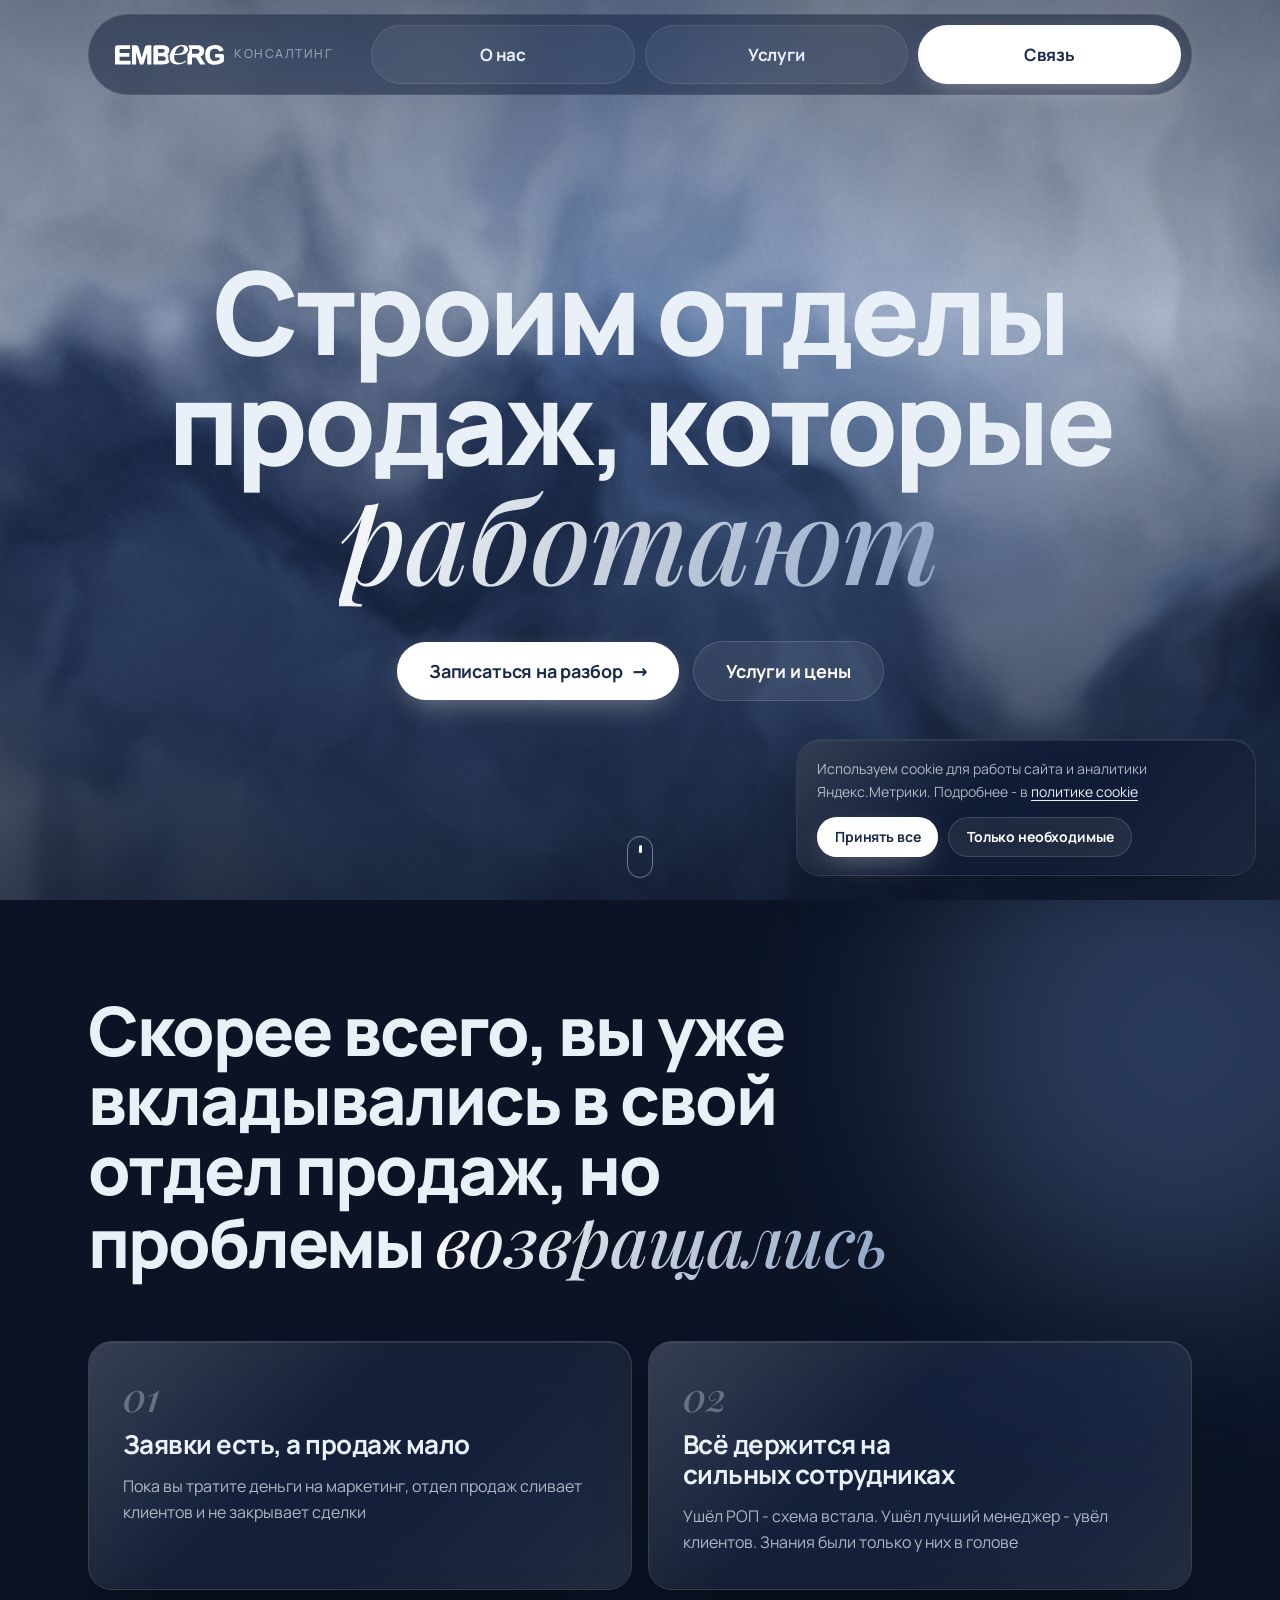
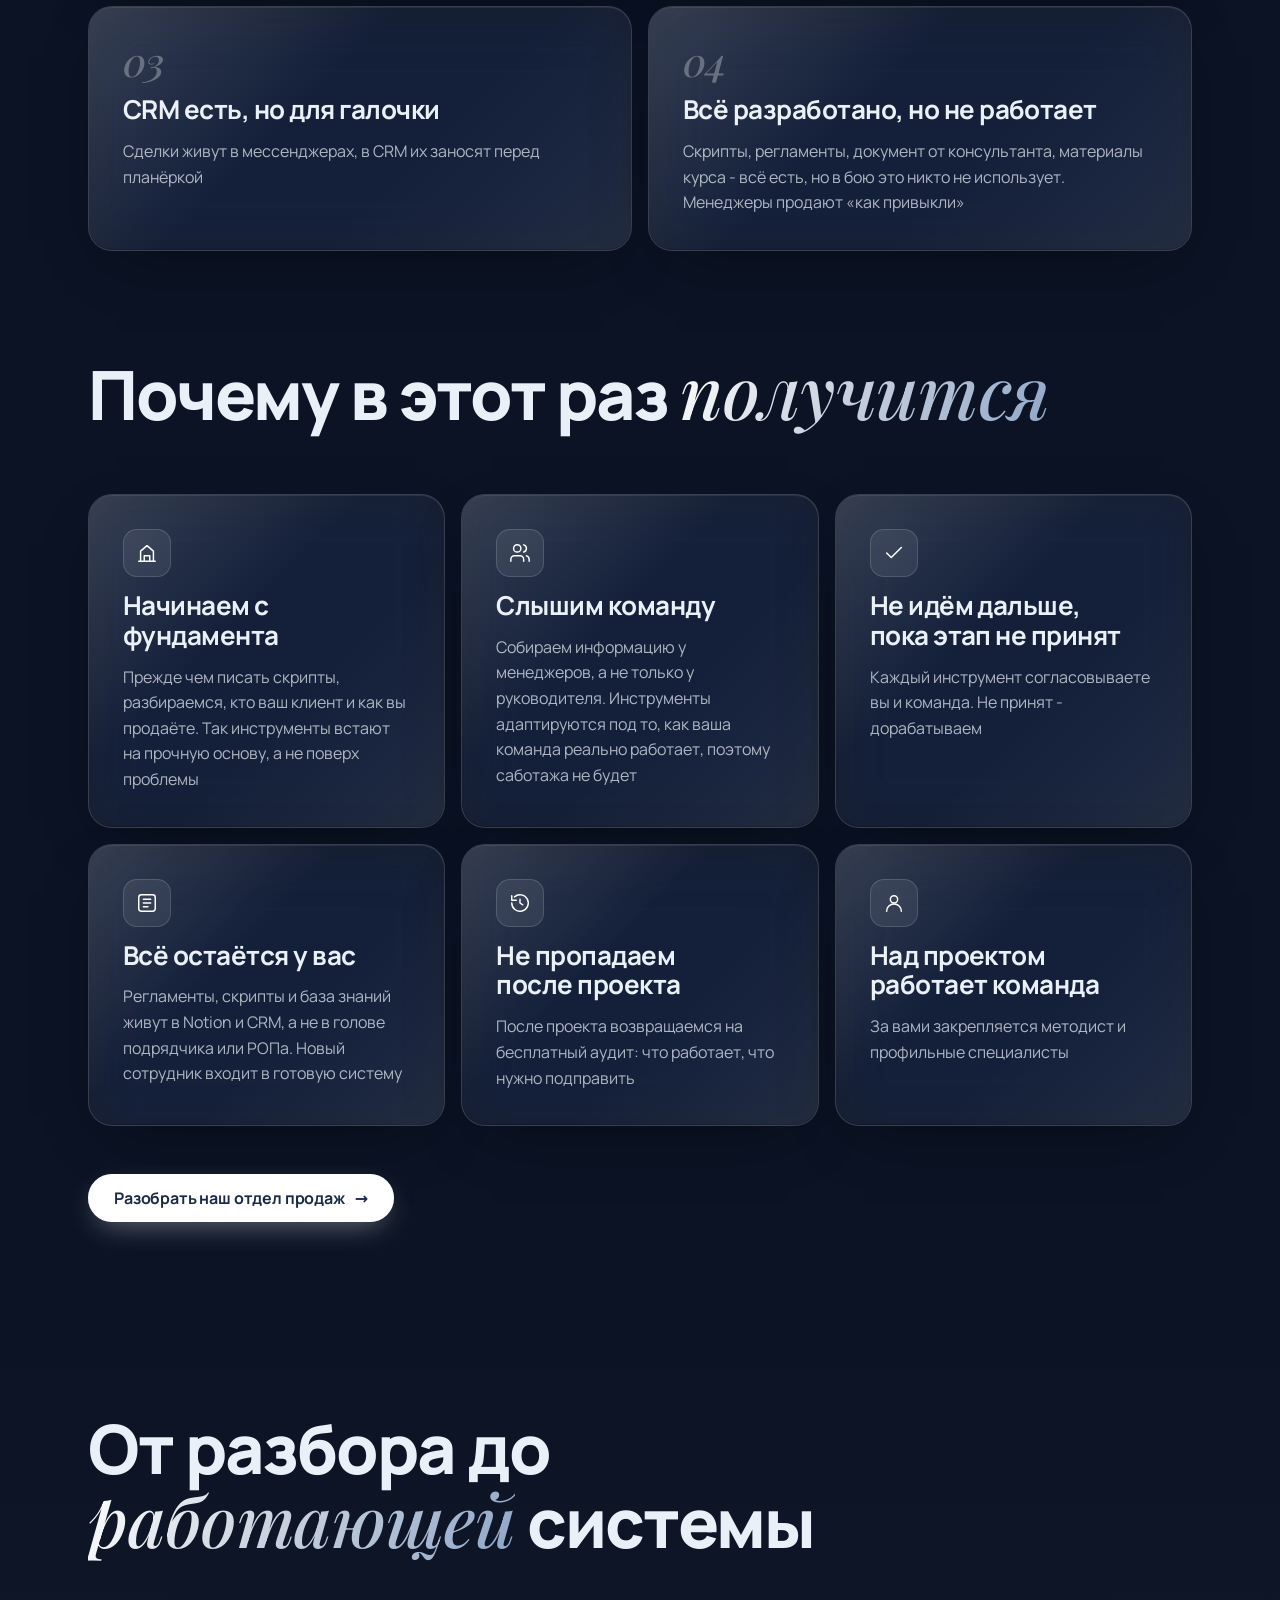
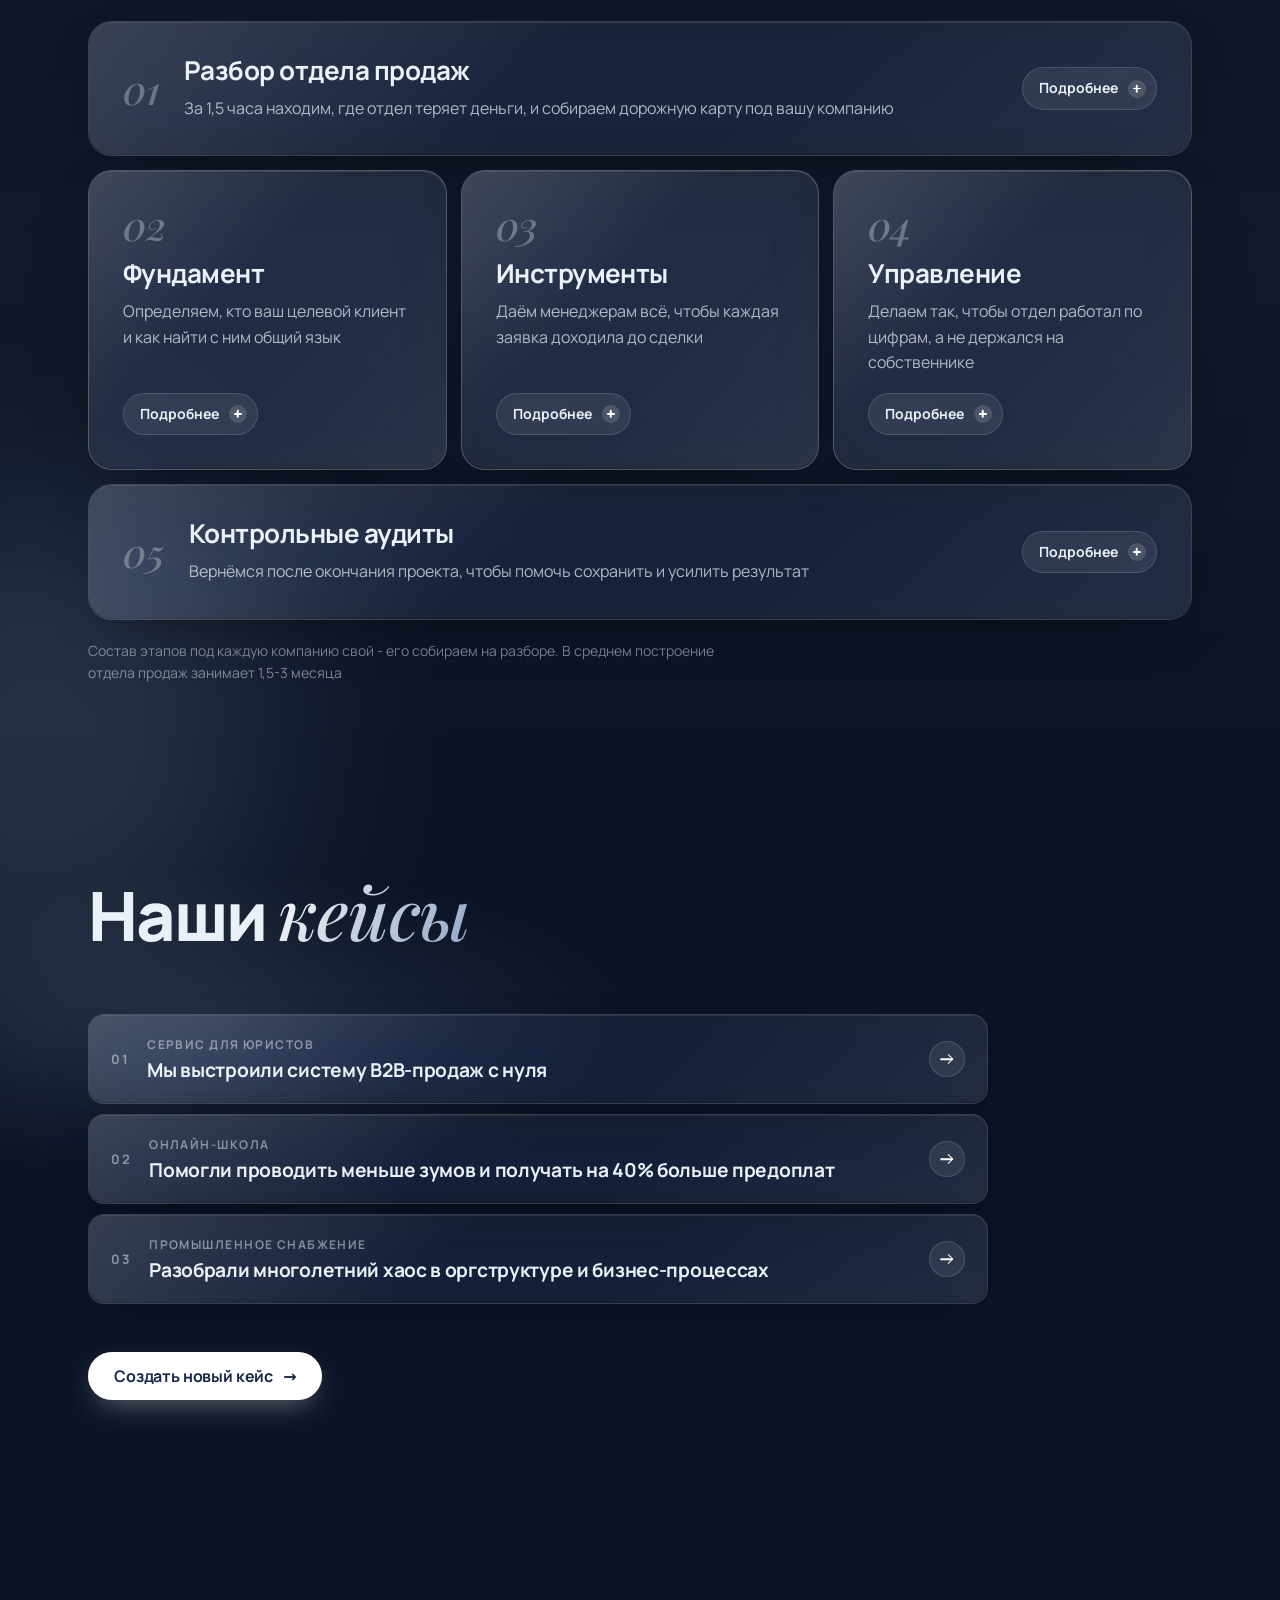
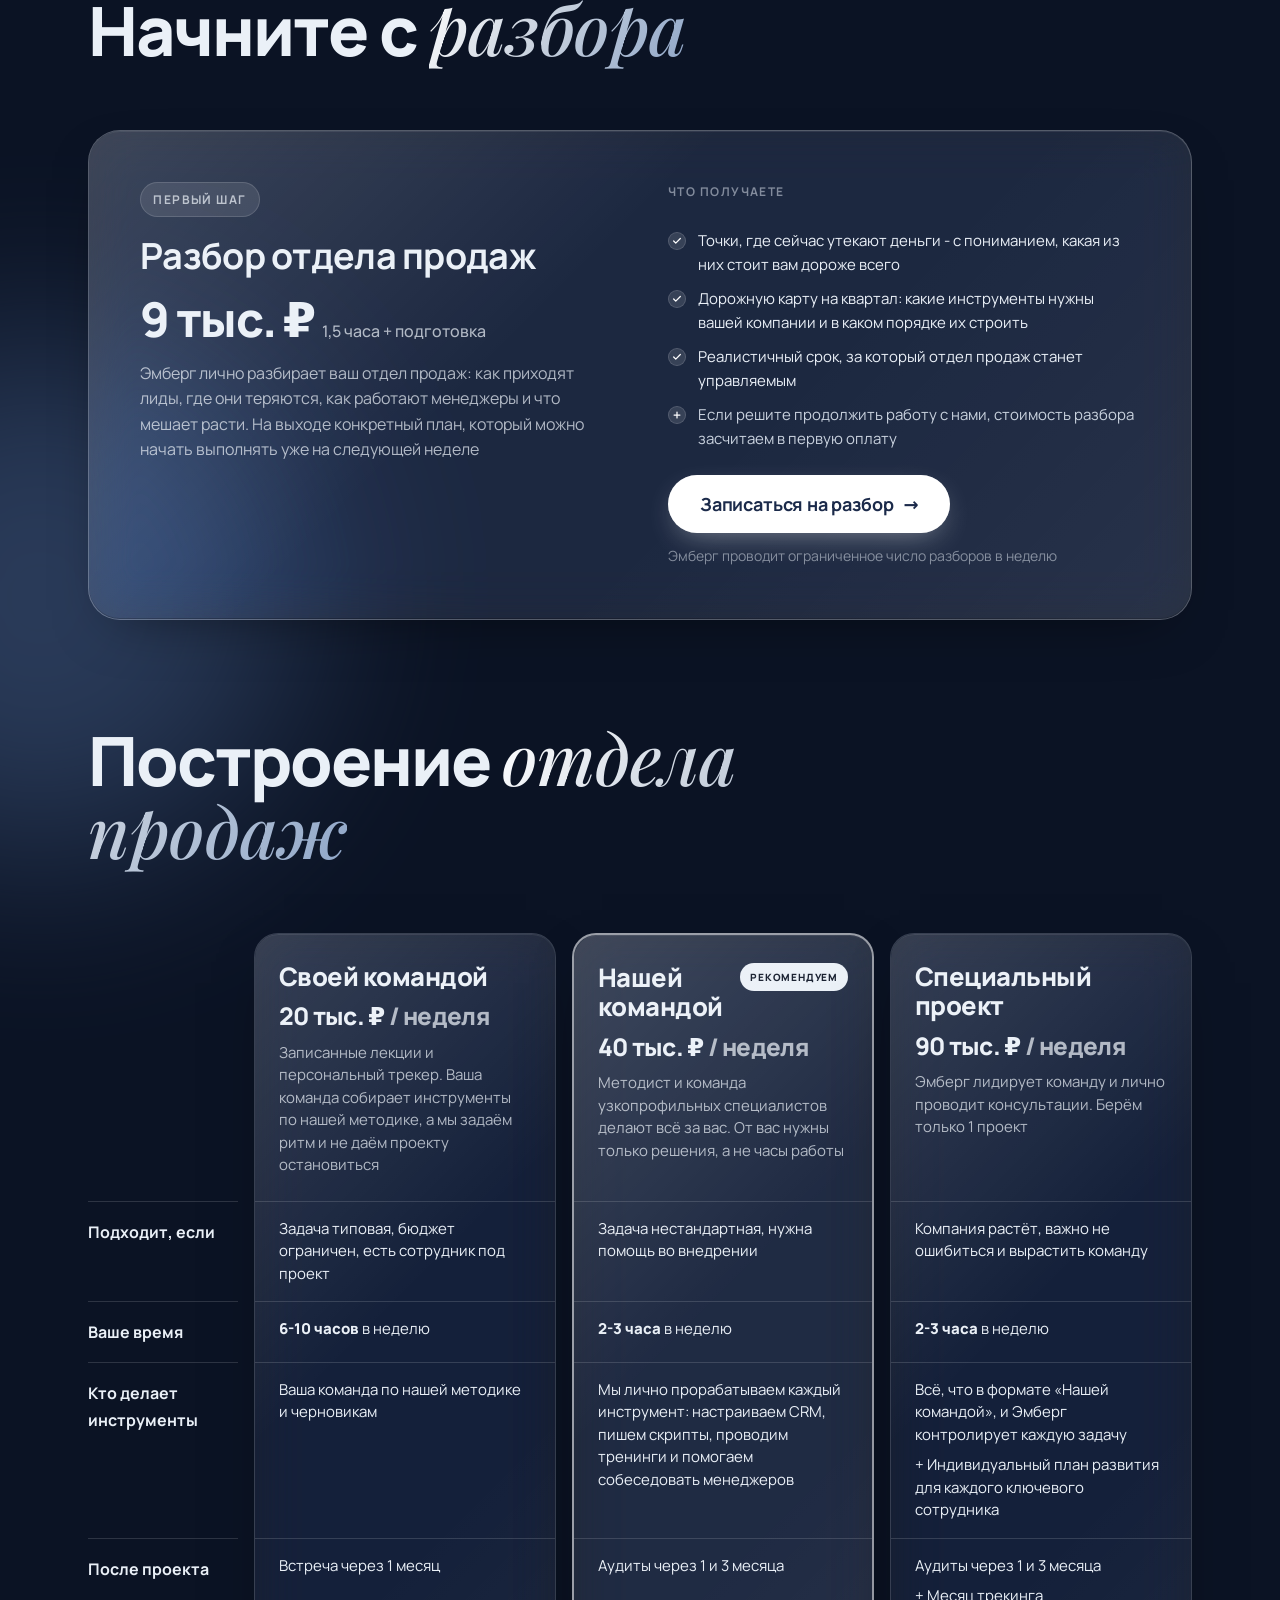
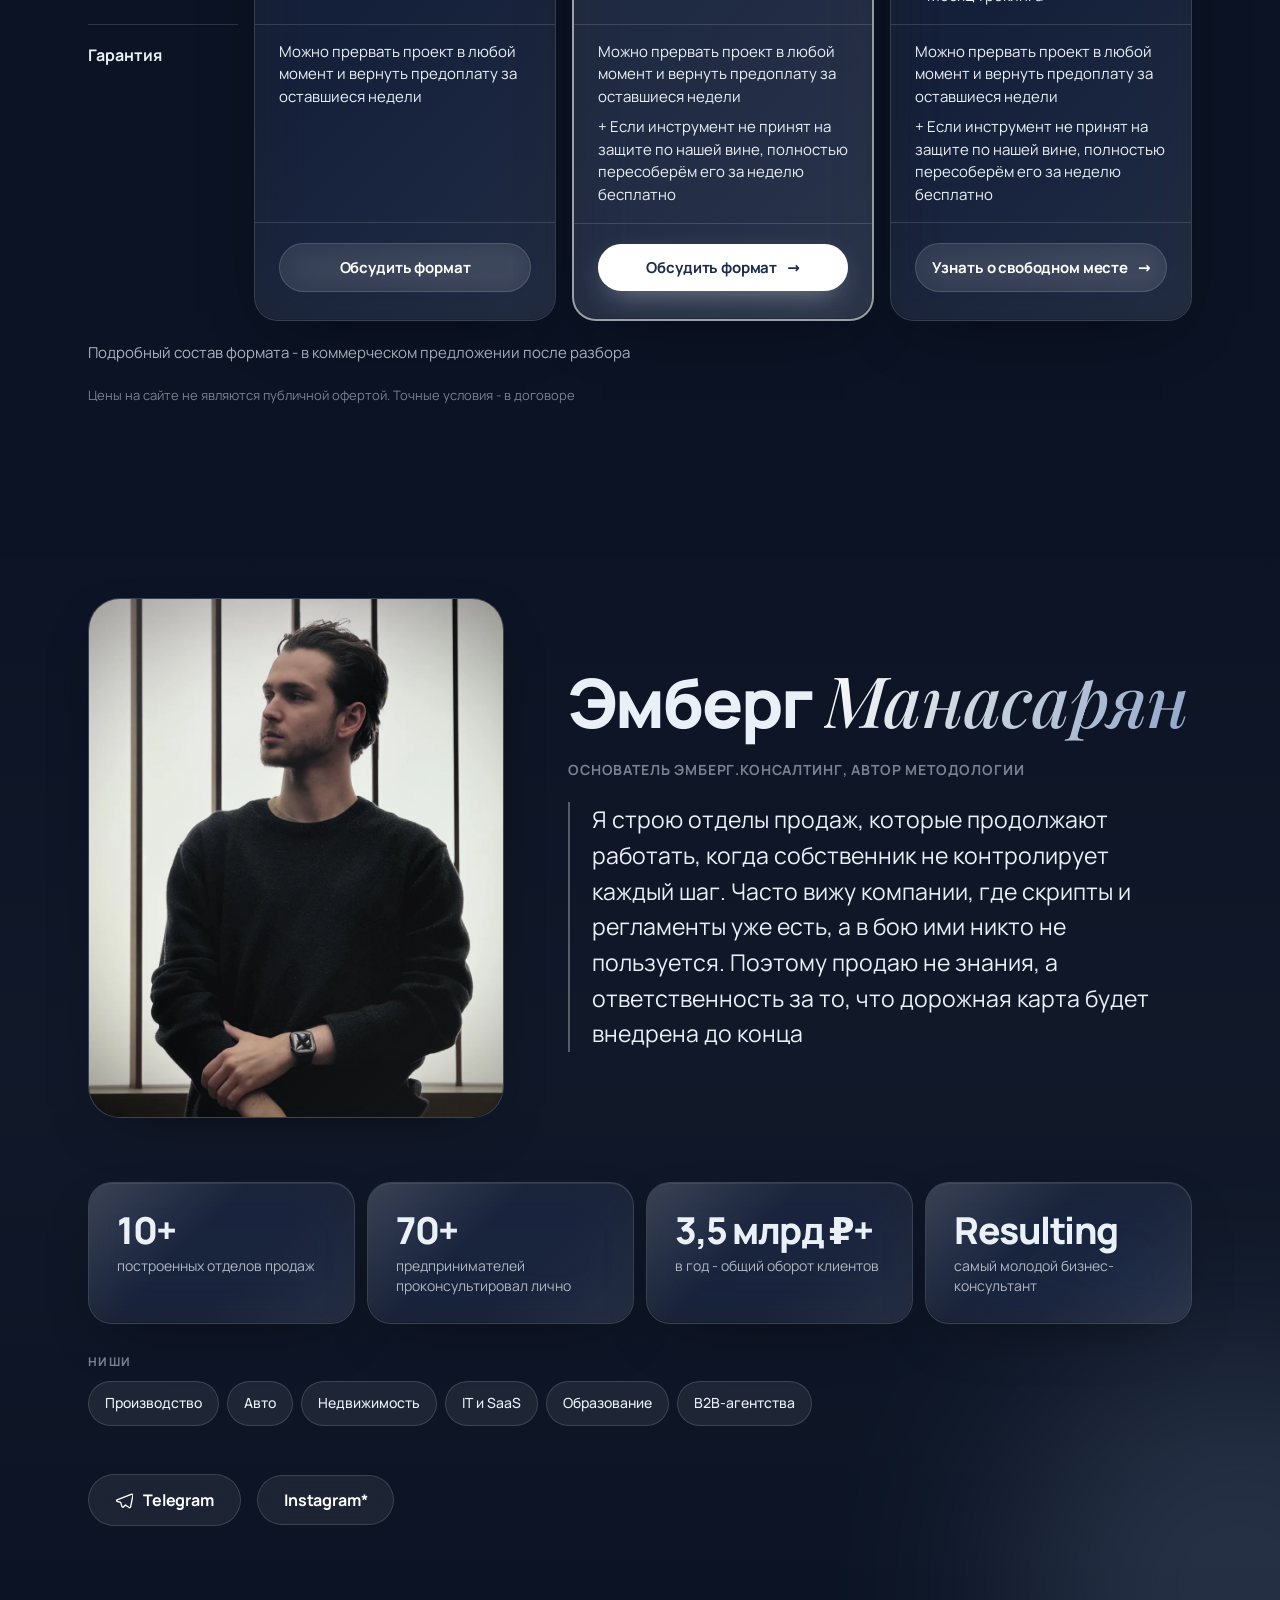
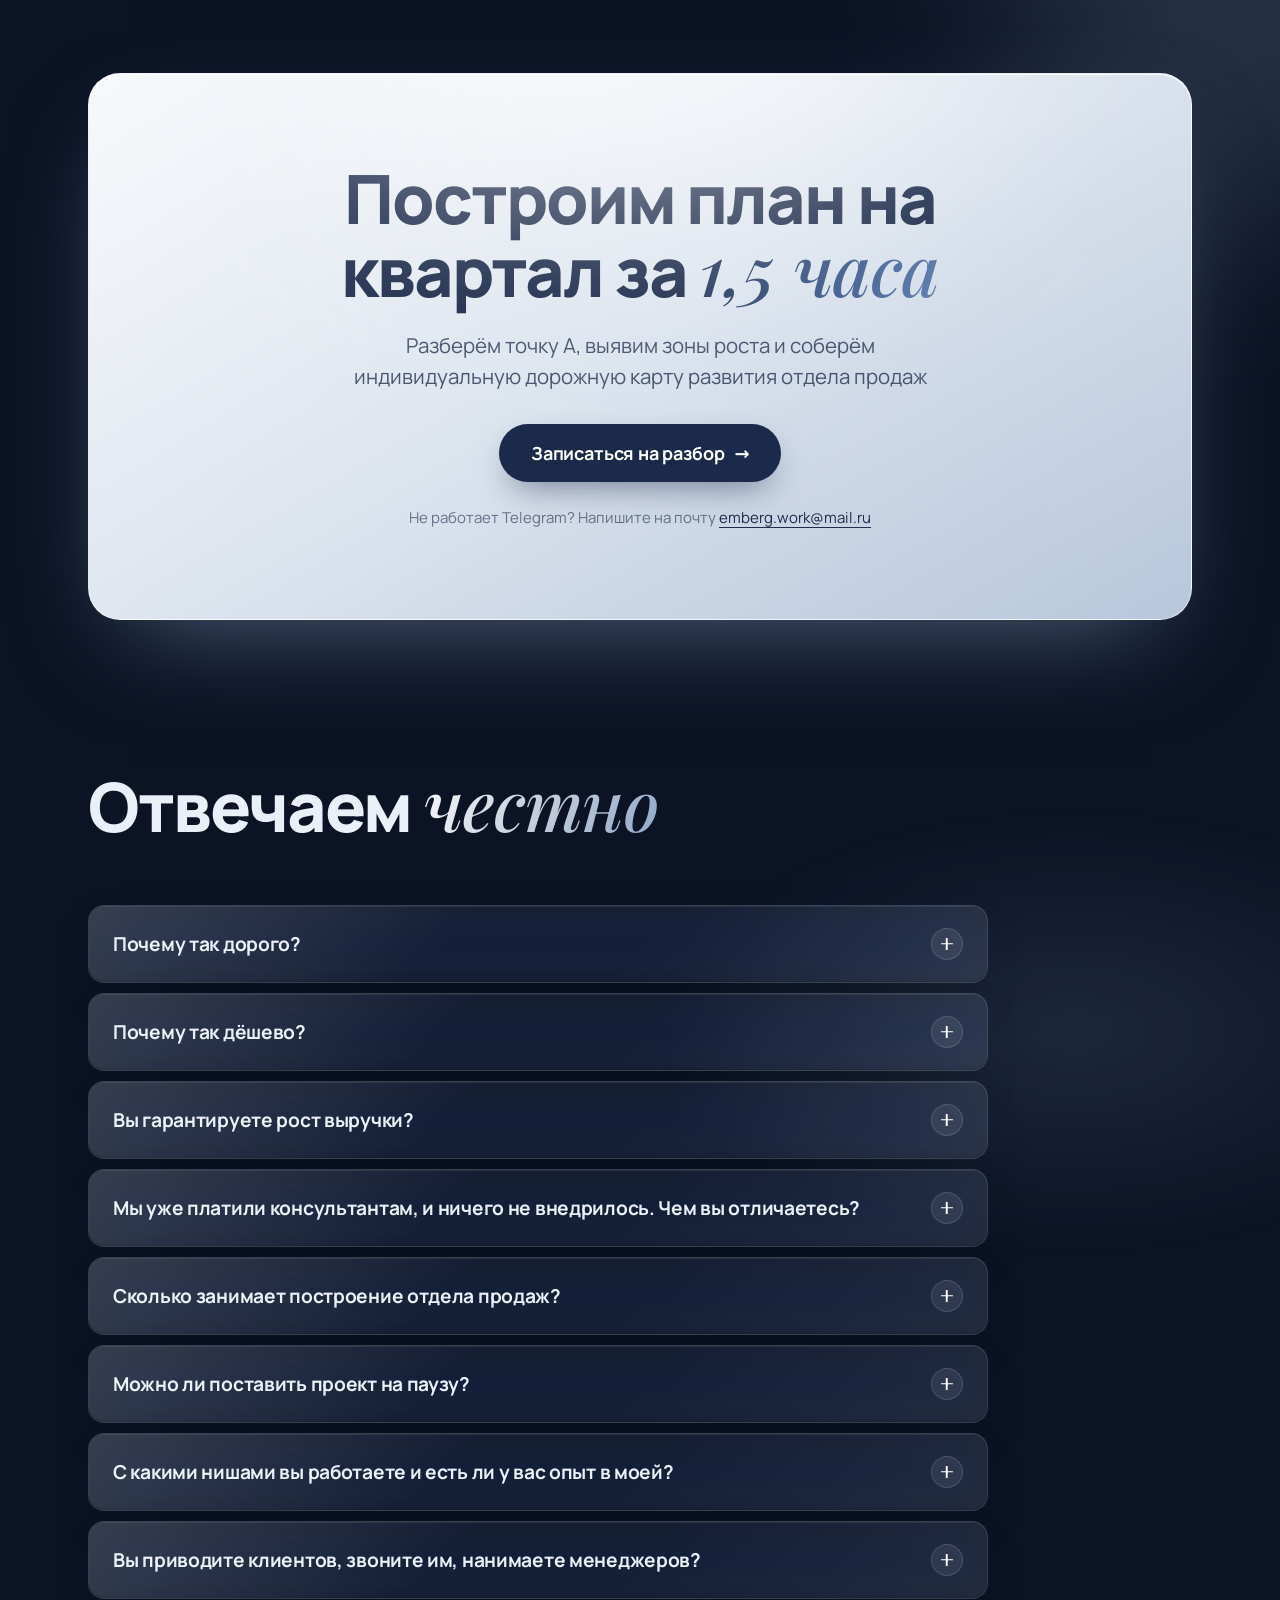
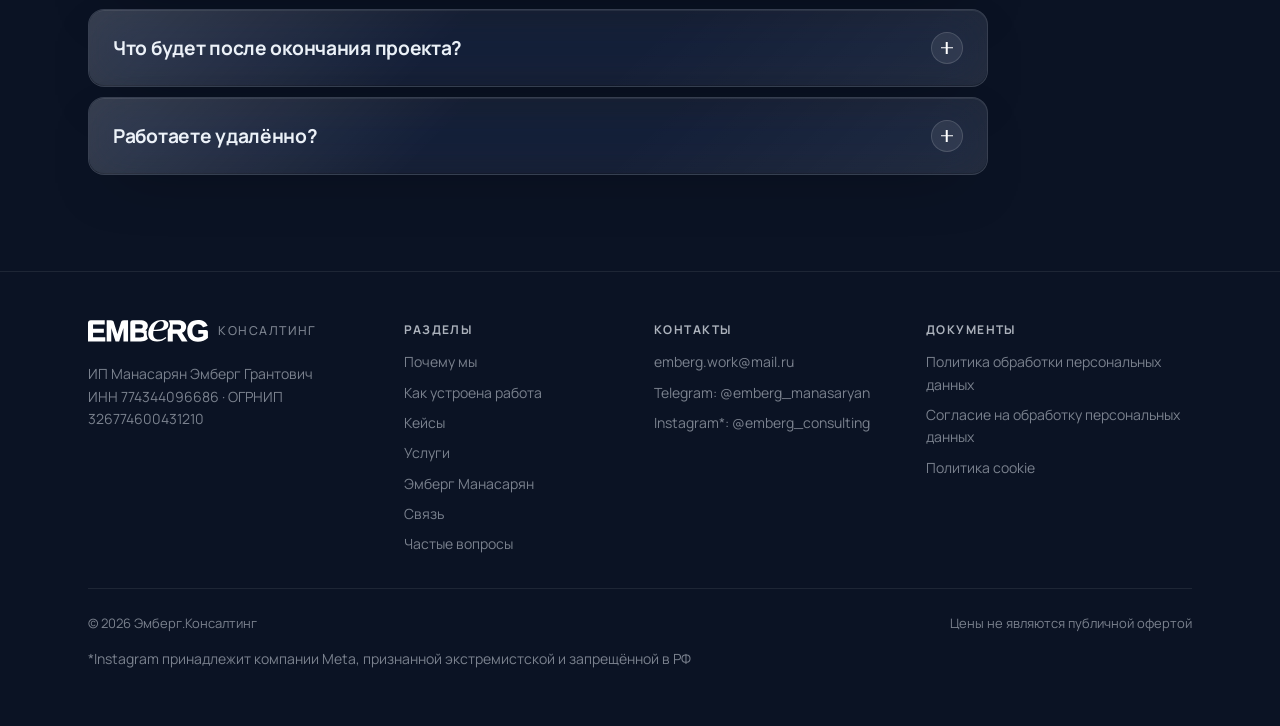
<file: index.html>
<!doctype html>
<html lang="ru">
<head>
<meta charset="utf-8">
<meta name="viewport" content="width=device-width, initial-scale=1">
<meta http-equiv="Content-Security-Policy" content="default-src 'self'; script-src 'self' 'sha256-Gn/jP7rIF29r02w7NnGlHGVRihGnfPKdiZudyc1jCOc=' https://mc.yandex.ru https://mc.yandex.com https://yastatic.net; style-src 'self' 'unsafe-inline'; font-src 'self' data:; img-src 'self' data: https://mc.yandex.ru https://mc.yandex.com https://*.yandex.ru; connect-src 'self' https://mc.yandex.ru https://mc.yandex.com wss://mc.yandex.ru wss://mc.yandex.com; frame-src blob: https://mc.yandex.ru https://mc.yandex.com; child-src blob: https://mc.yandex.ru https://mc.yandex.com; object-src 'none'; base-uri 'self'; form-action 'self'; upgrade-insecure-requests">
<meta name="referrer" content="strict-origin-when-cross-origin">
<meta name="robots" content="index, follow, max-image-preview:large">
<meta name="yandex-verification" content="fd379afa64ba20ae">
<meta name="msvalidate.01" content="61D21284D7699375FF0EA5A90B39DF2F">
<meta name="author" content="Эмберг Манасарян">
<title>Эмберг.Консалтинг - построение отделов продаж | Эмберг Манасарян</title>
<meta name="description" content="Эмберг.Консалтинг (Emberg Consulting) - агентство Эмберга Манасаряна. Строим отделы продаж под ключ: разбор и дорожная карта за 1,5 часа, регламенты, скрипты, CRM, управление по цифрам. Разбор - 9 тыс. ₽">
<link rel="canonical" href="https://emberg.consulting/">
<meta property="og:type" content="website">
<meta property="og:locale" content="ru_RU">
<meta property="og:site_name" content="Эмберг.Консалтинг">
<meta property="og:title" content="Эмберг.Консалтинг - строим отделы продаж, которые работают">
<meta property="og:description" content="Разберём ваш отдел продаж и соберём дорожную карту на квартал. Построение своей командой или нашей">
<meta property="og:url" content="https://emberg.consulting/">
<meta property="og:image" content="https://emberg.consulting/assets/img/og.jpg">
<meta property="og:image:width" content="1200">
<meta property="og:image:height" content="630">
<meta property="og:image:alt" content="Эмберг.Консалтинг - построение отделов продаж">
<meta name="twitter:card" content="summary_large_image">
<link rel="apple-touch-icon" href="assets/img/apple-touch-icon.png">
<meta name="theme-color" content="#0B1324">
<link rel="icon" href="assets/img/favicon.svg" type="image/svg+xml">
<link rel="stylesheet" href="assets/style.css?v=20">
<script>try{if(/[?&]font=2/.test(location.search)){document.documentElement.classList.add("font-v2");var l=document.createElement("link");l.rel="stylesheet";l.href="assets/fonts-v2.css?v=1";document.head.appendChild(l)}}catch(e){}</script>
<script type="application/ld+json">
{"@context":"https://schema.org","@graph":[{"@type":"WebSite","@id":"https://emberg.consulting/#website","url":"https://emberg.consulting/","name":"Эмберг.Консалтинг","alternateName":["Emberg Consulting","Эмберг Консалтинг","emberg.consulting"],"inLanguage":"ru-RU","publisher":{"@id":"https://emberg.consulting/#org"}},{"@type":"WebPage","@id":"https://emberg.consulting/#webpage","url":"https://emberg.consulting/","name":"Эмберг.Консалтинг - построение отделов продаж | Эмберг Манасарян","isPartOf":{"@id":"https://emberg.consulting/#website"},"about":{"@id":"https://emberg.consulting/#org"},"inLanguage":"ru-RU","dateModified":"2026-10-29"},{"@type":"ProfessionalService","@id":"https://emberg.consulting/#org","name":"Эмберг.Консалтинг","alternateName":["Emberg Consulting","Эмберг Консалтинг","emberg.consulting"],"legalName":"ИП Манасарян Эмберг Грантович","taxID":"774344096686","description":"Консалтинг по построению отделов продаж для малого и среднего бизнеса: разбор отдела продаж, дорожная карта, регламенты, скрипты, CRM и управление по цифрам","url":"https://emberg.consulting/","logo":"https://emberg.consulting/assets/img/logo.png","image":"https://emberg.consulting/assets/img/og.jpg","email":"emberg.work@mail.ru","founder":{"@id":"https://emberg.consulting/#person"},"areaServed":"RU","priceRange":"9 000-90 000 ₽","knowsAbout":["построение отдела продаж","скрипты продаж","регламенты отдела продаж","внедрение CRM","воронка продаж","мотивация менеджеров по продажам","найм менеджеров по продажам","управление отделом продаж"],"contactPoint":{"@type":"ContactPoint","contactType":"sales","url":"https://t.me/emberg_manasaryan","email":"emberg.work@mail.ru","availableLanguage":"ru"},"sameAs":["https://t.me/emberg_manasaryan","https://instagram.com/emberg_consulting"],"hasOfferCatalog":{"@type":"OfferCatalog","name":"Услуги по построению отдела продаж","itemListElement":[{"@type":"Offer","name":"Разбор отдела продаж","description":"Встреча 1,5 часа с Эмбергом Манасаряном: точка А, где теряются деньги, дорожная карта на квартал. Стоимость засчитывается в первую оплату при продолжении работы","price":9000,"priceCurrency":"RUB","url":"https://emberg.consulting/#services","availability":"https://schema.org/InStock","itemOffered":{"@type":"Service","@id":"https://emberg.consulting/#service-audit","name":"Разбор отдела продаж","serviceType":"Аудит отдела продаж","provider":{"@id":"https://emberg.consulting/#org"}}},{"@type":"Offer","name":"Построение отдела продаж своей командой","description":"Записанные лекции и персональный трекер, ваша команда собирает инструменты по методике","priceCurrency":"RUB","price":20000,"priceSpecification":{"@type":"UnitPriceSpecification","price":20000,"priceCurrency":"RUB","unitText":"неделя","referenceQuantity":{"@type":"QuantitativeValue","value":1,"unitCode":"WEE"}},"url":"https://emberg.consulting/#services","availability":"https://schema.org/InStock","itemOffered":{"@type":"Service","name":"Построение отдела продаж своей командой","serviceType":"Построение отдела продаж","provider":{"@id":"https://emberg.consulting/#org"}}},{"@type":"Offer","name":"Построение отдела продаж нашей командой","description":"Методист и профильные специалисты делают инструменты за вас: CRM, скрипты, регламенты, тренинги","priceCurrency":"RUB","price":40000,"priceSpecification":{"@type":"UnitPriceSpecification","price":40000,"priceCurrency":"RUB","unitText":"неделя","referenceQuantity":{"@type":"QuantitativeValue","value":1,"unitCode":"WEE"}},"url":"https://emberg.consulting/#services","availability":"https://schema.org/InStock","itemOffered":{"@type":"Service","name":"Построение отдела продаж нашей командой","serviceType":"Построение отдела продаж под ключ","provider":{"@id":"https://emberg.consulting/#org"}}},{"@type":"Offer","name":"Специальный проект","description":"Эмберг лично ведёт проект и команду, берём только 1 проект","priceCurrency":"RUB","price":90000,"priceSpecification":{"@type":"UnitPriceSpecification","price":90000,"priceCurrency":"RUB","unitText":"неделя","referenceQuantity":{"@type":"QuantitativeValue","value":1,"unitCode":"WEE"}},"url":"https://emberg.consulting/#services","availability":"https://schema.org/InStock","itemOffered":{"@type":"Service","name":"Специальный проект по построению отдела продаж","serviceType":"Построение отдела продаж под ключ","provider":{"@id":"https://emberg.consulting/#org"}}}]}},{"@type":"Person","@id":"https://emberg.consulting/#person","name":"Эмберг Манасарян","alternateName":["Emberg Manasaryan","Эмберг"],"jobTitle":"Основатель Эмберг.Консалтинг, автор методологии","url":"https://emberg.consulting/#about","image":"https://emberg.consulting/assets/img/emberg.webp","worksFor":{"@id":"https://emberg.consulting/#org"},"knowsAbout":["построение отдела продаж","управление продажами","управление отделом продаж","CRM","скрипты продаж","регламенты отдела продаж"],"sameAs":["https://t.me/emberg_manasaryan","https://instagram.com/emberg_consulting"],"givenName":"Эмберг","familyName":"Манасарян","description":"Основатель Эмберг.Консалтинг (Emberg Consulting), консультант по построению отделов продаж для малого и среднего бизнеса. Ранее - бизнес-консультант в Resulting"},{"@type":"FAQPage","@id":"https://emberg.consulting/#faq","mainEntity":[{"@type":"Question","name":"Почему так дорого?","acceptedAnswer":{"@type":"Answer","text":"Сравнивать стоит не с ценой курса, а с тем, во что обходится отдел продаж без системы: заявки, за которые вы уже заплатили маркетингу, уходят без сделки, а знания уходят вместе с сильными сотрудниками. Мы продаём не документ, а ответственность за то, что инструменты будут внедрены и приняты вашей командой\n\nРиск при этом на нашей стороне: прервать проект можно в любой момент и вернуть предоплату за оставшиеся недели. А если бюджет ограничен, начните с формата «Своей командой» за 20 тыс. ₽ в неделю"}},{"@type":"Question","name":"Почему так дёшево?","acceptedAnswer":{"@type":"Answer","text":"Наша цель - научить как можно больше компаний продавать экологично: без давления на клиента, выгорания менеджеров и зависимости от одного сильного продавца. Мы верим, что малый и средний бизнес растёт быстрее, когда у него есть понятная система продаж, и хотим, чтобы она была доступна не только крупным компаниям\n\nМетодику мы отработали на десятке отделов продаж, поэтому не изобретаем инструменты с нуля под каждого клиента, а адаптируем готовые решения под ваш бизнес. При этом качество не ниже, чем у частного консультанта, а за счёт насмотренности и работы команды - стабильнее"}},{"@type":"Question","name":"Вы гарантируете рост выручки?","acceptedAnswer":{"@type":"Answer","text":"Нет, и честно скажем почему: на выручку влияют рынок, маркетинг и ваши решения, а мы их не контролируем. Мы гарантируем другое: дорожная карта будет внедрена целиком. Каждый инструмент вы принимаете на защите. Если инструмент не принят по нашей вине, в форматах «Нашей командой» и «Специальный проект» полностью пересобираем его за неделю бесплатно"}},{"@type":"Question","name":"Мы уже платили консультантам, и ничего не внедрилось. Чем вы отличаетесь?","acceptedAnswer":{"@type":"Answer","text":"Обычно внедрение ломается в трёх местах: инструменты пишут без участия команды, после сдачи документа подрядчик уходит, а внутри не остаётся человека, который за них отвечает. Мы собираем фактуру у менеджеров, не идём дальше, пока этап не работает, и возвращаемся после проекта проверить, что прижилось"}},{"@type":"Question","name":"Сколько занимает построение отдела продаж?","acceptedAnswer":{"@type":"Answer","text":"В среднем 1,5-3 месяца. Точный срок называем после разбора: он зависит от того, что в отделе уже работает, а что придётся строить с нуля"}},{"@type":"Question","name":"Можно ли поставить проект на паузу?","acceptedAnswer":{"@type":"Answer","text":"Да. В формате «Своей командой» можно 1 раз за проект бесплатно взять паузу до 2 недель, в формате «Нашей командой» - 2 раза. В «Специальном проекте» условия паузы обсуждаем индивидуально. На время паузы условия работы сохраняются"}},{"@type":"Question","name":"С какими нишами вы работаете и есть ли у вас опыт в моей?","acceptedAnswer":{"@type":"Answer","text":"Мы работаем с компаниями, где продажа идёт через звонок, встречу или переписку и в отделе есть хотя бы один менеджер. У нас уже есть опыт в производстве и дистрибуции, недвижимости, экспорте авто, IT, онлайн-образовании, B2B-услугах, туризме, розничной торговле и других нишах. Не берём в работу компании, где клиент выбирает только по цене, наличию и срокам\n\nЕсли вашей ниши нет в списке, это не проблема. Отдел продаж в стоматологии и на производстве устроен одинаково: заявка, квалификация, встреча, дожим, повторная продажа. Специфику вашего рынка мы собираем на разборе и в начале построения - интервьюируем вас, менеджеров и клиентов. Поэтому инструменты строятся под ваш бизнес, а не по шаблону"}},{"@type":"Question","name":"Вы приводите клиентов, звоните им, нанимаете менеджеров?","acceptedAnswer":{"@type":"Answer","text":"Нет, мы не продаём за вас: не звоним вашим клиентам, не ведём переписку и не запускаем рекламу. Мы строим систему, в которой это делает ваша команда, и отвечаем за то, что происходит после заявки. Если лидов не хватает, подключаем партнёров по маркетингу или помогаем настроить исходящие продажи силами ваших менеджеров\n\nС наймом то же самое: мы пишем профили должностей, мотивацию и воронку найма, а при необходимости подключаем рекрутера. Так новые люди приходят в готовую систему и быстрее начинают продавать"}},{"@type":"Question","name":"Что будет после окончания проекта?","acceptedAnswer":{"@type":"Answer","text":"У вас остаются регламенты, скрипты и база знаний в Notion и CRM. Они не зависят от конкретных людей. После проекта мы бесплатно возвращаемся на контрольный аудит через 1 месяц, а в форматах «Нашей командой» и «Специальный проект» - ещё и через 3 месяца. Проверяем, что работает, и при необходимости дорабатываем"}},{"@type":"Question","name":"Работаете удалённо?","acceptedAnswer":{"@type":"Answer","text":"Да, все встречи проходят в Zoom"}}]}]}
</script>
</head>
<body>

<header class="header">
  <div class="container">
    <div class="header-inner">
      <a href="#top" class="wordmark" aria-label="Эмберг.Консалтинг - на главную"><img class="logo" src="assets/img/logo.svg" alt="Эмберг.Консалтинг (Emberg Consulting)" width="350" height="64"><span class="sub">консалтинг</span></a>
      <nav class="nav" aria-label="Разделы">
        <a href="#why">О нас</a>
        <a href="#services">Услуги</a>
        <a class="nav-cta" data-cta="C20" href="https://t.me/emberg_manasaryan">Связь</a>
      </nav>
      <button class="burger" aria-label="Меню" aria-expanded="false"><span></span><span></span><span></span></button>
    </div>
  </div>
</header>

<div class="mobile-menu" aria-label="Мобильное меню">
  <div>
    <a class="item" href="#why">О нас</a>
    <a class="item" href="#services">Услуги</a>
    <a class="item" data-cta="C21" href="https://t.me/emberg_manasaryan">Связь</a>
  </div>
  <a class="btn btn-primary" data-cta="C01" href="https://t.me/emberg_manasaryan">Записаться на разбор</a>
</div>

<main id="top">

<!-- Первый экран -->
<section class="hero hero-center">
  <div class="hero-fallback"></div>
  <canvas class="hero-canvas" aria-hidden="true"></canvas>
  <div class="hero-grain"></div>
  <div class="hero-vignette"></div>
  <div class="container">
    <div class="hero-copy">
      <h1 class="h-display reveal d2">Строим отделы продаж, которые <span class="accent">работают</span></h1>
      <div class="hero-actions reveal d3">
        <a class="btn btn-primary btn-lg" data-cta="C02" href="https://t.me/emberg_manasaryan">Записаться на разбор <span class="arr">→</span></a>
        <a class="btn btn-glass btn-lg" href="#services">Услуги и цены</a>
      </div>
    </div>
  </div>
  <div class="scroll-cue" aria-hidden="true"></div>
</section>

<!-- Почему мы -->
<section class="section" id="why">
  <div class="orb orb-a"></div>
  <div class="container">
    <div class="section-head reveal">
      <h2 class="h-section">Скорее всего, вы уже вкладывались в свой отдел продаж, но проблемы <span class="accent">возвращались</span></h2>
    </div>
    <div class="grid grid-2 reveal-stagger">
      <article class="card glass glass-hover"><span class="card-num">01</span><h3 class="h-card">Заявки есть, а продаж мало</h3><p>Пока вы тратите деньги на маркетинг, отдел продаж сливает клиентов и не закрывает сделки</p></article>
      <article class="card glass glass-hover"><span class="card-num">02</span><h3 class="h-card">Всё держится на сильных сотрудниках</h3><p>Ушёл РОП - схема встала. Ушёл лучший менеджер - увёл клиентов. Знания были только у них в голове</p></article>
      <article class="card glass glass-hover"><span class="card-num">03</span><h3 class="h-card">CRM есть, но для галочки</h3><p>Сделки живут в мессенджерах, в CRM их заносят перед планёркой</p></article>
      <article class="card glass glass-hover"><span class="card-num">04</span><h3 class="h-card">Всё разработано, но не работает</h3><p>Скрипты, регламенты, документ от консультанта, материалы курса - всё есть, но в бою это никто не использует. Менеджеры продают «как привыкли»</p></article>
    </div>

    <h2 class="h-section subhead reveal">Почему в этот раз <span class="accent">получится</span></h2>
    <div class="grid grid-3 reveal-stagger">
      <article class="card glass glass-hover"><div class="card-icon"><svg viewBox="0 0 24 24"><path d="M3 21h18M5 21V10l7-6 7 6v11"/><path d="M9 21v-6h6v6"/></svg></div><h3 class="h-card">Начинаем с фундамента</h3><p>Прежде чем писать скрипты, разбираемся, кто ваш клиент и как вы продаёте. Так инструменты встают на прочную основу, а не поверх проблемы</p></article>
      <article class="card glass glass-hover"><div class="card-icon"><svg viewBox="0 0 24 24"><path d="M16 21v-2a4 4 0 0 0-4-4H6a4 4 0 0 0-4 4v2"/><circle cx="9" cy="7" r="4"/><path d="M22 21v-2a4 4 0 0 0-3-3.87M16 3.13a4 4 0 0 1 0 7.75"/></svg></div><h3 class="h-card">Слышим команду</h3><p>Собираем информацию у менеджеров, а не только у руководителя. Инструменты адаптируются под то, как ваша команда реально работает, поэтому саботажа не будет</p></article>
      <article class="card glass glass-hover"><div class="card-icon"><svg viewBox="0 0 24 24"><path d="M20 6 9 17l-5-5"/></svg></div><h3 class="h-card">Не идём дальше, пока этап не принят</h3><p>Каждый инструмент согласовываете вы и команда. Не принят - дорабатываем</p></article>
      <article class="card glass glass-hover"><div class="card-icon"><svg viewBox="0 0 24 24"><rect x="3" y="3" width="18" height="18" rx="3"/><path d="M8 8h8M8 12h8M8 16h5"/></svg></div><h3 class="h-card">Всё остаётся у вас</h3><p>Регламенты, скрипты и база знаний живут в Notion и CRM, а не в голове подрядчика или РОПа. Новый сотрудник входит в готовую систему</p></article>
      <article class="card glass glass-hover"><div class="card-icon"><svg viewBox="0 0 24 24"><path d="M3 12a9 9 0 1 0 3-6.7"/><path d="M3 4v5h5"/><path d="M12 8v4l3 2"/></svg></div><h3 class="h-card">Не пропадаем после проекта</h3><p>После проекта возвращаемся на бесплатный аудит: что работает, что нужно подправить</p></article>
      <article class="card glass glass-hover"><div class="card-icon"><svg viewBox="0 0 24 24"><circle cx="12" cy="8" r="4"/><path d="M4 21a8 8 0 0 1 16 0"/></svg></div><h3 class="h-card">Над проектом работает команда</h3><p>За вами закрепляется методист и профильные специалисты</p></article>
    </div>
    <div class="cta-row reveal"><a class="btn btn-primary" data-cta="C04" href="https://t.me/emberg_manasaryan">Разобрать наш отдел продаж <span class="arr">→</span></a></div>
  </div>
</section>

<!-- Как устроена работа -->
<section class="section section-alt" id="how">
  <div class="orb orb-b"></div>
  <div class="container">
    <div class="section-head reveal">
      <h2 class="h-section">От разбора до <span class="accent">работающей</span> системы</h2>
    </div>
    <div class="steps reveal-stagger">
      <div class="step step-full glass glass-hover" data-stage="1" tabindex="0" role="button" aria-haspopup="dialog" aria-label="Разбор отдела продаж - подробнее">
        <span class="card-num">01</span>
        <div class="step-body"><h3 class="h-card">Разбор отдела продаж</h3><p>За 1,5 часа находим, где отдел теряет деньги, и собираем дорожную карту под вашу компанию</p></div>
        <span class="step-more" aria-hidden="true">Подробнее<i></i></span>
      </div>
      <div class="step step-main glass glass-hover" data-stage="2" tabindex="0" role="button" aria-haspopup="dialog" aria-label="Фундамент - подробнее">
        <span class="card-num">02</span>
        <div class="step-body"><h3 class="h-card">Фундамент</h3><p>Определяем, кто ваш целевой клиент и как найти с ним общий язык</p></div>
        <span class="step-more" aria-hidden="true">Подробнее<i></i></span>
      </div>
      <div class="step step-main glass glass-hover" data-stage="3" tabindex="0" role="button" aria-haspopup="dialog" aria-label="Инструменты - подробнее">
        <span class="card-num">03</span>
        <div class="step-body"><h3 class="h-card">Инструменты</h3><p>Даём менеджерам всё, чтобы каждая заявка доходила до сделки</p></div>
        <span class="step-more" aria-hidden="true">Подробнее<i></i></span>
      </div>
      <div class="step step-main glass glass-hover" data-stage="4" tabindex="0" role="button" aria-haspopup="dialog" aria-label="Управление - подробнее">
        <span class="card-num">04</span>
        <div class="step-body"><h3 class="h-card">Управление</h3><p>Делаем так, чтобы отдел работал по цифрам, а не держался на собственнике</p></div>
        <span class="step-more" aria-hidden="true">Подробнее<i></i></span>
      </div>
      <div class="step step-full glass glass-hover" data-stage="5" tabindex="0" role="button" aria-haspopup="dialog" aria-label="Контрольные аудиты - подробнее">
        <span class="card-num">05</span>
        <div class="step-body"><h3 class="h-card">Контрольные аудиты</h3><p>Вернёмся после окончания проекта, чтобы помочь сохранить и усилить результат</p></div>
        <span class="step-more" aria-hidden="true">Подробнее<i></i></span>
      </div>
    </div>
    <template id="stage-1"><span class="card-num">01</span><h3 class="h-card">Разбор отдела продаж</h3><p class="stage-lbl">До встречи</p><p>Вы заполняете короткий бриф - около 20 минут - и присылаете основные цифры: выручку, заявки, продажи, источники клиентов</p><p class="stage-lbl">На встрече Эмберг лично</p><ul><li>Сверяет вашу точку А и считает, сколько денег вы сейчас недополучаете</li><li>Вместе с вами проходит дорожную карту: что уже работает, что нужно поправить, а что строить с нуля</li><li>Помогает выбрать 3 приоритета, которые дадут больше всего денег</li><li>Отвечает на ваши главные вопросы по продажам</li><li>Называет срок и стоимость построения</li></ul><p class="stage-lbl">После встречи</p><p>В течение 2 часов присылаем дорожную карту и резюме. Они остаются у вас, даже если вы решите не продолжать</p><p class="stage-note">Ход встречи подстраиваем под ваш запрос - главный вопрос вы называете в брифе</p></template>
    <template id="stage-2"><span class="card-num">02</span><h3 class="h-card">Фундамент</h3><ul><li>Замер точки А - цифры, с которыми будем сравнивать результат</li><li>CustDev - интервью с вашими клиентами: почему покупают и почему уходят</li><li>Позиционирование и отличия от конкурентов</li><li>Портрет идеального клиента и сегментация базы</li><li>Путь клиента и воронки продаж</li><li>Целевая структура отдела - кто за что отвечает и кого нанимать</li><li>Ключевые бизнес-процессы</li><li>Юнит-экономика и план продаж, разложенный до ежедневных действий менеджера</li></ul><p class="stage-note">Это примерный состав этапа. Для каждой компании мы собираем свою дорожную карту - на разборе</p></template>
    <template id="stage-3"><span class="card-num">03</span><h3 class="h-card">Инструменты</h3><ul><li>Система работы с лидами: входящие, исходящие, отказники, допродажи</li><li>Техзадание на CRM, её настройка и интеграция каналов</li><li>Скрипты, ответы на возражения и FAQ</li><li>Сценарий встречи продажи и шаблон КП</li><li>Касания и цепочки дожима</li><li>База знаний отдела</li></ul><p class="stage-note">Это примерный состав этапа. Для каждой компании мы собираем свою дорожную карту - на разборе</p></template>
    <template id="stage-4"><span class="card-num">04</span><h3 class="h-card">Управление</h3><ul><li>Профили должностей и мотивация с привязкой к марже</li><li>Регламенты менеджеров</li><li>Ежедневный план-факт - проседание видно за неделю</li><li>Дашборд собственника с данными из CRM</li><li>Ритм планёрок и разборов</li><li>Профиль РОПа и план его ввода</li><li>Тренинг команды по скриптам и продукту</li></ul><p class="stage-note">Это примерный состав этапа. Для каждой компании мы собираем свою дорожную карту - на разборе</p></template>
    <template id="stage-5"><span class="card-num">05</span><h3 class="h-card">Контрольные аудиты</h3><div class="stage-group"><span class="tag">Своей командой</span><p class="stage-when">1 встреча через месяц после проекта</p><ul><li>Сверяем цифры с точкой А</li><li>Консультируем по вашим вопросам</li><li>Даём рекомендации, что усилить дальше</li></ul></div><div class="stage-group"><span class="tag">Нашей командой · Специальный проект</span><p class="stage-when">Встречи через 1 и 3 месяца после проекта</p><ul><li>Всё, что в формате «Своей командой»</li><li>Расширенный аудит: смотрим записи встреч и переписки менеджеров</li><li>После встречи сами вносим правки в инструменты</li></ul></div></template>
    <p class="small reveal" style="margin-top:20px;max-width:70ch">Состав этапов под каждую компанию свой - его собираем на разборе. В среднем построение отдела продаж занимает 1,5-3 месяца</p>
  </div>
</section>

<!-- Кейсы -->
<section class="section section-light" id="stories">
  <div class="container">
    <div class="section-head reveal">
      <h2 class="h-section">Наши <span class="accent">кейсы</span></h2>
    </div>
    <div class="stories reveal-stagger">
      <button type="button" class="story-row glass" data-story="1" aria-haspopup="dialog"><span class="story-num">01</span><span class="story-txt"><span class="story-niche">Сервис для юристов</span><span class="story-title">Мы выстроили систему B2B-продаж с нуля</span></span><span class="story-arr" aria-hidden="true"></span></button>
      <button type="button" class="story-row glass" data-story="2" aria-haspopup="dialog"><span class="story-num">02</span><span class="story-txt"><span class="story-niche">Онлайн-школа</span><span class="story-title">Помогли проводить меньше зумов и получать на 40% больше предоплат</span></span><span class="story-arr" aria-hidden="true"></span></button>
      <button type="button" class="story-row glass" data-story="3" aria-haspopup="dialog"><span class="story-num">03</span><span class="story-txt"><span class="story-niche">Промышленное снабжение</span><span class="story-title">Разобрали многолетний хаос в оргструктуре и бизнес-процессах</span></span><span class="story-arr" aria-hidden="true"></span></button>
    </div>
    <div class="cta-row reveal"><a class="btn btn-primary" data-cta="C18" href="https://t.me/emberg_manasaryan">Создать новый кейс <span class="arr">→</span></a></div>
    <template id="story-1"><p class="story-eyebrow">Кейс 01 · Сервис для юристов</p><h3 class="story-h">Мы выстроили систему B2B-продаж с нуля</h3><dl class="story-facts"><div><dt>Кто</dt><dd>Стартап, ИИ-система для юристов, B2B-подписка</dd></div><div><dt>Менеджеров</dt><dd>0, продаёт сам основатель</dd></div><div><dt>Выручка</dt><dd>0 ₽ / год</dd></div></dl><div class="story-task"><p class="stage-lbl">Задача</p><p>Превратить бесплатный тест в оплату и снять продажи с основателя</p></div><div class="story-ab"><div class="story-col story-col-was"><p class="stage-lbl">Было</p><ul><li>Одна продажа за всё время</li><li>До бесплатного теста доходили почти все, до оплаты - почти никто</li><li>95% продаж на основателе, учёт сделок - папки со скриншотами</li></ul></div><div class="story-arrow"><span class="story-arrow-term"><span class="sr">Срок проекта: </span>7 недель</span><span class="story-arrow-line" aria-hidden="true"></span></div><div class="story-col story-col-got"><p class="stage-lbl">Стало</p><ul><li>Тест заканчивается встречей с решением, а не тишиной: несколько недель подряд основатель идёт на итоговые встречи с хорошей обратной связью</li><li>Продажи разделены: основатель ведёт 10-15 крупных клиентов, средних - менеджер</li><li>Тёплым клиентам тест запускают сразу через чат, без ожидания отдельной встречи</li><li>Сделки ведутся в таблице по этапам со следующим шагом и контактным лицом вместо скриншотов</li><li>КП собирается с разбивкой цены, блоком безопасности и планом внедрения</li></ul></div></div><div class="story-did"><p class="stage-lbl">Что сделали</p><ol><li>Пересобрали тестовый период: цель теста, критерии успеха, промежуточный созвон и итоговая встреча с тем, кто принимает решение</li><li>Ввели правило фиксировать дату итоговой встречи ещё на демо - основатель применил его в тот же день</li><li>Собрали 3 воронки (новые клиенты, продления, отказники) и скрипты на каждый этап сделки</li><li>Выстроили систему работы с лидами из 7 каналов, включая исходящий трафик и партнёрскую программу</li><li>Провели аудит КП и дали новую структуру на 2-3 страницы</li></ol></div></template>
    <template id="story-2"><p class="story-eyebrow">Кейс 02 · Онлайн-школа</p><h3 class="story-h">Помогли проводить меньше зумов и получать на 40% больше предоплат</h3><dl class="story-facts"><div><dt>Кто</dt><dd>Онлайн-образование, B2C</dd></div><div><dt>Менеджеров</dt><dd>3 менеджера + 1 менеджер на переписке</dd></div><div><dt>Выручка</dt><dd>45 млн ₽ / год</dd></div></dl><div class="story-task"><p class="stage-lbl">Задача</p><p>Довести до звонка больше заявок и сделать так, чтобы отдел работал без микроконтроля руководителя</p></div><div class="story-ab"><div class="story-col story-col-was"><p class="stage-lbl">Было</p><ul><li>До звонка доходило 46% заявок: в июне из 138 лидов - 64 звонка</li><li>Все менеджеры совмещали продажи с основной работой, ближайший слот для клиента - через 2-3 дня</li><li>В переписке менеджеры отвечали до суток, дожимал клиентов в основном руководитель</li></ul></div><div class="story-arrow"><span class="story-arrow-term"><span class="sr">Срок проекта: </span>6 недель</span><span class="story-arrow-line" aria-hidden="true"></span></div><div class="story-col story-col-got"><p class="stage-lbl">Стало</p><ul><li>Дожим снят с руководителя: его ведёт чатер, первые клиенты после передачи оплатили через 1-2 дня без единого касания</li><li>Процент менеджера с продажи снизился с 5-9% до 3,5-4%</li><li>Чатер отсекает нецелевых до звонка - менеджеры тратят время только на тех, кто может купить</li><li>Запись на слот автоматически двигает сделку в CRM, лишние поля убраны</li></ul></div></div><div class="story-did"><p class="stage-lbl">Что сделали</p><ol><li>Разделили роли: менеджер - только звонок, чатер - клиент от заявки до оплаты, включая дожим</li><li>Завели единый календарь слотов и своими силами перенастроили AmoCRM клиента: 3 воронки, правила переходов, поля карточки, автоматизации</li><li>Ввели подтверждение звонка за сутки и за час, сократили прогрев с трёх уроков до одного</li><li>Пересобрали мотивацию: менеджеру - за звонок, чатеру - бонус за доведённых до звонка и до оплаты</li><li>Провели тайные покупки у 3 конкурентов, на их основе собрали структуру звонка и скрипты дожима</li></ol></div></template>
    <template id="story-3"><p class="story-eyebrow">Кейс 03 · Промышленное снабжение</p><h3 class="story-h">Разобрали многолетний хаос в оргструктуре и бизнес-процессах</h3><dl class="story-facts"><div><dt>Кто</dt><dd>B2B-снабжение крупных заводов</dd></div><div><dt>Менеджеров</dt><dd>3 менеджера</dd></div><div><dt>Выручка</dt><dd>185 млн ₽ / год</dd></div></dl><div class="story-task"><p class="stage-lbl">Задача</p><p>Подготовить компанию к запуску активных продаж так, чтобы новый продавец прижился</p></div><div class="story-ab"><div class="story-col story-col-was"><p class="stage-lbl">Было</p><ul><li>3 попытки нанять менеджера активных продаж провалились</li><li>Заявки и КП не фиксировались, конверсия не считалась, план продаж не формировался</li><li>Сотрудники совмещали по 2-3 роли, знания о клиентах - в личной почте и папках на компьютерах</li></ul></div><div class="story-arrow"><span class="story-arrow-term"><span class="sr">Срок проекта: </span>12 недель</span><span class="story-arrow-line" aria-hidden="true"></span></div><div class="story-col story-col-got"><p class="stage-lbl">Стало</p><ul><li>Собственники каждый день видят заявки и КП по каждому заводу вместо «никак»</li><li>Зафиксированы нормативы: первичный ответ на заявку - 2 рабочих часа, КП - 3 рабочих дня</li><li>6 бизнес-процессов работают в поле</li><li>Компания вернулась на следующий этап и нанимает руководителя отдела продаж, менеджера активных продаж и снабженца в готовую систему</li></ul></div></div><div class="story-did"><p class="stage-lbl">Что сделали</p><ol><li>Провели аудит: выгрузки из 1С за 2,5 года, интервью с командой, слепки рабочего дня</li><li>Оцифровали цикл сделки по входящим заявкам, тендерам и прямым продажам</li><li>Описали 8 профилей должностей, 4 воронки и 27 бизнес-процессов с нормативами сроков</li><li>Внедрили ежедневный план-факт: защитили его с командой и отработали возражения</li></ol></div></template>
  </div>
</section>

<!-- Услуги -->
<section class="section" id="services">
  <div class="orb orb-a" style="top:20%;right:auto;left:-220px"></div>
  <div class="container">
    <div class="section-head reveal">
      <h2 class="h-section">Начните с <span class="accent">разбора</span></h2>
    </div>

    <article class="svc-main glass glass-xl reveal">
      <div class="svc-col">
        <span class="tag">Первый шаг</span>
        <h3 class="h-card">Разбор отдела продаж</h3>
        <div class="price">9 тыс. ₽<small>1,5 часа + подготовка</small></div>
        <p class="svc-desc">Эмберг лично разбирает ваш отдел продаж: как приходят лиды, где они теряются, как работают менеджеры и что мешает расти. На выходе конкретный план, который можно начать выполнять уже на следующей неделе</p>
      </div>
      <div class="svc-col">
        <span class="lbl">Что получаете</span>
        <ul class="checks">
          <li>Точки, где сейчас утекают деньги - с пониманием, какая из них стоит вам дороже всего</li>
          <li>Дорожную карту на квартал: какие инструменты нужны вашей компании и в каком порядке их строить</li>
          <li>Реалистичный срок, за который отдел продаж станет управляемым</li>
          <li class="plus">Если решите продолжить работу с нами, стоимость разбора засчитаем в первую оплату</li>
        </ul>
        <a class="btn btn-primary btn-lg" data-cta="C08" href="https://t.me/emberg_manasaryan">Записаться на разбор <span class="arr">→</span></a>
        <span class="btn-note">Эмберг проводит ограниченное число разборов в неделю</span>
      </div>
    </article>

    <div class="section-head section-head-sub reveal">
      <h2 class="h-section">Построение <span class="accent">отдела продаж</span></h2>
    </div>
    <div class="plans reveal-stagger">
      <div class="plan-criteria" aria-hidden="true">
        <div class="plan-head"></div>
        <div class="plan-row"><span>Подходит, если</span></div>
        <div class="plan-row"><span>Ваше время</span></div>
        <div class="plan-row"><span>Кто делает инструменты</span></div>
        <div class="plan-row"><span>После проекта</span></div>
        <div class="plan-row"><span>Гарантия</span></div>
        <div class="plan-cta"></div>
      </div>

      <article class="plan glass">
        <div class="plan-head">
          <div class="plan-title"><h3 class="plan-name">Своей командой</h3></div>
          <div class="plan-price">20 тыс. ₽ <span>/ неделя</span></div>
          <p class="svc-desc">Записанные лекции и персональный трекер. Ваша команда собирает инструменты по нашей методике, а мы задаём ритм и не даём проекту остановиться</p>
        </div>
        <div class="plan-row"><span class="plan-lbl">Подходит, если</span><p>Задача типовая, бюджет ограничен, есть сотрудник под проект</p></div>
        <div class="plan-row"><span class="plan-lbl">Ваше время</span><p><b>6-10 часов</b> в неделю</p></div>
        <div class="plan-row"><span class="plan-lbl">Кто делает инструменты</span><p>Ваша команда по нашей методике и черновикам</p></div>
        <div class="plan-row"><span class="plan-lbl">После проекта</span><p>Встреча через 1 месяц</p></div>
        <div class="plan-row"><span class="plan-lbl">Гарантия</span><p>Можно прервать проект в любой момент и вернуть предоплату за оставшиеся недели</p></div>
        <div class="plan-cta"><a class="btn btn-glass" data-cta="C09" href="https://t.me/emberg_manasaryan">Обсудить формат</a></div>
      </article>

      <article class="plan glass featured">
        <div class="plan-head">
          <div class="plan-title"><h3 class="plan-name">Нашей командой</h3><span class="plan-badge">Рекомендуем</span></div>
          <div class="plan-price">40 тыс. ₽ <span>/ неделя</span></div>
          <p class="svc-desc">Методист и команда узкопрофильных специалистов делают всё за вас. От вас нужны только решения, а не часы работы</p>
        </div>
        <div class="plan-row"><span class="plan-lbl">Подходит, если</span><p>Задача нестандартная, нужна помощь во внедрении</p></div>
        <div class="plan-row"><span class="plan-lbl">Ваше время</span><p><b>2-3 часа</b> в неделю</p></div>
        <div class="plan-row"><span class="plan-lbl">Кто делает инструменты</span><p>Мы лично прорабатываем каждый инструмент: настраиваем CRM, пишем скрипты, проводим тренинги и помогаем собеседовать менеджеров</p></div>
        <div class="plan-row"><span class="plan-lbl">После проекта</span><p>Аудиты через 1 и 3 месяца</p></div>
        <div class="plan-row"><span class="plan-lbl">Гарантия</span><p>Можно прервать проект в любой момент и вернуть предоплату за оставшиеся недели</p><p class="plan-plus">+ Если инструмент не принят на защите по нашей вине, полностью пересоберём его за неделю бесплатно</p></div>
        <div class="plan-cta"><a class="btn btn-primary" data-cta="C10" href="https://t.me/emberg_manasaryan">Обсудить формат <span class="arr">→</span></a></div>
      </article>

      <article class="plan glass">
        <div class="plan-head">
          <div class="plan-title"><h3 class="plan-name">Специальный проект</h3></div>
          <div class="plan-price">90 тыс. ₽ <span>/ неделя</span></div>
          <p class="svc-desc">Эмберг лидирует команду и лично проводит консультации. Берём только 1 проект</p>
        </div>
        <div class="plan-row"><span class="plan-lbl">Подходит, если</span><p>Компания растёт, важно не ошибиться и вырастить команду</p></div>
        <div class="plan-row"><span class="plan-lbl">Ваше время</span><p><b>2-3 часа</b> в неделю</p></div>
        <div class="plan-row"><span class="plan-lbl">Кто делает инструменты</span><p>Всё, что в формате «Нашей командой», и Эмберг контролирует каждую задачу</p><p class="plan-plus">+ Индивидуальный план развития для каждого ключевого сотрудника</p></div>
        <div class="plan-row"><span class="plan-lbl">После проекта</span><p>Аудиты через 1 и 3 месяца</p><p class="plan-plus">+ Месяц трекинга</p></div>
        <div class="plan-row"><span class="plan-lbl">Гарантия</span><p>Можно прервать проект в любой момент и вернуть предоплату за оставшиеся недели</p><p class="plan-plus">+ Если инструмент не принят на защите по нашей вине, полностью пересоберём его за неделю бесплатно</p></div>
        <div class="plan-cta"><a class="btn btn-glass" data-cta="C11" href="https://t.me/emberg_manasaryan">Узнать о свободном месте <span class="arr">→</span></a></div>
      </article>
    </div>
    <p class="plans-note reveal">Подробный состав формата - в коммерческом предложении после разбора</p>
    <p class="pricing-note reveal">Цены на сайте не являются публичной офертой. Точные условия - в договоре</p>
  </div>
</section>

<!-- Эмберг Манасарян -->
<section class="section section-alt" id="about">
  <div class="orb orb-b" style="left:auto;right:-200px"></div>
  <div class="container">
    <div class="about">
      <div class="about-photo glass glass-xl reveal"><img src="assets/img/emberg.webp?v=3" alt="Эмберг Манасарян (Emberg Manasaryan) - основатель Эмберг.Консалтинг" width="960" height="1200" loading="lazy"><div class="hero-shine"></div></div>
      <div class="about-text reveal">
        <h2 class="h-section">Эмберг <span class="accent">Манасарян</span></h2>
        <p class="about-role">Основатель Эмберг.Консалтинг, автор методологии</p>
        <blockquote class="about-quote">Я строю отделы продаж, которые продолжают работать, когда собственник не контролирует каждый шаг. Часто вижу компании, где скрипты и регламенты уже есть, а в бою ими никто не пользуется. Поэтому продаю не знания, а ответственность за то, что дорожная карта будет внедрена до конца</blockquote>
      </div>
    </div>
    <div class="stats reveal-stagger">
      <div class="stat glass"><b>10+</b><span>построенных отделов продаж</span></div>
      <div class="stat glass"><b>70+</b><span>предпринимателей проконсультировал лично</span></div>
      <div class="stat glass"><b>3,5 млрд ₽+</b><span>в год - общий оборот клиентов</span></div>
      <div class="stat glass"><b>Resulting</b><span>самый молодой бизнес-консультант</span></div>
    </div>
    <div class="niches reveal">
      <span class="lbl">Ниши</span>
      <ul class="chips"><li>Производство</li><li>Авто</li><li>Недвижимость</li><li>IT и SaaS</li><li>Образование</li><li>B2B-агентства</li></ul>
    </div>
    <div class="cta-row reveal">
      <a class="btn btn-glass" data-cta="C13" href="https://t.me/emberg_manasaryan"><svg class="ico" viewBox="0 0 24 24" aria-hidden="true"><path d="M21.5 4.5 2.8 11.7c-1 .4-1 1.8.1 2.1l4.6 1.4 1.8 5.6c.3.9 1.4 1.1 2 .4l2.6-2.6 4.8 3.5c.8.6 1.9.1 2.1-.9L23.9 6c.3-1.1-.8-2-1.9-1.6z"/></svg>Telegram</a>
      <a class="btn btn-glass" href="https://instagram.com/emberg_consulting" target="_blank" rel="noopener">Instagram*</a>
    </div>
  </div>
</section>

<!-- Финальный экран -->
<section class="section" id="contact">
  <div class="container">
    <div class="final final-light glass glass-xl reveal">
      <div class="final-glow"></div>
      <h2 class="h-section">Построим план на квартал за <span class="accent">1,5 часа</span></h2>
      <p class="lead">Разберём точку А, выявим зоны роста и соберём индивидуальную дорожную карту развития отдела продаж</p>
      <a class="btn btn-primary btn-lg" data-cta="C15" href="https://t.me/emberg_manasaryan">Записаться на разбор <span class="arr">→</span></a>
      <p class="alt">Не работает Telegram? Напишите на почту <a data-cta="C16" href="mailto:emberg.work@mail.ru">emberg.work@mail.ru</a></p>
    </div>
  </div>
</section>

<!-- Частые вопросы -->
<section class="section section-light section-light-r" id="faq">
  <div class="container">
    <div class="section-head reveal">
      <h2 class="h-section">Отвечаем <span class="accent">честно</span></h2>
    </div>
    <div class="faq reveal-stagger">
      <details class="glass"><summary>Почему так дорого?<span class="pm"></span></summary><div class="ans"><p>Сравнивать стоит не с ценой курса, а с тем, во что обходится отдел продаж без системы: заявки, за которые вы уже заплатили маркетингу, уходят без сделки, а знания уходят вместе с сильными сотрудниками. Мы продаём не документ, а ответственность за то, что инструменты будут внедрены и приняты вашей командой</p><p>Риск при этом на нашей стороне: прервать проект можно в любой момент и вернуть предоплату за оставшиеся недели. А если бюджет ограничен, начните с формата «Своей командой» за 20 тыс. ₽ в неделю</p></div></details>
      <details class="glass"><summary>Почему так дёшево?<span class="pm"></span></summary><div class="ans"><p>Наша цель - научить как можно больше компаний продавать экологично: без давления на клиента, выгорания менеджеров и зависимости от одного сильного продавца. Мы верим, что малый и средний бизнес растёт быстрее, когда у него есть понятная система продаж, и хотим, чтобы она была доступна не только крупным компаниям</p><p>Методику мы отработали на десятке отделов продаж, поэтому не изобретаем инструменты с нуля под каждого клиента, а адаптируем готовые решения под ваш бизнес. При этом качество не ниже, чем у частного консультанта, а за счёт насмотренности и работы команды - стабильнее</p></div></details>
      <details class="glass"><summary>Вы гарантируете рост выручки?<span class="pm"></span></summary><div class="ans"><p>Нет, и честно скажем почему: на выручку влияют рынок, маркетинг и ваши решения, а мы их не контролируем. Мы гарантируем другое: дорожная карта будет внедрена целиком. Каждый инструмент вы принимаете на защите. Если инструмент не принят по нашей вине, в форматах «Нашей командой» и «Специальный проект» полностью пересобираем его за неделю бесплатно</p></div></details>
      <details class="glass"><summary>Мы уже платили консультантам, и ничего не внедрилось. Чем вы отличаетесь?<span class="pm"></span></summary><div class="ans"><p>Обычно внедрение ломается в трёх местах: инструменты пишут без участия команды, после сдачи документа подрядчик уходит, а внутри не остаётся человека, который за них отвечает. Мы собираем фактуру у менеджеров, не идём дальше, пока этап не работает, и возвращаемся после проекта проверить, что прижилось</p></div></details>
      <details class="glass"><summary>Сколько занимает построение отдела продаж?<span class="pm"></span></summary><div class="ans"><p>В среднем 1,5-3 месяца. Точный срок называем после разбора: он зависит от того, что в отделе уже работает, а что придётся строить с нуля</p></div></details>
      <details class="glass"><summary>Можно ли поставить проект на паузу?<span class="pm"></span></summary><div class="ans"><p>Да. В формате «Своей командой» можно 1 раз за проект бесплатно взять паузу до 2 недель, в формате «Нашей командой» - 2 раза. В «Специальном проекте» условия паузы обсуждаем индивидуально. На время паузы условия работы сохраняются</p></div></details>
      <details class="glass"><summary>С какими нишами вы работаете и есть ли у вас опыт в моей?<span class="pm"></span></summary><div class="ans"><p>Мы работаем с компаниями, где продажа идёт через звонок, встречу или переписку и в отделе есть хотя бы один менеджер. У нас уже есть опыт в производстве и дистрибуции, недвижимости, экспорте авто, IT, онлайн-образовании, B2B-услугах, туризме, розничной торговле и других нишах. Не берём в работу компании, где клиент выбирает только по цене, наличию и срокам</p><p>Если вашей ниши нет в списке, это не проблема. Отдел продаж в стоматологии и на производстве устроен одинаково: заявка, квалификация, встреча, дожим, повторная продажа. Специфику вашего рынка мы собираем на разборе и в начале построения - интервьюируем вас, менеджеров и клиентов. Поэтому инструменты строятся под ваш бизнес, а не по шаблону</p></div></details>
      <details class="glass"><summary>Вы приводите клиентов, звоните им, нанимаете менеджеров?<span class="pm"></span></summary><div class="ans"><p>Нет, мы не продаём за вас: не звоним вашим клиентам, не ведём переписку и не запускаем рекламу. Мы строим систему, в которой это делает ваша команда, и отвечаем за то, что происходит после заявки. Если лидов не хватает, подключаем партнёров по маркетингу или помогаем настроить исходящие продажи силами ваших менеджеров</p><p>С наймом то же самое: мы пишем профили должностей, мотивацию и воронку найма, а при необходимости подключаем рекрутера. Так новые люди приходят в готовую систему и быстрее начинают продавать</p></div></details>
      <details class="glass"><summary>Что будет после окончания проекта?<span class="pm"></span></summary><div class="ans"><p>У вас остаются регламенты, скрипты и база знаний в Notion и CRM. Они не зависят от конкретных людей. После проекта мы бесплатно возвращаемся на контрольный аудит через 1 месяц, а в форматах «Нашей командой» и «Специальный проект» - ещё и через 3 месяца. Проверяем, что работает, и при необходимости дорабатываем</p></div></details>
      <details class="glass"><summary>Работаете удалённо?<span class="pm"></span></summary><div class="ans"><p>Да, все встречи проходят в Zoom</p></div></details>
    </div>
  </div>
</section>

</main>

<!-- Подвал -->
<footer class="footer">
  <div class="container">
    <div class="footer-grid footer-grid-4">
      <div class="col">
        <a href="#top" class="wordmark" aria-label="Эмберг.Консалтинг"><img class="logo" src="assets/img/logo.svg" alt="Эмберг.Консалтинг (Emberg Consulting)" width="350" height="64"><span class="sub">консалтинг</span></a>
        <p style="margin-top:14px">ИП Манасарян Эмберг Грантович<br>ИНН 774344096686 · ОГРНИП 326774600431210</p>
      </div>
      <div class="col">
        <span class="lbl">Разделы</span>
        <ul>
          <li><a href="#why">Почему мы</a></li>
          <li><a href="#how">Как устроена работа</a></li>
          <li><a href="#stories">Кейсы</a></li>
          <li><a href="#services">Услуги</a></li>
          <li><a href="#about">Эмберг Манасарян</a></li>
          <li><a href="#contact">Связь</a></li>
          <li><a href="#faq">Частые вопросы</a></li>
        </ul>
      </div>
      <div class="col">
        <span class="lbl">Контакты</span>
        <ul>
          <li><a data-mail href="mailto:emberg.work@mail.ru">emberg.work@mail.ru</a></li>
          <li><a href="https://t.me/emberg_manasaryan" target="_blank" rel="noopener">Telegram: @emberg_manasaryan</a></li>
          <li><a href="https://instagram.com/emberg_consulting" target="_blank" rel="noopener">Instagram*: @emberg_consulting</a></li>
        </ul>
      </div>
      <div class="col">
        <span class="lbl">Документы</span>
        <ul>
          <li><a href="privacy.html">Политика обработки персональных данных</a></li>
          <li><a href="consent.html">Согласие на обработку персональных данных</a></li>
          <li><a href="cookies.html">Политика cookie</a></li>
        </ul>
      </div>
    </div>
    <div class="footer-bottom">
      <span>© 2026 Эмберг.Консалтинг</span>
      <span>Цены не являются публичной офертой</span>
    </div>
    <p class="footnote">*Instagram принадлежит компании Meta, признанной экстремистской и запрещённой в РФ</p>
  </div>
</footer>

<div class="sticky-cta"><a class="btn btn-primary" data-cta="C17" href="https://t.me/emberg_manasaryan">Записаться на разбор <span class="arr">→</span></a></div>

<div class="cookie glass" role="dialog" aria-label="Cookie">
  <p>Используем cookie для работы сайта и аналитики Яндекс.Метрики. Подробнее - в <a href="cookies.html">политике cookie</a></p>
  <div class="row">
    <button class="btn btn-primary btn-sm" data-consent="all">Принять все</button>
    <button class="btn btn-glass btn-sm" data-consent="necessary">Только необходимые</button>
  </div>
</div>

<div class="story-drawer" hidden>
  <div class="story-backdrop"></div>
  <div class="story-panel" role="dialog" aria-modal="true" tabindex="-1" aria-labelledby="story-title">
    <div class="story-inner"></div>
    <p class="stage-close-hint">Нажмите в любом месте, чтобы закрыть</p>
  </div>
</div>

<div class="stage-modal" hidden>
  <div class="stage-backdrop"></div>
  <div class="stage-flip" role="dialog" aria-modal="true" tabindex="-1">
    <div class="stage-face stage-front step" aria-hidden="true"></div>
    <div class="stage-face stage-back"><div class="stage-back-inner"></div><p class="stage-close-hint">Нажмите в любом месте, чтобы закрыть</p></div>
  </div>
</div>

<script src="assets/main.js?v=16" defer></script>
</body>
</html>
</file>
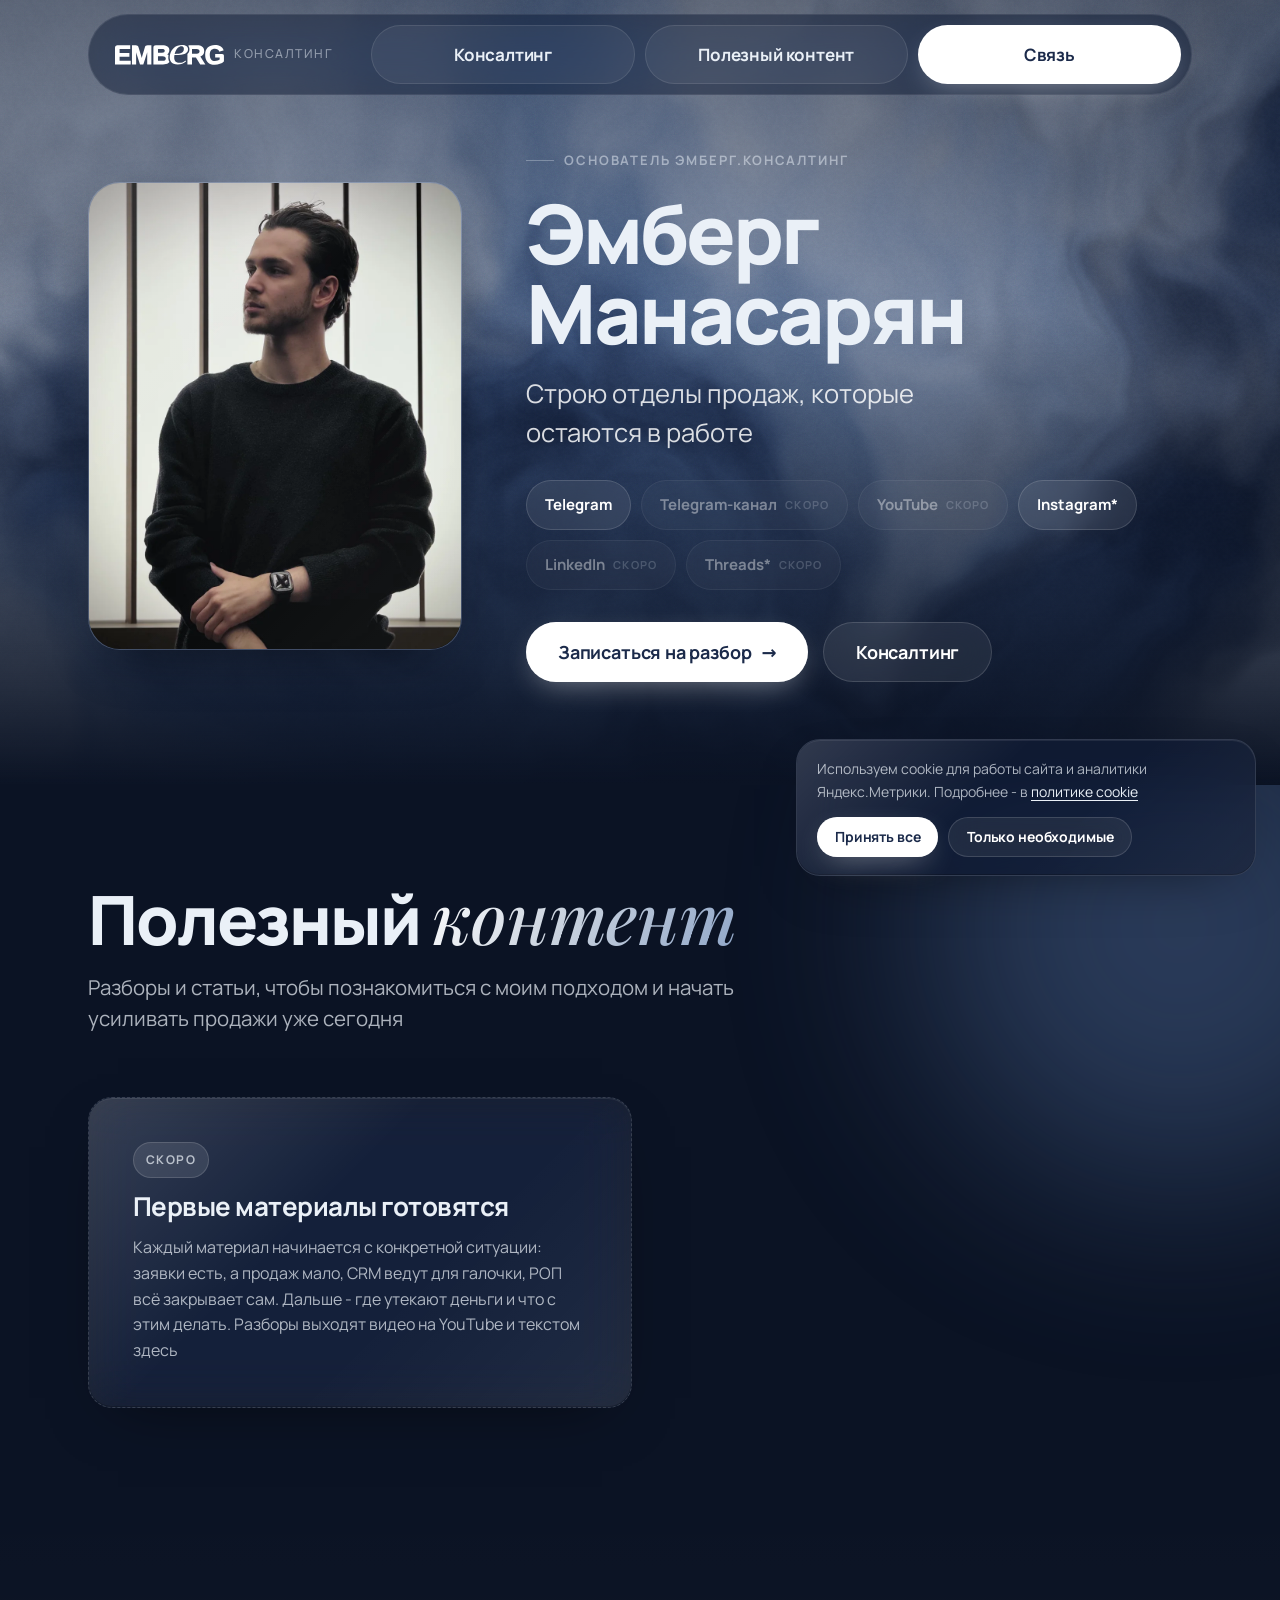
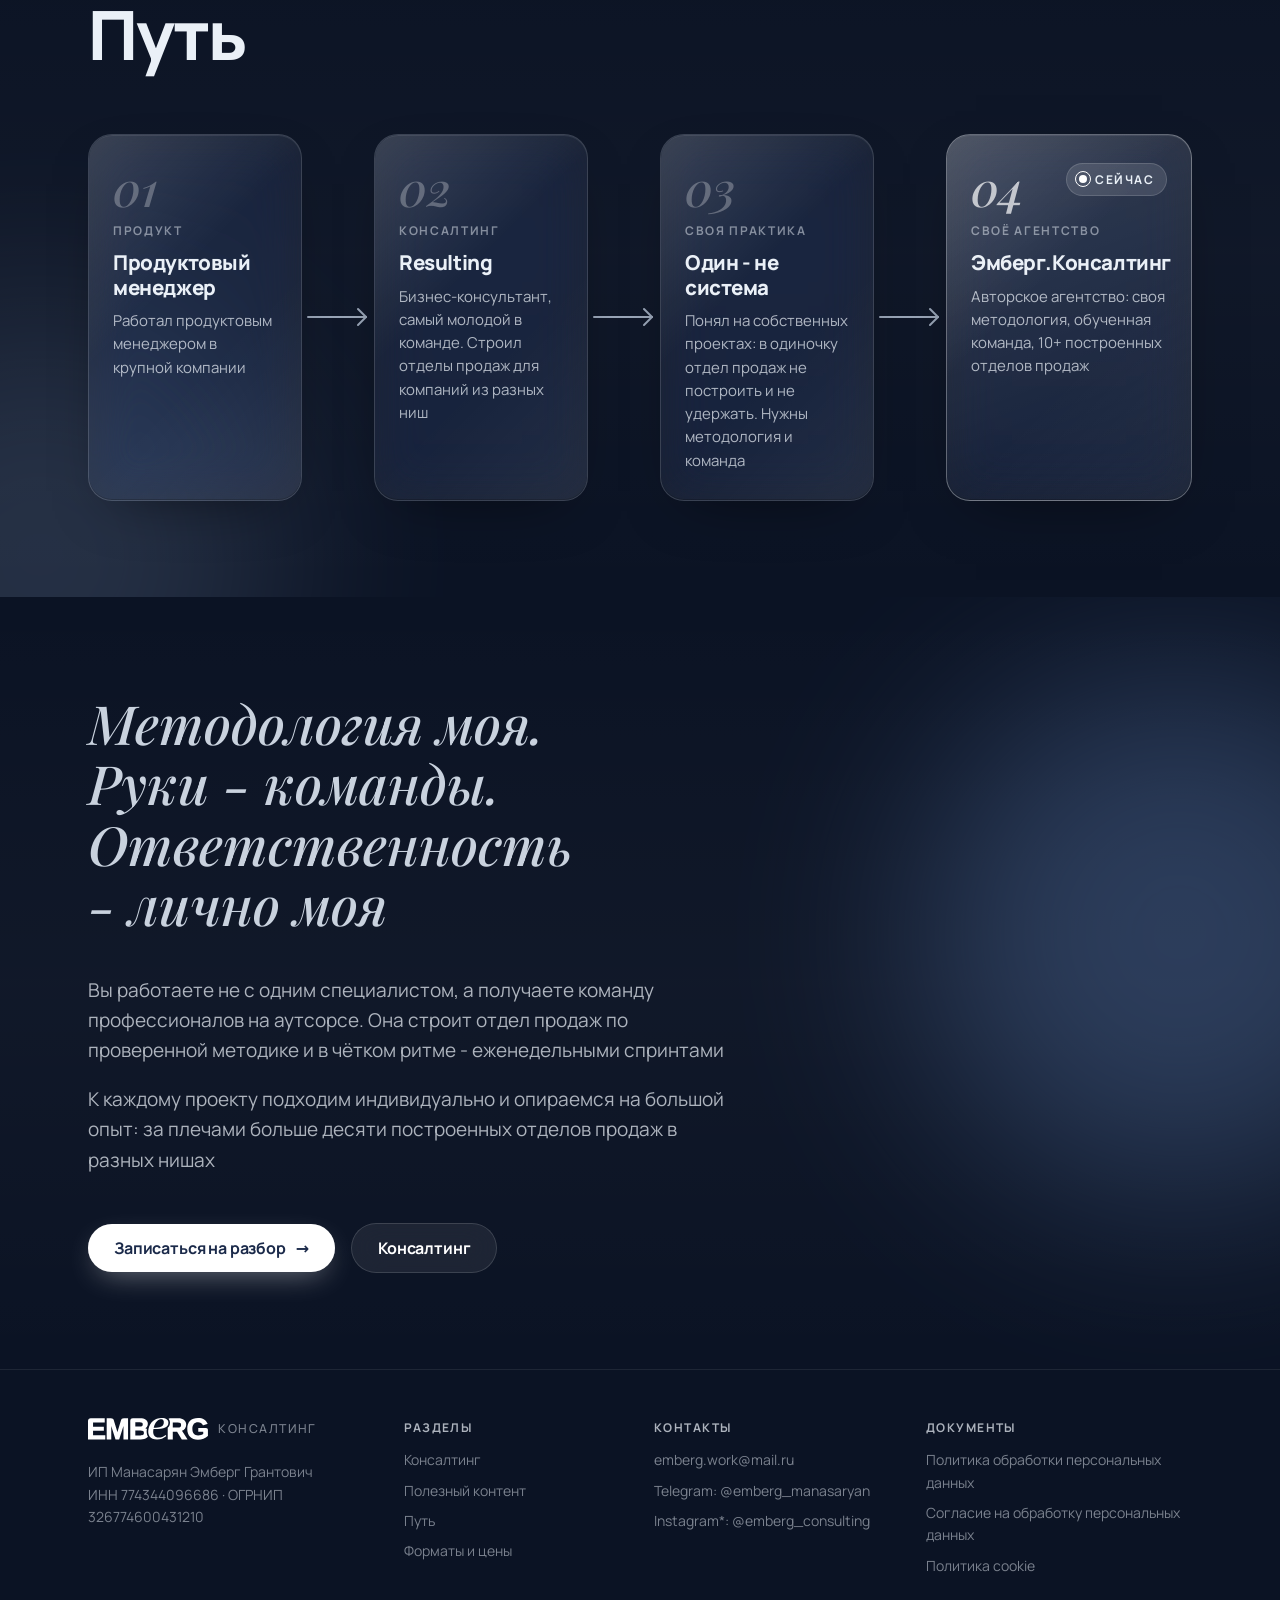
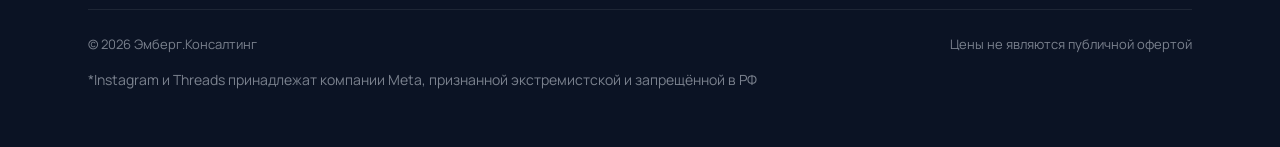
<file: emberg/index.html>
<!doctype html>
<html lang="ru">
<head>
<meta charset="utf-8">
<meta name="viewport" content="width=device-width, initial-scale=1">
<meta http-equiv="Content-Security-Policy" content="default-src 'self'; script-src 'self' https://mc.yandex.ru https://mc.yandex.com https://yastatic.net; style-src 'self' 'unsafe-inline'; font-src 'self' data:; img-src 'self' data: https://mc.yandex.ru https://mc.yandex.com https://*.yandex.ru https://i.ytimg.com; connect-src 'self' https://mc.yandex.ru https://mc.yandex.com wss://mc.yandex.ru wss://mc.yandex.com; frame-src blob: https://www.youtube-nocookie.com https://mc.yandex.ru https://mc.yandex.com; child-src blob: https://mc.yandex.ru https://mc.yandex.com; object-src 'none'; base-uri 'self'; form-action 'self'; upgrade-insecure-requests">
<meta name="referrer" content="strict-origin-when-cross-origin">
<!-- Черновик: убрать noindex перед публикацией ссылки -->
<meta name="robots" content="noindex, follow">
<meta name="author" content="Эмберг Манасарян">
<title>Эмберг Манасарян - основатель Эмберг.Консалтинг | Emberg Manasaryan</title>
<meta name="description" content="Эмберг Манасарян (Emberg Manasaryan) - основатель Эмберг.Консалтинг. Строю отделы продаж, которые остаются в работе. Разборы, статьи и путь основателя">
<link rel="canonical" href="https://emberg.consulting/emberg/">
<meta property="og:type" content="profile">
<meta property="og:locale" content="ru_RU">
<meta property="og:site_name" content="Эмберг.Консалтинг">
<meta property="og:title" content="Эмберг Манасарян - строю отделы продаж, которые остаются в работе">
<meta property="og:description" content="Разборы, статьи и путь основателя Эмберг.Консалтинг">
<meta property="og:url" content="https://emberg.consulting/emberg/">
<meta property="og:image" content="https://emberg.consulting/assets/img/og.jpg">
<meta property="og:image:width" content="1200">
<meta property="og:image:height" content="630">
<meta property="profile:first_name" content="Эмберг">
<meta property="profile:last_name" content="Манасарян">
<meta name="twitter:card" content="summary_large_image">
<link rel="apple-touch-icon" href="/assets/img/apple-touch-icon.png">
<meta name="theme-color" content="#0B1324">
<link rel="icon" href="/assets/img/favicon.svg" type="image/svg+xml">
<link rel="stylesheet" href="/assets/style.css?v=20">
<script type="application/ld+json">
{"@context":"https://schema.org","@graph":[{"@type":"ProfilePage","@id":"https://emberg.consulting/emberg/#page","url":"https://emberg.consulting/emberg/","name":"Эмберг Манасарян - основатель Эмберг.Консалтинг","inLanguage":"ru-RU","isPartOf":{"@id":"https://emberg.consulting/#website"},"mainEntity":{"@id":"https://emberg.consulting/#person"},"dateModified":"2026-10-29"},{"@type":"Person","@id":"https://emberg.consulting/#person","name":"Эмберг Манасарян","alternateName":["Emberg Manasaryan","Эмберг"],"givenName":"Эмберг","familyName":"Манасарян","jobTitle":"Основатель Эмберг.Консалтинг, автор методологии","description":"Основатель Эмберг.Консалтинг (Emberg Consulting), консультант по построению отделов продаж для малого и среднего бизнеса. Ранее - бизнес-консультант в Resulting","url":"https://emberg.consulting/emberg/","image":"https://emberg.consulting/assets/img/emberg.webp","worksFor":{"@id":"https://emberg.consulting/#org"},"knowsAbout":["построение отдела продаж","управление отделом продаж","внедрение CRM","скрипты продаж","регламенты отдела продаж","мотивация менеджеров по продажам"],"sameAs":["https://t.me/emberg_manasaryan","https://instagram.com/emberg_consulting"]},{"@type":"ProfessionalService","@id":"https://emberg.consulting/#org","name":"Эмберг.Консалтинг","alternateName":["Emberg Consulting","Эмберг Консалтинг","emberg.consulting"],"url":"https://emberg.consulting/","founder":{"@id":"https://emberg.consulting/#person"}}]}
</script>
<style>
.p-hero{position:relative;padding:150px 0 clamp(64px,8vw,104px);overflow:hidden;isolation:isolate}
.p-hero .hero-vignette{background:linear-gradient(180deg,rgba(11,19,36,.45) 0%,rgba(11,19,36,.2) 40%,rgba(11,19,36,1) 100%)}
.p-grid{display:grid;gap:36px;align-items:center}
@media (min-width:980px){.p-grid{grid-template-columns:minmax(280px,.72fr) minmax(0,1.28fr);gap:64px}}
.p-photo{max-width:380px}
@media (max-width:979px){.p-photo{max-width:240px}.p-hero{padding-top:120px}}
.feed-empty .tag{justify-self:start}
.p-copy{display:grid;gap:22px;min-width:0}
.p-copy .h-display{margin:0}
.p-copy .lead{color:rgba(255,255,255,.84);max-width:30ch;font-size:clamp(20px,2vw,26px)}
.p-role{font-size:15px;color:var(--text-2)}
.links{display:flex;flex-wrap:wrap;gap:10px;margin-top:6px}
.link-pill{display:inline-flex;align-items:center;gap:8px;padding:12px 18px;border-radius:var(--r-pill);font-size:15px;font-weight:700;background:rgba(255,255,255,.08);border:1px solid var(--glass-border);color:var(--white);backdrop-filter:blur(16px);-webkit-backdrop-filter:blur(16px);transition:background .3s,border-color .3s,transform .5s var(--ease)}
a.link-pill:hover{background:rgba(255,255,255,.14);border-color:var(--glass-border-hi);transform:translateY(-2px)}
.link-pill.is-empty{opacity:.42;cursor:default}
.link-pill .soon{font-size:11px;font-weight:600;letter-spacing:.1em;text-transform:uppercase;color:var(--text-3)}
.p-cta{display:flex;flex-wrap:wrap;gap:14px;margin-top:10px}
.feed{display:grid;gap:16px}
@media (min-width:860px){.feed{grid-template-columns:repeat(2,minmax(0,1fr))}}
.feed-empty{padding:clamp(28px,4vw,44px);display:grid;gap:14px;border-style:dashed}
.feed-empty p{color:var(--text-2);max-width:60ch}
.journey{list-style:none;margin:0;padding:0;display:flex;flex-direction:column}
@media (min-width:980px){.journey{display:grid;grid-template-columns:minmax(0,1fr) 72px minmax(0,1fr) 72px minmax(0,1fr) 72px minmax(0,1.15fr);align-items:stretch}}
.j-step{opacity:0;transform:translateY(28px) scale(.97);transition:opacity .8s var(--ease),transform 1s var(--ease);transition-delay:calc(var(--i) * .5s)}
.journey.go .j-step,.j-step.go{opacity:1;transform:none}
.j-card{position:relative;height:100%;padding:28px 24px;display:flex;flex-direction:column;gap:10px;overflow:hidden;transition:transform .5s var(--ease),border-color .4s}
.j-card::after{content:"";position:absolute;inset:0;border-radius:inherit;pointer-events:none;opacity:0;transition:opacity .4s;background:radial-gradient(220px circle at var(--mx,50%) var(--my,0%),rgba(255,255,255,.14),transparent 70%)}
.j-card:hover{transform:translateY(-4px);border-color:var(--glass-border-hi)}
.j-card:hover::after{opacity:1}
.j-n{font-family:var(--serif);font-style:italic;font-weight:500;font-size:48px;line-height:1;color:rgba(255,255,255,.28);transition:color .6s}
.journey.go .j-step:last-child .j-n,.j-step.is-now.go .j-n{color:rgba(255,255,255,.7)}
.j-kicker{font-size:12px;font-weight:600;letter-spacing:.14em;text-transform:uppercase;color:var(--text-3)}
.j-card b{font-size:clamp(19px,1.6vw,22px);font-weight:800;letter-spacing:-.02em;line-height:1.2}
.j-card p{color:var(--text-2);font-size:15px;line-height:1.55}
.j-arrow{display:grid;place-items:center;height:64px}
.j-arrow svg{width:64px;height:24px;overflow:visible;transform:rotate(90deg)}
@media (min-width:980px){.j-arrow{height:auto}.j-arrow svg{transform:none}}
.j-arrow path{fill:none;stroke:#9AA6B8;stroke-width:2;stroke-linecap:round;stroke-linejoin:round;stroke-dasharray:100;stroke-dashoffset:100}
/* линия и «усы» рисуются одним движением вперёд: усы стартуют, когда линия доходит до их основания, и заканчивают вместе с ней */
.j-arrow .line{transition:stroke-dashoffset .7s linear;transition-delay:calc(var(--i) * .5s + .35s)}
.j-arrow .barb{transition:stroke-dashoffset .1s linear;transition-delay:calc(var(--i) * .5s + .95s)}
.journey.go .j-arrow path,.j-arrow.go path{stroke-dashoffset:0}
@media (max-width:979px){.j-step,.j-arrow .line{transition-delay:0s}.j-arrow .barb{transition-delay:.6s}}
.j-step.is-now .j-card{border-color:var(--glass-border-hi);background:linear-gradient(160deg,rgba(255,255,255,.16),rgba(255,255,255,.04))}
.journey.go .j-step.is-now .j-card,.j-step.is-now.go .j-card{animation:j-glow 3.2s var(--ease) 2.2s infinite}
@keyframes j-glow{0%,100%{box-shadow:0 1px 0 rgba(255,255,255,.08) inset,0 20px 60px -30px rgba(0,0,0,.6)}50%{box-shadow:0 1px 0 rgba(255,255,255,.12) inset,0 0 0 1px rgba(255,255,255,.18),0 0 48px -6px rgba(143,166,200,.55)}}
.j-now{display:inline-flex;align-items:center;gap:8px;align-self:flex-start;padding:6px 12px;border-radius:var(--r-pill);font-size:12px;font-weight:700;letter-spacing:.12em;text-transform:uppercase;background:rgba(255,255,255,.12);border:1px solid var(--glass-border)}
.j-now i{position:relative;width:8px;height:8px;border-radius:50%;background:#fff}
.j-now i::after{content:"";position:absolute;inset:-4px;border-radius:50%;border:1px solid #fff;animation:j-ping 1.8s var(--ease) infinite}
@keyframes j-ping{0%{transform:scale(.6);opacity:1}100%{transform:scale(2.2);opacity:0}}
.j-top{display:flex;align-items:center;justify-content:space-between;gap:12px}
@media (prefers-reduced-motion:reduce){.j-step{opacity:1;transform:none}.j-arrow path{stroke-dashoffset:0}}
.motto{font-family:var(--serif);font-style:italic;font-weight:500;font-size:clamp(30px,4.4vw,54px);line-height:1.12;color:var(--silver);max-width:20ch;text-wrap:balance}
.how-text{display:grid;gap:18px;max-width:64ch;margin-top:clamp(28px,4vw,40px)}
.how-text p{color:var(--text-2);font-size:clamp(17px,1.5vw,19px)}
</style>
</head>
<body>

<header class="header">
  <div class="container">
    <div class="header-inner">
      <a href="/" class="wordmark" aria-label="Эмберг.Консалтинг - на главную"><img class="logo" src="/assets/img/logo.svg" alt="Эмберг.Консалтинг (Emberg Consulting)" width="350" height="64"><span class="sub">консалтинг</span></a>
      <nav class="nav" aria-label="Разделы">
        <a href="/">Консалтинг</a>
        <a href="#kontent">Полезный контент</a>
        <a class="nav-cta" data-cta="C20" href="https://t.me/emberg_manasaryan">Связь</a>
      </nav>
      <button class="burger" aria-label="Меню" aria-expanded="false"><span></span><span></span><span></span></button>
    </div>
  </div>
</header>

<div class="mobile-menu" aria-label="Мобильное меню">
  <div>
    <a class="item" href="/">Консалтинг</a>
    <a class="item" href="#kontent">Полезный контент</a>
    <a class="item" href="#put">Путь</a>
    <a class="item" data-cta="C21" href="https://t.me/emberg_manasaryan">Связь</a>
  </div>
  <a class="btn btn-primary" data-cta="C01" href="https://t.me/emberg_manasaryan">Записаться на разбор</a>
</div>

<main id="top">

<!-- Визитка и ссылки -->
<section class="p-hero">
  <div class="hero-fallback"></div>
  <canvas class="hero-canvas" aria-hidden="true"></canvas>
  <div class="hero-grain"></div>
  <div class="hero-vignette"></div>
  <div class="container">
    <div class="p-grid">
      <div class="about-photo p-photo glass glass-xl reveal"><img src="/assets/img/emberg.webp?v=3" alt="Эмберг Манасарян (Emberg Manasaryan) - основатель Эмберг.Консалтинг" width="960" height="1200"><div class="hero-shine"></div></div>
      <div class="p-copy">
        <span class="eyebrow reveal d1">Основатель Эмберг.Консалтинг</span>
        <h1 class="h-display reveal d2">Эмберг Манасарян</h1>
        <p class="lead reveal d3">Строю отделы продаж, которые остаются в работе</p>
        <div class="links reveal d4" aria-label="Профили">
          <a class="link-pill" href="https://t.me/emberg_manasaryan" target="_blank" rel="noopener">Telegram</a>
          <span class="link-pill is-empty" aria-disabled="true">Telegram-канал <span class="soon">скоро</span></span>
          <span class="link-pill is-empty" aria-disabled="true">YouTube <span class="soon">скоро</span></span>
          <a class="link-pill" href="https://instagram.com/emberg_consulting" target="_blank" rel="noopener">Instagram*</a>
          <span class="link-pill is-empty" aria-disabled="true">LinkedIn <span class="soon">скоро</span></span>
          <span class="link-pill is-empty" aria-disabled="true">Threads* <span class="soon">скоро</span></span>
        </div>
        <div class="p-cta reveal d5">
          <a class="btn btn-primary btn-lg" data-cta="C02" href="https://t.me/emberg_manasaryan">Записаться на разбор <span class="arr">→</span></a>
          <a class="btn btn-glass btn-lg" href="/">Консалтинг</a>
        </div>
      </div>
    </div>
  </div>
</section>

<!-- Полезный контент -->
<section class="section" id="kontent">
  <div class="orb orb-a"></div>
  <div class="container">
    <div class="section-head reveal">
      <h2 class="h-section">Полезный <span class="accent">контент</span></h2>
      <p class="lead">Разборы и статьи, чтобы познакомиться с моим подходом и начать усиливать продажи уже сегодня</p>
    </div>
    <div class="feed reveal-stagger">
      <article class="card glass feed-empty">
        <span class="tag">Скоро</span>
        <h3 class="h-card">Первые материалы готовятся</h3>
        <p>Каждый материал начинается с конкретной ситуации: заявки есть, а продаж мало, CRM ведут для галочки, РОП всё закрывает сам. Дальше - где утекают деньги и что с этим делать. Разборы выходят видео на YouTube и текстом здесь</p>
      </article>
    </div>
  </div>
</section>

<!-- Путь -->
<section class="section section-alt" id="put">
  <div class="orb orb-b"></div>
  <div class="container">
    <div class="section-head reveal">
      <h2 class="h-section">Путь</h2>
    </div>
    <ol class="journey">
      <li class="j-step" style="--i:0"><div class="j-card glass"><div class="j-top"><span class="j-n">01</span></div><span class="j-kicker">Продукт</span><b>Продуктовый менеджер</b><p>Работал продуктовым менеджером в крупной компании</p></div></li>
      <li class="j-arrow" style="--i:0" aria-hidden="true"><svg viewBox="0 0 64 24"><path class="line" pathLength="100" d="M2 12H60"/><path class="barb" pathLength="100" d="M52 4L60 12"/><path class="barb" pathLength="100" d="M52 20L60 12"/></svg></li>
      <li class="j-step" style="--i:1"><div class="j-card glass"><div class="j-top"><span class="j-n">02</span></div><span class="j-kicker">Консалтинг</span><b>Resulting</b><p>Бизнес-консультант, самый молодой в команде. Строил отделы продаж для компаний из разных ниш</p></div></li>
      <li class="j-arrow" style="--i:1" aria-hidden="true"><svg viewBox="0 0 64 24"><path class="line" pathLength="100" d="M2 12H60"/><path class="barb" pathLength="100" d="M52 4L60 12"/><path class="barb" pathLength="100" d="M52 20L60 12"/></svg></li>
      <li class="j-step" style="--i:2"><div class="j-card glass"><div class="j-top"><span class="j-n">03</span></div><span class="j-kicker">Своя практика</span><b>Один - не система</b><p>Понял на собственных проектах: в одиночку отдел продаж не построить и не удержать. Нужны методология и команда</p></div></li>
      <li class="j-arrow" style="--i:2" aria-hidden="true"><svg viewBox="0 0 64 24"><path class="line" pathLength="100" d="M2 12H60"/><path class="barb" pathLength="100" d="M52 4L60 12"/><path class="barb" pathLength="100" d="M52 20L60 12"/></svg></li>
      <li class="j-step is-now" style="--i:3"><div class="j-card glass"><div class="j-top"><span class="j-n">04</span><span class="j-now"><i></i>Сейчас</span></div><span class="j-kicker">Своё агентство</span><b>Эмберг.Консалтинг</b><p>Авторское агентство: своя методология, обученная команда, 10+ построенных отделов продаж</p></div></li>
    </ol>
  </div>
</section>

<!-- Как устроена работа -->
<section class="section section-alt" id="komanda">
  <div class="orb orb-a" style="top:10%"></div>
  <div class="container">
    <p class="motto reveal">Методология моя. Руки - команды. Ответственность - лично моя</p>
    <div class="how-text reveal">
      <p>Вы работаете не с одним специалистом, а получаете команду профессионалов на аутсорсе. Она строит отдел продаж по проверенной методике и в чётком ритме - еженедельными спринтами</p>
      <p>К каждому проекту подходим индивидуально и опираемся на большой опыт: за плечами больше десяти построенных отделов продаж в разных нишах</p>
    </div>
    <div class="cta-row reveal">
      <a class="btn btn-primary" data-cta="C15" href="https://t.me/emberg_manasaryan">Записаться на разбор <span class="arr">→</span></a>
      <a class="btn btn-glass" href="/">Консалтинг</a>
    </div>
  </div>
</section>

</main>

<!-- Подвал -->
<footer class="footer">
  <div class="container">
    <div class="footer-grid footer-grid-4">
      <div class="col">
        <a href="/" class="wordmark" aria-label="Эмберг.Консалтинг"><img class="logo" src="/assets/img/logo.svg" alt="Эмберг.Консалтинг (Emberg Consulting)" width="350" height="64"><span class="sub">консалтинг</span></a>
        <p style="margin-top:14px">ИП Манасарян Эмберг Грантович<br>ИНН 774344096686 · ОГРНИП 326774600431210</p>
      </div>
      <div class="col">
        <span class="lbl">Разделы</span>
        <ul>
          <li><a href="/">Консалтинг</a></li>
          <li><a href="#kontent">Полезный контент</a></li>
          <li><a href="#put">Путь</a></li>
          <li><a href="/#services">Форматы и цены</a></li>
        </ul>
      </div>
      <div class="col">
        <span class="lbl">Контакты</span>
        <ul>
          <li><a data-mail href="mailto:emberg.work@mail.ru">emberg.work@mail.ru</a></li>
          <li><a href="https://t.me/emberg_manasaryan" target="_blank" rel="noopener">Telegram: @emberg_manasaryan</a></li>
          <li><a href="https://instagram.com/emberg_consulting" target="_blank" rel="noopener">Instagram*: @emberg_consulting</a></li>
        </ul>
      </div>
      <div class="col">
        <span class="lbl">Документы</span>
        <ul>
          <li><a href="/privacy.html">Политика обработки персональных данных</a></li>
          <li><a href="/consent.html">Согласие на обработку персональных данных</a></li>
          <li><a href="/cookies.html">Политика cookie</a></li>
        </ul>
      </div>
    </div>
    <div class="footer-bottom">
      <span>© 2026 Эмберг.Консалтинг</span>
      <span>Цены не являются публичной офертой</span>
    </div>
    <p class="footnote">*Instagram и Threads принадлежат компании Meta, признанной экстремистской и запрещённой в РФ</p>
  </div>
</footer>

<div class="sticky-cta"><a class="btn btn-primary" data-cta="C17" href="https://t.me/emberg_manasaryan">Записаться на разбор <span class="arr">→</span></a></div>

<div class="cookie glass" role="dialog" aria-label="Cookie">
  <p>Используем cookie для работы сайта и аналитики Яндекс.Метрики. Подробнее - в <a href="/cookies.html">политике cookie</a></p>
  <div class="row">
    <button class="btn btn-primary btn-sm" data-consent="all">Принять все</button>
    <button class="btn btn-glass btn-sm" data-consent="necessary">Только необходимые</button>
  </div>
</div>

<script src="/assets/main.js?v=16" defer></script>
<script src="/emberg/journey.js?v=1" defer></script>
</body>
</html>
</file>
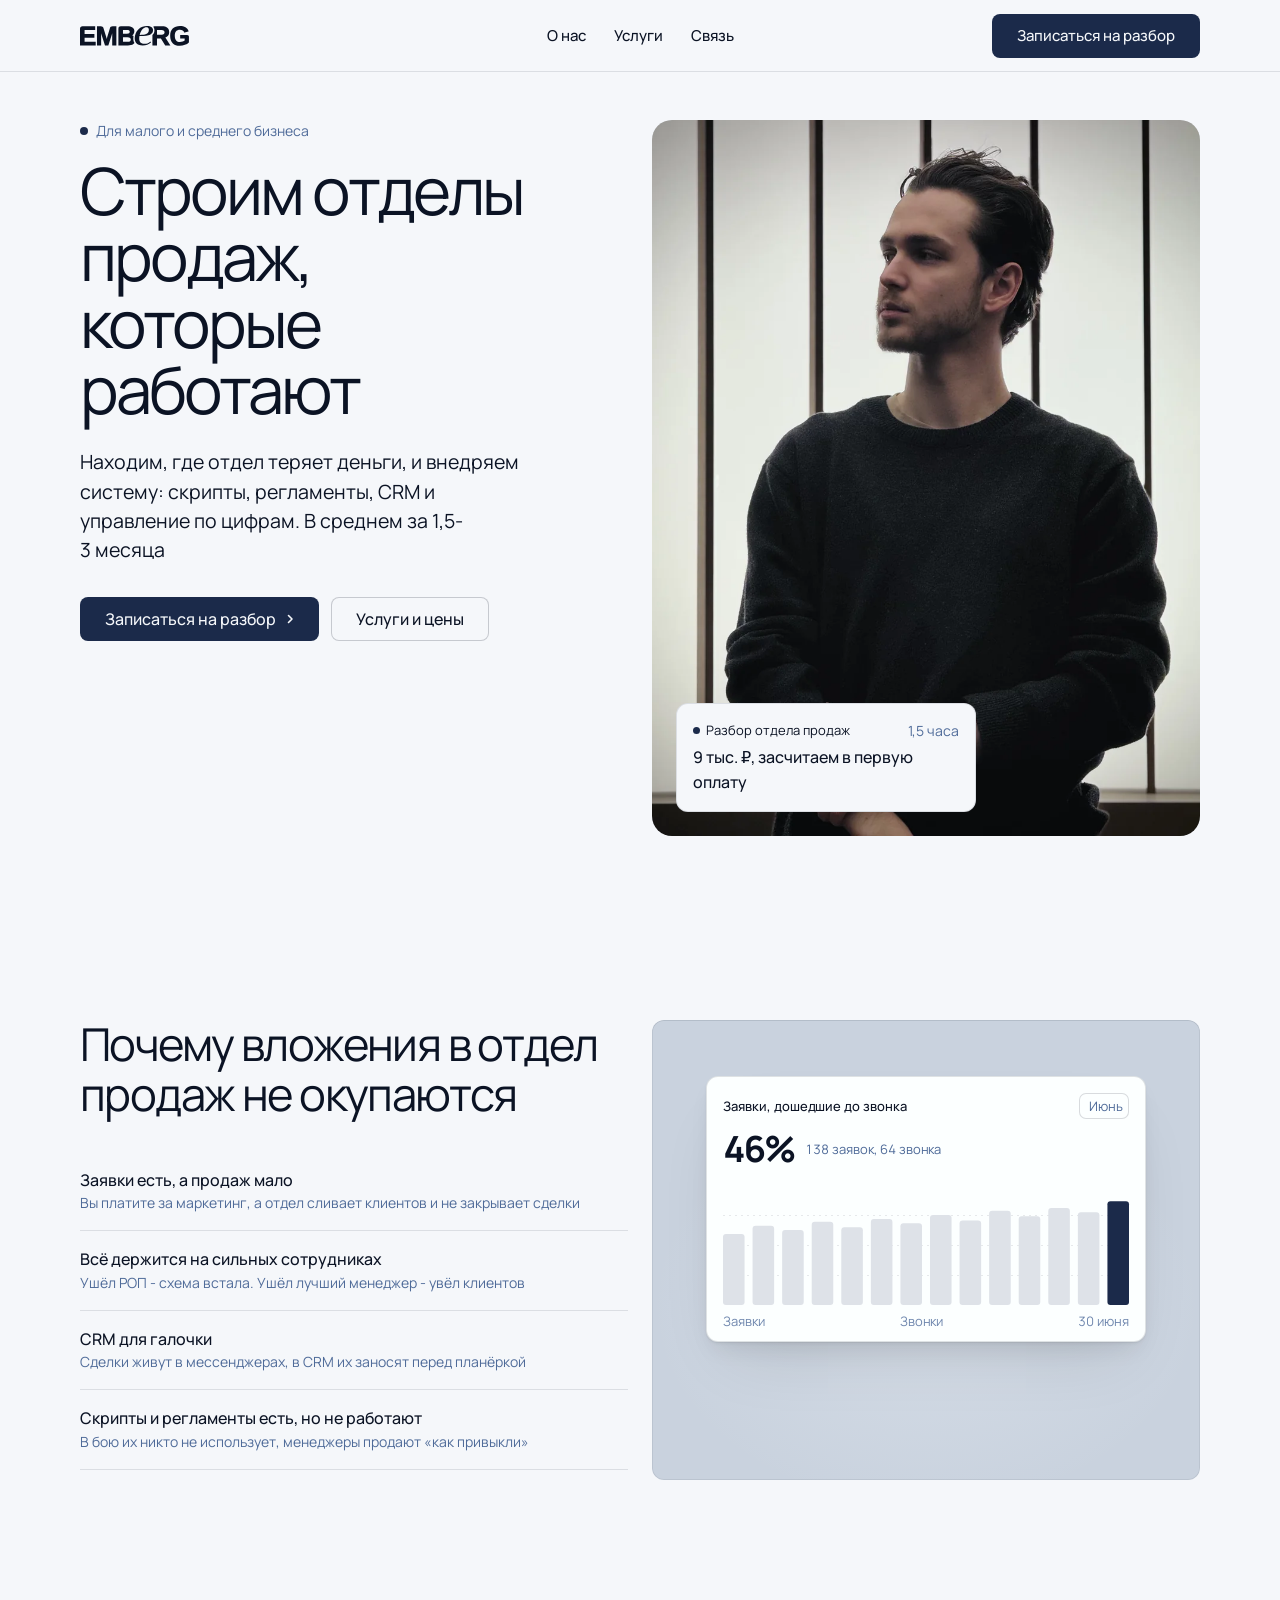
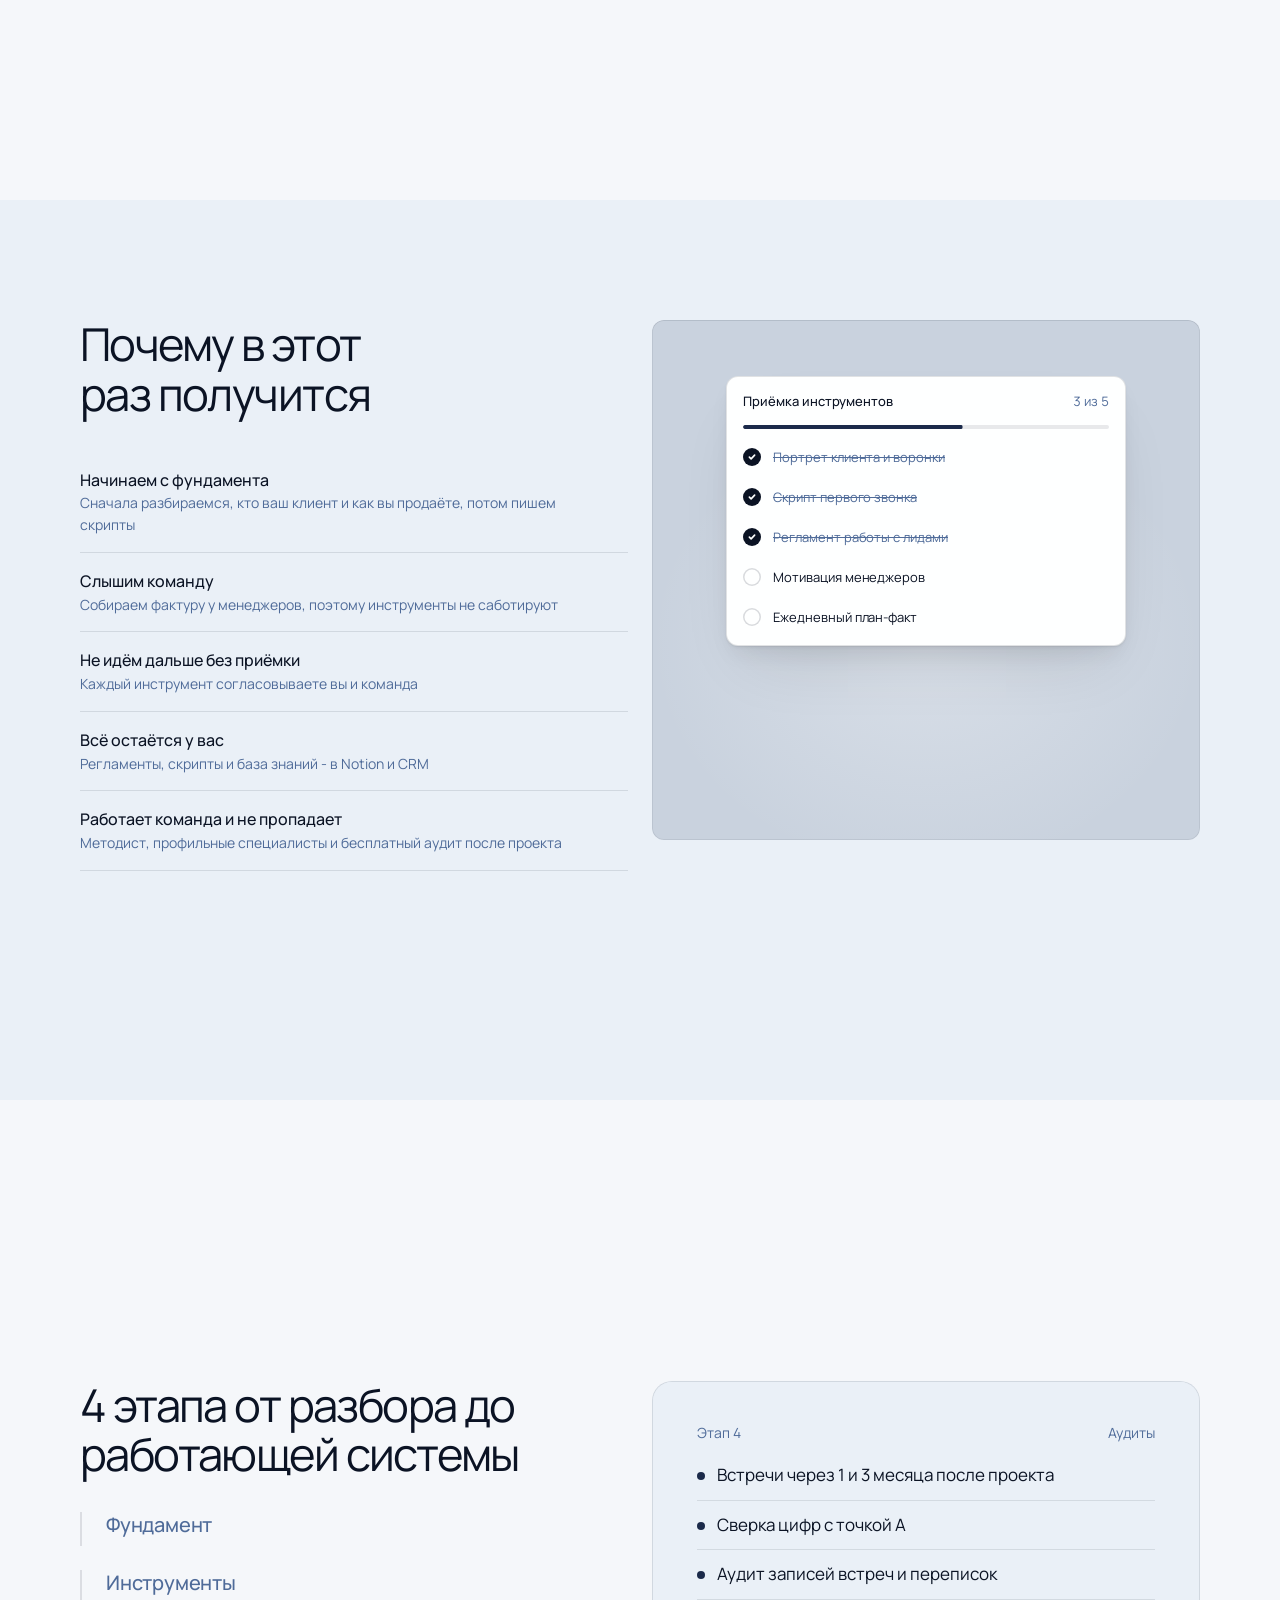
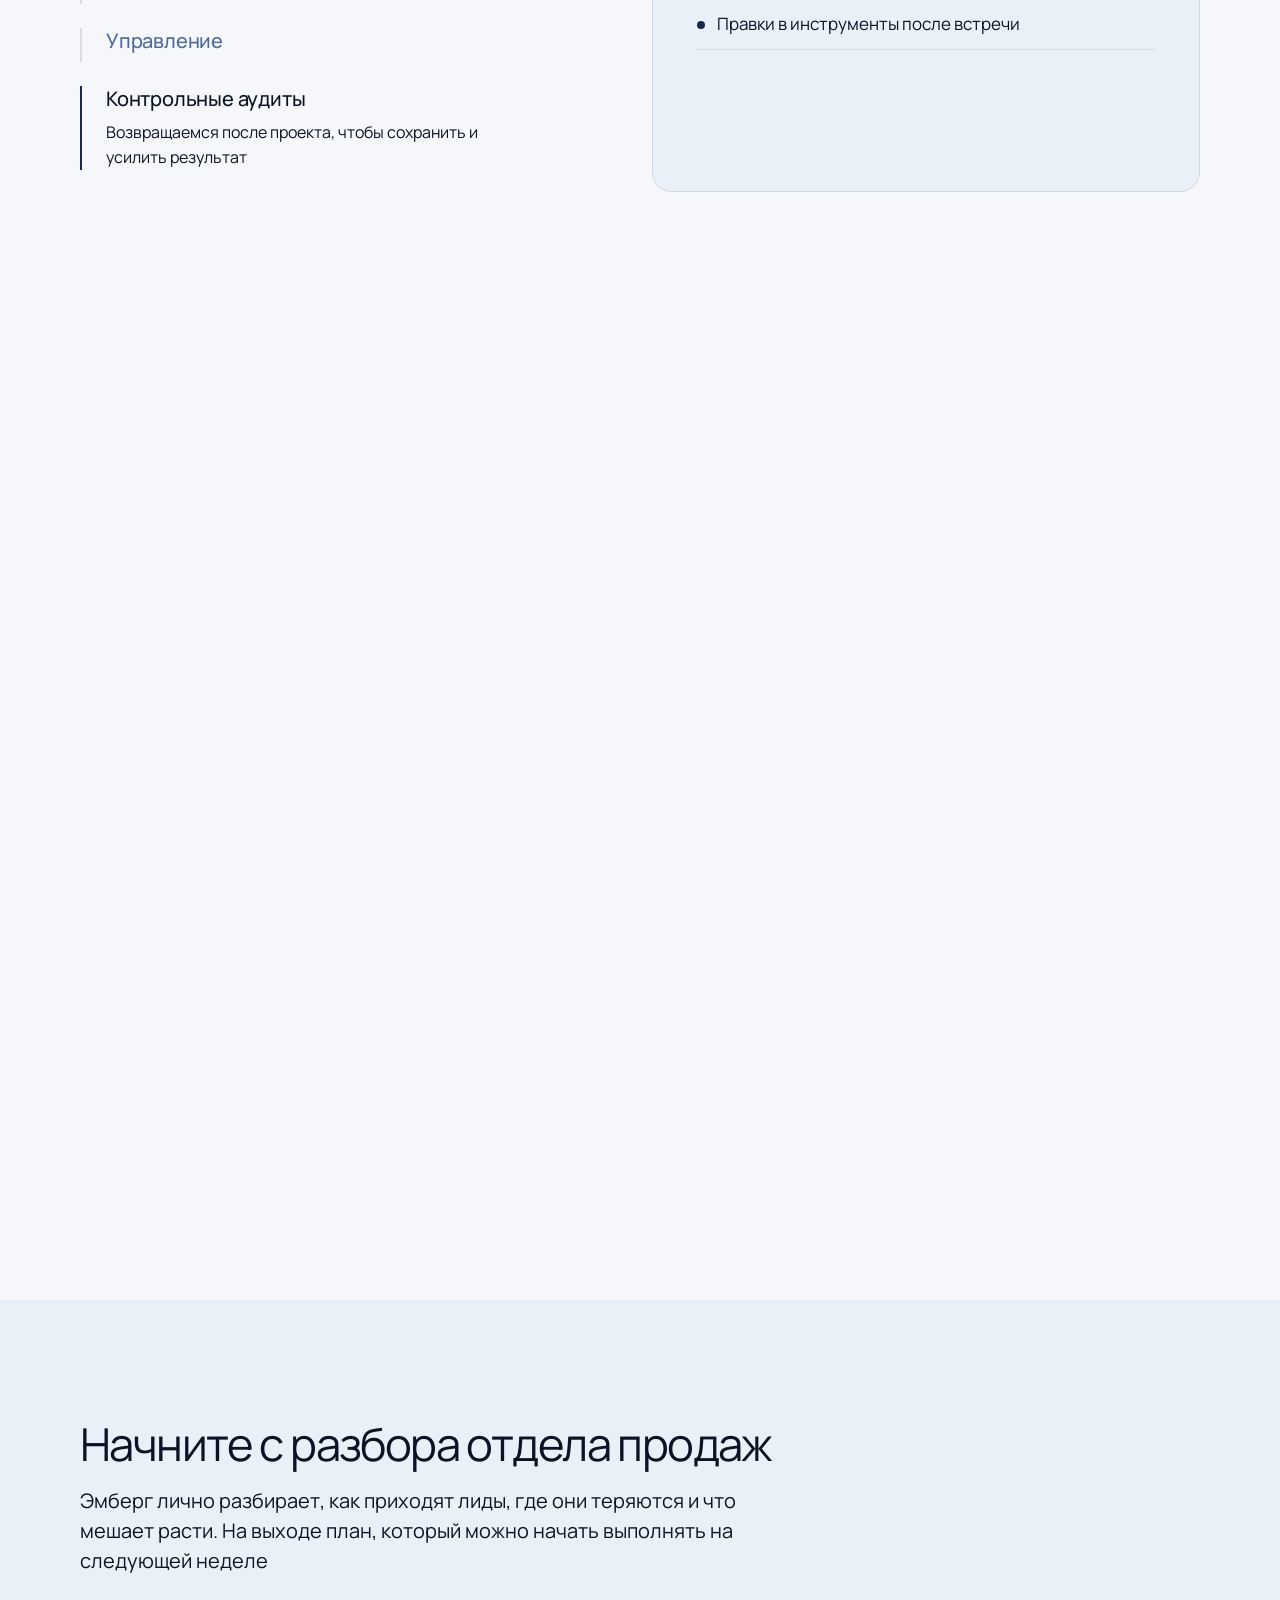
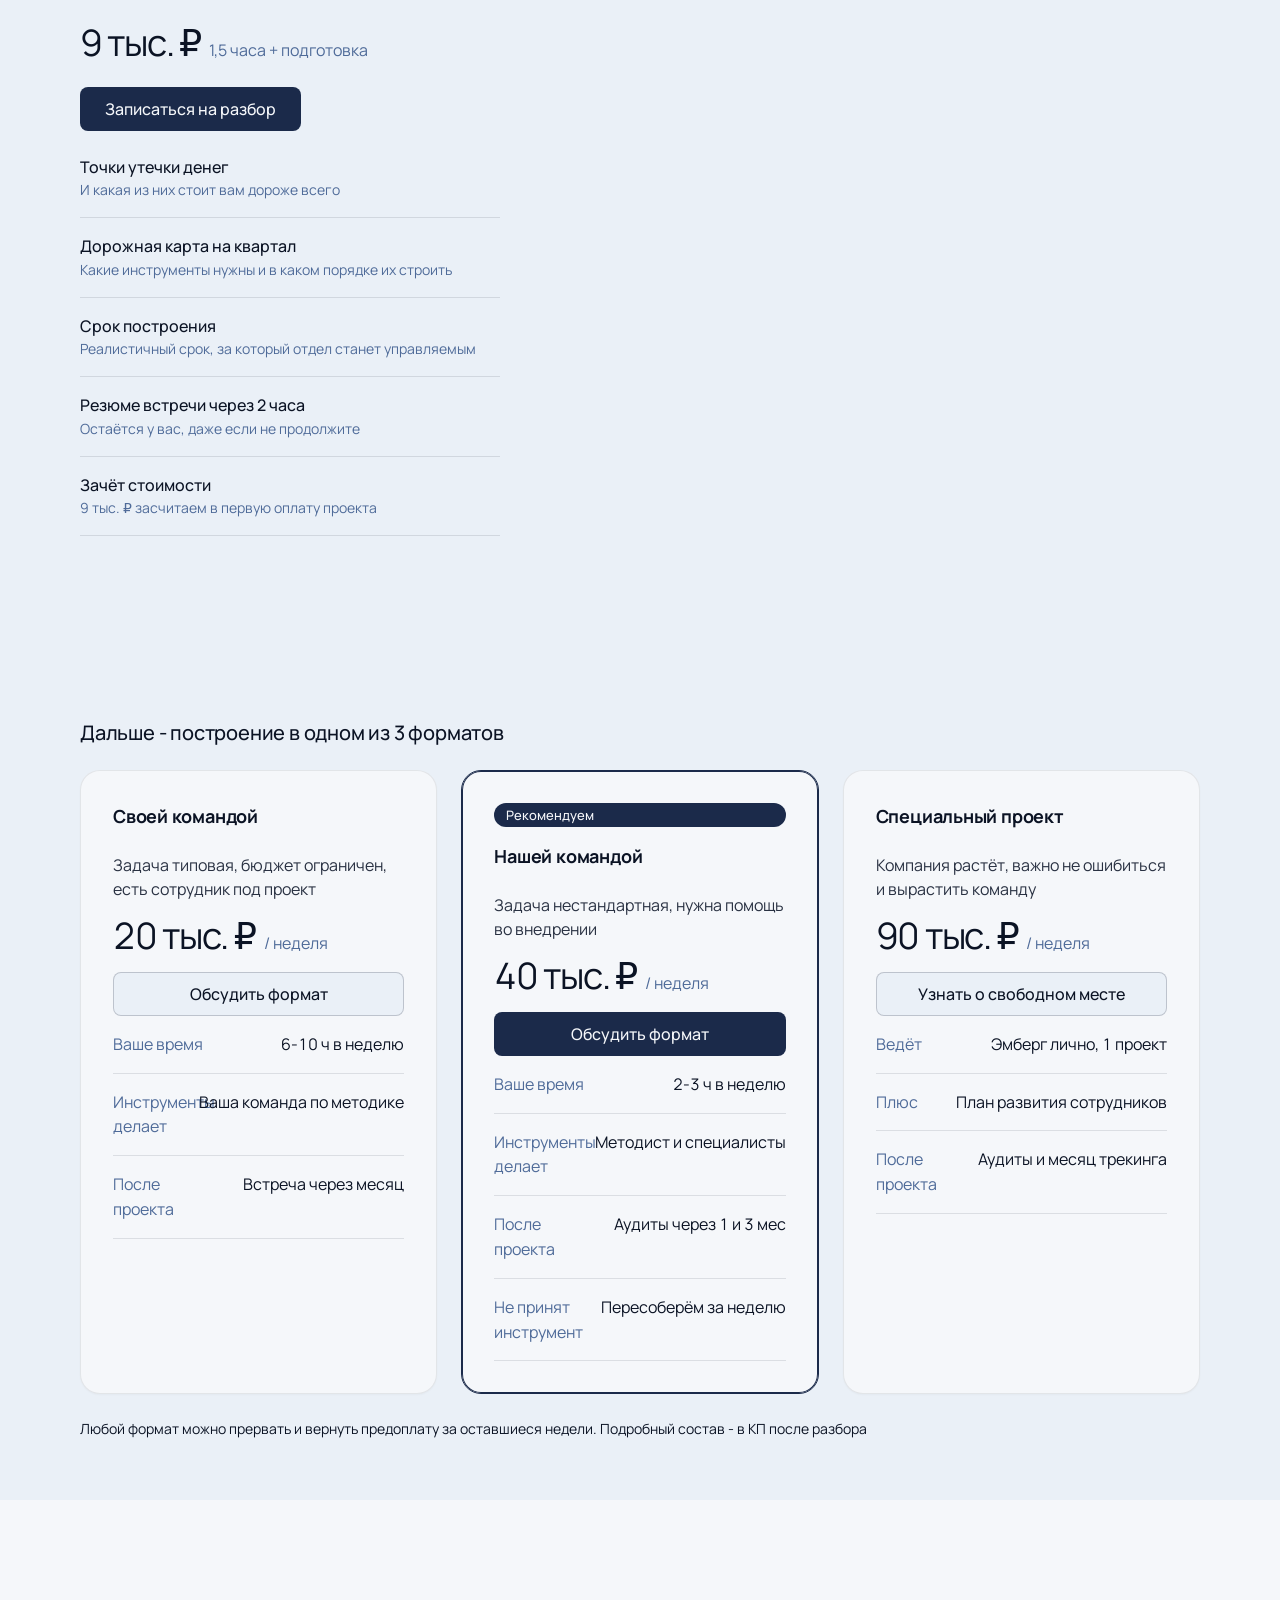
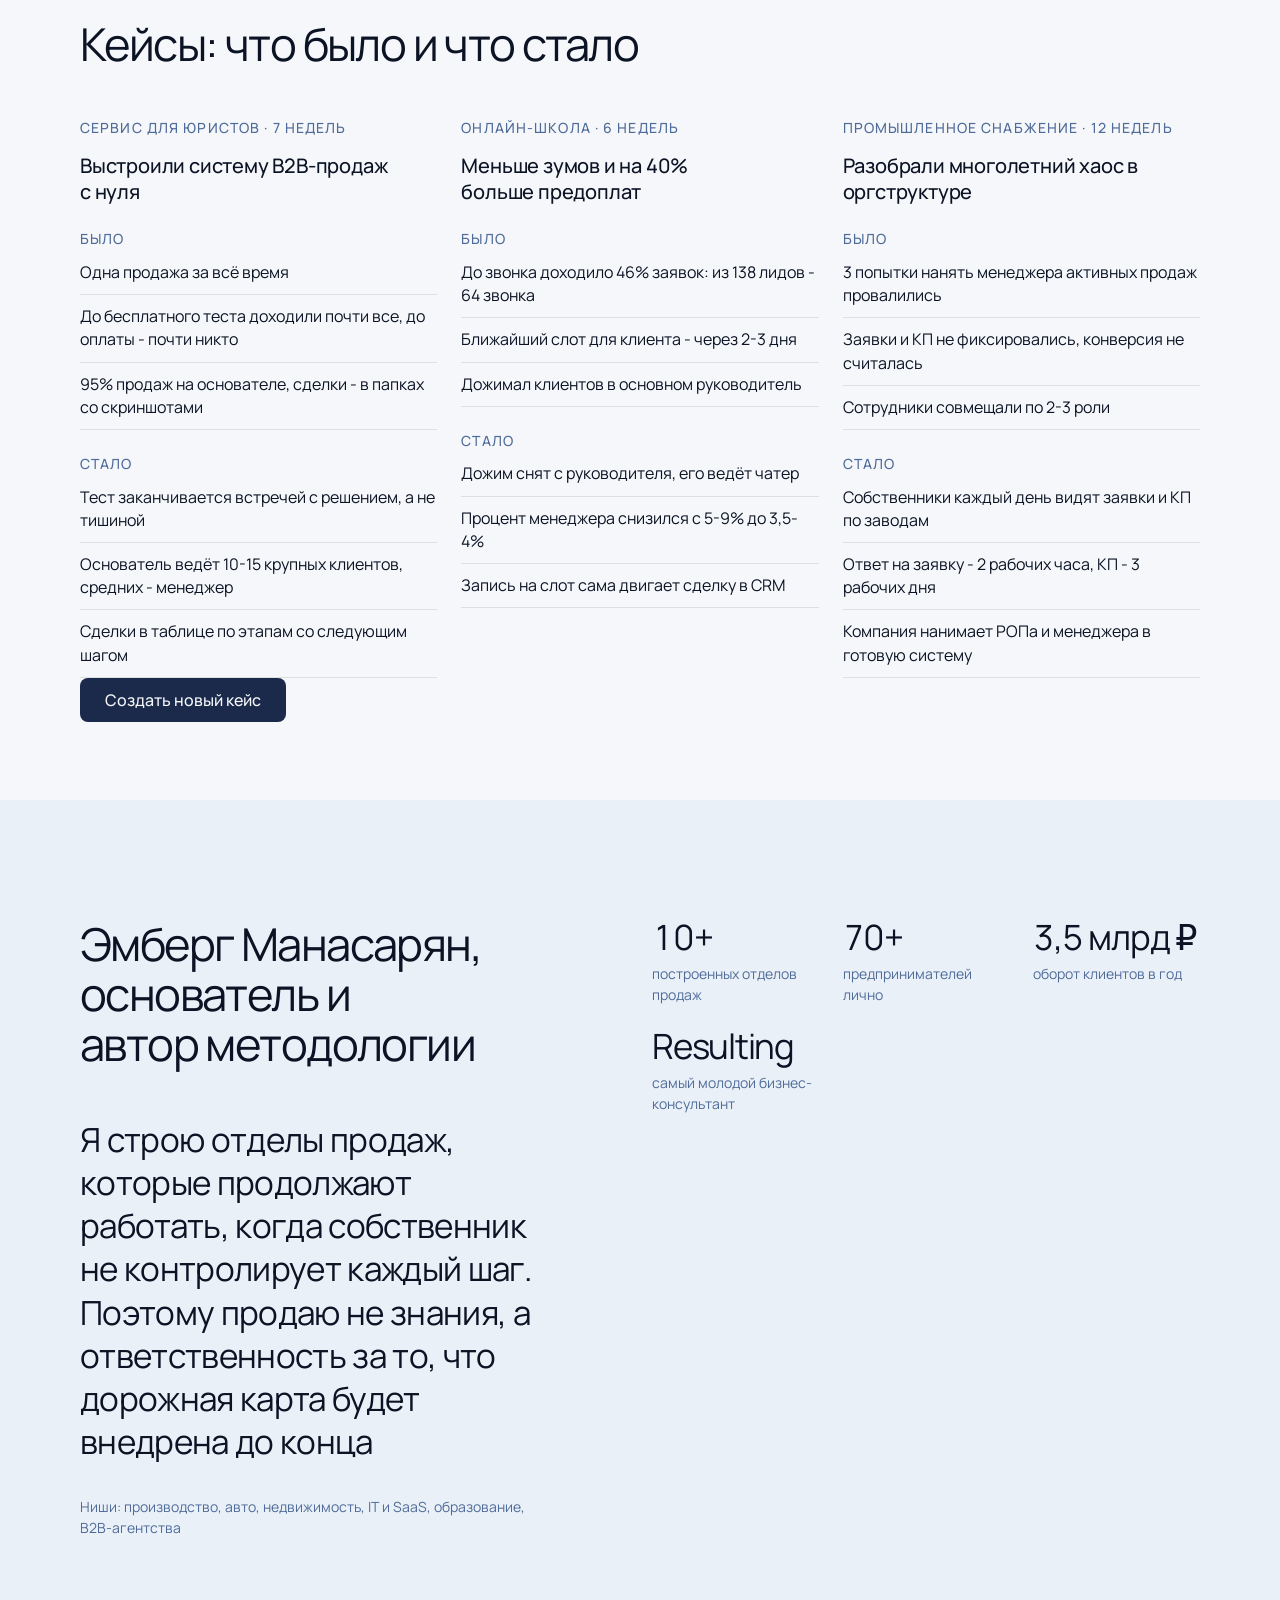
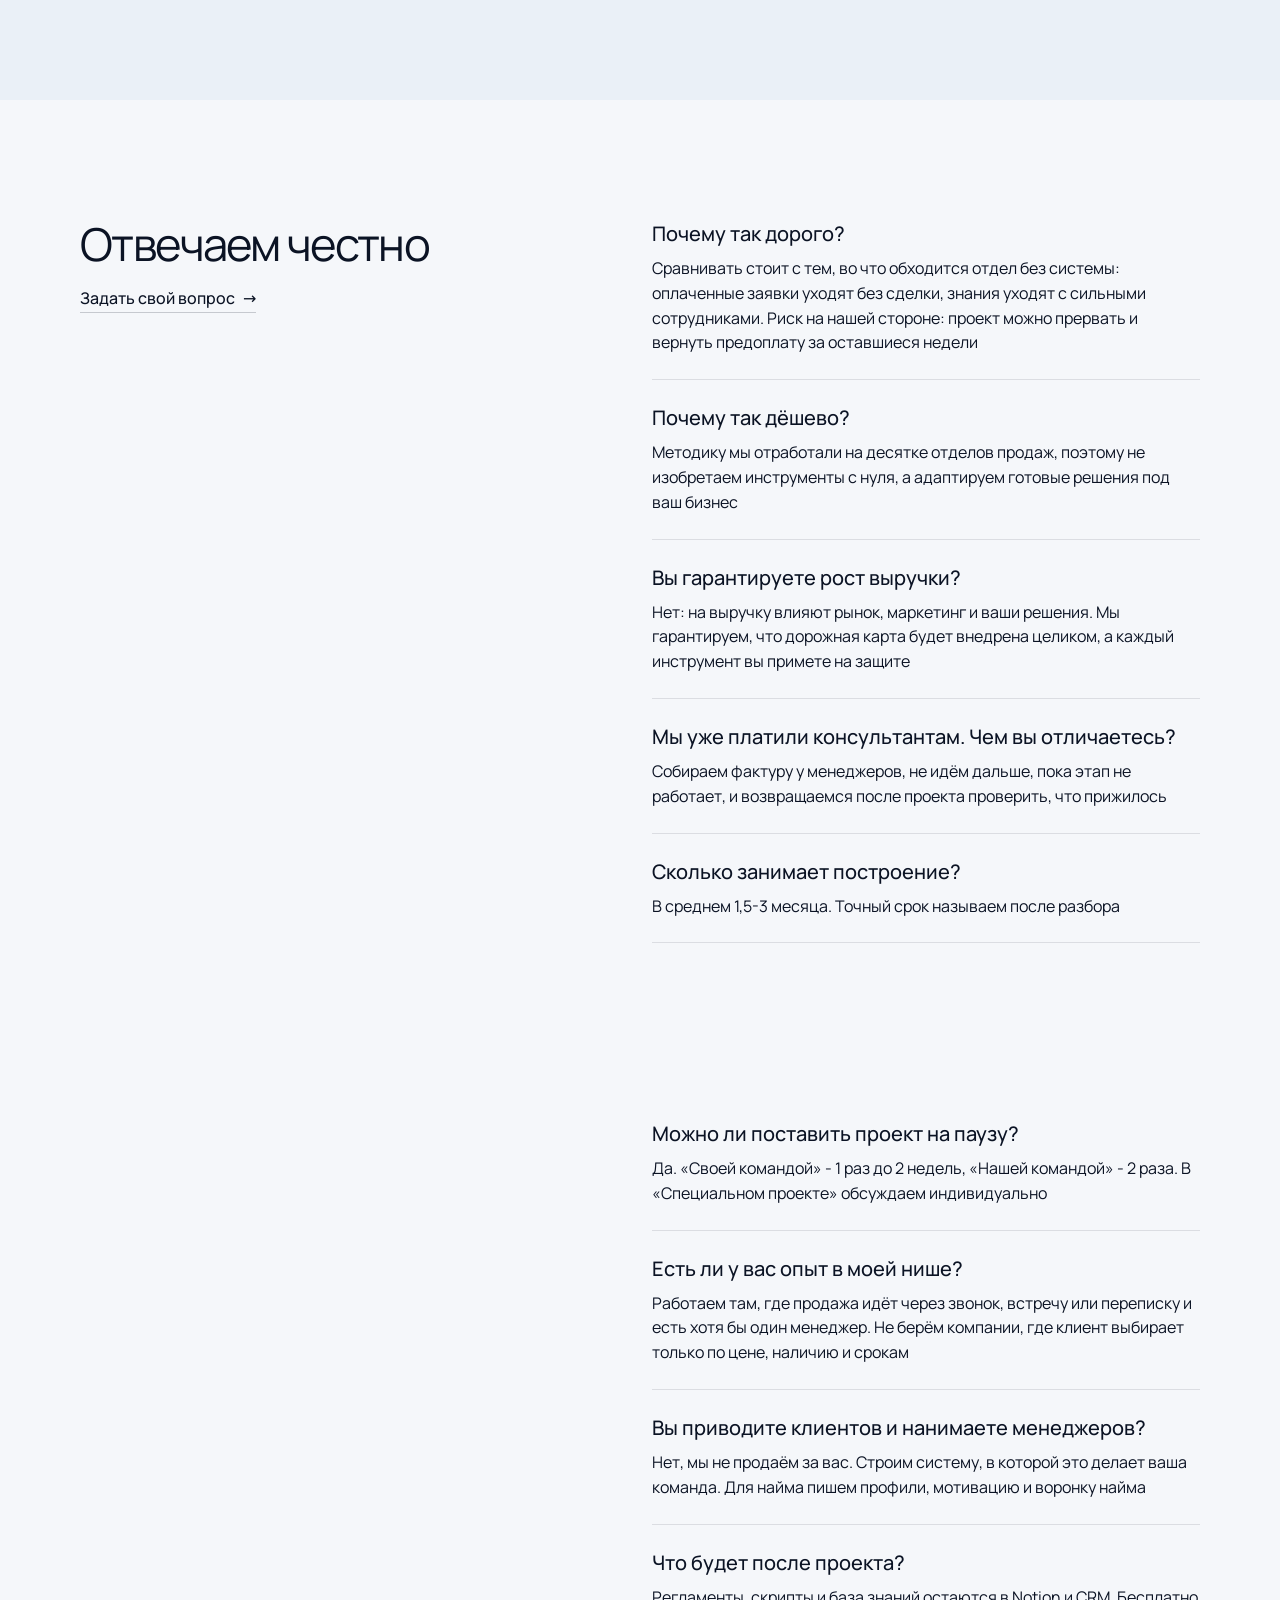
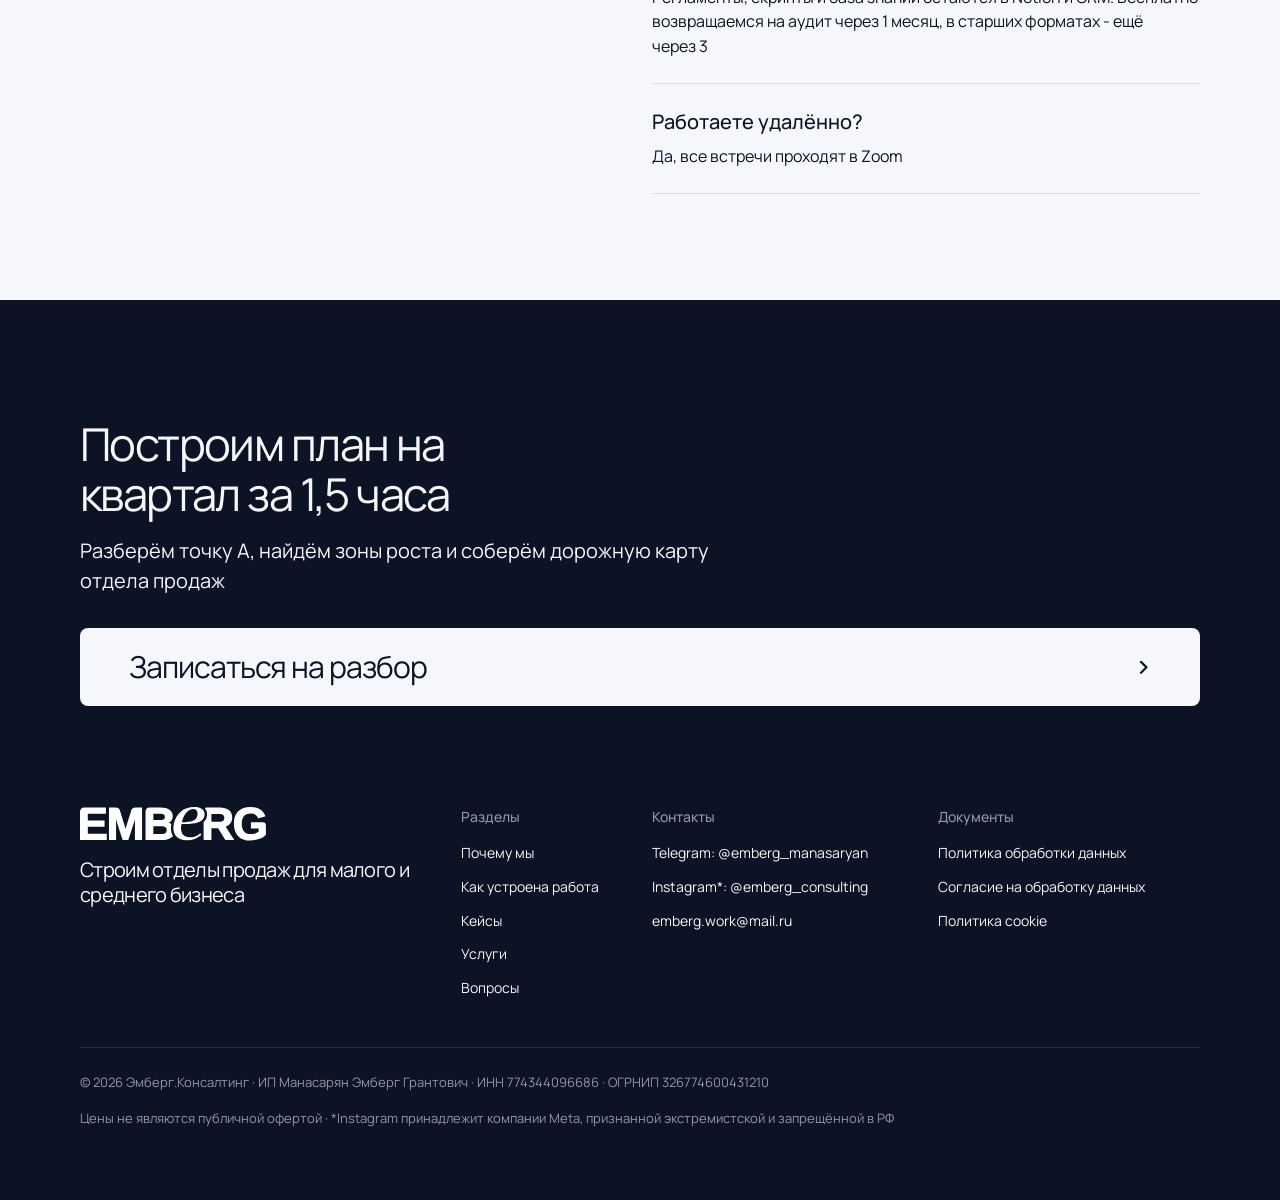
<file: v2/index.html>
<!doctype html>
<html lang="ru" data-type="service" data-radius="soft" data-buttons="solid" data-motion>
<head>
<meta charset="utf-8">
<meta name="viewport" content="width=device-width, initial-scale=1, viewport-fit=cover">
<!-- v2: черновик для обкатки, не индексируется, основной сайт - корень репозитория -->
<meta name="robots" content="noindex, nofollow">
<title>Эмберг.Консалтинг: построение отделов продаж для малого и среднего бизнеса</title>
<meta name="description" content="Строим отделы продаж под ключ: разбор и дорожная карта за 1,5 часа, регламенты, скрипты, CRM и управление по цифрам. Разбор - 9 тыс. ₽">
<meta property="og:type" content="website">
<meta property="og:locale" content="ru_RU">
<meta property="og:title" content="Эмберг.Консалтинг - строим отделы продаж, которые работают">
<meta property="og:description" content="Разберём ваш отдел продаж и соберём дорожную карту на квартал">
<meta property="og:image" content="share.jpg">
<meta name="twitter:card" content="summary_large_image">
<link rel="icon" href="favicon.svg" type="image/svg+xml">
<meta name="theme-color" content="#f5f7fa">
<!-- <link rel="canonical" href="https://emberg.consulting/"> - после переноса v2 в корень -->
<meta name="site-kind" content="other">
<meta name="page-type" content="service">
<link rel="stylesheet" href="assets/system.css">
<link rel="stylesheet" href="assets/ui/cards.css">
<link rel="stylesheet" href="assets/motion/motion.css">
<link rel="stylesheet" href="assets/layout/layout.css">
<link rel="stylesheet" href="assets/icons/icon.css">
<link rel="stylesheet" href="assets/ui/base.css">
<link rel="stylesheet" href="assets/ui/stat/fragment.css">
<link rel="stylesheet" href="assets/ui/checklist/fragment.css">
<style>
@font-face{font-family:"Manrope";font-style:normal;font-weight:400;font-display:swap;src:url(fonts/manrope-400-cyr.woff2) format("woff2");unicode-range:U+0301,U+0400-045F,U+0490-0491,U+04B0-04B1,U+2116}
@font-face{font-family:"Manrope";font-style:normal;font-weight:400;font-display:swap;src:url(fonts/manrope-400-lat.woff2) format("woff2");unicode-range:U+0000-00FF,U+0131,U+0152-0153,U+2000-206F,U+20AC,U+2122,U+2212}
@font-face{font-family:"Manrope";font-style:normal;font-weight:500;font-display:swap;src:url(fonts/manrope-500-cyr.woff2) format("woff2");unicode-range:U+0301,U+0400-045F,U+0490-0491,U+04B0-04B1,U+2116}
@font-face{font-family:"Manrope";font-style:normal;font-weight:500;font-display:swap;src:url(fonts/manrope-500-lat.woff2) format("woff2");unicode-range:U+0000-00FF,U+0131,U+0152-0153,U+2000-206F,U+20AC,U+2122,U+2212}
@font-face{font-family:"Manrope";font-style:normal;font-weight:700;font-display:swap;src:url(fonts/manrope-700-cyr.woff2) format("woff2");unicode-range:U+0301,U+0400-045F,U+0490-0491,U+04B0-04B1,U+2116}
@font-face{font-family:"Manrope";font-style:normal;font-weight:700;font-display:swap;src:url(fonts/manrope-700-lat.woff2) format("woff2");unicode-range:U+0000-00FF,U+0131,U+0152-0153,U+2000-206F,U+20AC,U+2122,U+2212}
:root {
  --p-bg: #f5f7fa; --p-surface: #eaf0f7; --p-ink: #0b1324; --p-muted: #4f6b99;
  --p-accent: #1b2a4a; --p-accent-ink: #f5f7fa; --p-action: #1b2a4a; --p-action-ink: #f5f7fa;
  --p-inv-bg: #0b1324; --p-inv-surface: #182031; --p-inv-ink: #f5f7fa; --p-inv-muted: #9297a2;
  --p-inv-accent: #f5f7fa; --p-inv-accent-ink: #0b1324; --p-inv-action: #f5f7fa; --p-inv-action-ink: #0b1324;
  --font-display: "Manrope", system-ui, sans-serif;
  --font-text: "Manrope", system-ui, sans-serif;
  --display-weight: 400;
  --display-tracking: -0.035em;
  --display-tracking-xl: -0.045em;
  --ly-scale: 0.97;
}
</style>
<script>document.documentElement.classList.add('m-enter');setTimeout(()=>document.documentElement.classList.add('m-enter-done'),700)</script>
<script>document.documentElement.classList.add('mo-js');setTimeout(()=>document.documentElement.classList.add('mo-safe'),2500)</script>
<link rel="modulepreload" href="assets/moments/moments.js">
<link rel="modulepreload" href="assets/moments/lib.js">
<link rel="modulepreload" href="assets/moments/pinned-chapters/moment.js">
<style>
  :root { --ground-bg: #c9d2de; }
  .nav__logo img { height: 20px; width: auto; display: block; }
  .footer__logo img { height: 34px; width: auto; display: block; }
  .rows .rows__name small { display: block; font-weight: 400; color: var(--muted); font-size: var(--t-small); }
  /* окна этапов в pinned-chapters: состав этапа как документ */
  .stage-doc { margin: 0; height: 100%; background: var(--surface); padding: 40px 44px; display: flex; flex-direction: column; gap: 20px; }
  .stage-doc__head { display: flex; justify-content: space-between; font-size: var(--t-small); color: var(--muted); }
  .stage-doc ul { list-style: none; margin: 0; padding: 0; display: grid; gap: 12px; }
  .stage-doc li { display: flex; gap: 12px; font-size: 17px; line-height: 1.45; padding-bottom: 12px; border-bottom: 1px solid color-mix(in oklab, var(--ink) 10%, transparent); }
  .stage-doc li::before { content: ""; flex: none; width: 8px; height: 8px; margin-top: 9px; border-radius: 50%; background: var(--accent); }
  .case-meta { display: grid; gap: 4px; }
  .case-cols .t-label { font-size: var(--t-small); text-transform: uppercase; letter-spacing: .08em; color: var(--muted); font-weight: 500; margin-bottom: 12px; }
  .case-cols ul { list-style: none; margin: 0; padding: 0; display: grid; gap: 10px; font-size: 16px; line-height: 1.45; }
  .case-cols li { padding-bottom: 10px; border-bottom: 1px solid color-mix(in oklab, var(--ink) 10%, transparent); }
  .founder-quote { font-size: clamp(24px, 2.6vw, 36px); line-height: 1.3; letter-spacing: -0.02em; margin: 0; }
  .niches { display: flex; flex-wrap: wrap; gap: 8px; list-style: none; padding: 0; margin: 0; }
  .niches li { padding: 6px 14px; border-radius: 999px; background: var(--surface); font-size: var(--t-small); }
  @media (max-width: 1023px) { .stage-doc { padding: 24px; } .stage-doc li { font-size: 15px; } }
  @media (max-width: 639px) {
    .nav__actions { display: none; }
    #process .mo-pc__visual { display: none; }
    .case-cols li:nth-child(3) { display: none; }
    .footer__col a, .footer__legal span { overflow-wrap: anywhere; }
    .closing__cta .btn--wide { width: 100%; }
    footer.closing .wrap * { min-width: 0; max-width: 100%; }
    #formats .group:first-child .rows { display: none; }
  }
</style>
</head>
<body>
<!-- type: service
     deal: hero split, nav nav-centre, close close-type, footer footer-dark, rhythm space, buttons solid, mark - свой логотип клиента
     palette: start.mjs brand из цветов логотипа (navy #1B2A4A, серебро/лёд), шрифт Manrope - фирменный клиента
     moments: pinned-chapters в #process -->
<header class="nav nav--centre">
  <div class="wrap nav__bar">
    <a class="skip-link" href="#top">К содержанию</a>
    <a class="nav__logo" href="#top" aria-label="Эмберг.Консалтинг, наверх"><img src="logo-ink.svg" alt="" width="110" height="20"></a>
    <nav class="nav__links" aria-label="Основное меню">
      <div class="nav__item"><a class="nav__link" href="#why">О нас</a></div>
      <div class="nav__item"><a class="nav__link" href="#formats">Услуги</a></div>
      <div class="nav__item"><a class="nav__link" href="#contact">Связь</a></div>
    </nav>
    <div class="nav__actions">
      <a class="btn btn--primary" href="https://t.me/emberg_manasaryan">Записаться на разбор</a>
    </div>
    <button class="nav__toggle" type="button" aria-expanded="false" aria-label="Меню">
      <svg width="18" height="18" viewBox="0 0 18 18" aria-hidden="true"><path d="M2 5h14M2 13h14" stroke="currentColor" stroke-width="1.6" stroke-linecap="round"/></svg>
    </button>
  </div>
</header>

<main id="top">
  <section class="hero hero--split" data-enter aria-labelledby="hero-h">
    <div class="wrap"><div class="hero-text grid hero__grid">
      <div class="hero__text span-5">
        <p class="hero__kicker"><span class="dot" aria-hidden="true"></span>Для малого и среднего бизнеса</p>
        <h1 id="hero-h">Строим отделы продаж, которые работают</h1>
        <p class="hero__lead">Находим, где отдел теряет деньги, и внедряем систему: скрипты, регламенты, CRM и управление по цифрам. В среднем за 1,5-3 месяца</p>
        <div class="btn-row"><a class="btn btn--primary" href="https://t.me/emberg_manasaryan">Записаться на разбор<svg class="m-arrow" viewBox="0 0 12 12" aria-hidden="true"><path class="m-arrow__stem" d="M1 6h8"/><path class="m-arrow__head" d="M4.5 2.5 8 6l-3.5 3.5"/></svg></a><a class="btn btn--secondary" href="#formats">Услуги и цены</a></div>
      </div>
      <div class="hero__media span-6 start-7">
        <img src="emberg.webp" alt="Эмберг Манасарян, основатель Эмберг.Консалтинг" style="--ly-pos: 50% 30%" fetchpriority="high" data-source="client" data-subject="основатель">
        <div class="ly-float">
          <div class="ly-float__row"><span class="ly-live">Разбор отдела продаж</span><span>1,5 часа</span></div>
          <div class="ly-float__title">9 тыс. ₽, засчитаем в первую оплату</div>
        </div>
      </div>
    </div></div>
  </section>

  <section class="section" id="problems" aria-labelledby="problems-h">
    <div class="wrap grid grid--top">
      <div class="span-6 stack-5">
        <div class="section-head"><h2 id="problems-h">Почему вложения в отдел продаж не окупаются</h2></div>
        <ul class="rows">
          <li><span class="rows__name">Заявки есть, а продаж мало<small>Вы платите за маркетинг, а отдел сливает клиентов и не закрывает сделки</small></span></li>
          <li><span class="rows__name">Всё держится на сильных сотрудниках<small>Ушёл РОП - схема встала. Ушёл лучший менеджер - увёл клиентов</small></span></li>
          <li><span class="rows__name">CRM для галочки<small>Сделки живут в мессенджерах, в CRM их заносят перед планёркой</small></span></li>
          <li><span class="rows__name">Скрипты и регламенты есть, но не работают<small>В бою их никто не использует, менеджеры продают «как привыкли»</small></span></li>
        </ul>
      </div>
      <div class="panel span-6 start-7" style="--p-h: 460px">
        <div class="stage"><div class="at-rise fit" style="--fit-max:440px;--ax:max(24px, 50% - 220px);--ay:56px;--ay-sm:24px">
          <div class="ui ui-panel ui-stat" data-ui="stat" data-from="46" data-to="46" data-suffix="%">
            <div class="ui-stat__head">
              <div class="ui-stat__top"><span class="ui-stat__label">Заявки, дошедшие до звонка</span><span class="ui-stat__range">Июнь</span></div>
              <div class="ui-stat__line"><span class="ui-stat__num" data-stat-num>46%</span><span class="ui-stat__sub">138 заявок, 64 звонка</span></div>
            </div>
            <div class="ui-stat__chart">
              <svg class="ui-stat__svg" viewBox="0 0 400 120" preserveAspectRatio="none" aria-hidden="true">
                <path class="ui-stat__grid" d="M0 30.5H400M0 60.5H400M0 90.5H400"/>
                <path class="ui-stat__cover" fill-rule="evenodd" d=""/>
                <g class="ui-stat__bars"><rect rx="3" x="0" y="20" width="21" height="100"/><rect rx="3" x="29" y="58" width="21" height="62"/><rect rx="3" x="58" y="26" width="21" height="94"/><rect rx="3" x="87" y="64" width="21" height="56"/><rect rx="3" x="117" y="30" width="21" height="90"/><rect rx="3" x="146" y="70" width="21" height="50"/><rect rx="3" x="175" y="24" width="21" height="96"/><rect rx="3" x="204" y="62" width="21" height="58"/><rect rx="3" x="233" y="34" width="21" height="86"/><rect rx="3" x="262" y="72" width="21" height="48"/><rect rx="3" x="291" y="28" width="21" height="92"/><rect rx="3" x="321" y="66" width="21" height="54"/><rect rx="3" x="350" y="22" width="21" height="98"/><rect rx="3" x="379" y="64" width="21" height="56"/></g>
              </svg>
              <div class="ui-stat__axis" aria-hidden="true"><span>Заявки</span><span>Звонки</span><span>30 июня</span></div>
            </div>
          </div>
        </div></div>
      </div>
    </div>
  </section>

  <section class="section ground-surface" id="why" style="--hm: 2" aria-labelledby="why-h">
    <div class="wrap grid grid--top">
      <div class="span-6 stack-5">
        <div class="section-head"><h2 id="why-h">Почему в этот раз получится</h2></div>
        <ul class="rows">
          <li><span class="rows__name">Начинаем с фундамента<small>Сначала разбираемся, кто ваш клиент и как вы продаёте, потом пишем скрипты</small></span></li>
          <li><span class="rows__name">Слышим команду<small>Собираем фактуру у менеджеров, поэтому инструменты не саботируют</small></span></li>
          <li><span class="rows__name">Не идём дальше без приёмки<small>Каждый инструмент согласовываете вы и команда</small></span></li>
          <li><span class="rows__name">Всё остаётся у вас<small>Регламенты, скрипты и база знаний - в Notion и CRM</small></span></li>
          <li><span class="rows__name">Работает команда и не пропадает<small>Методист, профильные специалисты и бесплатный аудит после проекта</small></span></li>
        </ul>
      </div>
      <div class="panel span-6 start-7" style="--p-h: 520px">
        <div class="stage"><div class="at-rise fit" style="--fit-max:400px;--ax:max(24px, 50% - 200px);--ay:56px;--ay-sm:24px">
          <div class="ui ui-panel ui-checks" data-ui="checklist">
            <div class="ui-checks__head"><div class="ui-title">Приёмка инструментов</div><span class="ui-spacer"></span><div class="ui-meta" data-checks-count>3 из 5</div></div>
            <div class="ui-checks__bar"><i data-checks-bar style="--k:0.6"></i></div>
            <ul class="ui-checks__list">
              <li class="ui-check is-done"><span class="ui-check__box"><svg viewBox="0 0 16 16"><path d="m4.5 8.2 2.3 2.3 4.7-5"/></svg></span><span class="ui-check__label">Портрет клиента и воронки</span></li>
              <li class="ui-check is-done"><span class="ui-check__box"><svg viewBox="0 0 16 16"><path d="m4.5 8.2 2.3 2.3 4.7-5"/></svg></span><span class="ui-check__label">Скрипт первого звонка</span></li>
              <li class="ui-check is-done"><span class="ui-check__box"><svg viewBox="0 0 16 16"><path d="m4.5 8.2 2.3 2.3 4.7-5"/></svg></span><span class="ui-check__label">Регламент работы с лидами</span></li>
              <li class="ui-check"><span class="ui-check__box"><svg viewBox="0 0 16 16"><path d="m4.5 8.2 2.3 2.3 4.7-5"/></svg></span><span class="ui-check__label">Мотивация менеджеров</span></li>
              <li class="ui-check"><span class="ui-check__box"><svg viewBox="0 0 16 16"><path d="m4.5 8.2 2.3 2.3 4.7-5"/></svg></span><span class="ui-check__label">Ежедневный план-факт</span></li>
            </ul>
          </div>
        </div></div>
      </div>
    </div>
  </section>

  <section class="section" id="process" style="--h: 2; --hm: 1" data-moment="pinned-chapters" aria-labelledby="process-h">
    <div class="wrap mo-pc__grid">
      <div class="mo-pc__text">
        <h2 id="process-h">4 этапа от разбора до работающей системы</h2>
        <ol class="mo-pc__steps">
          <li class="mo-pc__step">
            <h3>Фундамент</h3>
            <p>Определяем, кто ваш целевой клиент и как найти с ним общий язык</p>
            <figure class="mo-pc__visual"><div class="stage-doc"><div class="stage-doc__head"><span>Этап 1</span><span>Фундамент</span></div><ul><li>Замер точки А - цифры для сравнения результата</li><li>CustDev: почему клиенты покупают и почему уходят</li><li>Позиционирование и портрет идеального клиента</li><li>Путь клиента и воронки продаж</li><li>Юнит-экономика и план продаж до дня менеджера</li></ul></div></figure>
          </li>
          <li class="mo-pc__step">
            <h3>Инструменты</h3>
            <p>Даём менеджерам всё, чтобы каждая заявка доходила до сделки</p>
            <figure class="mo-pc__visual"><div class="stage-doc"><div class="stage-doc__head"><span>Этап 2</span><span>Инструменты</span></div><ul><li>Работа с лидами: входящие, исходящие, отказники</li><li>Техзадание на CRM, настройка и интеграции</li><li>Скрипты, ответы на возражения и FAQ</li><li>Сценарий встречи и шаблон КП</li><li>Цепочки дожима и база знаний отдела</li></ul></div></figure>
          </li>
          <li class="mo-pc__step">
            <h3>Управление</h3>
            <p>Делаем так, чтобы отдел работал по цифрам, а не держался на собственнике</p>
            <figure class="mo-pc__visual"><div class="stage-doc"><div class="stage-doc__head"><span>Этап 3</span><span>Управление</span></div><ul><li>Профили должностей и мотивация от маржи</li><li>Регламенты менеджеров</li><li>Ежедневный план-факт: проседание видно за неделю</li><li>Дашборд собственника из CRM</li><li>Ритм планёрок, профиль и ввод РОПа</li></ul></div></figure>
          </li>
          <li class="mo-pc__step">
            <h3>Контрольные аудиты</h3>
            <p>Возвращаемся после проекта, чтобы сохранить и усилить результат</p>
            <figure class="mo-pc__visual"><div class="stage-doc"><div class="stage-doc__head"><span>Этап 4</span><span>Аудиты</span></div><ul><li>Встречи через 1 и 3 месяца после проекта</li><li>Сверка цифр с точкой А</li><li>Аудит записей встреч и переписок</li><li>Правки в инструменты после встречи</li></ul></div></figure>
          </li>
        </ol>
      </div>
      <div class="mo-pc__visuals frame"></div>
    </div>
  </section>


  <section class="section ground-surface g2" id="formats" aria-labelledby="formats-h">
    <div class="wrap">
      <div class="group grid grid--top">
        <div class="span-5 stack-5">
          <div class="section-head">
            <h2 id="formats-h">Начните с разбора отдела продаж</h2>
            <p>Эмберг лично разбирает, как приходят лиды, где они теряются и что мешает расти. На выходе план, который можно начать выполнять на следующей неделе</p>
          </div>
          <div class="price"><span class="t-stat">9 тыс. ₽</span><span class="muted">1,5 часа + подготовка</span></div>
          <div class="btn-row"><a class="btn btn--primary" href="https://t.me/emberg_manasaryan">Записаться на разбор</a></div>
        </div>
        <ul class="rows span-6 start-7">
          <li><span class="rows__name">Точки утечки денег<small>И какая из них стоит вам дороже всего</small></span></li>
          <li><span class="rows__name">Дорожная карта на квартал<small>Какие инструменты нужны и в каком порядке их строить</small></span></li>
          <li><span class="rows__name">Срок построения<small>Реалистичный срок, за который отдел станет управляемым</small></span></li>
          <li><span class="rows__name">Резюме встречи через 2 часа<small>Остаётся у вас, даже если не продолжите</small></span></li>
          <li><span class="rows__name">Зачёт стоимости<small>9 тыс. ₽ засчитаем в первую оплату проекта</small></span></li>
        </ul>
      </div>
      <div class="group stack-5">
        <p class="t-card">Дальше - построение в одном из 3 форматов</p>
        <div class="grid">
        <article class="card card--plan span-4">
          <h3>Своей командой</h3>
          <p class="t-small muted">Задача типовая, бюджет ограничен, есть сотрудник под проект</p>
          <div class="price"><span class="t-stat">20 тыс. ₽</span><span class="muted">/ неделя</span></div>
          <a class="btn btn--secondary" href="https://t.me/emberg_manasaryan">Обсудить формат</a>
          <ul class="rows rows--spec">
            <li><span class="rows__name">Ваше время</span><span class="rows__value">6-10 ч в неделю</span></li>
            <li><span class="rows__name">Инструменты делает</span><span class="rows__value">Ваша команда по методике</span></li>
            <li><span class="rows__name">После проекта</span><span class="rows__value">Встреча через месяц</span></li>
          </ul>
        </article>
        <article class="card card--plan is-featured span-4">
          <span class="badge">Рекомендуем</span>
          <h3>Нашей командой</h3>
          <p class="t-small muted">Задача нестандартная, нужна помощь во внедрении</p>
          <div class="price"><span class="t-stat">40 тыс. ₽</span><span class="muted">/ неделя</span></div>
          <a class="btn btn--primary" href="https://t.me/emberg_manasaryan">Обсудить формат</a>
          <ul class="rows rows--spec">
            <li><span class="rows__name">Ваше время</span><span class="rows__value">2-3 ч в неделю</span></li>
            <li><span class="rows__name">Инструменты делает</span><span class="rows__value">Методист и специалисты</span></li>
            <li><span class="rows__name">После проекта</span><span class="rows__value">Аудиты через 1 и 3 мес</span></li>
            <li><span class="rows__name">Не принят инструмент</span><span class="rows__value">Пересоберём за неделю</span></li>
          </ul>
        </article>
        <article class="card card--plan span-4">
          <h3>Специальный проект</h3>
          <p class="t-small muted">Компания растёт, важно не ошибиться и вырастить команду</p>
          <div class="price"><span class="t-stat">90 тыс. ₽</span><span class="muted">/ неделя</span></div>
          <a class="btn btn--secondary" href="https://t.me/emberg_manasaryan">Узнать о свободном месте</a>
          <ul class="rows rows--spec">
            <li><span class="rows__name">Ведёт</span><span class="rows__value">Эмберг лично, 1 проект</span></li>
            <li><span class="rows__name">Плюс</span><span class="rows__value">План развития сотрудников</span></li>
            <li><span class="rows__name">После проекта</span><span class="rows__value">Аудиты и месяц трекинга</span></li>
          </ul>
        </article>
      </div>
      <p class="t-small">Любой формат можно прервать и вернуть предоплату за оставшиеся недели. Подробный состав - в КП после разбора</p>
      </div>
    </div>
  </section>

  <section class="section" id="cases" style="--hm: 2" aria-labelledby="cases-h">
    <div class="wrap">
      <div class="section-head"><h2 id="cases-h">Кейсы: что было и что стало</h2></div>
      <div class="grid case-cols">
        <article class="span-4 stack-5">
          <div class="case-meta"><p class="t-label muted">Сервис для юристов · 7 недель</p><p class="t-card">Выстроили систему B2B-продаж с нуля</p></div>
          <div><p class="t-label muted">Было</p><ul><li>Одна продажа за всё время</li><li>До бесплатного теста доходили почти все, до оплаты - почти никто</li><li>95% продаж на основателе, сделки - в папках со скриншотами</li></ul></div>
          <div><p class="t-label muted">Стало</p><ul><li>Тест заканчивается встречей с решением, а не тишиной</li><li>Основатель ведёт 10-15 крупных клиентов, средних - менеджер</li><li>Сделки в таблице по этапам со следующим шагом</li></ul></div>
        </article>
        <article class="span-4 stack-5">
          <div class="case-meta"><p class="t-label muted">Онлайн-школа · 6 недель</p><p class="t-card">Меньше зумов и на 40% больше предоплат</p></div>
          <div><p class="t-label muted">Было</p><ul><li>До звонка доходило 46% заявок: из 138 лидов - 64 звонка</li><li>Ближайший слот для клиента - через 2-3 дня</li><li>Дожимал клиентов в основном руководитель</li></ul></div>
          <div><p class="t-label muted">Стало</p><ul><li>Дожим снят с руководителя, его ведёт чатер</li><li>Процент менеджера снизился с 5-9% до 3,5-4%</li><li>Запись на слот сама двигает сделку в CRM</li></ul></div>
        </article>
        <article class="span-4 stack-5">
          <div class="case-meta"><p class="t-label muted">Промышленное снабжение · 12 недель</p><p class="t-card">Разобрали многолетний хаос в оргструктуре</p></div>
          <div><p class="t-label muted">Было</p><ul><li>3 попытки нанять менеджера активных продаж провалились</li><li>Заявки и КП не фиксировались, конверсия не считалась</li><li>Сотрудники совмещали по 2-3 роли</li></ul></div>
          <div><p class="t-label muted">Стало</p><ul><li>Собственники каждый день видят заявки и КП по заводам</li><li>Ответ на заявку - 2 рабочих часа, КП - 3 рабочих дня</li><li>Компания нанимает РОПа и менеджера в готовую систему</li></ul></div>
        </article>
      </div>
      <div class="btn-row"><a class="btn btn--primary" href="https://t.me/emberg_manasaryan">Создать новый кейс</a></div>
    </div>
  </section>

  <section class="section ground-surface" id="founder" aria-labelledby="founder-h">
    <div class="wrap grid grid--top">
      <div class="span-5 stack-6">
        <div class="section-head"><h2 id="founder-h">Эмберг Манасарян, основатель и автор методологии</h2></div>
        <p class="founder-quote">Я строю отделы продаж, которые продолжают работать, когда собственник не контролирует каждый шаг. Поэтому продаю не знания, а ответственность за то, что дорожная карта будет внедрена до конца</p>
        <p class="t-small muted">Ниши: производство, авто, недвижимость, IT и SaaS, образование, B2B-агентства</p>
      </div>
      <dl class="stats span-6 start-7">
        <div><dt class="t-small muted">построенных отделов продаж</dt><dd class="t-stat">10+</dd></div>
        <div><dt class="t-small muted">предпринимателей лично</dt><dd class="t-stat">70+</dd></div>
        <div><dt class="t-small muted">оборот клиентов в год</dt><dd class="t-stat">3,5 млрд ₽</dd></div>
        <div><dt class="t-small muted">самый молодой бизнес-консультант</dt><dd class="t-stat">Resulting</dd></div>
      </dl>
    </div>
  </section>

  <section class="section g2" id="faq" aria-labelledby="faq-h">
    <div class="wrap">
      <div class="group"><div class="grid grid--top">
        <div class="span-5 stack-4">
          <h2 id="faq-h">Отвечаем честно</h2>
          <a class="link" href="https://t.me/emberg_manasaryan">Задать свой вопрос</a>
        </div>
        <div class="faq span-6 start-7">
          <div class="faq__item"><h3>Почему так дорого?</h3><p>Сравнивать стоит с тем, во что обходится отдел без системы: оплаченные заявки уходят без сделки, знания уходят с сильными сотрудниками. Риск на нашей стороне: проект можно прервать и вернуть предоплату за оставшиеся недели</p></div>
          <div class="faq__item"><h3>Почему так дёшево?</h3><p>Методику мы отработали на десятке отделов продаж, поэтому не изобретаем инструменты с нуля, а адаптируем готовые решения под ваш бизнес</p></div>
          <div class="faq__item"><h3>Вы гарантируете рост выручки?</h3><p>Нет: на выручку влияют рынок, маркетинг и ваши решения. Мы гарантируем, что дорожная карта будет внедрена целиком, а каждый инструмент вы примете на защите</p></div>
          <div class="faq__item"><h3>Мы уже платили консультантам. Чем вы отличаетесь?</h3><p>Собираем фактуру у менеджеров, не идём дальше, пока этап не работает, и возвращаемся после проекта проверить, что прижилось</p></div>
          <div class="faq__item"><h3>Сколько занимает построение?</h3><p>В среднем 1,5-3 месяца. Точный срок называем после разбора</p></div>
        </div>
      </div></div>
      <div class="grid grid--top">
        <div class="faq span-6 start-7">
          <div class="faq__item"><h3>Можно ли поставить проект на паузу?</h3><p>Да. «Своей командой» - 1 раз до 2 недель, «Нашей командой» - 2 раза. В «Специальном проекте» обсуждаем индивидуально</p></div>
          <div class="faq__item"><h3>Есть ли у вас опыт в моей нише?</h3><p>Работаем там, где продажа идёт через звонок, встречу или переписку и есть хотя бы один менеджер. Не берём компании, где клиент выбирает только по цене, наличию и срокам</p></div>
          <div class="faq__item"><h3>Вы приводите клиентов и нанимаете менеджеров?</h3><p>Нет, мы не продаём за вас. Строим систему, в которой это делает ваша команда. Для найма пишем профили, мотивацию и воронку найма</p></div>
          <div class="faq__item"><h3>Что будет после проекта?</h3><p>Регламенты, скрипты и база знаний остаются в Notion и CRM. Бесплатно возвращаемся на аудит через 1 месяц, в старших форматах - ещё через 3</p></div>
          <div class="faq__item"><h3>Работаете удалённо?</h3><p>Да, все встречи проходят в Zoom</p></div>
        </div>
      </div>
    </div>
  </section>
</main>

<footer class="footer closing footer--dark ground-inverse" id="contact" aria-labelledby="close-h">
  <div class="wrap">
    <div class="closing__cta close--type">
      <div class="section-head">
        <h2 id="close-h">Построим план на квартал за 1,5 часа</h2>
        <p>Разберём точку А, найдём зоны роста и соберём дорожную карту отдела продаж</p>
      </div>
      <a class="btn btn--primary btn--xl btn--wide" href="https://t.me/emberg_manasaryan">Записаться на разбор<svg class="m-arrow" viewBox="0 0 12 12" aria-hidden="true"><path class="m-arrow__stem" d="M1 6h8"/><path class="m-arrow__head" d="M4.5 2.5 8 6l-3.5 3.5"/></svg></a>
    </div>
    <div class="closing__links">
      <div class="grid">
        <div class="span-4 stack-4">
          <a class="footer__logo" href="#top" aria-label="Эмберг.Консалтинг, наверх"><img src="logo-white.svg" alt="" width="186" height="34"></a>
          <p class="footer__lede">Строим отделы продаж для малого и среднего бизнеса</p>
        </div>
        <div class="span-2 footer__col"><h3>Разделы</h3><ul><li><a href="#why">Почему мы</a></li><li><a href="#process">Как устроена работа</a></li><li><a href="#cases">Кейсы</a></li><li><a href="#formats">Услуги</a></li><li><a href="#faq">Вопросы</a></li></ul></div>
        <div class="span-3 footer__col"><h3>Контакты</h3><ul><li><a href="https://t.me/emberg_manasaryan">Telegram: @emberg_manasaryan</a></li><li><a href="https://instagram.com/emberg_consulting">Instagram*: @emberg_consulting</a></li><li><a href="mailto:emberg.work@mail.ru">emberg.work@mail.ru</a></li></ul></div>
        <div class="span-3 footer__col"><h3>Документы</h3><ul><li><a href="../privacy.html">Политика обработки данных</a></li><li><a href="../consent.html">Согласие на обработку данных</a></li><li><a href="../cookies.html">Политика cookie</a></li></ul></div>
      </div>
      <div class="footer__legal">
        <span>&copy; 2026 Эмберг.Консалтинг · ИП Манасарян Эмберг Грантович · ИНН 774344096686 · ОГРНИП 326774600431210</span>
        <span>Цены не являются публичной офертой · *Instagram принадлежит компании Meta, признанной экстремистской и запрещённой в РФ</span>
      </div>
    </div>
  </div>
</footer>

<nav class="actionbar" aria-label="Быстрые действия">
  <a class="btn btn--primary" href="https://t.me/emberg_manasaryan">Записаться на разбор</a>
</nav>

<script type="module" src="assets/system.js"></script>
<script type="module" src="assets/motion/motion.js"></script>
<script type="module" src="assets/layout/layout.js"></script>
</body>
</html>
</file>
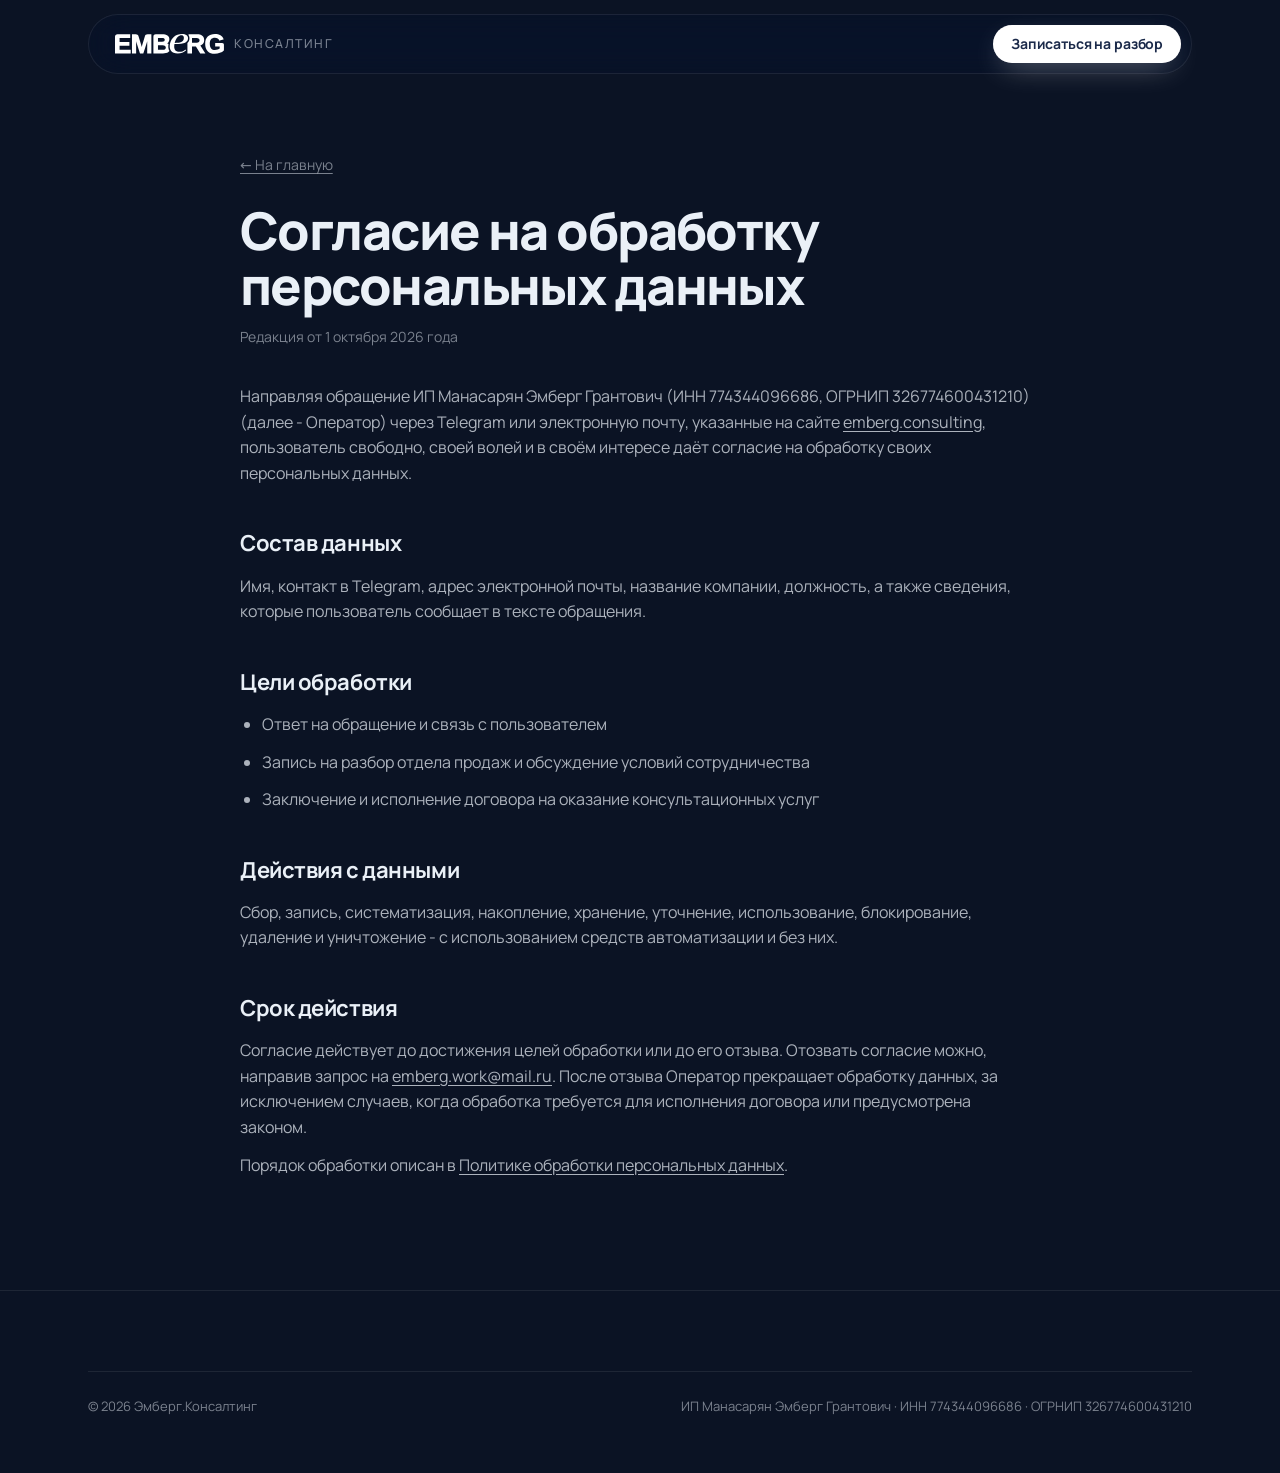
<file: consent.html>
<!doctype html>
<html lang="ru">
<head>
<meta charset="utf-8">
<meta name="viewport" content="width=device-width, initial-scale=1">
<title>Согласие на обработку персональных данных | Эмберг.Консалтинг</title>
<meta name="description" content="Согласие на обработку персональных данных для посетителей сайта emberg.consulting">
<meta name="robots" content="noindex, follow">
<meta name="theme-color" content="#0B1324">
<link rel="icon" href="assets/img/favicon.svg" type="image/svg+xml">
<link rel="stylesheet" href="assets/style.css?v=10">
</head>
<body>
<header class="header"><div class="container"><div class="header-inner">
<a href="./" class="wordmark" aria-label="Эмберг.Консалтинг"><img class="logo" src="assets/img/logo.svg" alt="Эмберг.Консалтинг (Emberg Consulting)" width="350" height="64"><span class="sub">консалтинг</span></a>
<a class="btn btn-primary btn-sm" data-cta="C01" href="#">Записаться на разбор</a>
</div></div></header>
<main class="container legal">
<a class="back" href="./">← На главную</a>

<h1>Согласие на обработку персональных данных</h1>
<p class="date">Редакция от 1 октября 2026 года</p>
<p>Направляя обращение ИП Манасарян Эмберг Грантович (ИНН 774344096686, ОГРНИП 326774600431210) (далее - Оператор) через Telegram или электронную почту, указанные на сайте <a href="https://emberg.consulting/">emberg.consulting</a>, пользователь свободно, своей волей и в своём интересе даёт согласие на обработку своих персональных данных.</p>
<h2>Состав данных</h2>
<p>Имя, контакт в Telegram, адрес электронной почты, название компании, должность, а также сведения, которые пользователь сообщает в тексте обращения.</p>
<h2>Цели обработки</h2>
<ul>
<li>Ответ на обращение и связь с пользователем</li>
<li>Запись на разбор отдела продаж и обсуждение условий сотрудничества</li>
<li>Заключение и исполнение договора на оказание консультационных услуг</li>
</ul>
<h2>Действия с данными</h2>
<p>Сбор, запись, систематизация, накопление, хранение, уточнение, использование, блокирование, удаление и уничтожение - с использованием средств автоматизации и без них.</p>
<h2>Срок действия</h2>
<p>Согласие действует до достижения целей обработки или до его отзыва. Отозвать согласие можно, направив запрос на <a data-mail href="mailto:emberg.work@mail.ru">emberg.work@mail.ru</a>. После отзыва Оператор прекращает обработку данных, за исключением случаев, когда обработка требуется для исполнения договора или предусмотрена законом.</p>
<p>Порядок обработки описан в <a href="privacy.html">Политике обработки персональных данных</a>.</p>
</main>
<footer class="footer"><div class="container"><div class="footer-bottom"><span>© 2026 Эмберг.Консалтинг</span><span>ИП Манасарян Эмберг Грантович · ИНН 774344096686 · ОГРНИП 326774600431210</span></div></div></footer>
<script src="assets/main.js?v=5" defer></script>
</body></html>
</file>
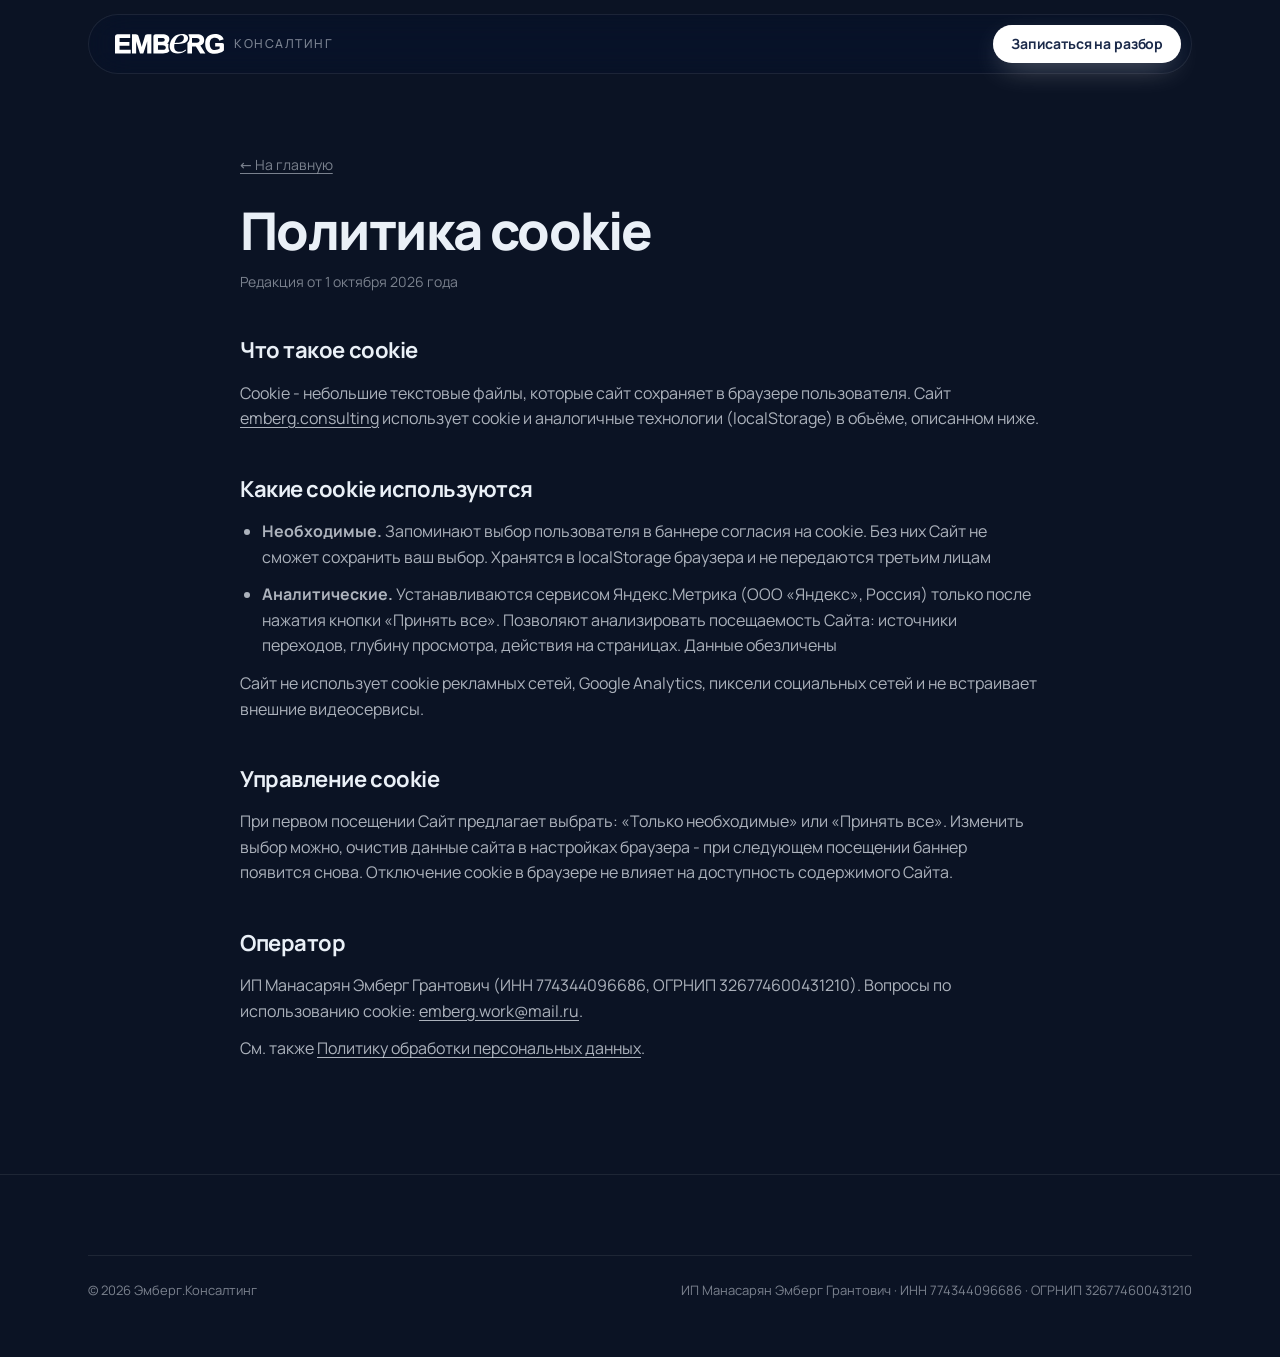
<file: cookies.html>
<!doctype html>
<html lang="ru">
<head>
<meta charset="utf-8">
<meta name="viewport" content="width=device-width, initial-scale=1">
<title>Политика cookie | Эмберг.Консалтинг</title>
<meta name="description" content="Политика использования cookie на сайте emberg.consulting">
<meta name="robots" content="noindex, follow">
<meta name="theme-color" content="#0B1324">
<link rel="icon" href="assets/img/favicon.svg" type="image/svg+xml">
<link rel="stylesheet" href="assets/style.css?v=10">
</head>
<body>
<header class="header"><div class="container"><div class="header-inner">
<a href="./" class="wordmark" aria-label="Эмберг.Консалтинг"><img class="logo" src="assets/img/logo.svg" alt="Эмберг.Консалтинг (Emberg Consulting)" width="350" height="64"><span class="sub">консалтинг</span></a>
<a class="btn btn-primary btn-sm" data-cta="C01" href="#">Записаться на разбор</a>
</div></div></header>
<main class="container legal">
<a class="back" href="./">← На главную</a>

<h1>Политика cookie</h1>
<p class="date">Редакция от 1 октября 2026 года</p>
<h2>Что такое cookie</h2>
<p>Cookie - небольшие текстовые файлы, которые сайт сохраняет в браузере пользователя. Сайт <a href="https://emberg.consulting/">emberg.consulting</a> использует cookie и аналогичные технологии (localStorage) в объёме, описанном ниже.</p>
<h2>Какие cookie используются</h2>
<ul>
<li><strong>Необходимые.</strong> Запоминают выбор пользователя в баннере согласия на cookie. Без них Сайт не сможет сохранить ваш выбор. Хранятся в localStorage браузера и не передаются третьим лицам</li>
<li><strong>Аналитические.</strong> Устанавливаются сервисом Яндекс.Метрика (ООО «Яндекс», Россия) только после нажатия кнопки «Принять все». Позволяют анализировать посещаемость Сайта: источники переходов, глубину просмотра, действия на страницах. Данные обезличены</li>
</ul>
<p>Сайт не использует cookie рекламных сетей, Google Analytics, пиксели социальных сетей и не встраивает внешние видеосервисы.</p>
<h2>Управление cookie</h2>
<p>При первом посещении Сайт предлагает выбрать: «Только необходимые» или «Принять все». Изменить выбор можно, очистив данные сайта в настройках браузера - при следующем посещении баннер появится снова. Отключение cookie в браузере не влияет на доступность содержимого Сайта.</p>
<h2>Оператор</h2>
<p>ИП Манасарян Эмберг Грантович (ИНН 774344096686, ОГРНИП 326774600431210). Вопросы по использованию cookie: <a data-mail href="mailto:emberg.work@mail.ru">emberg.work@mail.ru</a>.</p>
<p>См. также <a href="privacy.html">Политику обработки персональных данных</a>.</p>
</main>
<footer class="footer"><div class="container"><div class="footer-bottom"><span>© 2026 Эмберг.Консалтинг</span><span>ИП Манасарян Эмберг Грантович · ИНН 774344096686 · ОГРНИП 326774600431210</span></div></div></footer>
<script src="assets/main.js?v=5" defer></script>
</body></html>
</file>
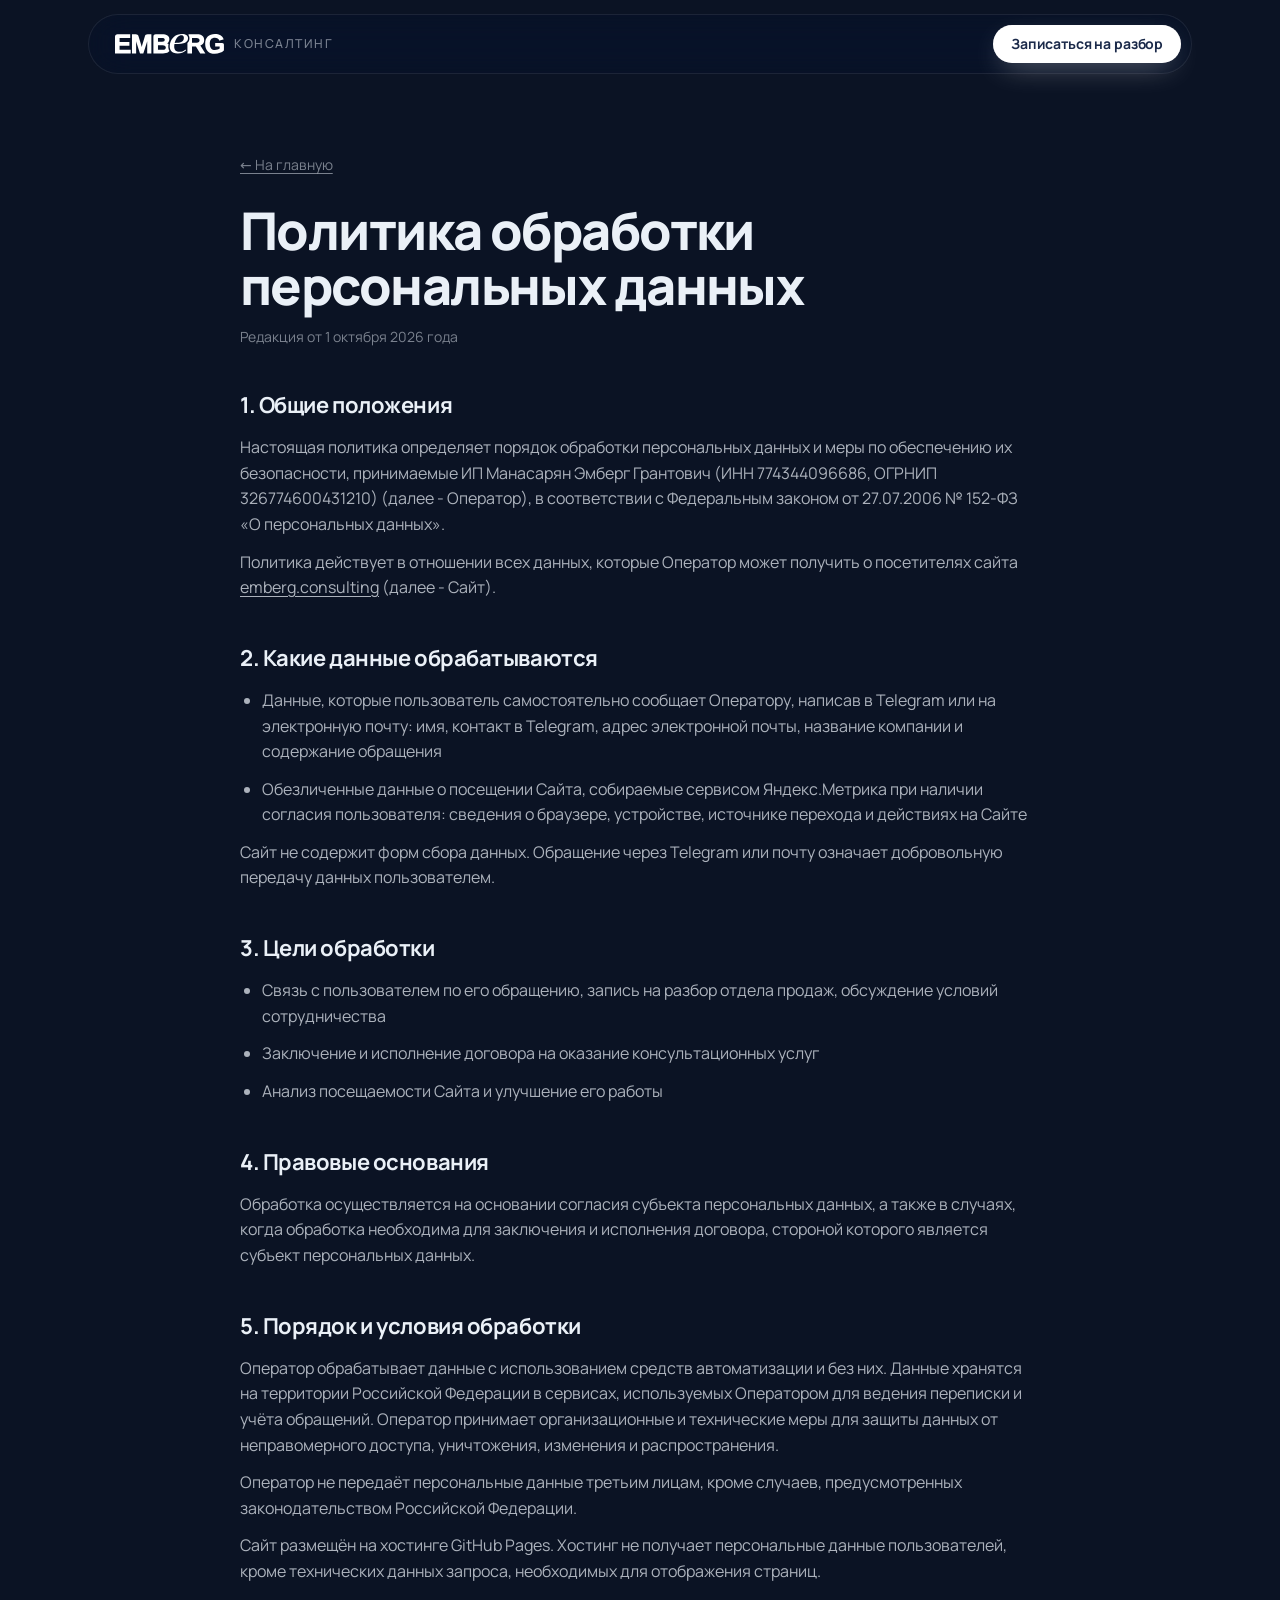
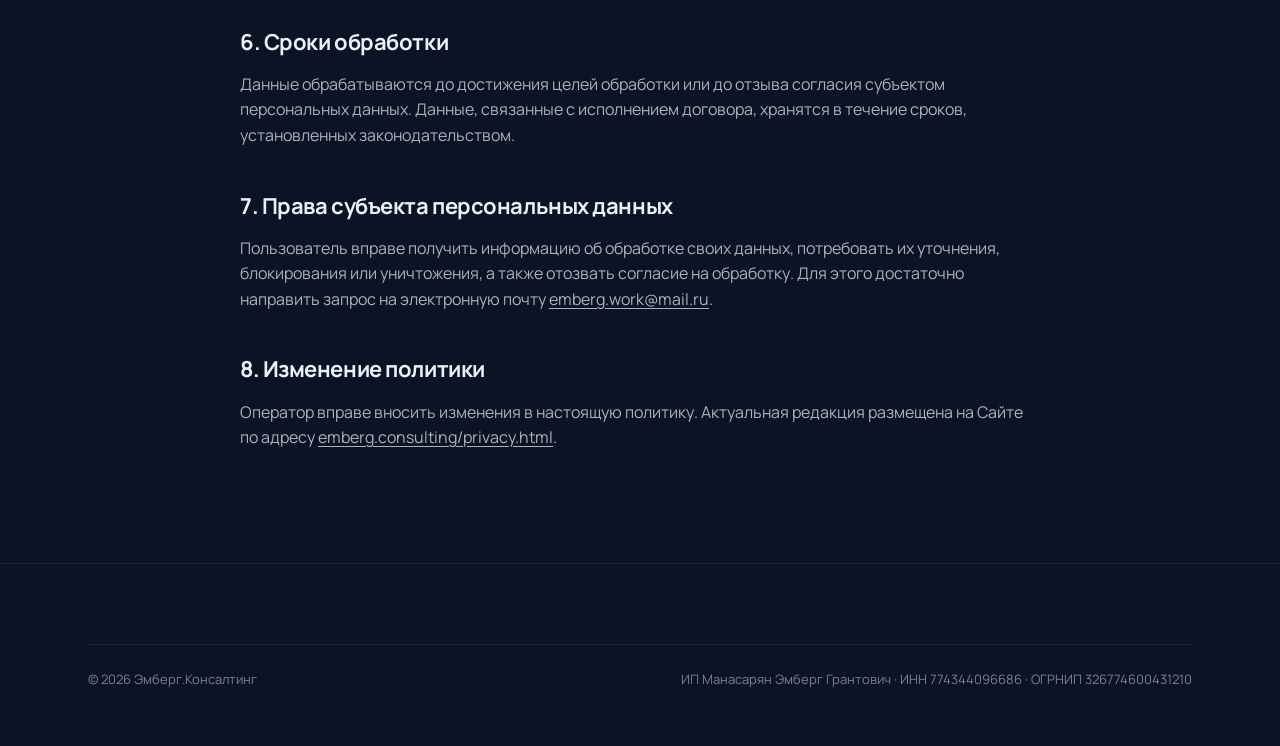
<file: privacy.html>
<!doctype html>
<html lang="ru">
<head>
<meta charset="utf-8">
<meta name="viewport" content="width=device-width, initial-scale=1">
<title>Политика обработки персональных данных | Эмберг.Консалтинг</title>
<meta name="description" content="Политика обработки персональных данных сайта Эмберг.Консалтинг emberg.consulting">
<meta name="robots" content="noindex, follow">
<meta name="theme-color" content="#0B1324">
<link rel="icon" href="assets/img/favicon.svg" type="image/svg+xml">
<link rel="stylesheet" href="assets/style.css?v=10">
</head>
<body>
<header class="header"><div class="container"><div class="header-inner">
<a href="./" class="wordmark" aria-label="Эмберг.Консалтинг"><img class="logo" src="assets/img/logo.svg" alt="Эмберг.Консалтинг (Emberg Consulting)" width="350" height="64"><span class="sub">консалтинг</span></a>
<a class="btn btn-primary btn-sm" data-cta="C01" href="#">Записаться на разбор</a>
</div></div></header>
<main class="container legal">
<a class="back" href="./">← На главную</a>

<h1>Политика обработки персональных данных</h1>
<p class="date">Редакция от 1 октября 2026 года</p>
<h2>1. Общие положения</h2>
<p>Настоящая политика определяет порядок обработки персональных данных и меры по обеспечению их безопасности, принимаемые ИП Манасарян Эмберг Грантович (ИНН 774344096686, ОГРНИП 326774600431210) (далее - Оператор), в соответствии с Федеральным законом от 27.07.2006 № 152-ФЗ «О персональных данных».</p>
<p>Политика действует в отношении всех данных, которые Оператор может получить о посетителях сайта <a href="https://emberg.consulting/">emberg.consulting</a> (далее - Сайт).</p>
<h2>2. Какие данные обрабатываются</h2>
<ul>
<li>Данные, которые пользователь самостоятельно сообщает Оператору, написав в Telegram или на электронную почту: имя, контакт в Telegram, адрес электронной почты, название компании и содержание обращения</li>
<li>Обезличенные данные о посещении Сайта, собираемые сервисом Яндекс.Метрика при наличии согласия пользователя: сведения о браузере, устройстве, источнике перехода и действиях на Сайте</li>
</ul>
<p>Сайт не содержит форм сбора данных. Обращение через Telegram или почту означает добровольную передачу данных пользователем.</p>
<h2>3. Цели обработки</h2>
<ul>
<li>Связь с пользователем по его обращению, запись на разбор отдела продаж, обсуждение условий сотрудничества</li>
<li>Заключение и исполнение договора на оказание консультационных услуг</li>
<li>Анализ посещаемости Сайта и улучшение его работы</li>
</ul>
<h2>4. Правовые основания</h2>
<p>Обработка осуществляется на основании согласия субъекта персональных данных, а также в случаях, когда обработка необходима для заключения и исполнения договора, стороной которого является субъект персональных данных.</p>
<h2>5. Порядок и условия обработки</h2>
<p>Оператор обрабатывает данные с использованием средств автоматизации и без них. Данные хранятся на территории Российской Федерации в сервисах, используемых Оператором для ведения переписки и учёта обращений. Оператор принимает организационные и технические меры для защиты данных от неправомерного доступа, уничтожения, изменения и распространения.</p>
<p>Оператор не передаёт персональные данные третьим лицам, кроме случаев, предусмотренных законодательством Российской Федерации.</p>
<p>Сайт размещён на хостинге GitHub Pages. Хостинг не получает персональные данные пользователей, кроме технических данных запроса, необходимых для отображения страниц.</p>
<h2>6. Сроки обработки</h2>
<p>Данные обрабатываются до достижения целей обработки или до отзыва согласия субъектом персональных данных. Данные, связанные с исполнением договора, хранятся в течение сроков, установленных законодательством.</p>
<h2>7. Права субъекта персональных данных</h2>
<p>Пользователь вправе получить информацию об обработке своих данных, потребовать их уточнения, блокирования или уничтожения, а также отозвать согласие на обработку. Для этого достаточно направить запрос на электронную почту <a data-mail href="mailto:emberg.work@mail.ru">emberg.work@mail.ru</a>.</p>
<h2>8. Изменение политики</h2>
<p>Оператор вправе вносить изменения в настоящую политику. Актуальная редакция размещена на Сайте по адресу <a href="https://emberg.consulting/privacy.html">emberg.consulting/privacy.html</a>.</p>
</main>
<footer class="footer"><div class="container"><div class="footer-bottom"><span>© 2026 Эмберг.Консалтинг</span><span>ИП Манасарян Эмберг Грантович · ИНН 774344096686 · ОГРНИП 326774600431210</span></div></div></footer>
<script src="assets/main.js?v=5" defer></script>
</body></html>
</file>
<file: assets/style.css>
@font-face{font-family:"Manrope";font-style:normal;font-weight:400;font-display:swap;src:url(fonts/manrope-400-cyr.woff2) format("woff2");unicode-range:U+0301,U+0400-045F,U+0490-0491,U+04B0-04B1,U+2116}
@font-face{font-family:"Manrope";font-style:normal;font-weight:400;font-display:swap;src:url(fonts/manrope-400-lat.woff2) format("woff2");unicode-range:U+0000-00FF,U+0131,U+0152-0153,U+02BB-02BC,U+02C6,U+02DA,U+02DC,U+0304,U+0308,U+0329,U+2000-206F,U+20AC,U+2122,U+2191,U+2193,U+2212,U+2215,U+FEFF,U+FFFD}
@font-face{font-family:"Manrope";font-style:normal;font-weight:500;font-display:swap;src:url(fonts/manrope-500-cyr.woff2) format("woff2");unicode-range:U+0301,U+0400-045F,U+0490-0491,U+04B0-04B1,U+2116}
@font-face{font-family:"Manrope";font-style:normal;font-weight:500;font-display:swap;src:url(fonts/manrope-500-lat.woff2) format("woff2");unicode-range:U+0000-00FF,U+0131,U+0152-0153,U+02BB-02BC,U+02C6,U+02DA,U+02DC,U+0304,U+0308,U+0329,U+2000-206F,U+20AC,U+2122,U+2191,U+2193,U+2212,U+2215,U+FEFF,U+FFFD}
@font-face{font-family:"Manrope";font-style:normal;font-weight:700;font-display:swap;src:url(fonts/manrope-700-cyr.woff2) format("woff2");unicode-range:U+0301,U+0400-045F,U+0490-0491,U+04B0-04B1,U+2116}
@font-face{font-family:"Manrope";font-style:normal;font-weight:700;font-display:swap;src:url(fonts/manrope-700-lat.woff2) format("woff2");unicode-range:U+0000-00FF,U+0131,U+0152-0153,U+02BB-02BC,U+02C6,U+02DA,U+02DC,U+0304,U+0308,U+0329,U+2000-206F,U+20AC,U+2122,U+2191,U+2193,U+2212,U+2215,U+FEFF,U+FFFD}
@font-face{font-family:"Manrope";font-style:normal;font-weight:800;font-display:swap;src:url(fonts/manrope-800-cyr.woff2) format("woff2");unicode-range:U+0301,U+0400-045F,U+0490-0491,U+04B0-04B1,U+2116}
@font-face{font-family:"Manrope";font-style:normal;font-weight:800;font-display:swap;src:url(fonts/manrope-800-lat.woff2) format("woff2");unicode-range:U+0000-00FF,U+0131,U+0152-0153,U+02BB-02BC,U+02C6,U+02DA,U+02DC,U+0304,U+0308,U+0329,U+2000-206F,U+20AC,U+2122,U+2191,U+2193,U+2212,U+2215,U+FEFF,U+FFFD}
@font-face{font-family:"Playfair Display";font-style:italic;font-weight:500;font-display:swap;src:url(fonts/playfair-display-500-italic-cyr.woff2) format("woff2");unicode-range:U+0301,U+0400-045F,U+0490-0491,U+04B0-04B1,U+2116}
@font-face{font-family:"Playfair Display";font-style:italic;font-weight:500;font-display:swap;src:url(fonts/playfair-display-500-italic-lat.woff2) format("woff2");unicode-range:U+0000-00FF,U+0131,U+0152-0153,U+02BB-02BC,U+02C6,U+02DA,U+02DC,U+0304,U+0308,U+0329,U+2000-206F,U+20AC,U+2122,U+2191,U+2193,U+2212,U+2215,U+FEFF,U+FFFD}
@font-face{font-family:"Playfair Logo";font-style:italic;font-weight:700;font-display:block;src:url(fonts/playfair-logo-700-italic-lat.woff2) format("woff2");unicode-range:U+0065}
:root{
  --bg:#0B1324;
  --bg-2:#111C33;
  --navy:#1B2A4A;
  --steel:#4F6B99;
  --silver:#C9D2DE;
  --ice:#EAF0F7;
  --white:#FFFFFF;
  --text:#EAF0F7;
  --text-2:rgba(234,240,247,.72);
  --text-3:rgba(234,240,247,.5);
  --glass:rgba(255,255,255,.06);
  --glass-2:rgba(255,255,255,.1);
  --glass-border:rgba(255,255,255,.14);
  --glass-border-hi:rgba(255,255,255,.32);
  --r-xl:32px;
  --r-lg:24px;
  --r-md:16px;
  --r-pill:999px;
  --font:"Manrope",ui-sans-serif,system-ui,-apple-system,"Segoe UI",Roboto,sans-serif;
  --serif:"Playfair Display",Georgia,"Times New Roman",serif;
  --logo-serif:"Playfair Logo","Playfair Display",Georgia,serif;
  --ease:cubic-bezier(.22,1,.36,1);
  --max:1200px;
  --gutter:clamp(16px,4vw,48px);
}
*,*::before,*::after{box-sizing:border-box}
html{scroll-behavior:smooth;-webkit-text-size-adjust:100%}
body{margin:0;background:var(--bg);color:var(--text);font-family:var(--font);font-size:17px;line-height:1.6;font-weight:400;overflow-x:hidden;-webkit-font-smoothing:antialiased}
body.menu-open{overflow:hidden}
img,svg,canvas{display:block;max-width:100%}
a{color:inherit;text-decoration:none}
button{font:inherit;color:inherit;background:none;border:0;cursor:pointer}
h1,h2,h3,h4,p{margin:0}
ul{margin:0;padding:0;list-style:none}
.container{width:100%;max-width:var(--max);margin:0 auto;padding:0 var(--gutter)}
.sr-only{position:absolute;width:1px;height:1px;overflow:hidden;clip:rect(0 0 0 0);white-space:nowrap}

/* ---------- Typography ---------- */
.h-display{font-weight:800;letter-spacing:-.035em;line-height:.98;font-size:clamp(40px,6.4vw,88px)}
.h-section{font-weight:800;letter-spacing:-.03em;line-height:1.02;font-size:clamp(34px,5.4vw,68px)}
.h-card{font-weight:700;letter-spacing:-.02em;line-height:1.15;font-size:clamp(20px,2.2vw,26px)}
.lead{font-size:clamp(18px,1.6vw,22px);line-height:1.5;color:var(--text-2);max-width:44ch}
.eyebrow{display:inline-flex;align-items:center;gap:10px;font-size:13px;font-weight:600;letter-spacing:.14em;text-transform:uppercase;color:var(--text-3)}
.eyebrow::before{content:"";width:28px;height:1px;background:currentColor;opacity:.6}
.accent{font-family:var(--serif);font-style:italic;font-weight:500;letter-spacing:-.01em;font-size:1.08em;line-height:.9;vertical-align:baseline;background:linear-gradient(120deg,#FFFFFF 0%,#C9D2DE 45%,#8FA6C8 100%);-webkit-background-clip:text;background-clip:text;color:transparent}
.muted{color:var(--text-2)}
.small{font-size:14px;color:var(--text-3)}

/* ---------- Wordmark ---------- */
.wordmark{display:inline-flex;align-items:baseline;font-weight:800;letter-spacing:-.04em;font-size:22px;line-height:1;color:var(--white)}
.wordmark .e{font-family:var(--serif);font-style:italic;font-weight:500;font-size:1.38em;letter-spacing:0;margin:0 -.02em 0 -.03em;transform:translateY(.04em);display:inline-block}
.wordmark .sub{font-weight:500;font-size:.56em;letter-spacing:.12em;text-transform:uppercase;color:var(--text-3);margin-left:.9em}

/* ---------- Glass primitives ---------- */
.glass{position:relative;background:var(--glass);border:1px solid var(--glass-border);border-radius:var(--r-lg);backdrop-filter:blur(24px) saturate(160%);-webkit-backdrop-filter:blur(24px) saturate(160%);box-shadow:0 1px 0 rgba(255,255,255,.08) inset,0 -1px 0 rgba(0,0,0,.2) inset,0 20px 60px -30px rgba(0,0,0,.6)}
.glass::before{content:"";position:absolute;inset:0;border-radius:inherit;pointer-events:none;background:linear-gradient(135deg,rgba(255,255,255,.14) 0%,rgba(255,255,255,0) 40%,rgba(255,255,255,0) 60%,rgba(255,255,255,.05) 100%)}
.glass-xl{border-radius:var(--r-xl)}
.glass-hover{transition:transform .6s var(--ease),border-color .4s,background .4s}
.glass-hover:hover{transform:translateY(-4px);border-color:var(--glass-border-hi);background:var(--glass-2)}

/* ---------- Buttons ---------- */
.btn{position:relative;display:inline-flex;align-items:center;justify-content:center;gap:10px;padding:16px 26px;border-radius:var(--r-pill);font-weight:700;font-size:16px;letter-spacing:-.01em;line-height:1;white-space:nowrap;transition:transform .5s var(--ease),box-shadow .5s var(--ease),background .4s,border-color .4s;will-change:transform}
.btn:active{transform:scale(.97)}
.btn-primary{background:var(--white);color:var(--navy);box-shadow:0 10px 30px -10px rgba(255,255,255,.45),0 0 0 1px rgba(255,255,255,.3) inset}
.btn-primary:hover{transform:translateY(-2px);box-shadow:0 18px 40px -12px rgba(255,255,255,.55),0 0 0 1px rgba(255,255,255,.4) inset}
.btn-primary .arr{transition:transform .5s var(--ease)}
.btn-primary:hover .arr{transform:translateX(4px)}
.btn-glass{background:rgba(255,255,255,.07);border:1px solid var(--glass-border);color:var(--white);backdrop-filter:blur(16px);-webkit-backdrop-filter:blur(16px)}
.btn-glass:hover{background:rgba(255,255,255,.13);border-color:var(--glass-border-hi);transform:translateY(-2px)}
.btn-sm{padding:12px 18px;font-size:14px}
.btn-lg{padding:20px 32px;font-size:18px}
.btn-note{display:block;margin-top:12px;font-size:14px;color:var(--text-3)}

/* ---------- Header ---------- */
.header{position:fixed;top:0;left:0;right:0;z-index:50;padding:14px 0;transition:padding .4s var(--ease)}
.header-inner{display:flex;align-items:center;justify-content:space-between;gap:16px;padding:10px 12px 10px 22px;border-radius:var(--r-pill);background:rgba(11,19,36,.45);border:1px solid rgba(255,255,255,.08);backdrop-filter:blur(20px) saturate(160%);-webkit-backdrop-filter:blur(20px) saturate(160%);transition:background .4s,border-color .4s}
.header.scrolled .header-inner{background:rgba(11,19,36,.7);border-color:rgba(255,255,255,.14)}
.nav{display:none;gap:4px}
.nav a{white-space:nowrap;padding:10px 13px;border-radius:var(--r-pill);font-size:14px;font-weight:500;color:var(--text-2);transition:color .3s,background .3s}
.nav a:hover{color:var(--white);background:rgba(255,255,255,.08)}
.burger{display:inline-flex;flex-direction:column;gap:5px;padding:12px;border-radius:50%;background:rgba(255,255,255,.07);border:1px solid var(--glass-border)}
.burger span{width:18px;height:2px;background:var(--white);border-radius:2px;transition:transform .4s var(--ease),opacity .3s}
.menu-open .burger span:nth-child(1){transform:translateY(7px) rotate(45deg)}
.menu-open .burger span:nth-child(2){opacity:0}
.menu-open .burger span:nth-child(3){transform:translateY(-7px) rotate(-45deg)}
.header-cta{display:none}
.mobile-menu{position:fixed;inset:0;z-index:40;padding:110px var(--gutter) 40px;background:rgba(11,19,36,.86);backdrop-filter:blur(30px);-webkit-backdrop-filter:blur(30px);display:flex;flex-direction:column;justify-content:space-between;opacity:0;pointer-events:none;transition:opacity .4s}
.menu-open .mobile-menu{opacity:1;pointer-events:auto}
.mobile-menu a.item{display:block;padding:14px 0;font-size:clamp(26px,7vw,36px);font-weight:700;letter-spacing:-.02em;border-bottom:1px solid rgba(255,255,255,.08);transform:translateY(16px);opacity:0;transition:transform .6s var(--ease),opacity .6s}
.menu-open .mobile-menu a.item{transform:none;opacity:1}
.menu-open .mobile-menu a.item:nth-child(2){transition-delay:.05s}.menu-open .mobile-menu a.item:nth-child(3){transition-delay:.1s}.menu-open .mobile-menu a.item:nth-child(4){transition-delay:.15s}.menu-open .mobile-menu a.item:nth-child(5){transition-delay:.2s}.menu-open .mobile-menu a.item:nth-child(6){transition-delay:.25s}.menu-open .mobile-menu a.item:nth-child(7){transition-delay:.3s}
@media (min-width:1100px){
  .nav{display:flex}
  .burger{display:none}
  .header-cta{display:inline-flex}
  .mobile-menu{display:none}
}

/* ---------- Hero ---------- */
.hero{position:relative;min-height:100svh;display:flex;align-items:center;padding:130px 0 72px;overflow:hidden;isolation:isolate}
.hero-canvas{position:absolute;inset:0;z-index:-2;width:100%;height:100%}
.hero-fallback{position:absolute;inset:0;z-index:-3;background:radial-gradient(60% 50% at 20% 30%,#5C7AA8 0%,transparent 60%),radial-gradient(50% 50% at 80% 20%,#D7DEE8 0%,transparent 55%),radial-gradient(60% 60% at 70% 85%,#2E4470 0%,transparent 60%),linear-gradient(180deg,#1B2A4A,#0B1324)}
.hero-grain{position:absolute;inset:0;z-index:-1;pointer-events:none;opacity:.5;mix-blend-mode:overlay;background-image:url("data:image/svg+xml,%3Csvg xmlns='http://www.w3.org/2000/svg' width='160' height='160'%3E%3Cfilter id='n'%3E%3CfeTurbulence type='fractalNoise' baseFrequency='.9' numOctaves='2' stitchTiles='stitch'/%3E%3C/filter%3E%3Crect width='100%25' height='100%25' filter='url(%23n)' opacity='.35'/%3E%3C/svg%3E")}
.hero-vignette{position:absolute;inset:0;z-index:-1;pointer-events:none;background:linear-gradient(180deg,rgba(11,19,36,.35) 0%,rgba(11,19,36,0) 35%,rgba(11,19,36,.75) 100%)}
.hero-grid{display:grid;gap:40px;align-items:end}
.hero-copy{max-width:760px}
.hero-copy .eyebrow{margin-bottom:28px;color:rgba(255,255,255,.75)}
.hero-copy .h-display{margin-bottom:28px;text-wrap:balance}
.hero-copy .lead{color:rgba(255,255,255,.82);margin-bottom:36px}
.hero-actions{display:flex;flex-wrap:wrap;gap:14px;align-items:center;margin-bottom:40px}
.hero-actions .btn-note{width:100%;margin:0}
.trust{display:flex;flex-wrap:wrap;gap:10px}
.trust li{display:inline-flex;align-items:center;gap:10px;padding:12px 16px;border-radius:var(--r-pill);font-size:14px;font-weight:500;background:rgba(255,255,255,.08);border:1px solid rgba(255,255,255,.14);backdrop-filter:blur(14px);-webkit-backdrop-filter:blur(14px);color:rgba(255,255,255,.9)}
.trust li b{font-weight:800;font-size:17px;letter-spacing:-.02em}
.hero-photo{display:none}
@media (min-width:980px){
  .hero-grid{grid-template-columns:minmax(0,1.5fr) minmax(300px,.9fr)}
  .hero-photo{display:block;justify-self:end;width:100%;max-width:400px;aspect-ratio:4/5;border-radius:var(--r-xl);overflow:hidden;position:relative}
  .hero-photo .ph{position:absolute;inset:0;display:flex;align-items:flex-end;padding:20px;font-size:13px;color:var(--text-3);background:linear-gradient(180deg,rgba(255,255,255,.04),rgba(255,255,255,.02))}
  .hero-photo img{width:100%;height:100%;object-fit:cover}
}
.hero-shine{position:absolute;inset:-1px;border-radius:inherit;pointer-events:none;background:linear-gradient(115deg,transparent 30%,rgba(255,255,255,.18) 48%,transparent 60%);transform:translateX(-120%);animation:shine 6s var(--ease) infinite}
@keyframes shine{0%{transform:translateX(-120%)}40%,100%{transform:translateX(120%)}}
.scroll-cue{position:absolute;left:50%;bottom:22px;transform:translateX(-50%);width:26px;height:42px;border:1.5px solid rgba(255,255,255,.4);border-radius:14px;display:none}
.scroll-cue::after{content:"";position:absolute;left:50%;top:8px;width:3px;height:8px;margin-left:-1.5px;border-radius:2px;background:var(--white);animation:cue 1.8s ease-in-out infinite}
@keyframes cue{0%{opacity:0;transform:translateY(0)}40%{opacity:1}100%{opacity:0;transform:translateY(14px)}}
@media (min-width:980px){.scroll-cue{display:block}}

/* ---------- Sections ---------- */
.section{position:relative;padding:clamp(80px,10vw,140px) 0}
.section-head{display:grid;gap:18px;margin-bottom:clamp(40px,5vw,64px);max-width:860px}
.section-head .lead{max-width:60ch}
.section-alt{background:linear-gradient(180deg,rgba(255,255,255,0),rgba(255,255,255,.025) 50%,rgba(255,255,255,0))}
.orb{position:absolute;border-radius:50%;filter:blur(100px);opacity:.45;pointer-events:none;z-index:-1}
.orb-a{width:520px;height:520px;background:#4F6B99;top:-120px;right:-160px}
.orb-b{width:480px;height:480px;background:#8FA6C8;bottom:-200px;left:-200px;opacity:.2}
.section{isolation:isolate}
.cta-row{display:flex;flex-wrap:wrap;gap:16px;align-items:center;margin-top:clamp(32px,4vw,48px)}

/* ---------- Cards grids ---------- */
.grid{display:grid;gap:16px}
.grid-2{grid-template-columns:1fr}
.grid-3{grid-template-columns:1fr}
@media (min-width:720px){.grid-2,.grid-3{grid-template-columns:repeat(2,minmax(0,1fr))}}
@media (min-width:1040px){.grid-3{grid-template-columns:repeat(3,minmax(0,1fr))}}
.card{padding:clamp(24px,3vw,34px);display:flex;flex-direction:column;gap:14px}
.card .h-card{text-wrap:balance}
.card p{color:var(--text-2);font-size:16px}
.card-num{font-family:var(--serif);font-style:italic;font-size:44px;line-height:1;color:rgba(255,255,255,.3);letter-spacing:-.02em}
.card-icon{width:48px;height:48px;border-radius:14px;display:grid;place-items:center;background:rgba(255,255,255,.08);border:1px solid var(--glass-border);color:var(--white)}
.card-icon svg{width:22px;height:22px;stroke:currentColor;fill:none;stroke-width:1.6;stroke-linecap:round;stroke-linejoin:round}

/* Pain block */
.breakdowns{margin-top:clamp(40px,5vw,64px);display:grid;gap:12px}
@media (min-width:860px){.breakdowns{grid-template-columns:repeat(3,minmax(0,1fr))}}
.breakdown{padding:22px 24px;border-left:2px solid rgba(255,255,255,.3);border-radius:0 var(--r-md) var(--r-md) 0;background:linear-gradient(90deg,rgba(255,255,255,.06),rgba(255,255,255,0))}
.breakdown b{display:block;font-size:19px;font-weight:700;letter-spacing:-.02em;margin-bottom:6px}
.breakdown p{color:var(--text-2);font-size:15px}
.closing{margin-top:clamp(40px,5vw,64px);font-size:clamp(24px,3.4vw,40px);font-weight:700;letter-spacing:-.03em;line-height:1.15;max-width:22ch;text-wrap:balance}

/* Five points */
.points{display:grid;gap:12px}
.point{display:grid;gap:18px;padding:clamp(22px,3vw,32px);grid-template-columns:1fr;align-items:start}
@media (min-width:860px){.point{grid-template-columns:200px 1fr 1fr;gap:32px}}
.point-title{display:flex;align-items:baseline;gap:14px}
.point-title .n{font-family:var(--serif);font-style:italic;font-size:40px;line-height:1;color:rgba(255,255,255,.4)}
.point-title b{font-size:22px;font-weight:800;letter-spacing:-.02em}
.point .lbl{display:block;font-size:12px;font-weight:600;letter-spacing:.12em;text-transform:uppercase;color:var(--text-3);margin-bottom:8px}
.point p{color:var(--text-2);font-size:16px}
.point .fix p{color:var(--text)}
.quote{margin-top:clamp(40px,5vw,64px);font-family:var(--serif);font-style:italic;font-size:clamp(28px,4vw,46px);line-height:1.15;color:var(--silver);max-width:26ch}

/* How it works */
.phases{display:grid;gap:12px}
@media (min-width:860px){.phases{grid-template-columns:repeat(3,minmax(0,1fr))}}
.phase{padding:clamp(24px,3vw,32px)}
.phase .h-card{margin:12px 0 16px}
.phase li{position:relative;padding:9px 0 9px 22px;color:var(--text-2);font-size:15px;border-top:1px solid rgba(255,255,255,.08)}
.phase li::before{content:"";position:absolute;left:0;top:17px;width:8px;height:8px;border-radius:50%;background:var(--silver);opacity:.7}
.subhead{font-size:clamp(22px,2.6vw,30px);font-weight:800;letter-spacing:-.025em;margin:clamp(48px,6vw,72px) 0 24px}
.week{display:grid;gap:12px}
@media (min-width:860px){.week{grid-template-columns:repeat(3,minmax(0,1fr))}}
.week .card{gap:8px}
.week .lbl{font-size:12px;letter-spacing:.12em;text-transform:uppercase;font-weight:600;color:var(--text-3)}
.week b{font-size:20px;font-weight:700;letter-spacing:-.02em}
.roles{display:grid;gap:0;overflow:hidden}
.role{display:grid;gap:6px;padding:20px clamp(20px,3vw,32px);border-top:1px solid rgba(255,255,255,.08)}
.role:first-child{border-top:0}
@media (min-width:720px){.role{grid-template-columns:220px 1fr;gap:24px}}
.role b{font-size:18px;font-weight:700;letter-spacing:-.02em}
.role p{color:var(--text-2);font-size:16px}
.format{display:grid;gap:12px;margin-top:16px}
@media (min-width:860px){.format{grid-template-columns:repeat(2,minmax(0,1fr))}}
.format .card{flex-direction:row;align-items:flex-start;gap:16px}
.format .card p{font-size:16px;color:var(--text)}
.note-line{margin-top:20px;padding:18px 22px;font-size:15px;color:var(--text-2)}

/* Promise */
.promise{display:grid;gap:12px}
@media (min-width:860px){.promise{grid-template-columns:repeat(3,minmax(0,1fr))}}
.promise .card .lbl{font-size:12px;letter-spacing:.14em;text-transform:uppercase;font-weight:700}
.promise .no .lbl{color:#F0A8A8}
.promise .yes .lbl{color:#B5E3C5}
.promise .back .lbl{color:#C9D2DE}
.promise .card p{color:var(--text);font-size:16px}

/* Pricing */
.pricing{display:grid;gap:14px}
@media (min-width:1040px){.pricing{grid-template-columns:repeat(3,minmax(0,1fr))}}
.price-card{padding:clamp(26px,3vw,36px);display:flex;flex-direction:column;gap:18px}
.price-card.featured{border-color:rgba(255,255,255,.3);background:rgba(255,255,255,.1)}
.price-card .tag{align-self:flex-start;font-size:12px;font-weight:700;letter-spacing:.12em;text-transform:uppercase;padding:7px 12px;border-radius:var(--r-pill);background:rgba(255,255,255,.1);border:1px solid var(--glass-border);color:var(--text-2)}
.price-card .h-card{font-size:clamp(24px,2.6vw,30px)}
.price-card .price{font-size:clamp(34px,4vw,46px);font-weight:800;letter-spacing:-.04em;line-height:1}
.price-card .price small{font-size:16px;font-weight:500;letter-spacing:0;color:var(--text-2);margin-left:6px}
.price-card dl{display:grid;gap:12px;margin:0}
.price-card dt{font-size:12px;letter-spacing:.12em;text-transform:uppercase;font-weight:600;color:var(--text-3);margin-bottom:3px}
.price-card dd{margin:0;font-size:15px;color:var(--text-2)}
.price-card .important{padding:14px 16px;border-radius:var(--r-md);background:rgba(255,255,255,.07);font-size:14px;color:var(--text)}
.price-card .btn{margin-top:auto}
.pricing-note{margin-top:20px;font-size:13px;color:var(--text-3)}

/* Projects */
.projects{display:grid;gap:14px}
@media (min-width:1040px){.projects{grid-template-columns:repeat(2,minmax(0,1fr))}}
.project{padding:clamp(26px,3vw,36px);display:flex;flex-direction:column;gap:20px}
.project .meta{display:flex;flex-wrap:wrap;gap:8px}
.project .meta span{font-size:13px;padding:7px 12px;border-radius:var(--r-pill);background:rgba(255,255,255,.07);border:1px solid rgba(255,255,255,.1);color:var(--text-2)}
.project .h-card{font-size:clamp(24px,2.6vw,30px)}
.project dl{display:grid;gap:14px;margin:0}
.project dt{font-size:12px;letter-spacing:.12em;text-transform:uppercase;font-weight:600;color:var(--text-3);margin-bottom:4px}
.project dd{margin:0;font-size:15px;color:var(--text-2);line-height:1.55}
.project .metric{padding:18px 20px;border-radius:var(--r-md);background:rgba(255,255,255,.08);border:1px solid var(--glass-border)}
.project .metric .lbl{font-size:12px;letter-spacing:.12em;text-transform:uppercase;font-weight:600;color:var(--text-3);margin-bottom:6px;display:block}
.project .metric b{font-size:18px;font-weight:700;letter-spacing:-.02em}

/* Partners */
.partners{display:grid;gap:12px}
@media (min-width:720px){.partners{grid-template-columns:repeat(3,minmax(0,1fr))}}
.partner{padding:26px;display:flex;flex-direction:column;gap:14px;min-height:170px}
.partner .logo{height:40px;display:flex;align-items:center;font-weight:800;letter-spacing:-.02em;font-size:20px}
.partner.slot{border-style:dashed;justify-content:center;align-items:center;text-align:center;color:var(--text-3);font-size:15px}
.partner p{color:var(--text-2);font-size:15px}

/* About */
.about{display:grid;gap:32px;align-items:center}
@media (min-width:980px){.about{grid-template-columns:minmax(300px,.8fr) minmax(0,1.2fr);gap:64px}}
.about-photo{aspect-ratio:4/5;border-radius:var(--r-xl);overflow:hidden;position:relative;max-width:420px}
.about-photo .ph{position:absolute;inset:0;display:flex;align-items:flex-end;padding:20px;font-size:13px;color:var(--text-3)}
.about-photo img{width:100%;height:100%;object-fit:cover}
.about-text{display:grid;gap:22px}
.about-text p{font-size:clamp(18px,1.6vw,21px);line-height:1.55;color:var(--text-2)}
.about-text p strong{color:var(--text);font-weight:600}
.about-text .final{font-family:var(--serif);font-style:italic;font-size:clamp(26px,3vw,36px);line-height:1.15;color:var(--silver)}

/* FAQ */
.faq{display:grid;gap:10px;max-width:900px}
.faq details{border-radius:var(--r-md);overflow:hidden}
.faq summary{list-style:none;display:flex;align-items:center;justify-content:space-between;gap:20px;padding:22px 24px;font-size:clamp(17px,1.5vw,20px);font-weight:700;letter-spacing:-.015em;cursor:pointer}
.faq summary::-webkit-details-marker{display:none}
.faq summary .pm{flex:none;width:32px;height:32px;border-radius:50%;background:rgba(255,255,255,.08);border:1px solid var(--glass-border);position:relative;transition:transform .5s var(--ease),background .3s}
.faq summary .pm::before,.faq summary .pm::after{content:"";position:absolute;left:50%;top:50%;width:12px;height:1.5px;background:var(--white);transform:translate(-50%,-50%)}
.faq summary .pm::after{transform:translate(-50%,-50%) rotate(90deg)}
.faq details[open] summary .pm{transform:rotate(45deg);background:rgba(255,255,255,.18)}
.faq .ans{padding:0 24px 24px;color:var(--text-2);font-size:16px;max-width:70ch}

/* Final CTA */
.final{padding:clamp(48px,7vw,96px) clamp(24px,5vw,72px);text-align:center;display:grid;gap:24px;justify-items:center;overflow:hidden}
.final .h-section{max-width:16ch;text-wrap:balance}
.final .lead{text-align:center;max-width:52ch}
.final .btn-lg{margin-top:8px}
.final .alt{font-size:15px;color:var(--text-3)}
.final .alt a{color:var(--text-2);text-decoration:underline;text-underline-offset:4px}
.final .alt a:hover{color:var(--white)}
.final-glow{position:absolute;width:60%;height:60%;left:20%;top:-30%;border-radius:50%;background:#8FA6C8;filter:blur(120px);opacity:.25;pointer-events:none}

/* Footer */
.footer{padding:48px 0 120px;border-top:1px solid rgba(255,255,255,.08)}
@media (min-width:980px){.footer{padding-bottom:56px}}
.footer-grid{display:grid;gap:28px}
@media (min-width:860px){.footer-grid{grid-template-columns:1.2fr 1fr 1fr}}
.footer p,.footer li{font-size:14px;color:var(--text-3)}
.footer .col ul{display:grid;gap:8px;margin-top:12px}
.footer .col a:hover{color:var(--white)}
.footer .lbl{font-size:12px;letter-spacing:.12em;text-transform:uppercase;font-weight:600;color:var(--text-2)}
.footer-bottom{margin-top:32px;padding-top:24px;border-top:1px solid rgba(255,255,255,.08);display:flex;flex-wrap:wrap;gap:12px 24px;justify-content:space-between;font-size:13px;color:var(--text-3)}

/* Sticky mobile CTA */
.sticky-cta{position:fixed;left:16px;right:16px;bottom:16px;z-index:45;transform:translateY(140%);transition:transform .6s var(--ease)}
.sticky-cta.show{transform:none}
.sticky-cta .btn{width:100%;padding:18px 20px;font-size:16px}
@media (min-width:1100px){.sticky-cta{display:none}}

/* Cookie banner */
.cookie{position:fixed;z-index:60;left:16px;right:16px;bottom:16px;padding:18px 20px;display:grid;gap:14px;transform:translateY(140%);opacity:0;transition:transform .6s var(--ease),opacity .4s;background:rgba(17,28,51,.85)}
.cookie.show{transform:none;opacity:1}
.cookie p{font-size:14px;color:var(--text-2)}
.cookie p a{text-decoration:underline;text-underline-offset:3px;color:var(--text)}
.cookie .row{display:flex;flex-wrap:wrap;gap:10px}
@media (min-width:720px){.cookie{left:auto;right:24px;bottom:24px;max-width:460px}}
.cookie.show ~ .sticky-cta{transform:translateY(140%)}

/* Reveal animations */
.reveal{opacity:0;transform:translateY(28px);transition:opacity .9s var(--ease),transform .9s var(--ease)}
.reveal.in{opacity:1;transform:none}
.reveal-stagger>*{opacity:0;transform:translateY(24px);transition:opacity .8s var(--ease),transform .8s var(--ease)}
.reveal-stagger.in>*{opacity:1;transform:none}
.reveal-stagger.in>*:nth-child(2){transition-delay:.08s}.reveal-stagger.in>*:nth-child(3){transition-delay:.16s}.reveal-stagger.in>*:nth-child(4){transition-delay:.24s}.reveal-stagger.in>*:nth-child(5){transition-delay:.32s}.reveal-stagger.in>*:nth-child(6){transition-delay:.4s}
.hero .reveal{transition-duration:1.2s}
.hero .d1{transition-delay:.1s}.hero .d2{transition-delay:.25s}.hero .d3{transition-delay:.4s}.hero .d4{transition-delay:.55s}.hero .d5{transition-delay:.7s}

/* Legal pages */
.legal{padding:150px 0 100px;max-width:800px}
.legal h1{font-size:clamp(32px,5vw,52px);font-weight:800;letter-spacing:-.03em;line-height:1.05;margin-bottom:12px}
.legal h2{font-size:22px;font-weight:700;letter-spacing:-.02em;margin:40px 0 12px}
.legal p,.legal li{color:var(--text-2);font-size:16px;margin-bottom:12px}
.legal ul{list-style:disc;padding-left:22px}
.legal .date{font-size:14px;color:var(--text-3);margin-bottom:36px}
.legal a{text-decoration:underline;text-underline-offset:3px}
.legal .back{display:inline-flex;margin-bottom:28px;font-size:14px;color:var(--text-3)}
.page-404{min-height:100svh;display:grid;place-items:center;text-align:center;padding:120px var(--gutter) 60px}
.page-404 .big{font-family:var(--serif);font-style:italic;font-size:clamp(120px,24vw,260px);line-height:.9;color:rgba(255,255,255,.35)}

@media (prefers-reduced-motion:reduce){
  html{scroll-behavior:auto}
  *,*::before,*::after{animation-duration:.01ms!important;animation-iteration-count:1!important;transition-duration:.01ms!important}
  .reveal,.reveal-stagger>*{opacity:1;transform:none}
}

/* Mobile fixes */
@media (max-width:719px){
  .hero-actions .btn{width:100%;white-space:normal;text-align:center;padding:18px 20px}
  .hero-copy .eyebrow{font-size:11px;letter-spacing:.1em}
  .trust li{white-space:normal;font-size:13px}
  .cta-row .btn{width:100%;white-space:normal;text-align:center}
  .btn-lg{font-size:16px}
  .hero-grid,.hero-copy{min-width:0;max-width:100%}
  .header-inner{padding:8px 8px 8px 18px}
  .wordmark .sub{display:none}
  .h-display{font-size:clamp(38px,11vw,48px)}
}
.container{min-width:0}
.grid>*,.points>*,.pricing>*,.projects>*,.partners>*{min-width:0}

html{overflow-x:hidden}
.section{overflow:hidden}

/* ===== v1.1 - новая структура ===== */
/* Шапка: 3 пункта - меню видно с планшета */
@media (min-width:720px){
  .nav{display:flex}
  .burger{display:none}
  .header-cta{display:inline-flex}
  .mobile-menu{display:none}
}

/* Первый экран по центру */
.hero-center{align-items:center;text-align:center}
.hero-center .hero-copy{max-width:1100px;margin:0 auto}
.hero-center .eyebrow{justify-content:center;font-size:14px;letter-spacing:.22em}
.hero-center .eyebrow::after{content:"";width:28px;height:1px;background:currentColor;opacity:.6}
.hero-center .h-display{font-size:clamp(44px,9vw,128px);line-height:.95;margin-bottom:44px}
.hero-center .hero-actions{justify-content:center;margin-bottom:0}

/* Карточки */
.card-num{display:block}
.subhead .accent{font-size:1.1em}

/* Как устроена работа: 1 + 3 + 1, карточки раскрываются переворотом */
.steps{display:grid;gap:14px;grid-template-columns:1fr}
.step{padding:clamp(24px,3vw,34px);display:flex;flex-direction:column;gap:14px;cursor:pointer;outline:none}
.step:focus-visible{border-color:var(--glass-border-hi);box-shadow:0 0 0 3px rgba(201,210,222,.35)}
.step p{color:var(--text-2);font-size:16px}
.step-body h3{margin-bottom:10px}
.step-main{background:rgba(255,255,255,.09);border-color:rgba(255,255,255,.22)}
.step-main .step-body{flex:1}
.step-full .card-num{flex:none}
.step-more{display:inline-flex;align-items:center;gap:10px;align-self:flex-start;font-size:14px;font-weight:600;color:var(--text);padding:9px 10px 9px 16px;border-radius:var(--r-pill);background:rgba(255,255,255,.08);border:1px solid var(--glass-border);transition:background .3s,border-color .3s}
.step-more i{position:relative;width:18px;height:18px;border-radius:50%;background:rgba(255,255,255,.14)}
.step-more i::before,.step-more i::after{content:"";position:absolute;left:50%;top:50%;width:8px;height:1.5px;margin:-.75px 0 0 -4px;background:var(--white);border-radius:1px}
.step-more i::after{transform:rotate(90deg)}
.step:hover .step-more{background:rgba(255,255,255,.14);border-color:var(--glass-border-hi)}
@media (min-width:860px){
  .steps{grid-template-columns:repeat(6,minmax(0,1fr))}
  .step-full{grid-column:span 6;display:grid;grid-template-columns:auto 1fr auto;align-items:center;gap:24px}
  .step-full .step-more{align-self:center}
  .step-main{grid-column:span 2;min-height:300px}
}

/* Pop-up этапа */
.stage-modal{position:fixed;inset:0;z-index:90;perspective:1800px}
.stage-modal[hidden]{display:none}
.stage-backdrop{position:absolute;inset:0;background:rgba(6,11,22,.72);backdrop-filter:blur(10px);-webkit-backdrop-filter:blur(10px);opacity:0}
.stage-flip{position:fixed;transform-style:preserve-3d;outline:none;cursor:pointer}
.stage-face{position:absolute;inset:0;border-radius:var(--r-lg);border:1px solid rgba(255,255,255,.22);backface-visibility:hidden;-webkit-backface-visibility:hidden;overflow:hidden;box-shadow:0 30px 80px -20px rgba(0,0,0,.6)}
.stage-front{background:linear-gradient(160deg,#25375C 0%,#16233F 100%)}
.stage-front.step-main{min-height:0}
.stage-back{transform:rotateY(180deg);background:linear-gradient(160deg,#22355A 0%,#111C33 100%);display:flex;flex-direction:column}
.stage-back-inner{flex:1;overflow:auto;padding:clamp(26px,4vw,40px);overscroll-behavior:contain}
.stage-back-inner .card-num{display:block;font-size:36px;margin-bottom:6px}
.stage-back-inner .h-card{margin-bottom:18px}
.stage-back-inner p{color:var(--text-2);font-size:15px}
.stage-back-inner ul{display:grid;margin-bottom:14px}
.stage-back-inner li{position:relative;padding:9px 0 9px 22px;color:var(--text);font-size:15px;line-height:1.5;border-top:1px solid rgba(255,255,255,.08)}
.stage-back-inner li::before{content:"";position:absolute;left:0;top:17px;width:8px;height:8px;border-radius:50%;background:var(--silver);opacity:.7}
.stage-lbl{font-size:12px!important;font-weight:700;letter-spacing:.12em;text-transform:uppercase;color:var(--text-3)!important;margin:18px 0 8px}
.stage-lbl:first-of-type{margin-top:0}
.stage-note{margin-top:14px;padding:14px 16px;border-radius:var(--r-md);background:rgba(255,255,255,.06);border:1px solid rgba(255,255,255,.1);font-size:14px!important}
.stage-group+.stage-group{margin-top:22px}
.stage-when{margin:12px 0 6px;color:var(--text)!important;font-weight:600}
.stage-close-hint{flex:none;padding:12px 20px 16px;text-align:center;font-size:13px;color:var(--text-3);border-top:1px solid rgba(255,255,255,.08)}
body.stage-open{overflow:hidden}

/* Услуги */
.tag{align-self:flex-start;display:inline-block;font-size:12px;font-weight:700;letter-spacing:.12em;text-transform:uppercase;padding:7px 12px;border-radius:var(--r-pill);background:rgba(255,255,255,.1);border:1px solid var(--glass-border);color:var(--text-2)}
.price{font-size:clamp(34px,4vw,48px);font-weight:800;letter-spacing:-.04em;line-height:1}
.price small{font-size:16px;font-weight:500;letter-spacing:0;color:var(--text-2);margin-left:8px}
.svc-desc{color:var(--text-2);font-size:16px}
.lbl{display:block;font-size:12px;letter-spacing:.12em;text-transform:uppercase;font-weight:600;color:var(--text-3);margin-bottom:10px}
.svc-main{display:grid;gap:28px;padding:clamp(28px,4vw,52px);background:rgba(255,255,255,.09);border-color:rgba(255,255,255,.24)}
.svc-col{display:flex;flex-direction:column;gap:18px}
.svc-main .h-card{font-size:clamp(26px,3vw,36px)}
.svc-main .btn{align-self:flex-start;margin-top:6px}
.svc-main .btn-note{margin-top:-6px}
@media (min-width:980px){.svc-main{grid-template-columns:1fr 1fr;gap:56px}}
.checks{display:grid;gap:10px}
.checks li{position:relative;padding-left:30px;font-size:15px;color:var(--text)}
.checks li::before{content:"";position:absolute;left:0;top:3px;width:18px;height:18px;border-radius:50%;background:rgba(255,255,255,.12) url("data:image/svg+xml,%3Csvg xmlns='http://www.w3.org/2000/svg' viewBox='0 0 24 24' fill='none' stroke='white' stroke-width='3' stroke-linecap='round' stroke-linejoin='round'%3E%3Cpath d='M20 6 9 17l-5-5'/%3E%3C/svg%3E") center/10px no-repeat;border:1px solid var(--glass-border)}
.checks li.plus{color:var(--silver)}
.checks li.plus::before{background-image:url("data:image/svg+xml,%3Csvg xmlns='http://www.w3.org/2000/svg' viewBox='0 0 24 24' fill='none' stroke='white' stroke-width='3' stroke-linecap='round'%3E%3Cpath d='M12 5v14M5 12h14'/%3E%3C/svg%3E")}
.dots{display:grid;gap:8px}
.dots li{position:relative;padding-left:18px;font-size:15px;color:var(--text-2)}
.dots li::before{content:"";position:absolute;left:2px;top:10px;width:6px;height:6px;border-radius:50%;background:var(--silver);opacity:.6}
.svc-pair{display:grid;gap:14px}
@media (min-width:980px){.svc-pair{grid-template-columns:repeat(2,minmax(0,1fr))}}
.svc-pair .price-card{gap:22px}
.important b{font-weight:700}

/* Эмберг Манасарян */
.about-text .about-role{font-size:15px;font-weight:600;letter-spacing:.06em;text-transform:uppercase;color:var(--text-3)}
.about-quote{margin:0;padding:0 0 0 22px;border-left:2px solid rgba(255,255,255,.3);font-size:clamp(19px,1.8vw,23px);line-height:1.55;color:var(--text)}
.stats{display:grid;gap:12px;margin-top:clamp(40px,5vw,64px);grid-template-columns:repeat(2,minmax(0,1fr))}
@media (min-width:980px){.stats{grid-template-columns:repeat(4,minmax(0,1fr))}}
.stat{padding:clamp(20px,2.5vw,28px);display:flex;flex-direction:column;gap:8px}
.stat b{font-size:clamp(28px,3.4vw,44px);font-weight:800;letter-spacing:-.04em;line-height:1}
.stat span{font-size:14px;color:var(--text-2);line-height:1.4}
.niches{margin-top:28px}
.chips{display:flex;flex-wrap:wrap;gap:8px}
.chips li{padding:10px 16px;border-radius:var(--r-pill);font-size:14px;font-weight:500;background:rgba(255,255,255,.07);border:1px solid var(--glass-border)}
.btn .ico{width:18px;height:18px;fill:none;stroke:currentColor;stroke-width:1.8;stroke-linecap:round;stroke-linejoin:round}

/* FAQ: несколько абзацев */
.faq .ans p+p{margin-top:12px}

/* Подвал */
@media (min-width:980px){.footer-grid-4{grid-template-columns:1.3fr 1fr 1.1fr 1.2fr}}
.footnote{margin-top:14px;font-size:12px;color:var(--text-3)}
.about-text .eyebrow{font-size:13px;color:var(--text-3)}
.about-text .about-role{font-size:14px;line-height:1.5}

/* ---------- Тарифы: сравнение форматов ---------- */
.plans{display:grid;gap:20px;max-width:640px}
.plan-criteria{display:none}
.plan{display:flex;flex-direction:column;padding:0;min-width:0;overflow:hidden}
.plan.featured{border:2px solid rgba(255,255,255,.55);background:rgba(255,255,255,.1)}
.plan-head{display:flex;flex-direction:column;gap:12px;padding:28px 28px 24px}
.plan-title{display:flex;align-items:flex-start;justify-content:space-between;gap:12px}
.plan-name{margin:0;font-size:clamp(22px,2vw,26px);font-weight:800;letter-spacing:-.02em;line-height:1.15}
.plan-badge{flex:none;font-size:11px;font-weight:800;letter-spacing:.1em;text-transform:uppercase;padding:7px 12px;border-radius:var(--r-pill);background:var(--ice);color:var(--bg)}
.plan-price{font-size:clamp(26px,2.4vw,32px);font-weight:800;letter-spacing:-.03em;line-height:1.1}
.plan-price span{color:var(--text-2)}
.plan-head .svc-desc{margin:0;font-size:15px;line-height:1.5}
.plan-row{padding:16px 28px;border-top:1px solid var(--glass-border)}
.plan-row p{margin:0;font-size:15px;line-height:1.5;color:var(--text)}
.plan-row b{font-weight:800}
.plan-lbl{display:block;font-size:12px;letter-spacing:.12em;text-transform:uppercase;font-weight:600;color:var(--text-3);margin-bottom:6px}
.plan-cta{padding:20px 28px 28px;margin-top:auto;border-top:1px solid var(--glass-border)}
.plan-cta .btn{width:100%;justify-content:center;padding-left:16px;padding-right:16px}
.plans-note{margin-top:20px;font-size:15px;color:var(--text-2)}
@supports (grid-template-rows:subgrid){
  @media (min-width:1000px){
    .plans{max-width:none;grid-template-columns:minmax(150px,190px) repeat(3,minmax(0,1fr));grid-template-rows:repeat(7,auto);column-gap:16px;row-gap:0}
    .plan,.plan-criteria{display:grid;grid-row:span 7;grid-template-rows:subgrid;grid-template-columns:minmax(0,1fr)}
    .plan-criteria .plan-head,.plan-criteria .plan-cta{padding:0;border:0}
    .plan-criteria .plan-row{padding:16px 0;border-top:1px solid var(--glass-border)}
    .plan-criteria .plan-row span{font-size:16px;font-weight:700;line-height:1.35;color:var(--text)}
    .plan-criteria .plan-row:last-of-type{border-bottom:1px solid var(--glass-border)}
    .plan .plan-lbl{position:absolute;width:1px;height:1px;overflow:hidden;clip:rect(0 0 0 0);white-space:nowrap}
  }
}
.plan-name{min-width:0}
.plan-price{white-space:nowrap}
@media (min-width:1000px){
  .plans{grid-template-columns:minmax(130px,150px) repeat(3,minmax(0,1fr))}
  .plan-head,.plan-row,.plan-cta{padding-left:24px;padding-right:24px}
  .plan-price{font-size:clamp(22px,1.9vw,27px)}
  .plan-badge{font-size:10px;padding:6px 10px;letter-spacing:.08em}
  .plan-cta .btn{font-size:15px}
}
.plan-row p.plan-plus{margin-top:8px}
.section-head-sub{margin-top:clamp(64px,8vw,104px)}
@supports (grid-template-rows:subgrid){
  @media (min-width:1000px){
    .plans{grid-template-rows:repeat(7,auto)}
    .plan,.plan-criteria{grid-row:span 7}
  }
}

/* ===== v1.2 - правки 19.10 ===== */
/* Шрифты: курсив по размеру совпадает с основным текстом */
.accent{font-size:1.04em;line-height:1;letter-spacing:-.005em}
.subhead .accent{font-size:1.04em}
.card-num{font-size:40px;letter-spacing:0}

/* Логотип: курсивная e по высоте заглавных букв */
.wordmark{letter-spacing:-.03em}
.wordmark .e{font-family:var(--logo-serif);font-style:italic;font-weight:700;font-size:1.32em;line-height:.75;letter-spacing:0;margin:0 0 0 -.03em;transform:none}

/* Шапка: три равные кнопки на всю длину */
@media (min-width:720px){
  .header-inner{gap:clamp(16px,3vw,40px);padding:10px 10px 10px 26px}
  .nav{flex:1;display:grid;grid-template-columns:repeat(3,minmax(0,1fr));gap:10px}
  .nav a{display:flex;align-items:center;justify-content:center;padding:15px 18px;font-size:17px;font-weight:600;letter-spacing:-.01em;color:var(--text);background:rgba(255,255,255,.06);border:1px solid rgba(255,255,255,.1);transition:color .3s,background .3s,border-color .3s,transform .5s var(--ease),box-shadow .5s var(--ease)}
  .nav a:hover{color:var(--white);background:rgba(255,255,255,.14);border-color:var(--glass-border-hi);transform:translateY(-1px)}
  .nav a.nav-cta{background:var(--white);color:var(--navy);border-color:transparent;font-weight:700;box-shadow:0 10px 30px -12px rgba(255,255,255,.45)}
  .nav a.nav-cta:hover{background:var(--white);color:var(--navy);box-shadow:0 16px 36px -12px rgba(255,255,255,.6)}
}
@media (min-width:720px) and (max-width:979px){.wordmark .sub{display:none}}

/* Hover карточек: после появления - без задержек */
.reveal-stagger.done>*{transition-delay:0s!important}
.reveal-stagger.done>.glass-hover{transition:transform .55s var(--ease),border-color .4s,background .4s,box-shadow .55s var(--ease)}
#why .card.glass-hover:hover{transform:translateY(-6px) scale(1.035);z-index:2;box-shadow:0 1px 0 rgba(255,255,255,.1) inset,0 30px 70px -30px rgba(0,0,0,.7)}

/* Градиент перетекает в следующий блок, а не обрезается краем секции */
#how,#about{overflow:visible;overflow-x:clip}
.stat b{white-space:nowrap;font-size:clamp(26px,2.9vw,40px)}
.wordmark{font-family:"Manrope",ui-sans-serif,system-ui,sans-serif}
/* Логотип файлом */
.wordmark{align-items:center}
.wordmark .logo{height:20px;width:auto;display:block}
.footer .wordmark .logo{height:22px}
.wordmark .sub{margin-left:.8em}
/* FAQ: плавное раскрытие (анимация в main.js) */
.faq .ans{overflow:hidden}
.faq details[open]:not(.is-open) summary .pm{transform:none;background:rgba(255,255,255,.08)}
.faq details.is-open summary .pm{transform:rotate(45deg);background:rgba(255,255,255,.18)}
.faq details{transition:background .4s,border-color .4s}
.faq details.is-open{background:var(--glass-2)}

/* Hero: анимация на CSS, не ждёт JS - заголовок отрисовывается сразу (LCP) */
@keyframes hero-in{from{opacity:0;transform:translateY(28px)}to{opacity:1;transform:none}}
.hero .reveal{opacity:1;transform:none;transition:none;animation:hero-in 1s var(--ease) both}
.hero .d2{animation-delay:.05s}
.hero .d3{animation-delay:.2s}
@media (prefers-reduced-motion:reduce){.hero .reveal{animation:none}}


.stage-back-inner .tag{margin-bottom:14px}


/* Истории проектов - список как FAQ + панель справа */
.stories{display:grid;gap:10px;max-width:900px}
.story-row{width:100%;display:flex;align-items:center;gap:18px;padding:20px 22px;border-radius:var(--r-md);text-align:left;color:var(--text);font:inherit;cursor:pointer;transition:opacity .8s var(--ease),transform .6s var(--ease),border-color .4s,background .4s}
.story-row:focus{outline:none}
.story-row:focus-visible{border-color:var(--glass-border-hi);background:var(--glass-2);outline:none}
@media (hover:hover) and (pointer:fine){.story-row:hover{border-color:var(--glass-border-hi);background:var(--glass-2);transform:translateX(6px)}}
.story-num{flex:none;font-size:13px;font-weight:700;letter-spacing:.12em;color:var(--text-3)}
.story-txt{flex:1;display:grid;gap:4px;min-width:0}
.story-niche{font-size:12px;font-weight:600;letter-spacing:.12em;text-transform:uppercase;color:var(--text-3)}
.story-title{font-size:clamp(17px,1.5vw,20px);font-weight:700;letter-spacing:-.015em;line-height:1.3}
.story-arr{flex:none;width:36px;height:36px;border-radius:50%;background:rgba(255,255,255,.08);border:1px solid var(--glass-border);position:relative;transition:transform .5s var(--ease),background .3s}
.story-arr::before{content:"";position:absolute;left:50%;top:50%;width:12px;height:1.5px;background:var(--white);transform:translate(-55%,-50%)}
.story-arr::after{content:"";position:absolute;left:50%;top:50%;width:7px;height:7px;border-top:1.5px solid var(--white);border-right:1.5px solid var(--white);transform:translate(-30%,-50%) rotate(45deg)}
.story-row:focus-visible .story-arr{background:rgba(255,255,255,.18)}
@media (hover:hover) and (pointer:fine){.story-row:hover .story-arr{transform:translateX(4px);background:rgba(255,255,255,.18)}}
/* выезд строк слева */
.stories.reveal-stagger>*{transform:translateX(-60px)}
.stories.reveal-stagger.in>*{transform:none}
@media (hover:hover) and (pointer:fine){.stories.reveal-stagger.in>.story-row:hover{transform:translateX(6px)}}

.story-drawer{position:fixed;inset:0;z-index:91}
.story-drawer[hidden]{display:none}
.story-backdrop{position:absolute;inset:0;background:rgba(6,11,22,.72);backdrop-filter:blur(10px);-webkit-backdrop-filter:blur(10px);opacity:0}
.story-panel{position:absolute;top:0;left:0;bottom:0;width:80vw;display:flex;flex-direction:column;background:linear-gradient(160deg,#22355A 0%,#111C33 100%);border-right:1px solid rgba(255,255,255,.22);box-shadow:30px 0 80px -20px rgba(0,0,0,.6);border-radius:0 var(--r-lg) var(--r-lg) 0;outline:none;cursor:pointer;clip-path:inset(0 100% 0 0 round 0 var(--r-lg) var(--r-lg) 0)}
.story-inner{flex:1;overflow:auto;overscroll-behavior:contain;padding:clamp(28px,5vw,64px) clamp(22px,5vw,72px)}
.story-eyebrow{font-size:13px;font-weight:600;letter-spacing:.14em;text-transform:uppercase;color:var(--text-3);margin-bottom:14px}
.story-h{font-weight:800;letter-spacing:-.03em;line-height:1.08;font-size:clamp(28px,3.6vw,46px);max-width:24ch;margin-bottom:clamp(24px,3vw,36px)}
.story-facts{display:grid;gap:10px;grid-template-columns:repeat(auto-fit,minmax(140px,1fr));margin:0 0 28px}
.story-facts>div{padding:16px 18px;border-radius:var(--r-md);background:rgba(255,255,255,.06);border:1px solid rgba(255,255,255,.1)}
.story-facts dt{font-size:12px;font-weight:700;letter-spacing:.12em;text-transform:uppercase;color:var(--text-3);margin-bottom:6px}
.story-facts dd{margin:0;font-size:16px;font-weight:600;line-height:1.4;color:var(--text)}
.story-task{margin-bottom:28px;max-width:70ch}
.story-task p:not(.stage-lbl){font-size:clamp(18px,1.6vw,21px);line-height:1.45;color:var(--text)}
.story-cols{display:grid;gap:28px}
@media (min-width:1100px){.story-cols{grid-template-columns:repeat(3,minmax(0,1fr));gap:32px}}
.story-col ul{display:grid}
.story-col li{position:relative;padding:10px 0 10px 22px;color:var(--text);font-size:15px;line-height:1.5;border-top:1px solid rgba(255,255,255,.08)}
.story-col li::before{content:"";position:absolute;left:0;top:18px;width:8px;height:8px;border-radius:50%;background:var(--silver);opacity:.7}
.story-col-got li::before{background:#8FD3A8;opacity:.9}
.story-col .stage-lbl{margin-top:0}
@media (max-width:719px){.story-panel{width:92vw}.story-row{padding:18px;gap:14px}.story-num{display:none}}
body.story-open{overflow:hidden}


/* Ритм секций и светлые зоны (23.10) */
.section{padding:clamp(64px,7.5vw,112px) 0}
#contact{padding:clamp(32px,4vw,56px) 0;overflow:visible}
.section-light::before{content:"";position:absolute;inset:0;z-index:-1;pointer-events:none;background:radial-gradient(ellipse 46% 30% at 16% 34%,rgba(143,166,200,.16),rgba(143,166,200,0) 72%)}
.section-light-r::before{background:radial-gradient(ellipse 46% 26% at 84% 30%,rgba(143,166,200,.14),rgba(143,166,200,0) 72%)}
/* финальный экран - светлая карточка */
.final-light{background:linear-gradient(150deg,#F6F8FB 0%,#DCE4EE 50%,#B4C4DA 100%);border-color:rgba(255,255,255,.6);box-shadow:0 40px 100px -40px rgba(143,166,200,.55),0 1px 0 rgba(255,255,255,.9) inset;color:var(--navy)}
.final-light .final-glow{background:#FFFFFF;opacity:.7;top:-40%}
.final-light .h-section{color:var(--navy)}
.final-light .accent{background:linear-gradient(120deg,#1B2A4A 0%,#3C5A8C 60%,#5F7EB0 100%);-webkit-background-clip:text;background-clip:text;color:transparent}
.final-light .lead{color:rgba(27,42,74,.78)}
.final-light .btn-primary{background:var(--navy);color:var(--white);box-shadow:0 14px 34px -12px rgba(27,42,74,.6),0 0 0 1px rgba(27,42,74,.2) inset}
.final-light .btn-primary:hover{box-shadow:0 20px 40px -12px rgba(27,42,74,.7)}
.final-light .alt{color:rgba(27,42,74,.6)}
.final-light .alt a{color:var(--navy)}
.final-light .alt a:hover{color:#3C5A8C}

/* подзаголовок «Почему наша система работает» - как заголовки секций */
.h-section.subhead{font-size:clamp(34px,5.4vw,68px);letter-spacing:-.03em;line-height:1.02;margin:clamp(72px,8vw,112px) 0 clamp(40px,5vw,64px)}
.h-section.subhead .accent{font-size:1.08em}

/* Кейсы: было → срок → стало, ниже что сделали (24.10) */
.sr{position:absolute;width:1px;height:1px;overflow:hidden;clip:rect(0 0 0 0);white-space:nowrap}
.story-ab{display:grid;gap:16px;align-items:start;margin-bottom:clamp(28px,3.5vw,44px)}
.story-ab .story-col{padding:22px 24px;border-radius:var(--r-md);background:rgba(255,255,255,.05);border:1px solid rgba(255,255,255,.1)}
.story-ab .story-col-got{background:linear-gradient(160deg,rgba(143,211,168,.11),rgba(143,211,168,.03));border-color:rgba(143,211,168,.28)}
.story-ab .story-col li:first-child{border-top:0;padding-top:0}
.story-ab .story-col li:first-child::before{top:8px}
.story-arrow{display:flex;flex-direction:column;align-items:center;justify-content:center;gap:10px}
.story-arrow-term{display:inline-block;padding:9px 16px;border-radius:var(--r-pill);background:rgba(255,255,255,.1);border:1px solid var(--glass-border);font-size:14px;font-weight:700;line-height:1.3;text-align:center;color:var(--white);max-width:200px}
.story-arrow-line{position:relative;width:2px;height:40px;background:linear-gradient(180deg,rgba(201,210,222,.15),rgba(201,210,222,.9))}
.story-arrow-line::after{content:"";position:absolute;left:50%;bottom:0;width:11px;height:11px;border-right:2px solid rgba(201,210,222,.95);border-bottom:2px solid rgba(201,210,222,.95);transform:translateX(-50%) rotate(45deg)}
@media (min-width:900px){
  .story-ab{grid-template-columns:minmax(0,1fr) auto minmax(0,1fr);gap:20px}
  .story-arrow-line{width:clamp(90px,10vw,150px);height:2px;background:linear-gradient(90deg,rgba(201,210,222,.15),rgba(201,210,222,.9))}
  .story-arrow-line::after{left:auto;right:1px;bottom:auto;top:50%;transform:translateY(-50%) rotate(-45deg)}
}
.story-did ol{list-style:none;padding:0;counter-reset:did;display:grid;max-width:84ch}
.story-did li{counter-increment:did;position:relative;padding:14px 0 14px 48px;border-top:1px solid rgba(255,255,255,.08);color:var(--text);font-size:16px;line-height:1.5}
.story-did li::before{content:counter(did,decimal-leading-zero);position:absolute;left:0;top:13px;font-family:var(--serif);font-style:italic;font-size:21px;line-height:1.2;color:var(--silver)}
.story-arrow{align-self:center}
@media (max-width:719px){.story-facts{grid-template-columns:1fr;gap:8px}.story-facts>div{padding:12px 16px}.story-ab .story-col{padding:18px}}
.story-arrow-term small{display:block;margin-top:3px;font-size:12px;font-weight:500;color:var(--text-2);line-height:1.35}
.story-arrow-term:has(small){border-radius:var(--r-md);padding:10px 14px;max-width:180px}
/* стрелка срока - по верху карточек было/стало */
.story-arrow{align-self:start;padding-top:18px}
@media (max-width:899px){.story-arrow{align-self:center;padding-top:0}}
</file>
<file: v2/assets/system.css>
/*
  taste-skill system.css - the one system for the page. Link it first, then assets/ui/cards.css (the
  feature card, its panel and the fragment placements), then set the palette (--p-*), the fonts and
  the radius set on :root in the page (node scripts/start.mjs prints that block).
  Do not add a second grid, spacing scale, type scale, radius scale, button or card style.
*/

/* ---------------------------------------------------------------- tokens */
:root {
  /* palette (hex only; fx.js reads --bg --surface --ink --muted --accent --accent-ink) */
  --p-bg: #ffffff;
  --p-surface: #f4f4f4;
  --p-ink: #111111;
  --p-muted: #6b6b6b;
  --p-accent: #1a4be0;
  --p-accent-ink: #ffffff;
  --p-action: #1a4be0;      /* buttons, links, focus: the accent, or the ink when the accent is too pale */
  --p-action-ink: #ffffff;
  --p-inv-bg: #111111;
  --p-inv-surface: #1c1c1c;
  --p-inv-ink: #f4f4f4;
  --p-inv-muted: #a3a3a3;
  --p-inv-accent: #ffffff;
  --p-inv-accent-ink: #111111;
  --p-inv-action: #ffffff;
  --p-inv-action-ink: #111111;
  /* the lit ground behind UI and in the closing band (references/cards.md), one per page, tech pages only
     (none on kind other, which is flat): <html data-ground="sand|sky|sage|painting">. system.js gives it to every ground
     that holds UI, on light and dark pages alike; --hue on one panel changes only its accent */
  --ground-bg: #d9ccb7; --ground-surface: #e9e0d2; --ground-ink: #2a2622; --ground-muted: #5a534a; --ground-accent: #a8794a;

  /* fonts */
  --font-display: system-ui, -apple-system, "Segoe UI", sans-serif;
  --font-text: system-ui, -apple-system, "Segoe UI", sans-serif;
  --font-mono: ui-monospace, "SFMono-Regular", Menlo, Consolas, monospace;
  --display-weight: 400;    /* headlines 400; 500 on a tech page (software, gaming, hardware) */
  --display-tracking: -0.025em;

  /* the page rhythm (references/layout-v4.md): one section per screen. The header is fixed and
     --nav tall; every section is padded --padt above and --padb (plus the phone action bar, --bar)
     below, and is exactly one or two screens tall (--h: 1 or 2; --hm on a phone). The hero's words
     start --hgap under the header and its content ends --hpadb above the fold. */
  --nav: 72px;
  --padt: 120px;
  --padb: 72px;
  --hgap: 48px;
  --hpadb: 64px;
  --bar: 0px;
  /* grid: one .wrap (alias .container) for the header, every section and the footer, the same
     --gut on both sides: 1280 wide at x 80-1360 at 1440, 342 at x 24-366 at 390 */
  --container: 1280px;
  --gut: 80px;
  --pad: var(--gut);
  --gutter: 24px;

  /* spacing: 4/8 scale */
  --s-1: 4px;  --s-2: 8px;  --s-3: 12px; --s-4: 16px; --s-5: 24px;
  --s-6: 32px; --s-7: 48px; --s-8: 64px; --s-9: 96px; --s-10: 128px;
  --section: 40px;      /* only a .section outside main (the kit's demo pages); every main > section and
                           footer.closing take --padt and --padb */
  --section-band: 56px; /* the same for an older footer outside footer.closing */
  --head-gap: 48px;     /* the one heading-to-content gap, 32 on a phone (layout.css reads it as --ly-head-gap) */
  --card-pad: 16px;     /* card padding (cards.css sets its own for cards with a panel) */
  --card-gap: 16px;     /* gap between cards */

  /* type scale (the only sizes on the page) */
  --t-label: 13px;
  --t-small: 14px;
  --t-body: 16px;
  --t-lead: 18px;
  --t-card: 18px;
  --t-h3: 24px;
  /* straight lines from the phone size at 390 to the desktop size at 1440 (system.md's table) */
  --t-h2: clamp(30px, 1.72vw + 23.3px, 48px);
  --t-h1: clamp(38px, 3.24vw + 25.4px, 72px);
  /* a big number stays a step under the h2 (VI-11): 38 at 1440, 28 at 390, so it never reads as a
     section heading; a stats row and a price set their own, smaller still */
  --t-stat: clamp(28px, .952vw + 24.29px, 38px);

  /* radius: one scale (soft by default; data-radius on <html> switches it) */
  --r-sm: 8px;  --r-md: 12px; --r-lg: 20px; --r-btn: 8px;

  /* controls (fixed here; a page never adds its own) */
  --btn-h: 44px;
  --btn-h-sm: 36px;
  --nav-h: var(--nav);  /* the older name, kept for the kit's files */
  --icon: 16px;         /* small icons: socials, menu chevrons, mono brand marks */

  /* motion: the one UI ease-out (motion.css --m-ease and ui/base.css --u-ease read it; references/motion.md) */
  --ease: cubic-bezier(.2, .8, .2, 1);
  --dur: 180ms;
}
html[data-radius="sharp"] { --r-sm: 4px; --r-md: 6px;  --r-lg: 8px;  --r-btn: 4px; }
html[data-radius="soft"]  { --r-sm: 8px; --r-md: 12px; --r-lg: 20px; --r-btn: 8px; }
html[data-radius="round"] { --r-sm: 10px; --r-md: 16px; --r-lg: 24px; --r-btn: 999px; }
/* the four lit grounds (references/cards.md); sand is the default above. painting goes with
   painterly-landscape (x.ai's daylight sky over olive hills) */
html[data-ground="sky"]      { --ground-bg: #c6d3df; --ground-surface: #d6e0e9; --ground-ink: #25303a; --ground-muted: #4d5964; --ground-accent: #3f6a92; }
html[data-ground="sage"]     { --ground-bg: #cdd6c6; --ground-surface: #dce3d6; --ground-ink: #262d24; --ground-muted: #535b51; --ground-accent: #6c8e63; }
html[data-ground="painting"] { --ground-bg: #79a8d6; --ground-surface: #a6c4e2; --ground-ink: #16212c; --ground-muted: #273949; --ground-accent: #9c9b3c; }
/* cards.css takes its card and panel radii from this scale */
html[data-radius] .card { --c-r: var(--r-lg); }
html[data-radius] .panel { --p-r: var(--r-md); }

/* a phone: the header 56, the sections padded 96 / 48, the hero's words 40 under the header and its
   content ending 24 above the fold, 24 at both sides, 12 between columns */
@media (max-width: 639px) {
  :root { --nav: 56px; --padt: 96px; --padb: 48px; --hgap: 40px; --hpadb: 24px; --gut: 24px; --gutter: 12px; --card-gap: 12px; --head-gap: 32px; }
}
@media (min-width: 640px) {
  :root { --gut: 48px; --section: 48px; --section-band: 72px; --card-pad: 24px; }
}
@media (min-width: 1024px) {
  :root { --gut: 80px; --section: 56px; --section-band: 96px; --card-gap: 24px;
          --t-lead: 20px; --t-card: 20px; --t-h3: 28px; }
  /* a place (and a local service): the 1200 column at x 120-1320 */
  html[data-type="place"] { --gut: 120px; --container: 1200px; }
}
/* a place (VI-06, ST-96, PH-23): its own smaller type (h1 48/53 and 32/37, h2 32/40 and 24/30, titles
   and the sub-line 20 and 18), the Recipe 3 hero's gap under its photograph (40, 24 on a phone),
   square photographs and cards and 2px buttons, whatever data-radius and data-buttons say */
:root[data-type="place"] {
  --hgap: 40px;
  --t-h1: clamp(32px, 1.524vw + 26.06px, 48px);
  --t-h2: clamp(24px, .762vw + 21px, 32px);
  --t-h3: clamp(20px, .381vw + 18.51px, 24px);
  --r-sm: 2px; --r-md: 0px; --r-lg: 0px; --r-btn: 2px;
}
:root[data-type="place"] :is(h1, .t-h1) { line-height: 1.104; }
:root[data-type="place"] :is(h2, .t-h2) { line-height: 1.25; }
@media (max-width: 639px) {
  :root[data-type="place"] { --hgap: 24px; }
  :root[data-type="place"] :is(h1, .t-h1) { line-height: 1.156; }
}

/* ---------------------------------------------------------------- grounds (at most three) */
:root, .ground-base {
  --bg: var(--p-bg); --surface: var(--p-surface); --ink: var(--p-ink); --muted: var(--p-muted);
  --accent: var(--p-accent); --accent-ink: var(--p-accent-ink); --card: var(--p-surface);
  --action: var(--p-action); --action-ink: var(--p-action-ink);
}
.ground-surface {
  --bg: var(--p-surface); --surface: var(--p-bg); --ink: var(--p-ink); --muted: var(--p-muted);
  --accent: var(--p-accent); --accent-ink: var(--p-accent-ink); --card: var(--p-bg);
  --action: var(--p-action); --action-ink: var(--p-action-ink);
}
.ground-inverse {
  --bg: var(--p-inv-bg); --surface: var(--p-inv-surface); --ink: var(--p-inv-ink); --muted: var(--p-inv-muted);
  --accent: var(--p-inv-accent); --accent-ink: var(--p-inv-accent-ink); --card: var(--p-inv-surface);
  --action: var(--p-inv-action); --action-ink: var(--p-inv-action-ink);
}
:root, .ground-base, .ground-surface, .ground-inverse {
  --line: color-mix(in oklab, var(--ink) 11%, transparent);
  --line-strong: color-mix(in oklab, var(--ink) 20%, transparent);
  /* effects (fx.js) and UI fragments (assets/ui) take the colours of the ground they sit on */
  --fx-bg: var(--bg); --fx-surface: var(--surface); --fx-ink: var(--ink); --fx-muted: var(--muted);
  --fx-accent: var(--accent); --fx-accent-ink: var(--accent-ink);
  --ui-font: var(--font-text); --ui-mono: var(--font-mono); --ui-radius: var(--r-md);
}
.ground-base, .ground-surface, .ground-inverse { background: var(--bg); color: var(--ink); }

/* ---------------------------------------------------------------- base */
*, *::before, *::after { box-sizing: border-box; }
/* an anchor lands on the section's top (the judge's frame): the fixed header covers --nav of its --padt */
html { -webkit-text-size-adjust: 100%; scroll-padding-top: 0; scroll-behavior: auto; margin: 0; }
body {
  margin: 0; background: var(--bg); color: var(--ink);
  font: 400 var(--t-body)/1.55 var(--font-text);
  -webkit-font-smoothing: antialiased; text-rendering: optimizeLegibility; overflow-x: clip;
}
img, svg, video, canvas { display: block; max-width: 100%; }
/* hidden means hidden, also on an img the line above makes a block (a menu tab's photograph, a peek photograph) */
[hidden] { display: none !important; }
img, video { height: auto; }
a { color: inherit; text-decoration: none; }
button { font: inherit; color: inherit; }
h1, h2, h3, h4, p, ul, ol, figure, blockquote { margin: 0; }
ul, ol { padding: 0; list-style: none; }
h1, h2, h3, h4 {
  font-family: var(--font-display); font-weight: var(--display-weight);
  letter-spacing: var(--display-tracking); text-wrap: balance; overflow-wrap: break-word;
  /* a long word (a German compound at 390) breaks at a syllable with a hyphen, in the language of <html lang>;
     only words of 10 letters or more, 4 at least on each side, so a short English heading never breaks */
  hyphens: auto; -webkit-hyphens: auto; hyphenate-limit-chars: 10 4 4;
}
h1, .t-h1 { font-size: var(--t-h1); line-height: 1.04; }
h2, .t-h2 { font-size: var(--t-h2); line-height: 1.1; }
h3, .t-h3 { font-size: var(--t-h3); line-height: 1.2; }
h4, .t-card { font-family: var(--font-text); font-weight: 500; font-size: var(--t-card); line-height: 1.3; letter-spacing: -0.01em; }
p { text-wrap: pretty; }
.t-lead  { font-size: var(--t-lead); line-height: 1.5; }
.t-body  { font-size: var(--t-body); line-height: 1.55; }
.t-small { font-size: var(--t-small); line-height: 1.5; }
.t-label { font-size: var(--t-label); font-weight: 500; line-height: 1.4; letter-spacing: 0.01em; }
.t-stat  { font-family: var(--font-display); font-weight: var(--display-weight); font-size: var(--t-stat);
           line-height: 1; letter-spacing: var(--display-tracking); font-variant-numeric: tabular-nums; }
.muted { color: var(--muted); }
.mono  { font-family: var(--font-mono); }
.measure { max-width: 62ch; }
:focus-visible { outline: 2px solid var(--action); outline-offset: 2px; border-radius: 2px; }
::selection { background: color-mix(in oklab, var(--accent) 30%, transparent); }

/* ---------------------------------------------------------------- grid */
.wrap, .container { width: min(100% - 2 * var(--gut), var(--container)); margin-inline: auto; padding-inline: 0; }
.grid { display: grid; grid-template-columns: repeat(12, minmax(0, 1fr)); column-gap: var(--gutter); row-gap: var(--card-gap); }
.grid > * { min-width: 0; grid-column: 1 / -1; }
.section { padding-block: var(--section); }

/* ---------------------------------------------------------------- one section per screen
   The page is a stack of screens. Framed at scrollY = k x the screen height, a shot shows exactly one
   section: the hero alone on the first screen, every other section (and footer.closing, the close and
   the footer in one) exactly one or two screens tall, its h2 first, --padt under its top. Heights
   and padding do it: no pinning, snapping or script.
     <section class="section" id=".." style="--h: 2">     (2 screens; --hm sets a phone's count alone)
       <div class="wrap"> the h2 first, then the content </div>     (the one in-flow child)
     </section>
   A layer (a full-bleed photograph or ground behind the words) is an <img class="layer" aria-hidden="true">
   beside the .wrap. Content must fit: one screen holds 708px of content at 1440x900 (900 - 120 - 72),
   two hold 1,608 (the second screen's part starts --padt under its top with .g2). From 640 to 1279 a
   section keeps at least its screens and grows past them rather than overlap the next. */
main > :is(section, .section), footer.closing {
  position: relative; box-sizing: border-box;
  height: calc(var(--h, 1) * 100vh); height: calc(var(--h, 1) * 100svh);
  padding: var(--padt) 0 calc(var(--padb) + var(--bar));
}
main > :is(section, .section) > :is(.wrap, .container), footer.closing > .wrap { position: relative; z-index: 1; height: 100%; }
main > :is(section, .section) > :is(.wrap, .container):not(.grid) { display: flex; flex-direction: column; }
/* a .wrap that is the section's grid too (class="wrap grid"): its rows start at the top */
main > :is(section, .section) > :is(.wrap, .container).grid { align-content: start; }
/* .fill: the block that takes what the screen leaves under the heading (a photograph, a frame) */
main > :is(section, .section) > .wrap > .fill { flex: 1 1 0; min-height: 0; }
/* two screens as two groups: row 1 the h2 and the first group, row 2 the rest (no second h2), starting
   --padt under the second screen's top, so the second shot looks like any other section */
main > :is(section, .section).g2, footer.closing.g2 { --h: 2; }
main > :is(section, .section).g2 > :is(.wrap, .container), footer.closing.g2 > .wrap { display: grid; grid-template-rows: minmax(0, 1fr) minmax(0, 1fr); row-gap: calc(var(--padt) + var(--padb) + var(--bar)); }
main > :is(section, .section).g2 > :is(.wrap, .container) > *, footer.closing.g2 > .wrap > * { min-height: 0; align-self: start; }
main > :is(section, .section).g2 > :is(.wrap, .container) > :is(.group, .fill) { align-self: stretch; }
/* a group: one screen's part of a .g2 section (its h2 and first rows, or the rest) */
.group { display: flex; flex-direction: column; min-height: 0; }
/* each screen's card row runs down to that screen's foot (the cards stretch, their panels grow), so
   the second screen of a .g2 is never a short row over an empty ground; both rows end on the same line */
@media (min-width: 1024px) {
  main > :is(section, .section).g2 > .wrap > .grid:last-child,
  main > :is(section, .section).g2 > .wrap > .group > .grid:last-child { align-self: stretch; flex: 1 1 auto; min-height: 0; }
}
.group > .fill { flex: 1 1 0; min-height: 0; }
@media (min-width: 640px) and (max-width: 1279px) {
  main > :is(section, .section):not(.hero, .section--hero), footer.closing {
    height: auto; min-height: calc(var(--h, 1) * 100vh); min-height: calc(var(--h, 1) * 100svh);
  }
  /* the section is a column and its .wrap takes all of it, so a .fill (a photograph, a frame) still
     grows to the section's foot (a min-height percentage would not resolve, leaving it at its least) */
  /* :where() keeps it at no weight, so a page's own phone- or tablet-only hiding (section.desk-only { display: none }) wins */
  :where(main > :is(section, .section):not(.hero, .section--hero), footer.closing) { display: flex; flex-direction: column; }
  main > :is(section, .section):not(.hero, .section--hero) > :is(.wrap, .container), footer.closing > .wrap { flex: 1 0 auto; height: auto; min-height: 0; }
}
/* a phone: lvh (the screen with its bars hidden) for every section but the hero; --hm when stacking
   makes the content taller than the desktop count */
@media (max-width: 639px) {
  /* at least its screens, never less: content a screen cannot hold makes the section taller (the rhythm
     check then asks for --hm: 2 or less content); a fixed height would lay its last rows over the next
     section, the fault the phone shots showed most (a list under the closing heading and its button) */
  main > :is(section, .section):not(.hero, .section--hero), footer.closing {
    height: auto; min-height: calc(var(--hm, var(--h, 1)) * 100vh); min-height: calc(var(--hm, var(--h, 1)) * 100lvh);
  }
  /* one grid row at least the screens tall that grows with the .wrap's content: the .wrap is stretched to
     it, so its .fill and its two groups still share a definite height */
  /* (at no weight, as on the tablet: a page's own section.desk-only { display: none } still hides it) */
  :where(main > :is(section, .section):not(.hero, .section--hero):has(> :is(.wrap, .container)), footer.closing) {
    display: grid; grid-template-columns: minmax(0, 1fr); grid-template-rows: 1fr; grid-auto-rows: auto;
  }
  main > :is(section, .section):not(.hero, .section--hero) > :is(.wrap, .container), footer.closing > .wrap { height: auto; }
  main > :is(section, .section).g2m, footer.closing.g2m { --hm: 2; }
  main > :is(section, .section).g2m > :is(.wrap, .container), footer.closing.g2m > .wrap { display: grid; grid-template-rows: minmax(0, 1fr) minmax(0, 1fr); row-gap: calc(var(--padt) + var(--padb) + var(--bar)); }
  /* stacked in one, the two groups keep the open cards' 32px, so the first group's last panel never meets
     the next card's title */
  main > :is(section, .section).g2:not(.g2m) > :is(.wrap, .container) { display: flex; row-gap: var(--s-6); }
  /* what the two screens leave goes around the second group, so it opens below the header, not on the fold */
  main > :is(section, .section).g2:not(.g2m) > :is(.wrap, .container) > :last-child { margin-block: auto; }
  main > :is(section, .section).g2:not(.g2m) > :is(.wrap, .container) > * { align-self: stretch; }
}
/* a layer: the photograph or ground of a whole section, under its words, edge to edge */
main > :is(section, .section) > :is(img, video, canvas, picture).layer,
footer.closing > :is(img, video, canvas, picture).layer {
  position: absolute; inset: 0; z-index: 0; width: 100%; height: 100%; max-width: none; object-fit: cover; object-position: var(--pos, 50% 50%);
}
main > :is(section, .section) > picture.layer > img { width: 100%; height: 100%; object-fit: cover; }

/* the hero: exactly the first screen, the fixed header over its top. Its words start --hgap under the
   header (--photo adds a full-bleed photograph's height above them on a place); its content ends
   --hpadb above the fold, and nothing of the next section shows, at 1440, 1024, 820 and 390.
     <section class="hero hero--<type>"><div class="wrap"><div class="hero-text"> .. </div>[one strip]</div></section>
   .hero-text holds the whole composition (the words, and the picture or window beside or under them);
   one docked strip (logos, three facts) may follow it, at most 96px, desktop only. */
main > :is(.hero, .section--hero) {
  height: 100vh; height: 100svh; min-height: 0;
  padding: calc(var(--nav) + var(--photo, 0px) + var(--hgap)) 0 calc(var(--hpadb) + var(--bar));
}
:is(.hero, .section--hero) > .wrap { height: 100%; display: grid; grid-template-rows: minmax(0, 1fr) auto; row-gap: var(--s-7); }
:is(.hero, .section--hero) > .wrap > .hero-text { min-height: 0; }
/* a phone: the hero is at least the first screen and grows when a short phone (320x640) cannot hold its
   words, buttons and picture, so nothing of it lies over the next section or under the header */
@media (max-width: 639px) {
  main > :is(.hero, .section--hero) { height: auto; min-height: 100vh; min-height: 100svh; }
  main > :is(.hero, .section--hero):has(> :is(.wrap, .container)) { display: grid; grid-template-columns: minmax(0, 1fr); grid-template-rows: 1fr; grid-auto-rows: auto; }
  main > :is(.hero, .section--hero) > :is(.wrap, .container) { height: auto; }
}
:is(.hero, .section--hero) > .wrap > .hero-strip { grid-row: 2; max-height: 96px; }
@media (max-width: 639px) { :is(.hero, .section--hero) > .wrap > .hero-strip { display: none; } }
.section--hero .section-head { max-width: 860px; }
/* the starter's own hero (hero-split): the words on span-5 top-aligned, the picture on span-6 start-7
   as tall as the hero's content box (at most 716 at 1440x900); a phone stacks words, then the picture
   in what is left */
.hero-text.hero-split { height: 100%; align-items: stretch; }
.hero-split > .hero-copy { align-self: start; }
.hero-split > .hero-visual { position: relative; min-height: 0; height: 100%; }
@media (max-width: 1023px) {
  .hero-text.hero-split { display: flex; flex-direction: column; gap: var(--s-6); }
  .hero-split > .hero-visual { flex: 1 1 0; min-height: 200px; height: auto; }
}
.hero-copy > * + * { margin-top: var(--s-5); }
/* the h1 first in the words' column: its capitals start on the picture's top line, not the line box's
   (the leading above the capitals would put the words about 12px under the photograph's top) */
.hero-copy > h1:first-child { text-box: trim-start cap alphabetic; }
.hero-copy > .btn-row { margin-top: var(--s-6); }
/* three short facts at the foot of the words' column, on the picture's bottom line (no dead space
   under the buttons): <dl class="hero-facts"><div><dt>..</dt><dd>..</dd></div> x3</dl> */
@media (min-width: 1024px) {
  .hero-split > .hero-copy { height: 100%; display: flex; flex-direction: column; }
  .hero-split > .hero-copy > .hero-facts { margin-top: auto; }
}
.hero-facts { display: grid; grid-template-columns: repeat(3, minmax(0, 1fr)); gap: var(--s-5) var(--gutter); margin: 0; }
.hero-facts > div { display: grid; gap: var(--s-1); align-content: start; }
.hero-facts dt { font-size: var(--t-small); color: var(--muted); }
.hero-facts dd { margin: 0; font-weight: 500; }
@media (max-width: 1023px) { .hero-facts { display: none; } }
/* a notice line above the h1 (changed hours, a delivery cut-off): one line with a number, static,
   starting on the left line like the h1 under it */
.hero-notice { font-size: var(--t-small); font-weight: 500; color: var(--ink); }
.hero-notice b, .hero-notice strong { font-weight: 500; color: var(--accent); }
.hero-copy > .hero-notice + h1 { margin-top: var(--s-5); }

/* a phone: open tiles from a row of three or four (rooms, goods, beans) go two-up, an odd last one
   across the row, so a row of three fits one 844px screen (stacked one under another they need two) */
@media (max-width: 639px) {
  .grid > .tile:is(.span-3, .span-4) { grid-column: auto / span 6; }
  .grid > .tile:is(.span-3, .span-4):nth-child(odd of .tile):nth-last-child(1 of .tile) { grid-column: 1 / -1; }
  .grid > .tile:is(.span-3, .span-4) .tile__head { flex-wrap: wrap; gap: 0 var(--s-2); }
}
/* a phone: open cards (words on the ground, the panel under them) stacked one under another keep 32px
   between a panel's foot and the next card's title, so a title never reads as the panel's caption */
@media (max-width: 639px) { .grid:has(> .card--open) { row-gap: var(--s-6); } }
/* a phone stacks a two-screen section's four open tiles into its two screens: their panels take 180px (a wide
   crop), so the h2 and the first two tiles of two lines each end on the first screen and the four inside both,
   not a third of a screen past. A page that sets its group's own --p-h (#features .panel) sets its phone value
   too, as the starter does */
@media (max-width: 639px) { main > :is(section, .section).g2 .card--open > .panel { --p-h: 180px; } }
/* spans: desktop >= 1024. Tablet 640-1023: text cards on span-3 and span-6 go two-up; cards with a
   panel (a visual needs the width; the one exception is a span-6 pair, below)
   and everything else (split text and visuals, span-4 cards, span-5/7/8 blocks) take the full row, so a split stacks and no row is left half empty. Phone < 640: one column. */
@media (min-width: 640px) and (max-width: 1023px) {
  .grid > .card.span-3:not(:has(> .panel)), .grid > .card.span-6:not(:has(> .panel)) { grid-column: auto / span 6; }
  /* the one exception with a panel: a 2x2 (or a pair) of span-6 cards stays two-up from 720px (a panel
     of about 310px and more, wide enough for a kit fragment), so four cards take one or two screens
     at 768-820 instead of a card per row (four stacked panels run past two screens). Split cards and
     every other span keep the full row. Under 720 a card per row. */
  @media (min-width: 720px) {
    .grid > .card.span-6:has(> .panel):not(.card--split) { grid-column: auto / span 6; }
    .grid > .card.span-6:has(> .panel):not(.card--split):nth-child(odd of .card.span-6):nth-last-child(1 of .card.span-6) { grid-column: 1 / -1; }
  }
  /* open tiles (rooms, models, people, a photo pair) go two-up; an odd last one takes the row */
  .grid > .tile:is(.span-3, .span-4, .span-6) { grid-column: auto / span 6; }
  .grid > .tile:is(.span-3, .span-4, .span-6):nth-child(odd of .tile):nth-last-child(1 of .tile) { grid-column: 1 / -1; }
}
@media (min-width: 1024px) {
  .span-2  { grid-column: auto / span 2; }
  .span-3  { grid-column: auto / span 3; }
  .span-4  { grid-column: auto / span 4; }
  .span-5  { grid-column: auto / span 5; }
  .span-6  { grid-column: auto / span 6; }
  .span-7  { grid-column: auto / span 7; }
  .span-8  { grid-column: auto / span 8; }
  .span-9  { grid-column: auto / span 9; }
  .span-10 { grid-column: auto / span 10; }
  .span-12 { grid-column: auto / span 12; }
  .start-1 { grid-column-start: 1; } .start-2 { grid-column-start: 2; } .start-3 { grid-column-start: 3; }
  .start-5 { grid-column-start: 5; } .start-6 { grid-column-start: 6; } .start-7 { grid-column-start: 7; }
  .start-4 { grid-column-start: 4; } .start-8 { grid-column-start: 8; } .start-9 { grid-column-start: 9; }
  .start-10 { grid-column-start: 10; }
  /* a split is top-aligned: the words' first line and the picture's top on one line (never centred
     against each other, never mirrored: text left, the visual right, on every split of the page) */
  .grid--middle, .grid--top { align-items: start; }
}
/* card rows: every card in a row the same height (a plain .grid stretches them) */
.grid:is(.grid--middle, .grid--top) > .card { align-self: stretch; }
/* 1024-1279: a span-4 card's panel would be about 220px wide, too narrow for real UI. Cards with a
   panel on span-4 go two-up, a span-8 one takes the row, and an odd last one takes the row too
   (steps, proof row: two, then one wide; bento: the wide card, then the four small ones two by two) */
@media (min-width: 1024px) and (max-width: 1279px) {
  .grid > .card.span-4:has(> .panel) { grid-column: auto / span 6; }
  .grid > .card.span-8:has(> .panel),
  .grid > .card.span-4:has(> .panel):nth-child(odd of .card.span-4):nth-last-child(1 of .card.span-4) { grid-column: 1 / -1; }
}

/* ---------------------------------------------------------------- section heading */
.section-head { max-width: 760px; margin-bottom: var(--head-gap); display: grid; gap: var(--s-4); }
/* every heading starts on the left line (a centred head among left ones reads as a mistake): the
   old centred head is left-aligned too */
.section-head--center { text-align: left; justify-items: start; }
/* a head row: the h2 (and its line) left, one link or the section's button at the right line */
.section-head--split { max-width: none; display: flex; align-items: end; justify-content: space-between; gap: var(--s-5); flex-wrap: wrap; }
.section-head--split > div { display: grid; gap: var(--s-4); max-width: 760px; }
.section-head p { color: var(--ink); font-size: var(--t-lead); line-height: 1.5; max-width: 60ch; }
.section-head--row { max-width: none; display: flex; align-items: end; justify-content: space-between; gap: var(--s-5); flex-wrap: wrap; }
.section-head--row > div { display: grid; gap: var(--s-4); max-width: 760px; }
/* the hero row (hero-product, hero-cycle): the h1 and its line left, the buttons right, across 1280 */
.section--hero .section-head--row { max-width: none; }

/* ---------------------------------------------------------------- buttons (one pair, a dealt look)
   One pair a page, .btn--primary and .btn--secondary, in the look dealt with the page (sections.md)
   and set once on <html data-buttons>; the markup never changes:
     solid  filled primary, outlined secondary, the radius scale (Figma; the default)
     pill   pills, a chevron after the primary's label, a tinted secondary (x.ai)
     tonal  the radius scale, a tinted secondary with no outline (Linear, Vercel)
     arrow  an arrow after the primary's label; the secondary is a text link with an arrow (Stripe)
     block  near-square corners, 48px tall; the secondary is an underlined text link (shops, hotels) */
.btn {
  display: inline-flex; align-items: center; justify-content: center; gap: var(--s-2);
  height: var(--btn-h); padding: 0 var(--s-5); border-radius: var(--r-btn); border: 1px solid transparent;
  font: 500 var(--t-body)/1 var(--font-text); letter-spacing: 0; white-space: nowrap; cursor: pointer;
  transition: background-color var(--dur) var(--ease), color var(--dur) var(--ease), border-color var(--dur) var(--ease), text-decoration-color var(--dur) var(--ease);
}
.btn--primary { background: var(--action); color: var(--action-ink); }
.btn--primary:hover { background: color-mix(in oklab, var(--action) 86%, var(--ink)); }
/* an inverted primary (the action is the ground's ink: a brand band, a lit ground): its hover steps toward the ground, as the filled one steps toward the ink */
.ground-brand .btn--primary:hover { background: color-mix(in oklab, var(--action) 88%, var(--bg)); }
/* the ground's own colour with a clear border: never grey on grey, readable on an effect too */
.btn--secondary { background: var(--bg); color: var(--ink); border-color: var(--line-strong); }
.btn--secondary:hover { background: color-mix(in oklab, var(--bg) 94%, var(--ink)); border-color: color-mix(in oklab, var(--ink) 35%, transparent); }
.btn--sm { height: var(--btn-h-sm); padding: 0 var(--s-4); font-size: var(--t-small); }
html[data-buttons="pill"] { --r-btn: 999px; }
html[data-buttons="block"] { --r-btn: 2px; --btn-h: 48px; }
html:is([data-buttons="pill"], [data-buttons="tonal"]) .btn--secondary { background: color-mix(in oklab, var(--ink) 8%, var(--bg)); border-color: transparent; }
html:is([data-buttons="pill"], [data-buttons="tonal"]) .btn--secondary:hover { background: color-mix(in oklab, var(--ink) 14%, var(--bg)); border-color: transparent; }
/* arrow and block: the secondary is a text link at the button's height (no box: one button look) */
html:is([data-buttons="arrow"], [data-buttons="block"]) .btn--secondary {
  background: none; border-color: transparent; padding-inline: var(--s-2);
  text-decoration: underline; text-underline-offset: 4px; text-decoration-color: var(--line-strong);   /* the .link look */
}
html:is([data-buttons="arrow"], [data-buttons="block"]) .btn--secondary:hover { background: none; border-color: transparent; text-decoration-color: currentColor; }
/* the glyph after a label: a chevron (pill) or an arrow (arrow), drawn so every font shows the same */
html[data-buttons="pill"] .btn--primary::after,
html[data-buttons="arrow"] :is(.btn--primary, .btn--secondary)::after {
  content: ""; flex: none; width: 12px; height: 12px; margin-right: -2px; background: currentColor;
  -webkit-mask: var(--btn-glyph) center / contain no-repeat; mask: var(--btn-glyph) center / contain no-repeat;
  transition: transform var(--dur) var(--ease);
}
html[data-buttons="pill"] { --btn-glyph: url("data:image/svg+xml,%3Csvg xmlns='http://www.w3.org/2000/svg' viewBox='0 0 12 12'%3E%3Cpath d='M4.5 2.5 8 6l-3.5 3.5' fill='none' stroke='black' stroke-width='1.6' stroke-linecap='round' stroke-linejoin='round'/%3E%3C/svg%3E"); }
html[data-buttons="arrow"] { --btn-glyph: url("data:image/svg+xml,%3Csvg xmlns='http://www.w3.org/2000/svg' viewBox='0 0 12 12'%3E%3Cpath d='M1.5 6h8.5M6.5 2.5 10 6l-3.5 3.5' fill='none' stroke='black' stroke-width='1.5' stroke-linecap='round' stroke-linejoin='round'/%3E%3C/svg%3E"); }
@media (hover: hover) and (pointer: fine) { html:is([data-buttons="pill"], [data-buttons="arrow"]) .btn:hover::after { transform: translateX(3px); } }
.btn:active { transform: translateY(1px) scale(.985); }
.btn--arrow::after { content: "\2192"; transition: transform var(--dur) var(--ease); }
@media (hover: hover) and (pointer: fine) { .btn--arrow:hover::after { transform: translateX(3px); } }
/* the drawn arrow (assets/motion: its stem grows and its head moves 3px on hover), the last child of
   a primary button, a pill or a link: <svg class="m-arrow" viewBox="0 0 12 12" aria-hidden="true">
   <path class="m-arrow__stem" d="M1 6h8"/><path class="m-arrow__head" d="M4.5 2.5 8 6l-3.5 3.5"/></svg>.
   It replaces the dealt glyph, so a button never shows two */
.m-arrow { flex: none; width: 12px; height: 12px; margin-right: -2px; overflow: visible;
           fill: none; stroke: currentColor; stroke-width: 1.6; stroke-linecap: round; stroke-linejoin: round; }
.btn--xl .m-arrow { width: 0.62em; height: 0.62em; stroke-width: 1.4; }
:is(.btn, .link, .pill):has(> .m-arrow)::after { content: none; display: none; }
.btn-row { display: flex; flex-wrap: wrap; gap: var(--s-3); align-items: center; }
.section-head--center .btn-row { justify-content: center; }
/* on the phone every button row stacks full width */
@media (max-width: 639px) {
  .btn-row { flex-direction: column; align-items: stretch; width: 100%; justify-self: stretch; }
  /* full width, the second action is a text link at the button's height under the filled one (an
     outline across the whole screen reads as a rule, a pale fill as a switched-off button) */
  .btn-row > .btn--secondary { background: none; border-color: transparent; text-decoration: underline; text-underline-offset: 4px; text-decoration-color: var(--line-strong); }
  .section-head--split > .btn { width: 100%; }
}
.link { display: inline-flex; align-items: center; gap: var(--s-2); font-weight: 500; color: var(--ink);
        text-decoration: underline; text-decoration-color: var(--line-strong); text-underline-offset: 4px;
        transition: text-decoration-color var(--dur) var(--ease); }
.link:hover { text-decoration-color: currentColor; }
.link::after { content: "\2192"; display: inline-block; text-decoration: none; transition: transform var(--dur) var(--ease); }
@media (hover: hover) and (pointer: fine) { .link:hover::after { transform: translateX(3px); } }
.pill { display: inline-flex; align-items: center; gap: var(--s-2); height: 32px; padding: 0 var(--s-3);
        border-radius: 999px; border: 1px solid var(--line); background: var(--card);
        font-size: var(--t-label); color: var(--ink); }
.pill .muted { color: var(--muted); }

/* ---------------------------------------------------------------- card (one style) */
.card {
  display: flex; flex-direction: column; gap: var(--s-2); min-width: 0;
  background: var(--card); border: 1px solid var(--line); border-radius: var(--r-lg); padding: var(--card-pad);
}
/* small titles in the text face: a display face at 20px (a condensed or hairline serif) reads smaller than the body */
.card > h3, .card > h4, .card--plan h3 { font-family: var(--font-text); font-weight: 500; font-size: var(--t-card); line-height: 1.3; letter-spacing: -0.01em; }
/* the type floor (system.md): text people read is 16px or more in ink; cards.css sets it for its
   card text, this for a plain card's lines */
.card > p { color: var(--ink); font-size: var(--t-body); max-width: 52ch; }
/* at most two boxes one inside the other (sections.md): a card whose panel holds UI drops its own
   box, so its title and lines sit on the page ground over the panel (Figma's tiles), or runs the
   panel flush to its sides and bottom (cards.css .panel--flush) */
.card.card--open { --c-pad: 0px; background: none; border: 0; box-shadow: none; padding: 0; overflow: visible; }
.card.card--open > .panel { margin: var(--s-5) 0 0; border-radius: var(--r-lg); }
.card.card--open > .panel--top { margin: 0 0 var(--s-5); }
.card--plan.is-featured { border-color: var(--action); box-shadow: inset 0 0 0 1px var(--action); }
/* cards.css (linked after this file) sets .card { gap: 0 } for feature cards; a plan keeps its 16px rows */
.card.card--plan { gap: var(--s-4); }

/* ---------------------------------------------------------------- visuals: panels and frames
   A card's .panel (the inset visual), .stage and the placements (.at-corner, .at-rise, .at-over,
   .at-right, .at-center, .stage--fade-*) come from assets/ui/cards.css (references/cards.md).
   This file adds the frames (hero, split, square, closing band) and lets a .stage work inside them.
   The grounds' colours: system.js lights every ground that holds UI (see there). */
:not(.card) > .panel { border-radius: var(--p-r, var(--r-md)); }   /* a panel on its own: four round corners */
.menu-card .panel { --p-h: 160px; }
.frame {
  position: relative; isolation: isolate; overflow: clip; display: flex; align-items: center; justify-content: center;
  background: var(--surface); border-radius: var(--r-lg); border: 1px solid var(--line);
  padding: clamp(var(--s-4), 4vw, var(--s-7));
}
/* a zero-width spacer keeps --ratio (height / width) as the frame's minimum height */
.frame::before { content: ""; flex: none; width: 0; padding-top: var(--ratio, 0px); }
/* an object or scene (assets/objects) and a photograph (.frame__img) fill the frame themselves */
.frame > :not(canvas, .stage, .loop-pause, .frame__fx, .frame__img, [data-print], [data-scene], .print3d) { position: relative; max-width: 100%; min-width: 0; }
/* a photograph is a plain rectangle in its frame: no border, no print, no filter */
.frame--photo { padding: 0; border: 0; }
/* .frame--fill: as tall as its row (a split's picture beside the words, down to the section's foot);
   stacked on a tablet or a phone it takes what the screen leaves, at least 200px */
.frame--fill { height: 100%; }
@media (max-width: 1023px) {
  .grid.fill:has(> .frame--fill) { display: flex; flex-direction: column; gap: var(--s-6); }
  .grid.fill > .frame--fill { flex: 1 1 0; height: auto; min-height: 200px; }
}
/* a split's words as a column: the last block (stats, a link) on the picture's bottom line */
.split-col { display: flex; flex-direction: column; gap: var(--s-5); }
@media (min-width: 1024px) { .split-col { height: 100%; } .split-col > .split-col__end { margin-top: auto; } }
:is(.frame, .panel) > .frame__img { position: absolute; inset: 0; z-index: 0; width: 100%; height: 100%; max-width: none; object-fit: cover; }
.frame--portrait { --ratio: 125%; }
/* the product stage (hero-product): wide, the product whole on it; a phone gets a tall stage */
.frame--stage { --ratio: 50%; }
@media (max-width: 639px) { .frame--stage, .frame--portrait { --ratio: 120%; } }
.frame--hero { padding: clamp(24px, 5vw, 64px); }
.frame--split { --ratio: 80%; }
.frame--square { --ratio: 100%; }
/* the closing band: the hero's echo, lit with the page's ground (sand, sky, sage or painting) on light
   and dark pages alike, so its text and buttons take that ground's ink. Its effect sits on a layer of
   its own, <div class="frame__fx" data-fx="..">, held still and calm where the text sits (system.js) */
.frame--cta { min-height: 420px; }
/* .frame--lit: the same for an object's frame that holds a few words in its clear half (the
   product statement's facts in a .frame__text, lower left; the object stands right of centre) */
.frame--cta, .frame--lit {
  border-color: transparent; background: var(--ground-bg); color: var(--ground-ink);
  --bg: var(--ground-surface); --surface: var(--ground-surface); --ink: var(--ground-ink); --muted: var(--ground-muted);
  --action: var(--ground-ink); --action-ink: var(--ground-surface);
  --line: color-mix(in oklab, var(--ground-ink) 12%, transparent); --line-strong: color-mix(in oklab, var(--ground-ink) 24%, transparent);
}
.frame > .frame__fx { position: absolute; inset: 0; z-index: 0; }
/* on a light page the buttons on a lit ground keep the page's own action colour: one action, one look
   (a dark page keeps the lit ground's ink, which reads on the bright ground) */
html:not([data-tone="dark"]) :is(.frame--cta, .frame--lit, .footer--statement) { --action: var(--p-action); --action-ink: var(--p-action-ink); }
/* a card on a photograph (a booking form over the room): the card holds the page's colours */
.frame--photo:has(> .card) { padding: clamp(var(--s-5), 5vw, var(--s-8)) clamp(var(--s-4), 4vw, var(--s-7)); }
.frame--photo > .card { position: relative; z-index: 1; width: min(100%, 480px); }   /* flat: no shadow at rest (ST-97) */
.frame--cta > .frame__fx { opacity: .85; }
.frame--lit > .frame__text { z-index: 2; align-self: flex-end; margin-right: auto; width: min(100%, 360px); display: grid; gap: var(--s-5); }
/* 2:1 on a desktop; a phone gets 2:3, the words at the top and the object smaller and low under
   them (its hero preset), so the facts never touch the object */
.frame--lit { --ratio: 50%; }
@media (max-width: 639px) { .frame--lit { --ratio: 150%; } .frame--lit > .frame__text { align-self: flex-start; } }
@media (max-width: 639px) { .frame--split { --ratio: 100%; } }
/* A hero, wide or split frame (x.ai's hero window): --w on the rising fragment's slot (its true width)
   centres it while it fits; anchored 24px in and cut by the right edge once the frame is narrower.
   --pair on the .stage (the main fragment's width plus the part of the second that sticks out)
   centres the pair; below 1024 the main one alone. In a card's panel cards.css places it (.at-corner,
   .at-rise, .at-right; a centred .at-rise.fit narrows with the panel), as its recipe says. */
.frame > .stage > .at-rise { --ax: max(24px, calc(50% - var(--w, 64%) / 2)); }
.frame--hero > .stage > .at-rise { --ax: max(24px, calc(50% - var(--pair, var(--w, 64%)) / 2)); }
.frame--hero > .stage > .at-over { --bx: max(24px, calc(50% - var(--pair, 800px) / 2)); }
@media (max-width: 1023px) { .frame--hero > .stage > .at-rise { --ax: max(24px, calc(50% - var(--w, 64%) / 2)); } }
/* a frame holding a cards.css .stage: the stage fills it and places the fragments (references/cards.md);
   the hero and wide frames are 16:7 and square on a phone; below 1024 only the main fragment shows */
.frame:has(> .stage) { padding: 0; }
.frame--hero:has(> .stage) { aspect-ratio: 16 / 7; }
@media (max-width: 1023px) {
  .frame--hero:has(> .stage) { aspect-ratio: 3 / 2; }   /* a tablet: room for the main fragment's rows */
}
/* a tablet held upright (820x1180): a taller frame, so the hero fills the screen without a gap */
@media (min-width: 640px) and (max-width: 1023px) and (orientation: portrait) {
  .frame--hero:has(> .stage) { aspect-ratio: 4 / 3; }
}
@media (max-width: 1023px) {
  .frame--hero > .stage > :is(.at-over, .at-over-l) { display: none; }
}
/* a split frame is about 440-560px wide from 1024 to 1279: the main piece alone there */
@media (min-width: 1024px) and (max-width: 1279px) {
  .frame--split > .stage > :is(.at-over, .at-over-l) { display: none; }
}
@media (max-width: 639px) {
  .frame--hero:has(> .stage) { aspect-ratio: 1; }
  .frame > .stage > :is(.at-over, .at-over-l) { display: none; }
  /* phone: cards.css sets a fragment 16px in on both sides, and system.js holds every loop on its
     finished picture, so no pause button lands on the UI */
}
/* a small object on a focal tile (.at-center): its true width (--w, 288px for the slider), narrowed
   on a small panel so 24px of ground always shows on both sides (a span-4 panel is 304px at 1280) */
.stage > .at-center { width: calc(100% - 48px); max-width: var(--w, 288px); }
.stage > .at-center > :is([data-ui], .ui) { width: 100%; max-width: none; }
/* .to-edge stretches a fragment's surface past the bottom (cards.css); doc's surface is its page */
.stage > .to-edge > .ui-doc > .ui-doc__page { min-height: 100%; }
/* .hero-stage: whole fragments side by side in a frame, never overlapping or cut (a row of app
   screens); the first is the main one, and the ones that no longer fit drop out from the end */
.hero-stage { container: hero-stage / inline-size; width: 100%; }
.hero-stage__row { display: flex; align-items: center; justify-content: center; gap: var(--s-5); }
.hero-stage__row > * { flex: none; max-width: 100%; }
@container hero-stage (max-width: 1060px) { .hero-stage__row > :nth-child(n + 3) { display: none; } }
@container hero-stage (max-width: 740px)  { .hero-stage__row > :nth-child(n + 2) { display: none; } }
/* the pause button on every visual that moves by itself for more than 5 s (WCAG 2.2.2): ui.js adds it
   to a loop when it starts to move, system.js to the hero's ground. Write a button.loop-pause into
   the frame only for a loop of your own (hero-cycle). The same solid 32px disc in the page colours as
   assets/ui/base.css's, 12px in from the bottom-right corner, with a 44px hit area. */
.loop-pause {
  position: absolute; right: 12px; bottom: 12px; z-index: 6; display: grid; place-items: center;
  width: 32px; height: 32px; margin: 0; padding: 0; border-radius: 50%; cursor: pointer;
  border: 1px solid color-mix(in oklab, var(--ink) 16%, transparent); background: var(--bg); color: var(--ink);
  box-shadow: 0 1px 2px rgb(0 0 0 / .12), 0 4px 12px -4px rgb(0 0 0 / .28);
}
.loop-pause::before { content: ""; position: absolute; inset: -6px; border-radius: 50%; }
.loop-pause svg { width: 14px; height: 14px; fill: currentColor; }
@media (prefers-reduced-motion: reduce) { .loop-pause { display: none; } }

/* ---------------------------------------------------------------- navigation */
/* The header: fixed, opaque, one hairline under it, the same at every depth (no blur, no shadow, no
   floating pill, never hidden on scroll). Its .wrap is the page's, so the logo starts on the left line
   and the main button ends on the right one. Plain words, 15px, sentence case; one filled button. */
.nav {
  position: fixed; inset: 0 0 auto 0; z-index: 50; height: var(--nav);
  background: var(--bg); color: var(--ink); border-bottom: 1px solid var(--line);
}
.nav__bar { height: 100%; display: flex; align-items: center; gap: var(--s-8); }
/* a text logo: the display face at 500, 22px (the client's SVG logo replaces it when there is one) */
.nav__logo { display: inline-flex; align-items: center; gap: var(--s-2); font: 500 22px/1 var(--font-display); letter-spacing: -0.02em; flex: none; }
@media (max-width: 639px) { .nav__logo { font-size: 20px; } }
.nav__logo svg, .nav__logo img { height: 24px; width: auto; }
/* the brand's mark beside its name, in the accent (the client's logo replaces both). Dealt shapes:
   <span class="mark" data-mark="dots|arc|ring|petal|leaf|stack" aria-hidden="true"></span> */
.mark { display: inline-block; flex: none; width: 22px; height: 22px; background: var(--accent);
        -webkit-mask: var(--mark) center / contain no-repeat; mask: var(--mark) center / contain no-repeat; }
.mark[data-mark="dots"]  { --mark: url("data:image/svg+xml,%3Csvg xmlns='http://www.w3.org/2000/svg' viewBox='0 0 24 24'%3E%3Ccircle cx='6.5' cy='6.5' r='4.5'/%3E%3Ccircle cx='17.5' cy='6.5' r='4.5'/%3E%3Ccircle cx='6.5' cy='17.5' r='4.5'/%3E%3Crect x='13' y='13' width='9' height='9' rx='1.5'/%3E%3C/svg%3E"); }
.mark[data-mark="arc"]   { --mark: url("data:image/svg+xml,%3Csvg xmlns='http://www.w3.org/2000/svg' viewBox='0 0 24 24'%3E%3Cpath d='M2.5 21.5V12a9.5 9.5 0 0 1 19 0v9.5h-6V12a3.5 3.5 0 0 0-7 0v9.5z'/%3E%3C/svg%3E"); }
.mark[data-mark="ring"]  { --mark: url("data:image/svg+xml,%3Csvg xmlns='http://www.w3.org/2000/svg' viewBox='0 0 24 24'%3E%3Cpath fill-rule='evenodd' d='M12 2a10 10 0 1 1 0 20 10 10 0 0 1 0-20zm0 5.5a4.5 4.5 0 1 0 0 9 4.5 4.5 0 0 0 0-9z'/%3E%3C/svg%3E"); }
.mark[data-mark="petal"] { --mark: url("data:image/svg+xml,%3Csvg xmlns='http://www.w3.org/2000/svg' viewBox='0 0 24 24'%3E%3Ccircle cx='12' cy='6.6' r='5'/%3E%3Ccircle cx='17.4' cy='12' r='5'/%3E%3Ccircle cx='12' cy='17.4' r='5'/%3E%3Ccircle cx='6.6' cy='12' r='5'/%3E%3Ccircle cx='12' cy='12' r='4'/%3E%3C/svg%3E"); }
.mark[data-mark="leaf"]  { --mark: url("data:image/svg+xml,%3Csvg xmlns='http://www.w3.org/2000/svg' viewBox='0 0 24 24'%3E%3Cpath d='M3 21C3 10 10 3 21 3c0 11-7 18-18 18z'/%3E%3C/svg%3E"); }
.mark[data-mark="stack"] { --mark: url("data:image/svg+xml,%3Csvg xmlns='http://www.w3.org/2000/svg' viewBox='0 0 24 24'%3E%3Crect x='2' y='2.5' width='20' height='5.5' rx='2.75'/%3E%3Crect x='2' y='9.25' width='14' height='5.5' rx='2.75'/%3E%3Crect x='2' y='16' width='8' height='5.5' rx='2.75'/%3E%3C/svg%3E"); }
/* initial: the name's first letter on a small accent tile (<span class="mark mark--initial" aria-hidden="true">K</span>);
   wordmark: no mark, the name alone */
.mark.mark--initial { -webkit-mask: none; mask: none; display: inline-grid; place-items: center; border-radius: calc(var(--r-sm) * 0.75);
  color: var(--accent-ink); font: var(--display-weight, 400) 13px/1 var(--font-display); letter-spacing: 0; }
.footer__mark .mark, .footer .nav__logo .mark { width: 0.8em; height: 0.8em; margin-right: 0.18em; vertical-align: -0.04em; }
.footer__mark .mark--initial, .footer .nav__logo .mark--initial { width: 1em; height: 1em; font-size: 0.6em; }
.nav--split .nav__logo .mark--initial { width: 26px; height: 26px; font-size: 15px; }
.nav__links { display: flex; align-self: stretch; gap: var(--s-1); flex: 1; min-width: 0; }
.nav__item { display: flex; align-items: center; height: 100%; }
.nav__link {
  position: relative; display: inline-flex; align-items: center; gap: var(--s-1); height: 36px; padding: 0 var(--s-3); border-radius: var(--r-sm);
  font-size: 15px; font-weight: 500; color: var(--ink); white-space: nowrap; transition: background-color var(--dur) var(--ease), color var(--dur) var(--ease);
}
/* a small laptop (1024-1279): the words sit closer, so a bar of four words never wraps or reaches the logo */
@media (min-width: 1024px) and (max-width: 1279px) {
  .nav__bar { gap: var(--s-6); }
  .nav__link { padding: 0 var(--s-2); }
  .nav__link::before, .nav__link[aria-current="page"]::after { left: var(--s-2); right: var(--s-2); }
  .nav__links { gap: 0; }
}
/* the words take no pill or fill (ST-08, ST-11): a 2px line draws under the word from the left on hover and focus and leaves to the right */
.nav__link::before { content: ""; position: absolute; left: var(--s-3); right: var(--s-3); bottom: -2px; height: 2px; border-radius: 2px; background: currentColor;
  transform: scaleX(0); transform-origin: right; transition: transform var(--dur) var(--ease); pointer-events: none; }
.nav__link:hover::before, .nav__link:focus-visible::before, .nav__item:hover > .nav__link::before, .nav__item:focus-within > .nav__link::before { transform: scaleX(1); transform-origin: left; }
.nav__actions > .nav__link::before { left: var(--s-2); right: var(--s-2); }
.nav__link .chev { width: 12px; height: 12px; opacity: .6; transition: transform var(--dur) var(--ease); }
/* the page you are on: a 2px bar under its word (still, the same inset as the hover line) */
.nav__link[aria-current="page"]::after { content: ""; position: absolute; left: var(--s-3); right: var(--s-3); bottom: -2px; height: 2px; border-radius: 2px; background: currentColor; }
.nav__expand { display: none; }
.nav__actions { display: flex; align-items: center; gap: var(--s-4); flex: none; }
/* the bar's button: the page's primary at the one button height (44, 48 with data-buttons="block"; ST-09) */
.nav__actions .btn { height: var(--btn-h); padding-inline: var(--s-5); font-size: 15px; }
.nav__actions > .nav__link { padding-inline: var(--s-2); }
.nav__toggle { display: none; }

.nav__menu {
  position: absolute; left: 0; right: 0; top: 100%; background: var(--bg); color: var(--ink);
  border-top: 1px solid var(--line); border-bottom: 1px solid var(--line);
  padding: var(--s-7) 0 var(--s-8); opacity: 0; visibility: hidden; transform: translateY(-6px);
  transition: opacity 120ms var(--ease), transform 120ms var(--ease), visibility 0s linear 120ms;
}
@media (min-width: 1024px) {
  /* hover opens the full-width panel after 150ms of intent; a click on the word goes to its page */
  .nav__item:hover > .nav__menu, .nav__item:focus-within > .nav__menu {
    opacity: 1; visibility: visible; transform: none; transition-duration: 200ms, 200ms, 0s; transition-delay: 150ms, 150ms, 150ms;
  }
  .nav__item:hover > .nav__link .chev, .nav__item:focus-within > .nav__link .chev { transform: rotate(180deg); }
}
.menu-col { display: grid; gap: var(--s-2); align-content: start; }
.menu-col > .t-label { color: var(--muted); margin-bottom: var(--s-2); }
.menu-col a { display: grid; gap: var(--s-1); padding: var(--s-2) 0; font-weight: 500; }
.menu-col a span { font-weight: 400; color: var(--muted); font-size: var(--t-small); }
.menu-col a:hover { color: var(--action); }
.menu-card { display: grid; gap: var(--s-3); }
.menu-card .panel { --ratio: 56.25%; }

@media (max-width: 1023px) {
  .nav__links, .nav__actions { display: none; }
  /* the menu button takes the secondary button's look on a 44px tap area */
  .nav__toggle {
    display: inline-grid; place-items: center; margin-left: auto; width: 44px; height: 44px; border-radius: var(--r-btn);
    border: 1px solid var(--line-strong); background: transparent; color: var(--ink); cursor: pointer; flex: none;
  }
  .nav.is-open .nav__links {
    display: flex; flex-direction: column; position: fixed; top: var(--nav); left: 0; right: 0; bottom: 0;
    padding: var(--s-4) var(--gut) calc(var(--btn-h) * 2 + 56px); background: var(--bg); overflow-y: auto; gap: 0;
  }
  .nav.is-open .nav__item { display: grid; grid-template-columns: 1fr auto; height: auto; border-bottom: 1px solid var(--line); }
  .nav.is-open .nav__link { height: 56px; padding: 0; font-size: 20px; background: none; }
  .nav.is-open .nav__link[aria-current="page"]::after { left: 0; right: auto; width: 24px; bottom: 10px; }
  .nav.is-open .nav__link::before { display: none; }
  .nav.is-open .nav__link .chev { display: none; }
  .nav.is-open .nav__expand {
    display: inline-grid; place-items: center; width: 44px; height: 56px; border: 0; background: none; color: var(--ink); cursor: pointer;
  }
  .nav__expand svg { width: 16px; height: 16px; transition: transform var(--dur) var(--ease); }
  .nav__item.is-expanded .nav__expand svg { transform: rotate(180deg); }
  .nav.is-open .nav__menu {
    position: static; grid-column: 1 / -1; display: none; opacity: 1; visibility: visible; transform: none;
    box-shadow: none; border: 0; padding: 0 0 var(--s-4);
  }
  .nav.is-open .nav__item.is-expanded .nav__menu { display: block; }
  .nav.is-open .nav__menu :is(.container, .wrap) { width: 100%; }
  .nav.is-open .nav__menu .grid { row-gap: var(--s-4); }
  /* menu cards become plain rows in the sheet (their title and line), the picture panel hidden */
  .nav.is-open .menu-card { display: grid; gap: var(--s-1); padding: var(--s-2) 0; }
  .nav.is-open .menu-card .panel { display: none; }
  .nav.is-open .nav__actions {
    display: grid; gap: var(--s-2); position: fixed; left: 0; right: 0; bottom: 0; z-index: 51;
    padding: var(--s-4) var(--gut) calc(var(--s-4) + env(safe-area-inset-bottom)); background: var(--bg); border-top: 1px solid var(--line);
  }
  .nav.is-open .nav__actions .btn { width: 100%; height: 48px; font-size: var(--t-body); }
  /* a text action (Sign in, a phone line) under the buttons, centred at their height */
  .nav.is-open .nav__actions .nav__link { display: inline-flex; order: 2; justify-content: center; height: var(--btn-h); font-size: var(--t-body); }
  body.nav-locked { overflow: hidden; }
}
/* a tablet and a phone (1023 and below, ST-15): the main button stays in the bar, at the right line
   with the menu button 12px after it; the plain words go to the sheet */
@media (max-width: 1023px) {
  .nav__bar { gap: var(--s-3); }
  .nav:not(.is-open) .nav__actions { display: flex; margin-left: auto; }
  .nav:not(.is-open) .nav__actions > :not(.btn--primary) { display: none; }
  .nav:not(.is-open) .nav__actions + .nav__toggle { margin-left: 0; }
}
@media (max-width: 639px) {
  /* a long name (15 characters, "Verdigris Works"), the main button and the menu button fit 342px (390 wide) on
     one line each, with no page CSS: the name steps down with the screen (18px at 390), the button is the small
     size, and the three sit 8px apart. A name of 17 characters or more is the client's to shorten to its mark. */
  .nav__bar { gap: var(--s-2); }
  .nav__logo { font-size: clamp(16px, 4.6vw, 20px); gap: 6px; white-space: nowrap; }
  .nav__logo .mark:not(.mark--initial) { width: 20px; height: 20px; }
  .nav:not(.is-open) .nav__actions .btn { height: 44px; padding-inline: var(--s-3); font-size: var(--t-small); }
  /* with the phone action bar the bar's button is the action's copy at the foot: the nav's goes into the sheet, so
     the first screen shows it once, the hero's (the bar waits until that has scrolled away; without script, twice
     at most, the hero's and the bar's; copy.md rule 5, action-repeat) */
  :root:has(> body > nav.actionbar) .nav:not(.is-open) .nav__actions { display: none; }
  :root:has(> body > nav.actionbar) .nav:not(.is-open) .nav__toggle { margin-left: auto; }
}
/* no script: the sheet cannot open, so the words stay in the bar (it scrolls sideways) and the dead menu button goes */
@media (scripting: none) and (max-width: 1023px) {
  .nav__links { display: flex; overflow-x: auto; scrollbar-width: none; margin-right: var(--s-3); padding-right: var(--s-2); border-right: 1px solid var(--line); }   /* stops short of the button, and a hairline marks where the row is cut (it scrolls) */
  .nav__toggle { display: none; }
}
/* a phone leaves the words under 80px of bar ("Bre" at 320): they stay in the footer's columns, the bar keeps the name
   and the main button */
@media (scripting: none) and (max-width: 639px) { .nav__links { display: none; } }

/* nav types (dealt, sections.md). Every one is the same fixed bar on the page's .wrap; the full-width
   hover panel on a desktop and the full-screen sheet on a phone are shared, so only the bar's order
   and its panel's contents differ.
   (default) nav-mega: the logo, the words 64px right of it, the actions at the right line; the panel
              holds two or three link columns and one picture card (Figma)
   nav-cards: the same bar; its panel holds three or four picture cards (a.menu-card, span-4 or span-3)
   .nav--centre: the words in the middle of the bar (Linear, Vercel)
   .nav--split: the words left, the name in the middle, the actions right (shops, hotels, restaurants)
   .nav--tone: the bar on the page's inverse ground, a band of colour over a light page (x.ai's black
              bar); the panel under it stays on the page ground */
@media (min-width: 1024px) {
  .nav--split .nav__bar, .nav--centre .nav__bar { display: grid; grid-template-columns: minmax(0, 1fr) auto minmax(0, 1fr); }
  .nav--split .nav__logo { grid-column: 2; grid-row: 1; font-size: 26px; }
  .nav--split .nav__links { grid-column: 1; grid-row: 1; }
  /* the first word starts on the left line (its box, its letters and its underline) */
  .nav--split .nav__links > .nav__item:nth-child(1 of .nav__item) > .nav__link { padding-left: 0; }
  .nav--split .nav__links > .nav__item:nth-child(1 of .nav__item) > .nav__link::before,
  .nav--split .nav__links > .nav__item:nth-child(1 of .nav__item) > .nav__link[aria-current="page"]::after { left: 0; }
  .nav--split .nav__actions, .nav--centre .nav__actions { grid-column: 3; grid-row: 1; justify-self: end; }
  .nav--centre .nav__logo { grid-column: 1; grid-row: 1; justify-self: start; }
  .nav--centre .nav__links { grid-column: 2; grid-row: 1; justify-content: center; flex: none; }
}
.nav--tone { --bg: var(--p-inv-bg); --ink: var(--p-inv-ink); --muted: var(--p-inv-muted); --accent: var(--p-inv-accent); --accent-ink: var(--p-inv-accent-ink);
             --action: var(--p-inv-action); --action-ink: var(--p-inv-action-ink); --card: var(--p-inv-surface);
             --line: color-mix(in oklab, var(--p-inv-ink) 14%, transparent); --line-strong: color-mix(in oklab, var(--p-inv-ink) 26%, transparent); }
.nav--tone .nav__menu { --bg: var(--p-bg); --ink: var(--p-ink); --muted: var(--p-muted); --action: var(--p-action); --line: color-mix(in oklab, var(--p-ink) 11%, transparent); }
/* the older float type is the plain bar now (a floating, frosted pill is not a header) */

/* ---------------------------------------------------------------- logo row */
.logos { display: flex; flex-wrap: wrap; justify-content: space-between; align-items: center; gap: var(--s-5) var(--s-6); }
.logos > * { height: 28px; width: auto; max-width: 100%; color: var(--ink); }
.logos .wordmark { height: auto; font: 500 var(--t-card)/1 var(--font-display); letter-spacing: -0.02em; white-space: nowrap; }
/* --mono marks in a logo row: 28px tall, each in the same box (the mask keeps its shape) */
.logos .icon-mono { width: 120px; height: 28px; }
/* tablet and phone: a grid, so a wrapped row never leaves one logo on its own */
@media (max-width: 1023px) { .logos { display: grid; grid-template-columns: repeat(3, minmax(0, 1fr)); justify-items: center; } }
@media (max-width: 639px)  { .logos { grid-template-columns: repeat(2, minmax(0, 1fr)); } }

/* ---------------------------------------------------------------- lists, quote, steps */
.checks { display: grid; gap: var(--s-3); }
.checks li { display: grid; grid-template-columns: 20px 1fr; gap: var(--s-3); align-items: start; }
.checks li::before {
  content: ""; width: 20px; height: 20px; margin-top: 2px; background: var(--action);
  -webkit-mask: url("data:image/svg+xml,%3Csvg xmlns='http://www.w3.org/2000/svg' viewBox='0 0 20 20'%3E%3Cmask id='m'%3E%3Crect width='20' height='20' fill='white'/%3E%3Cpath d='M6 10.2l2.6 2.6L14 7.4' fill='none' stroke='black' stroke-width='1.8' stroke-linecap='round' stroke-linejoin='round'/%3E%3C/mask%3E%3Ccircle cx='10' cy='10' r='10' mask='url(%23m)'/%3E%3C/svg%3E") center / 20px no-repeat;
          mask: url("data:image/svg+xml,%3Csvg xmlns='http://www.w3.org/2000/svg' viewBox='0 0 20 20'%3E%3Cmask id='m'%3E%3Crect width='20' height='20' fill='white'/%3E%3Cpath d='M6 10.2l2.6 2.6L14 7.4' fill='none' stroke='black' stroke-width='1.8' stroke-linecap='round' stroke-linejoin='round'/%3E%3C/mask%3E%3Ccircle cx='10' cy='10' r='10' mask='url(%23m)'/%3E%3C/svg%3E") center / 20px no-repeat;
}
.quote blockquote { font-family: var(--font-display); font-weight: var(--display-weight); font-size: var(--t-h3);
                    line-height: 1.3; letter-spacing: var(--display-tracking); text-wrap: pretty; }
/* cards.css styles .quote as quote text; who said it stays in the text face */
.quote figcaption, .quote .person { font: 400 var(--t-small)/1.45 var(--font-text); letter-spacing: 0; color: var(--ink); }
.person { display: flex; align-items: center; gap: var(--s-3); }
.person img, .person .avatar { width: 40px; height: 40px; border-radius: 999px; object-fit: cover; background: var(--surface); flex: none; }
.person .avatar { display: grid; place-items: center; font: 500 var(--t-small)/1 var(--font-text); color: var(--muted); }
/* the number beside a quote (quote-stat): below 1024 it sits under the quote, by space alone (ST-43) */
@media (max-width: 1023px) { .stat-aside { margin-top: var(--s-7); } }
/* a stats row: two to four short facts, the number above its label (data-m-count on a count) */
.stats { display: grid; grid-template-columns: repeat(auto-fit, minmax(140px, 1fr)); gap: var(--s-5) var(--gutter); margin: 0; }
.stats > div { display: flex; flex-direction: column-reverse; justify-content: flex-end; gap: var(--s-2); }
.stats dd { margin: 0; }
.stats .t-stat { font-size: clamp(26px, 1vw + 22px, 36px); }
@media (max-width: 639px) { .stats .t-stat { font-size: 26px; } }
.step-num { display: inline-grid; place-items: center; width: 32px; height: 32px; border-radius: 999px;
            border: 1px solid var(--line-strong); font: 500 var(--t-small)/1 var(--font-text); font-variant-numeric: tabular-nums; }

/* ---------------------------------------------------------------- tabs */
.tabs { display: flex; flex-wrap: wrap; gap: var(--s-2); }
.tab {
  height: var(--btn-h-sm); padding: 0 var(--s-4); border-radius: var(--r-btn); border: 1px solid var(--line);
  background: transparent; color: var(--muted); font-size: var(--t-small); font-weight: 500; cursor: pointer;
  transition: background-color var(--dur) var(--ease), color var(--dur) var(--ease), border-color var(--dur) var(--ease);
}
.tab:hover { color: var(--ink); border-color: var(--line-strong); }
.tab[aria-selected="true"] { background: var(--ink); color: var(--bg); border-color: var(--ink); }
/* the panel shown at load is there on the first frame (MO-62); system.js fades a chosen one in */
[role="tabpanel"][hidden] { display: none; }

/* ---------------------------------------------------------------- pricing */
.price { display: flex; align-items: baseline; gap: var(--s-2); }
.price .t-stat { font-size: var(--t-stat); }
.card--plan { gap: var(--s-4); }
.card--plan .btn { width: 100%; }
.card--plan .checks { margin-top: var(--s-2); }
.badge { display: inline-flex; align-items: center; height: 24px; padding: 0 var(--s-3); border-radius: 999px; vertical-align: middle;
         background: var(--action); color: var(--action-ink); font: 500 var(--t-label)/1 var(--font-text); letter-spacing: 0; }
.card--plan h3 .badge { margin-left: var(--s-2); }

/* ---------------------------------------------------------------- FAQ
   Every answer is open, always (ST-47, MO-70): no accordion, no +/- marker, nothing changes height.
     <div class="faq"><div class="faq__item"><h3>[Question]</h3><p>[Answer]</p></div> ...</div>
   Older <details> markup shows its answer open too (system.js also sets [open]). */
.faq > :is(.faq__item, details) { display: grid; gap: var(--s-2); padding: var(--s-5) 0; border-bottom: 1px solid var(--line); }   /* each row closes with its rule (ST-43) */
.faq > :is(.faq__item, details):first-child { padding-top: 0; }
.faq :is(.faq__item > h3, summary) { display: block; font: 500 var(--t-lead)/1.4 var(--font-text); letter-spacing: 0; list-style: none; cursor: text; }
.faq summary { pointer-events: none; }
.faq summary::-webkit-details-marker { display: none; }
.faq details::details-content { content-visibility: visible; }
.faq :is(.faq__item, details) p { color: var(--ink); max-width: 64ch; }
@media (max-width: 639px) { .faq > :is(.faq__item, details) { padding: var(--s-4) 0; } }

/* ---------------------------------------------------------------- footer */
.footer { padding-block: var(--section) var(--s-6); border-top: 1px solid var(--line); }   /* an older footer after the last section; footer.closing (below) replaces it */
.footer .grid { row-gap: var(--s-7); }
.footer :is(h3, h4):not(.closing__cta *) { font: 500 var(--t-small)/1.4 var(--font-text); letter-spacing: 0; color: var(--muted); margin-bottom: var(--s-4); }
.footer ul { display: grid; gap: var(--s-3); font-size: var(--t-small); }
.footer ul a:hover { color: var(--action); }
.footer__legal { display: flex; flex-wrap: wrap; gap: var(--s-4) var(--s-6); justify-content: space-between;
                 margin-top: var(--s-8); padding-top: var(--s-5); border-top: 1px solid var(--line);
                 font-size: var(--t-label); color: var(--muted); }
.socials { display: flex; gap: var(--s-2); }
.socials a { display: inline-grid; place-items: center; width: 36px; height: 36px; border-radius: 999px; border: 1px solid var(--line); color: var(--ink); }
.socials a:hover { border-color: var(--line-strong); }
.socials svg, .socials img, .socials .icon-mono { width: var(--icon); height: var(--icon); }
/* a brand mark in the text colour (icons.mjs --mono prints these): the SVG is a mask, so it
   follows currentColor on every ground. The mask image is set in the tag's style attribute. */
.icon-mono { display: inline-block; flex: none; width: var(--icon); height: var(--icon); background: currentColor;
             -webkit-mask: center / contain no-repeat; mask: center / contain no-repeat; }
@media (max-width: 1023px) { .footer .footer__col { grid-column: auto / span 6; } .footer .grid > .span-4 { grid-column: 1 / -1; } }
@media (min-width: 640px) and (max-width: 1023px) { .footer .footer__col { grid-column: auto / span 3; } }

/* the company block's one line, set in the display face (footer-columns) */
.footer__lede { font: var(--display-weight) var(--t-h3)/1.25 var(--font-display); letter-spacing: var(--display-tracking); max-width: 22ch; }
/* the legal row's end: the socials sit right of the copyright line */
.footer__legal .socials a { width: 32px; height: 32px; }

/* footer types (dealt, sections.md).
   .footer--dark (Figma, x.ai): a dark ground (with .ground-inverse), the name set large top left, the
   link columns on the right. On a dark page it stays dark: a step darker than the page, a hairline
   on top (system.js sets <html data-tone="dark">), never a light slab under a dark page. */
.footer--dark { border-top: 0; padding-block: var(--section-band) var(--s-6); }   /* a change of ground: the gap a band gets */
html[data-tone="dark"] .footer--dark {
  --bg: color-mix(in oklab, var(--p-bg) 72%, #000); --surface: var(--p-surface); --ink: var(--p-ink); --muted: var(--p-muted);
  --accent: var(--p-accent); --accent-ink: var(--p-accent-ink); --action: var(--p-action); --action-ink: var(--p-action-ink);
  border-top: 1px solid var(--line);
}
.footer__mark { display: inline-flex; align-items: center; font: var(--display-weight) var(--t-h2)/1 var(--font-display); letter-spacing: var(--display-tracking); }
/* .footer--visit (a place): the address set large with the way there, the hours beside it, then
   one row of the nav's words; no third ask for the main action */
.footer__address { font: var(--display-weight) var(--t-h2)/1.1 var(--font-display); letter-spacing: var(--display-tracking); font-style: normal; }
.footer__nav { display: flex; flex-wrap: wrap; align-items: center; gap: var(--s-3) var(--s-6); margin-top: var(--s-8); padding-top: var(--s-5); border-top: 1px solid var(--line); font-weight: 500; }
.footer__nav a:hover { color: var(--action); }
.footer__nav .socials { margin-left: auto; }
.footer--visit .footer__legal { margin-top: var(--s-5); border-top: 0; padding-top: 0; }
/* .footer--statement: the close and the footer in one inset slab on the page's lit ground (sand,
   sky, sage or painting): one big line, one full-width button, then the columns */
.footer--statement {
  margin: 0; border: 0; border-radius: 0; padding-block: var(--s-10) var(--s-6);
  background: var(--ground-bg); color: var(--ground-ink);
  --bg: var(--ground-bg); --surface: var(--ground-surface); --ink: var(--ground-ink); --muted: var(--ground-muted);
  --action: var(--ground-ink); --action-ink: var(--ground-surface); --accent: var(--ground-accent);
  --line: color-mix(in oklab, var(--ground-ink) 14%, transparent); --line-strong: color-mix(in oklab, var(--ground-ink) 28%, transparent);
}
.footer--statement .cta-type { padding-bottom: var(--s-9); margin-bottom: var(--s-8); border-bottom: 1px solid var(--line); }
@media (max-width: 639px) { .footer--statement:not(.closing) { padding-top: var(--s-9); } }
/* opening hours: <dl class="hours" data-tz="Europe/Berlin">, one dt (its days: "Mon to Fri", "Sat and
   Sun", or data-days="mon-fri") and one dd a row. system.js marks today's row .is-today in the venue's
   time zone (never the visitor's clock); the labels are read, so they stay in ink */
.hours { display: grid; grid-template-columns: auto 1fr; gap: var(--s-2) var(--s-5); font-variant-numeric: tabular-nums; }
.hours dt { color: var(--ink); } .hours dd { margin: 0; }
.hours .is-today { font-weight: 500; }
.hours dt.is-today::after { content: ""; display: inline-block; width: 6px; height: 6px; margin-left: var(--s-2); border-radius: 999px; background: var(--accent); vertical-align: 0.2em; }
/* the visit block (a place, sections.md), on the container's lines. Open by default: the words on the page ground,
   no box (a box as wide as the section on a ground of its own reads as a band to the rhythm check, and a phone's
   padding moves its words off the left line). .visit--card is the panel on --g-alt for the full page, where it
   stands in a split column beside the client's photograph: from 1024px up only, at most half the container,
   48px inside; under 1024 it is open type again. .visit--cols is the short page's: address, hours and access as
   three columns, then the menu as .rows under it in the same section.
   Its head is the label "Visit" left and the open-now line right; under it the address column and the hours column 24
   apart; under both at most two 44px rows (access, a guesthouse's check-in, "By appointment").
   <section class="section" data-place="visit" aria-label="Visit"><div class="wrap"><div class="visit">
     <div class="visit__head"><p class="t-label muted">Visit</p><p class="t-small" data-open-now></p></div>
     <div class="visit__cols">
       <div class="visit__col stack-4"><address class="visit__address">Street<br>District</address>
         <a class="link" href="https://www.openstreetmap.org/search?query=..">Get directions</a></div>
       <div class="visit__col"><dl class="hours" data-tz="Europe/Berlin"><dt>Mon to Fri</dt><dd>8 to 18</dd></dl></div>
     </div>
     <ul class="visit__rows"><li><span>Access</span><span>Step-free at the front door</span></li></ul>
   </div></div></section> */
.visit { display: grid; gap: var(--s-5); color: var(--ink); }
.visit__head { display: flex; align-items: baseline; justify-content: space-between; gap: var(--s-4); flex-wrap: wrap; }
.visit__head > * { margin: 0; }
.visit__cols { display: grid; grid-template-columns: repeat(2, minmax(0, 1fr)); column-gap: var(--s-5); row-gap: var(--s-5); }   /* the columns stretch to one height (row-lines) */
.visit--cols .visit__cols { grid-template-columns: repeat(3, minmax(0, 1fr)); }
.visit__col { min-width: 0; }
.visit__col > .t-label { margin-bottom: var(--s-3); color: var(--muted); }
.visit__address { font: 400 20px/30px var(--font-text); font-style: normal; }
.visit__rows { display: grid; margin: 0; padding: 0; list-style: none; }
.visit__rows > li { display: flex; align-items: center; justify-content: space-between; gap: var(--s-5); min-height: 44px; border-top: 1px solid var(--line); }
.visit__rows > li > :first-child { color: var(--muted); }
.visit__rows > li > :last-child { text-align: right; }
@media (min-width: 1024px) {
  .visit--card { --bg: var(--p-surface); --surface: var(--p-bg); --card: var(--p-bg); background: var(--bg); border-radius: var(--r-lg); padding: var(--s-7); }
}
@media (max-width: 1023px) { .visit--cols .visit__cols { grid-template-columns: repeat(2, minmax(0, 1fr)); } }
@media (max-width: 639px) {
  .visit__cols, .visit--cols .visit__cols { grid-template-columns: minmax(0, 1fr); }
  .visit__address { font-size: 18px; line-height: 28px; }
  .visit__rows > li { align-items: flex-start; flex-direction: column; justify-content: center; gap: 0; padding-block: var(--s-2); }
  .visit__rows > li > :last-child { text-align: left; }
}
/* photo credits: one short line that opens the full list (copy.md), at the end of the legal row:
   <details class="credits"><summary>Photographs via Unsplash and Wikimedia Commons</summary>
   <p>one line a photograph, as photos.mjs credits prints them</p></details> */
.credits { flex-basis: 100%; font-size: var(--t-label); color: var(--muted); }
.credits > summary { display: inline; cursor: pointer; list-style: none; }
.credits > summary::-webkit-details-marker { display: none; }
.credits > summary::after { content: "Credits"; margin-left: var(--s-2); color: var(--ink); text-decoration: underline; text-decoration-color: var(--line-strong); text-underline-offset: 3px; }
.credits[open] > summary::after { content: "Hide"; }
.credits > :not(summary) { margin-top: var(--s-2); max-width: 110ch; }
.credits a { text-decoration: underline; text-decoration-color: var(--line-strong); text-underline-offset: 3px; }

/* ---------------------------------------------------------------- footer.closing: the close and the footer, one screen
   The page ends on one more section: <footer class="footer closing [footer--dark | footer--statement |
   footer--visit]"> whose .wrap holds exactly two children, the close (.closing__cta, row 1, the
   rest of the screen) and the links (.closing__links, row 2: the columns, then the legal row). The
   close sits on the footer's own ground, so it is never a slab flush on a footer under it. Its three
   looks (dealt, sections.md):
     .close--photo  the h2 and the button on one head row, then the client's photograph across the
                    .wrap down to the links (never the hero's photograph)
     .close--type   the h2 and a line, then the big button across the .wrap (Figma's close)
     .close--word   the name set across the .wrap in the display face under the h2 and the button
   A phone stacks it in one screen; add .g2m when the links need a screen of their own. */
footer.closing { border-top: 0; }
footer.closing > .wrap { display: grid; grid-template-rows: minmax(0, 1fr) auto; row-gap: var(--s-8); }
footer.closing.g2 > .wrap { grid-template-rows: minmax(0, 1fr) minmax(0, 1fr); }
.closing__cta { min-height: 0; display: flex; flex-direction: column; gap: var(--s-6); }
.closing__cta > .section-head--split, .closing__cta > .section-head { margin-bottom: 0; }
.closing__cta h2 { max-width: 20ch; }
.closing__cta > .close__media { flex: 1 1 0; min-height: clamp(120px, 18svh, 160px); position: relative; overflow: clip; border-radius: var(--r-lg); background: var(--surface); }
.close__media > img { position: absolute; inset: 0; width: 100%; height: 100%; max-width: none; object-fit: cover; object-position: var(--pos, 50% 50%); }
.closing__cta.close--type > .btn--xl { align-self: stretch; }
/* the 640px button (product, service, place) stays within half the .wrap, so it never stands over half of it off its
   right line: on a place's 1200px column it is 600 (SR-6) */
@media (min-width: 640px) { .closing__cta.close--type > .btn--xl:not(.btn--wide) { width: min(50%, 640px); } }
/* the name across the .wrap: sized in layout.js-free CSS from the container (8 letters fill 1280) */
.close__word { margin-top: auto; font: var(--display-weight) clamp(64px, 14.5vw, 216px)/.86 var(--font-display); letter-spacing: -0.045em;
               white-space: nowrap; overflow: clip; color: var(--ink); }
.closing__links { display: grid; gap: var(--s-7); }
.closing__links > .footer__legal { margin-top: 0; }
.closing__links .footer__lede { font-size: var(--t-lead); max-width: 30ch; }
/* a phone: a close with a photograph takes a screen of its own (the photograph fills what the words
   leave) and the links the next; a close in type stays one screen with its links */
@media (max-width: 639px) {
  footer.closing:has(> .wrap > .closing__cta > .close__media) { --hm: 2; }
  footer.closing:has(> .wrap > .closing__cta > .close__media) > .wrap { grid-template-rows: minmax(0, 1fr) minmax(0, 1fr); row-gap: calc(var(--padt) + var(--padb) + var(--bar)); }
  footer.closing:has(> .wrap > .closing__cta > .close__media) .closing__links { align-self: start; }
}
@media (max-width: 639px) {
  footer.closing > .wrap { row-gap: var(--s-7); }
  .closing__links { gap: var(--s-5); }
  .closing__links > .grid { row-gap: var(--s-5); }
  .closing__links .footer__col { grid-column: auto / span 6; }
  .closing__cta > .close__media { min-height: 140px; }
  .close__word { font-size: clamp(56px, 19vw, 96px); }
}
/* a phone: every link and control outside a line of running text is a 44px target (the bar's name, the
   footer's links, its legal row and credits line, a text link, the pill, a small button, the socials);
   a footer list of links loses its gap, since each row is now its own 44px (a plain row in it, "Two days'
   notice", is 44px too, so the rows keep one rhythm); a pill that is only a label keeps its 32px */
@media (max-width: 639px) {
  :root { --btn-h-sm: 44px; }
  .nav__logo, .footer__mark, .link, :is(a, button).pill { min-height: 44px; }
  :is(a, button).pill { height: auto; }
  .footer ul:has(> li > a) { gap: 0; }
  .footer ul:has(> li > a) > li:not(:has(> a)) { display: flex; align-items: center; min-height: 44px; }
  :is(.footer ul, .footer__legal, .footer__nav) a:not(.btn) { display: inline-flex; align-items: center; min-height: 44px; min-width: 44px; }
  /* a block, not a flex row: "Credits" stays on the line after the sources instead of wrapping alone */
  .credits > summary { display: block; min-height: 44px; padding-block: 12px; line-height: 20px; }
  .socials a, .footer__legal .socials a { width: 44px; height: 44px; }
}

/* ---------------------------------------------------------------- the big close (closing-type) */
/* the close starts on the left line like every other heading; the big button runs across the .wrap */
.cta-type { display: grid; justify-items: start; gap: var(--s-6); text-align: left; }
.cta-type h2 { max-width: 22ch; }
/* the primary button at its one large size, once a page: 640px wide and centred; .btn--wide runs it
   across the container (Figma's close), on a software page only (system.md) */
.btn--xl { width: min(100%, 640px); height: clamp(64px, 1.4vw + 48px, 72px); font: var(--display-weight) clamp(20px, 0.6vw + 16px, 26px)/1 var(--font-display); letter-spacing: var(--display-tracking); }
.btn--xl.btn--wide { width: 100%; height: clamp(64px, 3vw + 40px, 88px); font-size: clamp(22px, 0.95vw + 18px, 32px); justify-content: space-between; padding-inline: var(--s-7); }
html[data-buttons] .btn--xl::after { width: 0.6em; height: 0.6em; }
/* on a phone it is the page's own button at full width, one step taller, so the pair stays one look */
@media (max-width: 639px) { .btn--xl, .btn--xl.btn--wide { width: 100%; height: 48px; font: 500 18px/1 var(--font-text); letter-spacing: 0; } }

/* ---------------------------------------------------------------- photographs
   .photo-band: one photograph (or film) and a few words. Three uses: the older photo hero
   (.photo-band--hero.photo-band--bleed), one media band mid-page (rhythm media-band) and the close
   (closing-photo). Nothing is laid over the photograph to make words readable: no scrim, gradient,
   veil or blurred panel (PH-31, VI-49). From 640 the words stand in a solid box in the section's own
   colours, lower left on the photograph (.photo-band--left: centred on the left side; --light is the
   same box, kept for old markup). On a phone, and on a place at every width (a place photograph
   carries no words), the photograph stands alone and the words go under it on the ground. */
.photo-band { position: relative; isolation: isolate; overflow: clip; display: grid; align-items: end;
              min-height: clamp(440px, 46vw, 720px); border-radius: var(--r-lg); background: var(--surface); }
.photo-band--bleed { border-radius: 0; }
.photo-band--hero { min-height: calc(100svh - var(--nav-h)); }
/* the older photo hero first in main (layout/hero-photo.html replaces it): the first screen, under the fixed header */
main > .photo-band--hero:first-child { height: 100svh; min-height: 0; }
main > .photo-band--hero:first-child > .photo-band__text { padding-top: calc(var(--nav) + var(--hgap)); }
.photo-band > :is(img, video, picture) { position: absolute; inset: 0; z-index: -2; width: 100%; height: 100%; max-width: none; object-fit: cover; }
.photo-band > picture > img { width: 100%; height: 100%; object-fit: cover; }
.photo-band__text { position: relative; display: grid; gap: var(--s-4); justify-items: start; color: var(--ink); }
.photo-band__text > :is(h1, h2, p) { max-width: 18ch; }
.photo-band__text > p { max-width: 44ch; font-size: var(--t-lead); }
/* from 640: a solid box in the section's colours, 32px in from the photograph's lower-left corner;
   on a full-bleed band it starts on the page's left line */
@media (min-width: 640px) {
  :root:not([data-type="place"]) .photo-band__text {
    width: fit-content; max-width: min(560px, calc(100% - 2 * var(--s-6))); margin: var(--s-6);
    padding: var(--s-6); background: var(--bg); border-radius: var(--r-md);
  }
  :root:not([data-type="place"]) .photo-band--bleed > .photo-band__text { margin: var(--s-8) max(var(--gut), (100% - var(--container)) / 2); }
  :root:not([data-type="place"]) main > .photo-band--hero:first-child > .photo-band__text { margin-top: calc(var(--nav) + var(--hgap)); padding-top: var(--s-6); }
  .photo-band--left { align-items: center; }
}
@media (max-width: 639px) {
  .photo-band { display: block; min-height: 0; overflow: visible; background: none; border-radius: 0; }
  .photo-band > :is(img, video, picture) { position: relative; inset: auto; height: auto; aspect-ratio: 4 / 5; border-radius: var(--r-lg); }
  .photo-band--bleed > :is(img, video, picture) { border-radius: 0; }
  .photo-band__text { padding: var(--s-5) 0 0; }
  .photo-band--bleed > .photo-band__text { padding: var(--s-5) var(--pad) 0; }
  .photo-band--hero > .photo-band__text { padding-bottom: var(--section); }
  /* the hero's photograph grows to fill the first screen above its words */
  .photo-band--hero { display: flex; flex-direction: column; min-height: calc(100svh - var(--nav-h)); }
  .photo-band--hero > :is(img, video, picture) { flex: 1 0 0; min-height: 100vw; aspect-ratio: auto; object-fit: cover; }
}
:root[data-type="place"] .photo-band { display: flex; flex-direction: column; min-height: 0; overflow: visible; background: none; border-radius: 0; }
:root[data-type="place"] .photo-band > :is(img, video, picture) { position: relative; inset: auto; flex: 1 1 auto; min-height: 0; height: auto; aspect-ratio: 4 / 3; }
:root[data-type="place"] .photo-band__text { padding: var(--s-6) 0 0; }
:root[data-type="place"] .photo-band--bleed > .photo-band__text { padding-inline: max(var(--gut), (100% - var(--container)) / 2); }

/* .pl-photo: every single in-flow photograph on a place (visit, menu, story, booking, close; PH-80).
   It keeps its ratio (--pl-r as a number: 1.3333 for 4:3, .8 for 4:5, 1 for 1:1) and its column, and
   when the screen is short it gets shorter, narrowing from its column's outer edge (.pl-photo--end
   for a photograph in the right-hand column). Square corners, nothing on it.
     <figure class="pl-photo" style="--pl-r: .8"><img src=".." alt=".." loading="lazy"></figure> */
:root { --pl-room: calc(100svh - var(--padt) - var(--padb) - var(--bar)); }
.pl-photo { container-type: inline-size; margin: 0; min-width: 0; }
.pl-photo > img, .pl-photo > picture > img {
  display: block; aspect-ratio: var(--pl-r, 1.3333); width: auto; max-width: 100%;
  height: min(calc(100cqw / var(--pl-r, 1.3333)), var(--pl-cap, calc(var(--pl-room) - var(--pl-head, 0px))));
  object-fit: cover; object-position: var(--pos, 50% 50%); border-radius: var(--r-lg);
}
.pl-photo--end > img, .pl-photo--end > picture > img { margin-left: auto; }
@media (max-width: 1023px) { .pl-photo > img, .pl-photo > picture > img { width: 100%; height: auto; } }
/* the visit screen on a phone ends in its photograph: the .pl-photo after the words (the last in its row of the
   split) takes what they leave of the screen, from its own ratio to 4:5 at most, so the screen never ends in an
   empty band (the row becomes a column, its gaps kept) */
@media (max-width: 639px) {
  [data-place="visit"] > .wrap:not(.grid) > .grid:has(> .pl-photo:last-child) { flex: 1 0 auto; }
  [data-place="visit"] > .wrap.grid:has(> .pl-photo:last-child),
  [data-place="visit"] > .wrap > .grid:has(> .pl-photo:last-child) { display: flex; flex-direction: column; }
  [data-place="visit"] .grid > .pl-photo:last-child,
  [data-place="visit"] .grid > .pl-photo:last-child > picture { display: flex; flex-direction: column; flex: 1 0 auto; }
  [data-place="visit"] .grid > .pl-photo:last-child > img,
  [data-place="visit"] .grid > .pl-photo:last-child > picture > img { flex: 1 0 auto; max-height: calc(100cqw * 1.25); }
}

/* .tile: an open tile, the picture on top and its words on the page ground under it, no box
   (a room, a model, a person, a case). One --tile-ratio per row so the pictures line up. */
.tile { display: grid; gap: var(--s-4); align-content: start; color: inherit; }
.tile__media { position: relative; overflow: clip; aspect-ratio: var(--tile-ratio, 4 / 3); border-radius: var(--r-lg); background: var(--surface); }
.tile__media > img { width: 100%; height: 100%; object-fit: cover; transition: transform 600ms var(--ease); }
@media (hover: hover) and (pointer: fine) { a.tile:hover .tile__media > img { transform: scale(1.03); } }   /* inside its mask; the tile never grows (motion.css has the same) */
.tile--portrait { --tile-ratio: 4 / 5; }
.tile--wide { --tile-ratio: 16 / 9; }
.tile__head { display: flex; align-items: baseline; justify-content: space-between; gap: var(--s-4); }
.tile__head > :is(h3, h4) { font: 500 var(--t-card)/1.3 var(--font-text); letter-spacing: -0.01em; }
.tile__price { flex: none; font-variant-numeric: tabular-nums; white-space: nowrap; }
.tile__facts { color: var(--muted); font-size: var(--t-small); margin-top: calc(-1 * var(--s-3)); }
.tile > p { color: var(--ink); max-width: 52ch; }
/* an object render or a drawing in a tile (line-up): on the lit ground, the object filling the tile */
.tile__media:has(> [data-print], > .drawing) { display: grid; place-items: center; background: var(--ground-bg); }
.tile__media > [data-print] { position: absolute; inset: 0; }
.tile__media > .drawing { width: min(84%, calc(84% * var(--ar, 1.5))); }

/* .drawing: a product with no photograph and no object of its kind, drawn (sections.md, the weak
   case): one inline SVG in true proportions, its lines a fixed 1.5px at every size, one part in the
   accent, dimension lines with their figures as HTML labels placed in percent of the figure.
   <figure class="drawing" style="--ar: 1.6" role="img" aria-label="..">
     <svg viewBox="0 0 1600 1000" aria-hidden="true">
       <g class="part"><path class="fill" d=".."/><path class="ln" d=".."/></g>
       <g class="dim"><path d="M100 960H1500"/><path d="M100 945v30M1500 945v30"/></g>
     </svg>
     <span class="drawing__dim" style="left: 50%; top: 96%">1,400 mm</span>
   </figure>
   In a frame it fits the frame whole (--ar: the viewBox's width over its height); a crop for a
   feature section is the same SVG with the viewBox set round the part. */
.drawing { position: relative; margin: 0; flex: none; aspect-ratio: var(--ar, 1.5); color: var(--ink); }
.frame > .drawing { width: min(100%, calc(var(--ratio, 50%) * var(--ar, 1.5) * 0.86)); }
/* a crop (a feature section's close-up of one part): it fills the frame and runs out of its edges,
   <svg preserveAspectRatio="xMidYMid slice">, no figures on it */
.frame > .drawing.drawing--crop { position: absolute; inset: 0; width: 100%; height: 100%; aspect-ratio: auto; }
.drawing > svg { display: block; width: 100%; height: 100%; overflow: visible; }
.drawing :is(.ln, .fill, .acc, .dim) { vector-effect: non-scaling-stroke; stroke-linecap: round; stroke-linejoin: round; }
.drawing .ln { fill: none; stroke: currentColor; stroke-width: 1.5; }
.drawing .fill { fill: color-mix(in oklab, var(--ink) 6%, var(--bg)); stroke: currentColor; stroke-width: 1.5; }
.drawing .acc { fill: var(--accent); stroke: currentColor; stroke-width: 1.5; }
/* a dark part (a black steel frame, a rubber foot) solid in ink, its seams .ink-ln */
.drawing .ink { fill: var(--ink); stroke: var(--ink); stroke-width: 1.5; }
.drawing .ink-ln { fill: none; stroke: color-mix(in oklab, var(--bg) 45%, var(--ink)); stroke-width: 1; vector-effect: non-scaling-stroke; }
.drawing .dim, .drawing .dim * { fill: none; stroke: var(--muted); stroke-width: 1; }
.drawing .part { pointer-events: bounding-box; }
.drawing .part :is(.ln, .fill, .ink, .acc) { transition: stroke var(--dur) var(--ease), fill var(--dur) var(--ease); }
@media (hover: hover) {
  .drawing .part:hover :is(.ln, .fill) { stroke: var(--accent); }
  .drawing .part:hover .fill { fill: color-mix(in oklab, var(--accent) 14%, var(--bg)); }
  .drawing .part:hover .ink { fill: var(--accent); stroke: var(--accent); }
}
.drawing__dim { position: absolute; transform: translate(-50%, -50%); padding: 2px var(--s-2); border-radius: 999px;
  background: var(--bg); color: var(--ink); font: 500 var(--t-label)/1.3 var(--font-text); font-variant-numeric: tabular-nums; white-space: nowrap; }
@media (max-width: 639px) {
  .drawing__dim { font-size: var(--t-label); padding: 1px 6px; }
  /* room for a figure at the drawing's edge, which keeps its 13px while the drawing shrinks */
  .frame > .drawing:not(.drawing--crop) { width: min(84%, calc(var(--ratio, 50%) * var(--ar, 1.5) * 0.8)); }
  /* a whole drawing (wider than tall) in a phone frame: the frame shortens to it, so a desk or a bike is
     not a small line across a tall empty box (a hero stage still grows to the first screen) */
  .frame:not(:has(> .frame__text)):has(> .drawing:not(.drawing--crop)) { --ratio: 80%; }
}

/* .peek: a list beside one photograph that changes to the row under the pointer (a place's or a
   service's one moment: rooms, spaces, classes, services, the menu's kinds). system.js runs it:
   <div class="grid grid--middle" data-peek>
     <div class="frame frame--photo frame--portrait span-5">
       <img class="frame__img" data-peek-for="garden" src=".." alt="..">
       <img class="frame__img" data-peek-for="kitchen" src=".." alt=".." hidden> ...</div>
     <ul class="rows span-6 start-7"><li data-peek-to="garden">..</li><li data-peek-to="kitchen">..</li></ul>
   </div> */
/* every row's words stay on the left line; the row on show darkens its rule to ink and marks its name
   with a dot after it. The photograph swaps at once (MO-07). The list runs as tall as the photograph
   (the row's two boxes match), its rows from the top. */
[data-peek] > .rows { align-self: stretch; }
[data-peek-to] { cursor: default; transition: border-color var(--dur) var(--ease); }
[data-peek-to].is-on { border-bottom-color: var(--ink); }
[data-peek-to] .rows__name::after { content: ""; display: inline-block; width: 8px; height: 8px; margin-left: var(--s-2); vertical-align: .1em;
  border-radius: 999px; background: var(--accent); opacity: 0; }
[data-peek-to].is-on .rows__name::after { opacity: 1; }
@media (max-width: 1023px) { [data-peek-to] .rows__name::after { display: none; } }
/* a tablet shows the photograph under the list, full width: 5:4, not a portrait taller than the screen */
@media (min-width: 640px) and (max-width: 1023px) { [data-peek] .frame--portrait { --ratio: 80%; } }

/* .rows: a list read across, a name (and a line) left, a value right, hairlines between: a menu, a
   price list, services with prices, specs, hours. Never cards for these. */
.rows { border-top: 0; }   /* each row closes with its own rule; no rule above the first (ST-43) */
.rows > li { display: grid; grid-template-columns: minmax(0, 1fr) auto; gap: var(--s-1) var(--s-5); padding-block: var(--s-4); border-bottom: 1px solid var(--line); }
/* no rule above the first row, so no padding either: its words start on the line beside it (a photograph's top) */
.rows > li:first-child { padding-top: 0; }
.rows__name { font-weight: 500; }
.rows__value { grid-column: 2; grid-row: 1; text-align: right; font-variant-numeric: tabular-nums; white-space: nowrap; }
/* a narrow phone: a long value ("14 to 22 months") wraps in its own column instead of squeezing the name to a word a line */
@media (max-width: 479px) { .rows__value { white-space: normal; max-width: 11ch; text-wrap: balance; } }
.rows > li > p { grid-column: 1; color: var(--ink); max-width: 56ch; }
.rows--spec .rows__name { font-weight: 400; color: var(--muted); }

/* forms (booking-form): fields on the system's control height, one radius, labels above */
.form { display: grid; grid-template-columns: repeat(2, minmax(0, 1fr)); gap: var(--s-4); }
.form > :is(.field--full, .btn-row, p) { grid-column: 1 / -1; }
.field { display: grid; gap: var(--s-2); font-size: var(--t-small); font-weight: 500; }
.field :is(input, select, textarea) {
  width: 100%; height: var(--btn-h); padding: 0 var(--s-3); border: 1px solid var(--line-strong); border-radius: var(--r-sm);
  background: var(--bg); color: var(--ink); font: 400 var(--t-body)/1.4 var(--font-text);
}
.field textarea { height: auto; min-height: 120px; padding-block: var(--s-3); resize: vertical; }
@media (max-width: 639px) { .form { grid-template-columns: minmax(0, 1fr); } }
/* a field that fails on submit (system.js, references/system.md Forms): a 2px border and the reason under it in words,
   so colour is never the only sign; the error colour is a red pulled towards the ink, 4.5:1 on a light or a dark ground */
.form { --error: color-mix(in oklab, #d92d20 72%, var(--ink)); }
.field :is(input, select, textarea)[aria-invalid="true"] { border: 2px solid var(--error); }
.field__error { font: 500 var(--t-small)/1.4 var(--font-text); color: var(--error); }
.field__error[hidden] { display: none; }
.field__error::before { content: "!"; display: inline-grid; place-items: center; width: 16px; height: 16px; margin-right: var(--s-2);
  border-radius: 50%; background: var(--error); color: var(--bg); font-size: 12px; line-height: 1; vertical-align: -2px; }
/* the status line under the button (role="status"): sending, sent or not sent, in words */
.form__status { grid-column: 1 / -1; min-height: 1.5em; font-size: var(--t-small); color: var(--ink); }
.form__status:empty { min-height: 0; }

/* sections part by a change of ground or by space only: no rule between them (.section--rule is plain) */

/* the phone action bar (a place's directions and booking; other types may use it): fixed at the foot
   under 640px, one 342x48 button or two of 165, and every section's foot pads for it (--bar).
   system.js shows it (data-bar="shown") once the hero's main button has scrolled off the top, and hides it
   (data-bar="hidden", inert) while that button, or a control that does what one of the bar's does, is on the
   screen: the bar never repeats an action the screen already shows. The hero never pads for it then (the bar
   is not on the first screen). Without script it is simply always there at the foot, under every section's
   padding, covering nothing. */
.actionbar { display: none; }
@media (max-width: 639px) {
  :root:has(> body > nav.actionbar) { --bar: calc(64px + env(safe-area-inset-bottom)); }
  .actionbar {
    position: fixed; left: 0; right: 0; bottom: 0; z-index: 40; display: grid; grid-auto-flow: column; grid-auto-columns: minmax(0, 1fr);
    gap: var(--s-3); align-items: center; height: calc(64px + env(safe-area-inset-bottom));
    padding: var(--s-2) var(--gut) env(safe-area-inset-bottom); background: var(--bg); border-top: 1px solid var(--line);
    transition: transform 240ms var(--ease), visibility 0s;
  }
  .actionbar .btn { width: 100%; height: 48px; }
  /* hidden: below the screen's edge and out of the focus order (visibility; system.js adds inert) */
  .actionbar[data-bar="hidden"] { transform: translateY(100%); visibility: hidden; transition: transform 240ms var(--ease), visibility 0s 240ms; }
  :root:has(> body > nav.actionbar:is([data-bar="shown"], [data-bar="hidden"])) main > :is(.hero, .section--hero) { --bar: 0px; }
}
/* with script on, hidden from the first frame until system.js has read the screen, so it never shows over the hero
   (data-bar="always": system.js could not wire it, so it stays, as without script, and the hero pads for it) */
@media (max-width: 639px) and (scripting: enabled) {
  .actionbar:not([data-bar="shown"], [data-bar="always"]) { transform: translateY(100%); visibility: hidden; }
  :root:not(:has(> body > nav.actionbar[data-bar="always"])) main > :is(.hero, .section--hero) { --bar: 0px; }
}
@media (max-width: 639px) and (prefers-reduced-motion: reduce) {
  .actionbar, .actionbar[data-bar="hidden"] { transition: none; }
}

/* a brand-colour band (product and place may add one, in the page's second half): the accent as the
   section's ground, its words in the accent's ink */
.ground-brand { --bg: var(--p-accent); --surface: color-mix(in oklab, var(--p-accent) 88%, var(--p-accent-ink)); --ink: var(--p-accent-ink);
  --muted: color-mix(in oklab, var(--p-accent-ink) 82%, var(--p-accent)); --card: var(--surface);
  --action: var(--p-accent-ink); --action-ink: var(--p-accent); background: var(--bg); color: var(--ink); }
.ground-brand { --line: color-mix(in oklab, var(--ink) 16%, transparent); --line-strong: color-mix(in oklab, var(--ink) 30%, transparent); }

/* a [bracketed placeholder] or a "(sample)" tag left in visible text: system.js marks it so it shows
   in every screenshot; nothing like it ships (copy.md) */
[data-placeholder] { outline: 2px dashed #d92d20; outline-offset: 2px; }

/* ---------------------------------------------------------------- highlight + entrance + motion */
/* data-hl (older markup) is plain ink from the first frame: nothing on the page changes colour on load
   (MO-62); a heading's second half in .muted is the one highlight */
/* the hero's words are set on the first frame: no entrance (.enter stays a no-op for old markup) */
.enter { animation: none; }
@keyframes fade { from { opacity: 0; } }
@media (prefers-reduced-motion: reduce) {
  /* a card loop of motion.css ([data-m-loop]) holds its own finished frame */
  :not([data-m-loop], [data-m-loop] *), ::before, ::after { animation-duration: .001ms !important; animation-iteration-count: 1 !important;
                           transition-duration: .001ms !important; scroll-behavior: auto !important; }
}

/* ---------------------------------------------------------------- helpers */
.sr-only { position: absolute; width: 1px; height: 1px; padding: 0; margin: -1px; overflow: hidden; clip: rect(0 0 0 0); white-space: nowrap; border: 0; }
/* the skip link: the first child of the header's .wrap (starter.html), out of the layout until the first Tab, then
   a plain button over the logo on the page's ground, on the .wrap's left line of the fixed header, so it never
   moves the logo off that line */
.skip-link { position: absolute; left: max(var(--gut), (100% - var(--container)) / 2); top: 50%; z-index: 2; width: 1px; height: 1px; overflow: hidden;
  clip-path: inset(50%); white-space: nowrap; }
.skip-link:focus { width: auto; height: var(--btn-h); padding: 0 var(--s-5); clip-path: none; transform: translateY(-50%);
  display: inline-flex; align-items: center; background: var(--bg); color: var(--ink); border: 1px solid var(--line-strong);
  border-radius: var(--r-btn); font: 500 var(--t-body)/1 var(--font-text); }
.stack-2 > * + * { margin-top: var(--s-2); }
.stack-4 > * + * { margin-top: var(--s-4); }
.stack-5 > * + * { margin-top: var(--s-5); }
.stack-6 > * + * { margin-top: var(--s-6); }
</file>
<file: v2/assets/ui/cards.css>
/*
  taste-skill feature cards - the card, its inset panel and where a fragment sits on it.
  The rules and their reasons are in references/cards.md. Link after system.css (it refines .card
  and .panel there) or on its own with these tokens on a ground:
    --bg (page), --card (one step off the page), --ink, --muted, --accent, --accent-ink,
    --font-text, --font-mono
  Fragments in a panel take --fx-* from .stage (set below from the same tokens).
*/

/* ---------------------------------------------------------------- the card */
.card {
  --c-r: 20px;                      /* card radius */
  --c-pad: 28px;                    /* text padding = the panel's side inset */
  --c-gap: 8px;                     /* an inset panel's margin; its radius is --c-r minus this */
  --c-border: color-mix(in oklab, var(--ink) 8%, transparent);
  --c-text: color-mix(in oklab, var(--ink) 84%, var(--card));   /* card text: the ink, a touch softer than titles */
  --c-hi: oklch(from var(--card) 1 0 0 / clamp(0, calc(0.09 - l * 0.09), 0.07));
  --c-sh: oklch(from var(--card) 0 0 0 / calc(0.07 - l * 0.04));
  position: relative; display: flex; flex-direction: column; min-width: 0;
  padding: var(--c-pad); border-radius: var(--c-r);
  background: var(--card); color: var(--ink);
  border: 1px solid var(--c-border);
  box-shadow: inset 0 1px 0 var(--c-hi), 0 1px 2px var(--c-sh);
  overflow: clip;
  gap: 0;
}
@media (min-width: 1024px) { .card { --c-pad: 32px; } }
@media (max-width: 639px) { .card { --c-r: 18px; --c-pad: 20px; } }

.card > h3, .card__title {
  margin: 0; font-family: var(--font-text); font-size: 18px; line-height: 26px; font-weight: 560;
  letter-spacing: -0.012em; color: var(--ink); text-wrap: balance;
}
/* the two lines under a title: 16px in the ink (a touch softer than the title), never small grey text */
.card > p, .card__text {
  margin: 8px 0 0; font-size: 16px; line-height: 24px; color: var(--c-text);
  max-width: 46ch; text-wrap: pretty;
}
/* two muted lines keep one height in a row so the panels line up; only where cards sit side by side
   (below 1024px a row is one column, and the held line would be an empty gap) */
@media (min-width: 1024px) { .card--row > p { min-height: 2lh; } }
.card__link {
  display: inline-flex; align-items: center; gap: 6px; margin-top: 16px; width: max-content;
  font-size: 15px; font-weight: 500; line-height: 22px; color: var(--ink); text-decoration: none;
}
.card__link svg { width: 14px; height: 14px; transition: transform 200ms cubic-bezier(.2,.7,.2,1); }
.card__link:hover svg { transform: translateX(2px); }

/* ---------------------------------------------------------------- the inset panel */
/* Default (x.ai): aligned with the text column and running off the card's bottom edge.
   The effect canvas mounts on the panel (data-fx) and sits under everything in it. */
.panel {
  --p-r: 12px;
  display: block; padding: 0;
  --p-h: clamp(264px, 22vw + 8px, 340px);
  position: relative; isolation: isolate; overflow: clip;
  min-height: var(--p-h); flex: 1 0 auto;
  border-radius: var(--p-r) var(--p-r) 0 0;
  background: color-mix(in oklab, var(--ink) 4%, var(--card));
}
/* a panel with no effect mounted stands on the page's lit ground (system.css --ground-*: sand, sky,
   sage, painting), never a grey a shade off the white UI on it: flat on kind other (cafes, shops,
   studios); on a tech page (site-kind tech, software or gaming) a soft mesh of the ground's own tones,
   the Figma tile, with no grain (grain or texture would be the page's one effect). A [data-fx] panel
   draws its effect instead. */
.panel:not([data-fx], .panel--device) { background: var(--ground-bg, #d9ccb7); }
:root:has(meta[name="site-kind"]:is([content="tech"], [content="software"], [content="gaming"])) .panel:not([data-fx], .panel--device) {
  background-color: var(--ground-bg, #d9ccb7);
  background-image:
    radial-gradient(70% 90% at 12% 0%, color-mix(in oklab, var(--ground-surface, #e9e0d2) 92%, white), transparent 70%),
    radial-gradient(60% 80% at 100% 100%, color-mix(in oklab, var(--ground-accent, #a8794a) 34%, var(--ground-bg, #d9ccb7)), transparent 72%),
    radial-gradient(50% 60% at 85% 10%, color-mix(in oklab, var(--ground-surface, #e9e0d2) 60%, transparent), transparent 70%);
}
.card > .panel { margin-top: 32px; margin-bottom: calc(-1 * var(--c-pad) - 1px); }
.card > .panel--device { margin-top: 24px; }
/* system.css spaces the text above a panel itself; here the panel carries the 32px */
.card > :has(+ .panel) { margin-bottom: 0; }
/* a crisp 1px edge over the ground and over any fragment it crops */
.panel::after {
  content: ""; position: absolute; inset: 0; z-index: 4; pointer-events: none; border-radius: inherit;
  box-shadow: inset 0 0 0 1px color-mix(in oklab, var(--ink) 7%, transparent), inset 0 1px 0 color-mix(in oklab, var(--ink) 4%, transparent);
}
/* the vignette that calms the ground where the fragment sits (--vx, --vy: its centre) */
.panel::before {
  content: ""; position: absolute; inset: 0; z-index: 0; pointer-events: none; width: auto; padding: 0;
  background: radial-gradient(ellipse 70% 62% at var(--vx, 50%) var(--vy, 62%),
    color-mix(in oklab, var(--calm, var(--card)) var(--calm-k, 34%), transparent), transparent 72%);
}
/* inset on all sides by --c-gap; nested radius */
.card > .panel--inset {
  margin: 32px calc(var(--c-gap) - var(--c-pad)) calc(var(--c-gap) - var(--c-pad));
  border-radius: calc(var(--c-r) - var(--c-gap));
}
/* runs to the card's side and bottom edges (Figma's image band); the card's corners clip it */
.card > .panel--flush {
  margin: 32px calc(-1 * var(--c-pad) - 1px) calc(-1 * var(--c-pad) - 1px);
  border-radius: 0;
}
.panel--flush::after { box-shadow: inset 0 1px 0 color-mix(in oklab, var(--ink) 7%, transparent); }
/* the panel on top, the caption under it (tall cards) */
.card > .panel--top {
  order: -1; margin: calc(var(--c-gap) - var(--c-pad)) calc(var(--c-gap) - var(--c-pad)) 24px;
  border-radius: calc(var(--c-r) - var(--c-gap)); flex: none; min-height: 0; aspect-ratio: 1 / 1;
}
.panel--top.panel--wide { aspect-ratio: 4 / 3; }

/* a device (x.ai's "Computer" card): a status row, then the ground as its screen. The row sits on the
   card itself, not in a frame of its own, so the card stays two levels deep (card > picture > UI) */
.panel--device { display: flex; padding: 0; flex-direction: column; background: none; overflow: visible; isolation: auto; border-radius: 0; }
.panel--device::before, .panel--device::after { display: none; }
.panel__bar {
  display: flex; align-items: center; gap: 8px; height: 32px; margin-bottom: 12px; padding: 0; flex: none;
  font: 500 13px/20px var(--font-text); color: var(--ink);
}
.panel__bar .muted { color: var(--muted); font-weight: 400; }
.panel__bar .sp { flex: 1; }
/* the bar's status is quiet ink: the accent belongs to the one status inside the screen */
.panel__status {
  display: inline-flex; align-items: center; gap: 6px; height: 22px; padding: 0 8px; border-radius: 6px;
  font: 500 var(--t-label)/1 var(--font-text); color: var(--ink);
  background: color-mix(in oklab, var(--ink) 6%, transparent); box-shadow: inset 0 0 0 1px color-mix(in oklab, var(--ink) 8%, transparent);
}
.panel__bar .ui-agent { width: 20px; height: 20px; --u-ink: var(--ink); --u-bg: var(--card); }
/* a still dot: the bar's status never spins on its own (the moving part is the screen's one loop) */
.panel__status i { width: 6px; height: 6px; border-radius: 50%; background: currentColor; opacity: 0.7; }
.panel__screen {
  position: relative; isolation: isolate; overflow: clip; flex: 1;
  margin: 0; border-radius: var(--p-r) var(--p-r) 0 0;
  background: color-mix(in oklab, var(--ink) 4%, var(--card));
}
.panel__screen::after {
  content: ""; position: absolute; inset: 0; z-index: 4; pointer-events: none; border-radius: inherit;
  box-shadow: inset 0 0 0 1px color-mix(in oklab, var(--ink) 7%, transparent);
}
.panel__screen::before {
  content: ""; position: absolute; inset: 0; z-index: 0; pointer-events: none;
  background: radial-gradient(ellipse 70% 62% at var(--vx, 50%) var(--vy, 70%),
    color-mix(in oklab, var(--calm, #000) var(--calm-k, 30%), transparent), transparent 72%);
}

/* ---------------------------------------------------------------- where a fragment sits */
/* .stage holds the fragment(s) and gives them their palette: the fragment surface is one step
   lighter than the card on dark grounds and white on light ones */
.stage, .panel > .stage, .panel__screen > .stage {
  position: absolute; inset: 0; z-index: 1; max-width: none;
  --ui-font: var(--font-text); --ui-mono: var(--font-mono); --ui-radius: 12px;
  /* the fragment surface: white on a light card, one step lighter than a dark card (--frag overrides) */
  --fx-bg: var(--frag, oklch(from var(--card) clamp(calc(l + 0.05), calc((l - 0.5) * 1000), 1) calc(c * 0.5) h));
  --fx-surface: var(--card); --fx-ink: var(--ink); --fx-muted: var(--muted);
  --fx-accent: var(--accent); --fx-accent-ink: var(--accent-ink);
}
.stage > * { position: absolute; max-width: none; }
/* from 640px a fragment keeps its true width and is cropped by the panel, never squeezed to fit
   (on a phone it takes the panel's width instead: see the end of this block) */
@media (min-width: 640px) { .stage > :not(.at-center) > [data-ui] { max-width: none; } }
/* a fragment cut by the panel's edge dissolves into the ground over its last --fade-h (64px; 40px for a
   short panel) instead of being sliced through a line of text (edge-fade-dissolve, 14 of 41 sites).
   The fade only ever covers context: the fragment's point (the row that changes, the number, the
   button) sits above it. */
.stage { --fade-h: 64px; }
.stage--fade-b { -webkit-mask: linear-gradient(to bottom, #000 calc(100% - var(--fade-h)), transparent calc(100% - 4px)); mask: linear-gradient(to bottom, #000 calc(100% - var(--fade-h)), transparent calc(100% - 4px)); }
.stage--fade-r { -webkit-mask: linear-gradient(to right, #000 calc(100% - 72px), transparent calc(100% - 4px)); mask: linear-gradient(to right, #000 calc(100% - 72px), transparent calc(100% - 4px)); }
.stage--fade-br {
  -webkit-mask: linear-gradient(to bottom, #000 calc(100% - var(--fade-h)), transparent calc(100% - 4px)), linear-gradient(to right, #000 calc(100% - 72px), transparent calc(100% - 4px));
  -webkit-mask-composite: source-in;
  mask: linear-gradient(to bottom, #000 calc(100% - var(--fade-h)), transparent calc(100% - 4px)), linear-gradient(to right, #000 calc(100% - 72px), transparent calc(100% - 4px));
  mask-composite: intersect;
}
/* anchored at the top-left inset, cut by the right and bottom edges (19 of 41 sites) */
.at-corner { left: var(--ax, 32px); top: var(--ay, 32px); }
/* anchored at the top-right inset, cut by the bottom only: on a narrow panel it narrows to the panel
   minus both insets rather than run out of the left edge through its text */
.at-right { right: var(--ax, 32px); top: var(--ay, 32px); max-width: calc(100% - 2 * var(--ax, 32px)); }
.stage > .at-right > :is([data-ui], .ui) { max-width: 100%; }
/* rising out of the bottom edge (x.ai) */
.at-rise { left: var(--ax, 18%); top: var(--ay, 48px); }
/* .to-edge: the wrapper reaches --cut (72px) past the panel's bottom edge whatever the panel's height,
   so a fragment that fills its wrapper (stat with opts.fill, a long list) is always cut on purpose and
   never by a few accidental px */
.stage > .to-edge { bottom: calc(-1 * var(--cut, 72px)); }
.stage > .to-edge > :is([data-ui], .ui) { height: 100%; }
/* .fit: the fragment takes the panel's width minus --ax on both sides instead of its own, for a narrow
   panel where a few px of overhang would cut its text (contain it, or cut it by 48px or more).
   --fit-max (its true width, e.g. 400px for chat) keeps it at that width on a wide panel, centred
   between the insets (x.ai's window rising out of the bottom edge), so it only narrows where the
   panel is too small: never a 1-23px sliver, a cut at 1024, or uneven ground at the sides */
.stage > .fit { right: var(--ax, 32px); }
.stage > .fit > :is([data-ui], .ui) { width: 100%; max-width: var(--fit-max, 100%); margin-inline: auto; }
/* .wide: a fluid fragment (files, calendar) set wider than the panel (--w), so it is cut by the right
   edge like a window, not centred with even ground round it; pair with .stage--fade-br. Whatever the
   panel's width it runs at least 64px past the right edge */
.stage > .wide { width: max(var(--w, 680px), 100% - var(--ax, 32px) + 64px); }
.stage > .wide > :is([data-ui], .ui) { width: 100%; max-width: none; }
/* a small control in the calm middle of a focal ground (Figma's Texture tile): never a window or a
   dialog. It never runs past the panel: at most the panel less 24px a side */
.at-center { left: 50%; top: 50%; translate: -50% -50%; max-width: calc(100% - 48px); }
.stage > .at-center > :is([data-ui], .ui) { max-width: 100%; }
/* a second fragment laid over the first one's edge */
.at-over { right: var(--bx, 24px); bottom: var(--by, 24px); z-index: 2; }
.at-over-l { left: var(--bx, 24px); bottom: var(--by, 24px); z-index: 2; }
/* phone: a fragment takes the panel's width minus the inset on both sides (its own width stays the upper
   bound), so it is only ever cut at the bottom, never through a line of text at the side. The desktop
   --ax and --ay are ignored here; --ay-sm sets the top. */
@media (max-width: 639px) {
  .stage > :is(.at-corner, .at-right, .at-rise) { left: var(--ax-sm, 16px); right: var(--ax-sm, 16px); top: var(--ay-sm, 24px); max-width: none; }
  .stage > :is(.at-corner, .at-right, .at-rise) > :is([data-ui], .ui) { max-width: 100%; }
  .stage > .wide { width: auto; }
  .stage > .at-center { max-width: calc(100% - 2 * var(--ax-sm, 16px)); }
  /* a dialog over a window takes the panel's width less 12px a side, never running past it */
  .stage > :is(.at-over, .at-over-l) { left: 12px; right: 12px; bottom: 16px; }
  .stage > :is(.at-over, .at-over-l) > :is([data-ui], .ui) { width: auto; max-width: 100%; }
}

/* ---------------------------------------------------------------- variants */
/* text beside the panel */
.card--split { display: grid; grid-template-columns: minmax(0, 5fr) minmax(0, 7fr); gap: 40px; align-items: stretch; }
.card--split > .card__body { display: flex; flex-direction: column; justify-content: center; padding: 16px 0; }
.card--split > .panel { margin: calc(var(--c-gap) - var(--c-pad)) calc(var(--c-gap) - var(--c-pad)) calc(var(--c-gap) - var(--c-pad)) 0; border-radius: calc(var(--c-r) - var(--c-gap)); min-height: 420px; }
@media (max-width: 899px) {
  .card--split { grid-template-columns: minmax(0, 1fr); gap: 0; }
  .card--split > .card__body { padding: 0; }
  .card--split > .panel { margin: 28px calc(var(--c-gap) - var(--c-pad)) calc(var(--c-gap) - var(--c-pad)); min-height: 360px; }
}
.card__points { display: grid; gap: 0; margin: 24px 0 0; padding: 0; list-style: none; }
.card__points li { display: flex; gap: 12px; padding: 12px 0; border-top: 1px solid var(--c-border); font-size: 16px; line-height: 24px; color: var(--c-text); }
.card__points li b { color: var(--ink); font-weight: 500; }
.card__points svg { width: 18px; height: 18px; margin-top: 3px; flex: none; color: var(--ink); }

/* the big number: filled with an effect through a blend knock-out (see cards.md) */
.knock { position: relative; isolation: isolate; display: inline-block; line-height: 0.92; }
.knock__text {
  position: relative; z-index: 1; display: block;
  font: 600 var(--knock-size, 128px)/0.92 var(--font-display, var(--font-text)); letter-spacing: -0.05em;
  background: var(--card); color: #fff; mix-blend-mode: darken; padding: 0.04em 0.06em 0.08em 0;
}
.knock--light .knock__text { color: #000; mix-blend-mode: lighten; }
/* a plain big number beside a knocked-out one: the same size and the same box, so the rows under both
   start level */
.stat__num {
  display: block; font: 600 var(--knock-size, 128px)/0.92 var(--font-display, var(--font-text)); letter-spacing: -0.05em;
  padding: 0.04em 0.06em 0.08em 0; color: var(--ink); white-space: nowrap;
}
.stat__unit { font-size: 0.32em; letter-spacing: -0.01em; color: var(--muted); font-weight: 500; margin-left: 0.2em; }
.stat__label { font-size: 16px; line-height: 24px; color: var(--c-text); }
.stat__label b { color: var(--ink); font-weight: 500; }

/* testimonial: the quote and who said it, beside one result told as a number and two bars */
.quote { margin: 0; font-family: var(--font-display, var(--font-text)); font-size: clamp(22px, 1.1vw + 12px, 28px); line-height: 1.32; letter-spacing: -0.02em; font-weight: 450; color: var(--ink); text-wrap: pretty; }
.person { display: flex; align-items: center; gap: 12px; margin-top: 28px; }
.person__logo { display: grid; place-items: center; flex: none; width: 40px; height: 40px; border-radius: 10px; color: var(--ink); background: color-mix(in oklab, var(--ink) 5%, var(--card)); box-shadow: inset 0 0 0 1px var(--c-border); }
.person__logo svg { width: 22px; height: 22px; }
.person__name { display: block; font-size: 16px; line-height: 24px; font-weight: 500; color: var(--ink); }
.person__role { display: block; font-size: 16px; line-height: 24px; color: var(--c-text); }
.result { display: flex; flex-direction: column; justify-content: space-between; gap: 32px; padding-left: 40px; border-left: 1px solid var(--c-border); }
.result__fig { font: 600 clamp(64px, 3.4vw + 24px, 88px)/0.95 var(--font-display, var(--font-text)); letter-spacing: -0.05em; color: var(--ink); }
.result__cap { margin: 12px 0 0; max-width: 28ch; font-size: 16px; line-height: 24px; color: var(--c-text); }
.result__bars { display: grid; gap: 14px; margin: 0; padding: 0; list-style: none; }
.result__bars li { display: grid; grid-template-columns: 124px minmax(0, 1fr) auto; align-items: center; gap: 12px; font-size: 16px; line-height: 24px; color: var(--c-text); }
.result__bars i { display: block; height: 8px; width: var(--w); border-radius: 4px; background: color-mix(in oklab, var(--ink) 16%, var(--card)); }
.result__bars li:last-child i { background: var(--accent); }
.result__bars b { font-weight: 500; color: var(--ink); font-variant-numeric: tabular-nums; }
@media (max-width: 1023px) { .result { padding: 28px 0 0; border-left: 0; border-top: 1px solid var(--c-border); } }

/* pricing */
.plan { gap: 0; }
/* every plan's name row is the badge's height, so prices, buttons and lists sit level across the row */
.plan__name { height: 24px; font-size: 16px; line-height: 24px; font-weight: 500; color: var(--ink); display: flex; align-items: center; gap: 8px; }
.plan__price { display: flex; align-items: baseline; gap: 6px; margin-top: 20px; font: 600 44px/1 var(--font-display, var(--font-text)); letter-spacing: -0.04em; }
.plan__price small { font: 400 14px/20px var(--font-text); letter-spacing: 0; color: var(--muted); }
.plan__for { margin-top: 12px; font-size: 16px; line-height: 24px; color: var(--c-text); min-height: 2lh; }
.plan__btn {
  display: inline-flex; align-items: center; justify-content: center; height: 40px; margin-top: 24px; border-radius: 10px;
  font: 500 14px/1 var(--font-text); text-decoration: none; color: var(--ink);
  box-shadow: inset 0 0 0 1px color-mix(in oklab, var(--ink) 16%, transparent);
}
.plan__btn--primary { background: var(--ink); color: var(--card); box-shadow: inset 0 1px 0 color-mix(in oklab, var(--card) 18%, transparent); }
.plan__list { display: grid; gap: 10px; margin: 24px 0 0; padding: 20px 0 0; list-style: none; border-top: 1px solid var(--c-border); font-size: 16px; line-height: 24px; color: var(--c-text); }
.plan__list li { display: flex; gap: 10px; }
.plan__list li::before {
  content: ""; flex: none; width: 16px; height: 16px; margin-top: 4px; background: var(--ink); opacity: 0.85;
  -webkit-mask: url("data:image/svg+xml,%3Csvg xmlns='http://www.w3.org/2000/svg' viewBox='0 0 16 16'%3E%3Cpath d='m3.5 8.4 2.8 2.8 6.2-6.4' fill='none' stroke='black' stroke-width='1.6' stroke-linecap='round' stroke-linejoin='round'/%3E%3C/svg%3E") center / 16px no-repeat;
          mask: url("data:image/svg+xml,%3Csvg xmlns='http://www.w3.org/2000/svg' viewBox='0 0 16 16'%3E%3Cpath d='m3.5 8.4 2.8 2.8 6.2-6.4' fill='none' stroke='black' stroke-width='1.6' stroke-linecap='round' stroke-linejoin='round'/%3E%3C/svg%3E") center / 16px no-repeat;
}
/* the featured plan: the same --card fill as its neighbours and a quiet accent hairline, its one accent
   touch (so the badge is quiet ink). On hover or focus a light runs once round the edge: an edge-glow
   canvas (fill 1, wash 0) mounted for that lap only, which paints the same fill under a lit border and
   then fades. Never a light that runs because the plan scrolled into view, never a comet left on one edge */
.plan.is-featured { border-color: color-mix(in oklab, var(--accent) 48%, transparent); background: var(--card); }
.plan.is-featured.is-fading > .fx-canvas { opacity: 0 !important; transition: opacity 600ms ease !important; }
.plan.is-featured .plan__badge { display: inline-flex; align-items: center; height: 22px; padding: 0 8px; border-radius: 6px; font: 500 var(--t-label)/1 var(--font-text); color: var(--ink); background: color-mix(in oklab, var(--ink) 7%, transparent); box-shadow: inset 0 0 0 1px color-mix(in oklab, var(--ink) 10%, transparent); }

/* on a phone a fragment fits the panel's width (see the placements), so it is only cut at the bottom:
   the side fades go, the bottom fade stays */
/* a phone: the card's link and the plan's button are 44px targets (the link keeps its look, its box grows round it) */
@media (max-width: 639px) { .card__link { min-height: 44px; margin-top: 5px; } .plan__btn { height: 44px; } }
@media (max-width: 639px) {
  .stage--fade-r { -webkit-mask: none; mask: none; }
  .stage--fade-b, .stage--fade-br {
    -webkit-mask: linear-gradient(to bottom, #000 calc(100% - min(56px, var(--fade-h))), transparent calc(100% - 4px));
    mask: linear-gradient(to bottom, #000 calc(100% - min(56px, var(--fade-h))), transparent calc(100% - 4px));
  }
}

@keyframes ui-spin { to { transform: rotate(360deg); } }
</file>
<file: v2/assets/motion/motion.css>
/*
  taste-skill motion.css - the micro-interactions a company site has (figma.com, x.ai): one small
  opt-in layer over system.css and ui/cards.css. Link it after them (data-motion on <html> is optional);
  load motion.js once (it adds the tab indicator, the number tick and the card loops).
  The layer is ON as soon as this file is linked: no attribute is needed (a hover shot of a linked card or photo
  shows the 2px lift and the 1.03 zoom). <html data-motion="off"> switches the whole layer off; data-motion="live"
  is the number tick in a headless shot (motion.js).
  references/motion.md says what moves and how fast. Everything here answers the pointer, the
  keyboard or a number coming into view once, plus the hero's one entrance on load (the end of this
  file); nothing moves because the page scrolled (that is a dealt moment's job, assets/moments).

  Hover moves sit under (hover: hover) and (pointer: fine): a phone never keeps a stuck hover.
  Hover out runs 120ms against 150ms in (motion.md, tokens).
  Under prefers-reduced-motion colours still change and a press still shows; nothing moves or scales.
*/

:root {
  --m-in: 150ms;                              /* hover in: buttons, links, nav, tabs */
  --m-out: 120ms;                             /* hover out */
  --m-press: 90ms;                            /* a press */
  --m-panel: 200ms;                           /* a menu or sheet opening */
  --m-close: 120ms;                           /* a menu closing */
  --m-slide: 240ms;                           /* an indicator travelling between two tabs or links */
  --m-image: 600ms;                           /* a photograph scaling inside its mask */
  --m-image-out: 400ms;                       /* ...and settling back */
  --m-ease: var(--ease, cubic-bezier(.2, .8, .2, 1)); /* the one UI ease-out (system.css --ease): fast start, soft landing */
  --m-ease-io: cubic-bezier(.65, 0, .35, 1);  /* the indicator: leaves and lands softly */
  --m-ease-enter: cubic-bezier(.22, 1, .36, 1); /* an entrance settling: long soft tail, never past its mark */
  --m-cycle: 3.2s;                            /* one cycle of a card's loop (2.5-4 s) */
  --m-lift: -2px;
}

/* ---------------------------------------------------------------- buttons */
html:not([data-motion="off"]) .btn {
  position: relative;
  transition: background-color var(--m-out) var(--m-ease), color var(--m-out) var(--m-ease),
              border-color var(--m-out) var(--m-ease), box-shadow var(--m-out) var(--m-ease),
              transform var(--m-press) var(--m-ease);
}
/* the tone moves toward the ground: a black button greys a little on white, a white one on black */
html:not([data-motion="off"]) .btn--primary:hover { background: color-mix(in oklab, var(--action) 84%, var(--bg)); }
html:not([data-motion="off"]) .btn--secondary:hover {
  background: color-mix(in oklab, var(--bg) 92%, var(--ink));
  border-color: color-mix(in oklab, var(--ink) 32%, transparent);
}
html:not([data-motion="off"]) .btn:hover { transition-duration: var(--m-in), var(--m-in), var(--m-in), var(--m-in), var(--m-press); }
html:not([data-motion="off"]) .btn:active { transform: translateY(1px) scale(.985); }
/* the step: a button rises 1px on hover (2px on the large size) and presses 1px down with a 1.5% shrink on
   click; pointer only. The text-link secondary (arrow and block looks) keeps its underline and does not step.
   Reduced motion keeps the colour change only (see the end of this file). */
@media (hover: hover) and (pointer: fine) {
  html:not([data-motion="off"]) .btn:hover { transform: translateY(-1px); }
  html:not([data-motion="off"]) .btn--xl:hover { transform: translateY(-2px); }
  html:not([data-motion="off"]):is([data-buttons="arrow"], [data-buttons="block"]) .btn--secondary:hover { transform: none; }
  html:not([data-motion="off"]) .btn:active { transform: translateY(1px) scale(.985); }
  html:not([data-motion="off"]):is([data-buttons="arrow"], [data-buttons="block"]) .btn--secondary:active { transform: scale(.985); }
}

/* the arrow: the text arrow (.btn--arrow, .link) nudges 3px; the drawn arrow (.m-arrow) grows its
   stem and moves its head 3px, the way a good product site's "Learn more" does. The pointer's move
   only for a fine pointer; keyboard focus shows it anywhere */
html:not([data-motion="off"]) :is(.btn--arrow, .link)::after { transition: transform var(--m-out) var(--m-ease); }
html:not([data-motion="off"]) :is(.btn--arrow, .link):focus-visible::after { transform: translateX(3px); transition-duration: var(--m-in); }
.m-arrow { width: 12px; height: 12px; flex: none; overflow: visible; fill: none; stroke: currentColor; stroke-width: 1.6;
           stroke-linecap: round; stroke-linejoin: round; }
.m-arrow__stem { opacity: 0; transform: scaleX(.2); transform-origin: 1px 50%; transform-box: fill-box;
                 transition: opacity var(--m-out) var(--m-ease), transform var(--m-out) var(--m-ease); }
.m-arrow__head { transition: transform var(--m-out) var(--m-ease); }
:is(a, button):focus-visible > .m-arrow .m-arrow__stem { opacity: 1; transform: none; transition-duration: var(--m-in); }
:is(a, button):focus-visible > .m-arrow .m-arrow__head { transform: translateX(3px); transition-duration: var(--m-in); }
@media (hover: hover) and (pointer: fine) {
  html:not([data-motion="off"]) :is(.btn--arrow, .link):hover::after { transform: translateX(3px); transition-duration: var(--m-in); }
  :is(a, button):hover > .m-arrow .m-arrow__stem { opacity: 1; transform: none; transition-duration: var(--m-in); }
  :is(a, button):hover > .m-arrow .m-arrow__head { transform: translateX(3px); transition-duration: var(--m-in); }
}

/* a pill that is a link (the line above a hero headline) */
html:not([data-motion="off"]) a.pill { transition: background-color var(--m-out) var(--m-ease), border-color var(--m-out) var(--m-ease); }
html:not([data-motion="off"]) a.pill:hover { background: color-mix(in oklab, var(--card) 90%, var(--ink)); border-color: var(--line-strong); transition-duration: var(--m-in); }

/* ---------------------------------------------------------------- links: an underline that draws */
/* .link and links in running text: a rest line, and the ink line draws left to right on hover and
   leaves to the right. A link in a sentence rests on its own colour at 45% (about 3.3:1 on its
   ground), so it reads as a link even when it is the same colour as the text (WCAG 1.4.1); .link
   and .m-link carry an arrow or sit alone and rest on the faint hairline */
html:not([data-motion="off"]) :is(.link, .m-link, p a:not([class]), .footer ul a, .footer .link) {
  text-decoration: none;
  background-image: linear-gradient(currentColor, currentColor), linear-gradient(var(--m-rest, var(--line-strong)), var(--m-rest, var(--line-strong)));
  background-repeat: no-repeat; background-size: 0% 1px, 100% 1px;
  background-position: right 0 bottom 0, 0 100%;
  transition: background-size var(--m-out) var(--m-ease), color var(--m-out) var(--m-ease);
  padding-bottom: 2px;
}
/* set on its own rule: the shared rule above is (0,3,1) through :is(.footer .link) and would win */
html:not([data-motion="off"]) p a:not([class]) { --m-rest: color-mix(in oklab, currentColor 45%, transparent); }
html:not([data-motion="off"]) :is(.footer ul a, .m-link--bare):not(:hover, :focus-visible) { background-size: 0% 1px, 0% 1px; }
html:not([data-motion="off"]) :is(.link, .m-link, p a:not([class]), .footer ul a, .footer .link):is(:hover, :focus-visible) {
  background-size: 100% 1px, 100% 1px; background-position: left 0 bottom 0, 0 100%; transition-duration: var(--m-in);
}
/* the link's arrow is not underlined: the line runs under the words only */
html:not([data-motion="off"]) .link { background-size: 0% 1px, calc(100% - 1em - var(--s-2)) 1px; }
html:not([data-motion="off"]) .link:is(:hover, :focus-visible) { background-size: calc(100% - 1em - var(--s-2)) 1px, calc(100% - 1em - var(--s-2)) 1px; }
html:not([data-motion="off"]) .link, html:not([data-motion="off"]) .link:is(:hover, :focus-visible) { background-position: 0 100%, 0 100%; }
html:not([data-motion="off"]) .footer ul a:hover { color: var(--ink); }

/* ---------------------------------------------------------------- navigation */
/* the nav words take no pill (ST-08, ST-11): system.css draws the underline under a word from the left on hover and focus, and
   takes it away to the right; the page you are on keeps its still bar (system.css draws it, at the same inset) */
@media (min-width: 1024px) {
  /* the full-width panel: fades and settles 6px in 200ms with its columns together (one surface, read
     as one); it closes in 120ms. While one menu is open, the next word swaps the panel at once
     (motion.js .m-menu-open) */
  html:not([data-motion="off"]) .nav__menu {
    transform: translateY(-6px);
    transition: opacity var(--m-close) var(--m-ease), transform var(--m-close) var(--m-ease), visibility 0s linear var(--m-close);
  }
  html:not([data-motion="off"]) .nav__item:is(:hover, :focus-within) > .nav__menu {
    transition: opacity var(--m-panel) var(--m-ease) 150ms, transform var(--m-panel) var(--m-ease) 150ms, visibility 0s linear 150ms;
  }
  /* .m-menu-open comes on when the first panel starts to show (150ms): from then the next word swaps
     the panel at once. Duration and delay go to 0, the properties stay listed, so the panel that is
     still fading in finishes its own 200ms instead of snapping */
  html:not([data-motion="off"]) .nav.m-menu-open .nav__menu,
  html:not([data-motion="off"]) .nav.m-menu-open .nav__item:is(:hover, :focus-within) > .nav__menu { transition-duration: 0s; transition-delay: 0s; }
  html:not([data-motion="off"]) .menu-col a { transition: color var(--m-out) var(--m-ease); }
  html:not([data-motion="off"]) .menu-col a:hover { transition-duration: var(--m-in); }
  html:not([data-motion="off"]) .menu-card .panel { transition: border-color var(--m-out) var(--m-ease); }
}
/* the phone sheet slides in 8px and fades (system.js opens it) */
@media (max-width: 1023px) {
  html:not([data-motion="off"]) .nav.is-open .nav__links { transition: opacity var(--m-panel) var(--m-ease), transform var(--m-panel) var(--m-ease); }
  @starting-style { html:not([data-motion="off"]) .nav.is-open .nav__links { opacity: 0; transform: translateY(-8px); } }
}

/* ---------------------------------------------------------------- tabs: the indicator slides */
html:not([data-motion="off"]) .tabs.m-has-ind { position: relative; isolation: isolate; }
html:not([data-motion="off"]) .tabs.m-has-ind .tab { position: relative; z-index: 1; }
html:not([data-motion="off"]) .tabs.m-has-ind .tab[aria-selected="true"] { background: transparent; border-color: transparent; }
/* the pill takes its new size at once and travels by transform alone (motion.js: it starts scaled to
   the old tab's size at the old place and settles to scale 1 at the new one), so nothing is laid out
   again while it moves and its corners are true at rest */
.m-tab-ind {
  position: absolute; left: 0; top: 0; z-index: 0; width: var(--w, 0px); height: var(--h, 0px);
  border-radius: var(--r-btn); background: var(--ink); pointer-events: none;
  transform: translate(var(--x, 0px), var(--y, 0px)) scale(var(--sx, 1), var(--sy, 1)); transform-origin: 0 0;
  transition: transform var(--m-slide) var(--m-ease-io);
}
.m-tab-ind.is-jump { transition: none; }
html:not([data-motion="off"]) .tab { transition: color var(--m-slide) var(--m-ease), border-color var(--m-out) var(--m-ease), background-color var(--m-out) var(--m-ease); }

/* ---------------------------------------------------------------- focus */
/* the ring (system.css) is drawn in full in the frame the focus lands; no transition */

/* ---------------------------------------------------------------- cards: a 2px lift */
/* the card rises 2px, its border and shadow deepen; a card without its own box (.card--open) lifts
   its panel. Never tilts, flips or follows the pointer */
html:not([data-motion="off"]) .card:not(.card--open, .card--plan) {
  transition: transform var(--m-out) var(--m-ease), border-color var(--m-out) var(--m-ease), box-shadow var(--m-out) var(--m-ease);
}
html:not([data-motion="off"]) .card--open > .panel { transition: transform var(--m-out) var(--m-ease), box-shadow var(--m-out) var(--m-ease); }
@media (hover: hover) and (pointer: fine) {
  html:not([data-motion="off"]) .card:not(.card--open, .card--plan, .m-nolift):hover {
    transform: translateY(var(--m-lift));
    border-color: color-mix(in oklab, var(--ink) 16%, transparent);
    /* the shadow is deeper on a dark card (its lightness l): about .2 on white, .64 on near-black */
    box-shadow: inset 0 1px 0 var(--c-hi, transparent), 0 1px 2px rgb(0 0 0 / .06),
                0 14px 32px -18px oklch(from var(--card, #fff) 0 0 0 / calc(0.75 - l * 0.55));
    transition-duration: 180ms;
  }
  html:not([data-motion="off"]) .card--open:not(.m-nolift):hover > .panel {
    transform: translateY(var(--m-lift)); box-shadow: 0 14px 32px -18px oklch(from var(--bg, #fff) 0 0 0 / calc(0.75 - l * 0.55)); transition-duration: 180ms;
  }
}

/* ---------------------------------------------------------------- photographs: 1.03 inside the mask */
/* a photograph in a link or a linked card grows 3% inside its own mask (the frame, the tile, a .m-zoom wrapper);
   the mask clips it, so the box never moves. .m-zoom is the hook for any other photograph: wrap it. */
.m-zoom { overflow: clip; }
html:not([data-motion="off"]) :is(.frame__img, .tile__media > img, .m-zoom img, .m-zoom > video) {
  transition: transform var(--m-image-out) var(--m-ease);
}
@media (hover: hover) and (pointer: fine) {
  html:not([data-motion="off"]) :is(a, .card:has(a), .m-zoom):hover :is(.frame__img, .tile__media > img),
  html:not([data-motion="off"]) .m-zoom:hover :is(img, video) { transform: scale(1.03); transition-duration: var(--m-image); }
}

/* ---------------------------------------------------------------- inputs, switches, checks */
html:not([data-motion="off"]) .field :is(input, select, textarea), .m-input {
  transition: border-color var(--m-out) var(--m-ease), box-shadow var(--m-out) var(--m-ease), background-color var(--m-out) var(--m-ease);
}
html:not([data-motion="off"]) .field :is(input, select, textarea):hover, .m-input:hover { border-color: color-mix(in oklab, var(--ink) 48%, transparent); }
html:not([data-motion="off"]) .field :is(input, select, textarea):focus, .m-input:focus {
  /* the field's own ring in place of the outline: a 2px line in --action (3:1 on the ground) and a soft halo,
     there at once like every focus ring (the hover's fade does not apply to focus) */
  outline: none; border-color: var(--action);
  box-shadow: 0 0 0 1px var(--action), 0 0 0 4px color-mix(in oklab, var(--action) 20%, transparent); transition-duration: 0s;
}
/* a switch: <button class="m-switch" role="switch" aria-checked="false" aria-label="..."></button>
   (motion.js flips aria-checked on click unless the page handles it). The knob slides in 180ms and
   stretches 4px while pressed, both by transform (a scaleX from its left edge; on, the 12px shift
   keeps its right edge where it rests). The off track is ink at 48% (3.3:1 or more against the knob
   and the ground, the 3:1 a control needs) */
.m-switch {
  position: relative; flex: none; width: 40px; height: 24px; padding: 0; border: 0; border-radius: 999px; cursor: pointer;
  background: color-mix(in oklab, var(--ink) 48%, var(--bg));
  transition: background-color 180ms var(--m-ease);
}
.m-switch::before {
  content: ""; position: absolute; left: 3px; top: 3px; width: 18px; height: 18px; border-radius: 999px;
  background: var(--bg); box-shadow: 0 1px 3px rgb(0 0 0 / .25);
  transform-origin: 0 50%; transition: transform 180ms var(--m-ease);
}
.m-switch[aria-checked="true"] { background: var(--action); }
.m-switch[aria-checked="true"]::before { transform: translateX(16px); background: var(--action-ink); }
.m-switch:active::before { transform: scaleX(1.22); transition-duration: var(--m-press); }
.m-switch[aria-checked="true"]:active::before { transform: translateX(12px) scaleX(1.22); }
.m-switch:hover:not([aria-checked="true"]) { background: color-mix(in oklab, var(--ink) 58%, var(--bg)); }
/* a check box: <input type="checkbox" class="m-check">, the tick fades in as it grows from 70% to full size, 160ms */
.m-check {
  appearance: none; -webkit-appearance: none; flex: none; margin: 0; width: 20px; height: 20px; border-radius: 6px; cursor: pointer;
  border: 1px solid color-mix(in oklab, var(--ink) 48%, var(--bg)); background: var(--bg) no-repeat center / 14px 14px;
  display: inline-grid; place-items: center;
  transition: background-color var(--m-in) var(--m-ease), border-color var(--m-in) var(--m-ease);
}
.m-check::before {
  content: ""; width: 10px; height: 6px; margin-top: -2px; border: solid var(--action-ink); border-width: 0 0 2px 2px;
  opacity: 0; transform: rotate(-45deg) scale(.7); transform-origin: 50% 50%;
  transition: transform 160ms var(--m-ease), opacity 100ms var(--m-ease);
}
.m-check:hover:not(:checked) { border-color: color-mix(in oklab, var(--ink) 64%, var(--bg)); }
.m-check:checked { background-color: var(--action); border-color: var(--action); }
.m-check:checked::before { opacity: 1; transform: rotate(-45deg) scale(1); }

/* ---------------------------------------------------------------- FAQ
   Every answer stays open (ST-47, system.css): nothing here opens, closes or animates its height. */

/* ---------------------------------------------------------------- numbers that tick once */
[data-m-count] { font-variant-numeric: tabular-nums; }

/* ---------------------------------------------------------------- loops inside a card's panel */
/* a CSS loop the page writes inside [data-m-loop] runs one cycle in --m-cycle (2.5-4 s) and repeats
   while on screen; motion.js pauses it off screen and restarts it on hover (motion.md) */
[data-m-loop] { --m-cycle: 3.2s; --m-still: 0.6; --m-safe: 48px; }
/* the pause button (a 32px disc 12px in from the bottom-right corner) gets a clear band: content in
   the flow ends --m-safe (48px) above the bottom edge, and a fading stage dissolves above that band,
   never under the button. Size the panel so the loop's subject sits above the fade */
[data-m-loop]:not(:has(> .stage)) { padding-bottom: var(--m-safe); }
[data-m-loop] > .stage:is(.stage--fade-b, .stage--fade-br) { bottom: var(--m-safe); }
/* on a phone (as ui.js does) and under reduced motion a loop holds its finished picture: the frame at
   --m-still (0-1) of the cycle, set on the loop where the picture is complete */
@media (max-width: 639px) {
  [data-m-loop] * { animation-duration: var(--m-cycle) !important; animation-delay: calc(-1 * var(--m-still) * var(--m-cycle)) !important;
                    animation-play-state: paused !important; }
}
[data-m-loop].is-m-off *, [data-m-loop].is-m-paused * { animation-play-state: paused !important; }

/* ---------------------------------------------------------------- the hero's entrance */
/* Once on load the hero enters (motion.js enter(), motion.md): the h1 line by line out of word masks,
   then its lead, each button and its facts 60ms apart, the picture settling; about 1.1 s.
   Markup: data-enter on the hero <section> and the one head line that sets html.m-enter before the
   first paint (with its 700ms safety mark, m-enter-done). Only the words wait, and only in that window
   until motion.js takes over (.is-entering): no script, reduced motion, print and data-motion="off"
   show the hero as written; a script later than the mark finds the words fading in here.
   The pictures (a photograph, a window, the collage) are never hidden, so nothing blinks or flashes
   the hero's ground: a photograph waits at 1.05 and a window or collage at .98, by the scale property
   (it composes with any transform of their own), and they settle by transition as soon as the
   entrance starts or the mark passes. */
@media screen and (prefers-reduced-motion: no-preference) {
  html.m-enter:not(.m-enter-done, [data-motion="off"]) .hero[data-enter]:not([data-enter="off"], .is-entering, .is-entered)
    :is(h1, h1 ~ *, :has(> h1) ~ *, :has(~ h1)):not([data-enter-media], .hero__bg, .hero__media, .hero__stage, .hero__art, .hero__window, .hero-visual, .ly-collage,
         :has([data-enter-media], .hero__bg, .hero__media, .hero__stage, .hero__art, .hero__window, .hero-visual, .ly-collage)) { opacity: 0; }
  /* the mark passed before motion.js arrived: the words fade in instead of appearing at once */
  html.m-enter.m-enter-done:not([data-motion="off"]) .hero[data-enter]:not([data-enter="off"], .is-entering, .is-entered)
    :is(h1, h1 ~ *, :has(> h1) ~ *, :has(~ h1)) { transition: opacity 400ms var(--m-ease); }
  /* the settle: a photograph from 1.05 inside its frame (the hero clips one of its own), anything else from .98 */
  html.m-enter:not([data-motion="off"]) .hero[data-enter]:not([data-enter="off"], .is-still)
    :is(:is([data-enter-media], .hero__bg, .hero__media, .hero__stage, .hero__art, .hero__window, .hero-visual, .ly-collage):is(img, picture, video),
        :is([data-enter-media], .hero__bg, .hero__media, .hero__stage, .hero__art, .hero__window, .hero-visual, .ly-collage) > :is(img, picture, video, .frame__img)) {
    transition: scale 1100ms var(--m-ease-enter), clip-path 1100ms var(--m-ease-enter);
  }
  /* the clip's resting value, kept below the waiting rule's weight so that one wins while it applies */
  .hero[data-enter] :is([data-enter-media], .hero__bg, .hero__media, .hero__stage, .hero__art, .hero__window, .hero-visual, .ly-collage):is(img, picture, video) { clip-path: inset(0); }
  html.m-enter:not([data-motion="off"]) .hero[data-enter]:not([data-enter="off"], .is-still)
    :is([data-enter-media], .hero__bg, .hero__media, .hero__stage, .hero__art, .hero__window, .hero-visual, .ly-collage):not(img, picture, video, :has(> :is(img, picture, video, .frame__img))) {
    transition: scale 900ms var(--m-ease-enter);
  }
  html.m-enter:not(.m-enter-done, [data-motion="off"]) .hero[data-enter]:not([data-enter="off"], .is-entering, .is-entered)
    :is(:is([data-enter-media], .hero__bg, .hero__media, .hero__stage, .hero__art, .hero__window, .hero-visual, .ly-collage):is(img, picture, video),
        :is([data-enter-media], .hero__bg, .hero__media, .hero__stage, .hero__art, .hero__window, .hero-visual, .ly-collage) > :is(img, picture, video, .frame__img)) { scale: 1.05; }
  html.m-enter:not(.m-enter-done, [data-motion="off"]) .hero[data-enter]:not([data-enter="off"], .is-entering, .is-entered)
    :is([data-enter-media], .hero__bg, .hero__media, .hero__stage, .hero__art, .hero__window, .hero-visual, .ly-collage):is(img, picture, video) { clip-path: inset(2.381%); }   /* a picture that is itself the media (a band under the header, a full-bleed layer) has no frame: its own clip keeps it inside its box while larger, (1 - 1/1.05) / 2 */
  html.m-enter:not(.m-enter-done, [data-motion="off"]) .hero[data-enter]:not([data-enter="off"], .is-entering, .is-entered)
    :is([data-enter-media], .hero__bg, .hero__media, .hero__stage, .hero__art, .hero__window, .hero-visual, .ly-collage):not(img, picture, video, :has(> :is(img, picture, video, .frame__img))) { scale: .98; }
  html.m-enter:not([data-motion="off"]) .hero[data-enter]:not([data-enter="off"], .is-entered) { overflow: clip; }
}
/* while it runs: each word of the h1 in its own mask (the masks go when the h1 gets its own nodes back) */
.hero[data-enter] .m-w { display: inline-block; overflow: clip; vertical-align: top; padding-bottom: .12em; margin-bottom: -.12em; }
.hero[data-enter] .m-w__in { display: inline-block; }

/* ---------------------------------------------------------------- reduced motion */
@media (prefers-reduced-motion: reduce) {
  html:not([data-motion="off"]) .card:hover, html:not([data-motion="off"]) .card--open:hover > .panel,
  html:not([data-motion="off"]) :is(a, .card:has(a), .m-zoom):hover :is(.frame__img, .tile__media > img, img, video),
  html:not([data-motion="off"]) .btn:is(:hover, :active), html:not([data-motion="off"]) :is(.btn--arrow, .link):hover::after,
  :is(a, button):hover > .m-arrow :is(.m-arrow__head, .m-arrow__stem) { transform: none !important; }
  .m-arrow__stem { opacity: 1; transform: none; }
  html:not([data-motion="off"]) .nav__menu { transform: none !important; }
  /* the controls keep their state and their colour change, without travel: the tab pill and the switch
     knob jump, the tick fades in at full size, the underline is drawn at once */
  .m-tab-ind { transition: none; }
  .m-switch::before { transition-property: background-color; }
  .m-switch:active::before { transform: none; }
  .m-switch[aria-checked="true"]::before, .m-switch[aria-checked="true"]:active::before { transform: translateX(16px); }
  .m-check::before { transform: rotate(-45deg) scale(1); transition-property: opacity; }
  html:not([data-motion="off"]) :is(.link, .m-link, p a:not([class]), .footer ul a, .footer .link) { transition-property: color, opacity, background-color, border-color; }
  /* a press still shows, as a deeper tone instead of a move */
  html:not([data-motion="off"]) .btn--primary:active { background: color-mix(in oklab, var(--action) 74%, var(--bg)); }
  html:not([data-motion="off"]) .btn--secondary:active { background: color-mix(in oklab, var(--bg) 86%, var(--ink)); }
  [data-m-loop] * { animation-duration: var(--m-cycle) !important; animation-iteration-count: infinite !important;
                    animation-delay: calc(-1 * var(--m-still) * var(--m-cycle)) !important; animation-play-state: paused !important; }
}
</file>
<file: v2/assets/layout/layout.css>
/*
  taste-skill layout.css - layout v4 (references/layout-v4.md): one section per screen, equal left and
  right edges, the ten hero types (heroes.json) and the display tokens a font pairing sets (fonts.json).
  Link it after system.css, ui/cards.css and backgrounds/backgrounds.css; load layout.js after system.js.

  Section   system.css sets the rhythm: every main > section exactly one or two screens (--h), its h2
            first, --padt under its top; this file adds the heroes and the display tokens.
  Hero      <section class="hero hero--<type>"><div class="wrap"><div class="hero-text ..">..</div></div>
            first in main: exactly the first screen, the fixed header over its top.
  Edges     one container; no one-sided bleed (a block stands on the lines or runs edge to edge).
  Type      start.mjs deals the pairing (VI-02) and prints --font-*, --display-weight (400; 400 to 500
            on tech) and --display-tracking; a page may add --display-stretch, --display-axes and
            --ly-scale (the face's optical size against the default grotesk, 1 when unsure).
  Place     a place's hero is never dealt: always hero--place (Recipe 3: the photograph under the
            header, the words under it on the ground). Nothing is laid over a photograph to make
            words readable, on any type: no scrim, gradient or veil (PH-31, VI-49).

  Every number here is in references/layout-v4.md with what it was measured on; change it there first.
*/

/* ---------------------------------------------------------------- tokens */
:root {
  --ly-nav: var(--nav, 72px);
  --ly-screen: calc(100svh - var(--ly-nav));      /* one screen under the fixed header: 828 at 1440x900, 788 at 390x844 */
  --ly-pad: var(--padt, 120px);
  --ly-hero-pad: var(--hgap, 48px);
  --ly-head-gap: var(--head-gap, 48px);            /* a section's heading block to its visual (system.css) */
  /* the content box of one screen (708 at 1440x900) and of the hero (716 = 900 - 72 - 48 - 64) */
  --ly-fit: calc(100svh - var(--padt, 120px) - var(--padb, 72px) - var(--bar, 0px));
  --ly-hero-h: calc(100svh - var(--nav, 72px) - var(--hgap, 48px) - var(--hpadb, 64px) - var(--bar, 0px));
  --ly-scale: 1;
  /* hero sizes: straight lines from 390 to 1440, times the pairing's --ly-scale (layout-v4.md, section 3) */
  --ly-h1:       calc(var(--ly-scale) * clamp(40px, 3.048vw + 28.11px, 72px));    /* 72 / 40: split, product, film, centred */
  --ly-h1-xl:    calc(var(--ly-scale) * clamp(44px, 3.429vw + 30.63px, 80px));    /* 80 / 44: photo */
  --ly-h1-col:   calc(var(--ly-scale) * clamp(40px, 2.286vw + 31.09px, 64px));    /* 64 / 40: collage */
  --ly-h1-mega:  calc(var(--ly-scale) * clamp(56px, 9.524vw + 18.86px, 156px));   /* 156 / 56: editorial */
  --ly-h1-word:  calc(var(--ly-scale) * clamp(54px, 8.571vw + 20.57px, 144px));   /* 144 / 54: word */
  --ly-h1-quiet: calc(var(--ly-scale) * clamp(34px, 2.095vw + 25.83px, 56px));    /* 56 / 34: statement */
  --ly-h1-side:  calc(var(--ly-scale) * clamp(40px, 1.143vw + 35.54px, 52px));    /* 52 / 40: triptych */
  --ly-lead: clamp(17px, .286vw + 15.89px, 20px);                                  /* 20 / 17 */
}

/* the pairing's display axes (fonts.json): width through font-stretch, the rest as settings */
h1, h2, h3, .ly-display { font-stretch: var(--display-stretch, 100%); font-variation-settings: var(--display-axes, normal); }
.card h3, .card h4, .tile h3 { font-stretch: 100%; font-variation-settings: normal; }

/* ---------------------------------------------------------------- one section per screen
   system.css makes every main > section exactly one or two screens (--h) with its h2 first; nothing
   here centres a section's content (a short block centred in a tall screen hides that it is short) */
main > .section .section-head { margin-bottom: var(--ly-head-gap); }
/* a visual sized to what one screen leaves after its heading (--ly-head, about 160px for a two-line
   h2 and a sub-line): or put .fill on it inside the section's .wrap */
.fit-screen { height: clamp(280px, calc(var(--ly-fit) - var(--ly-head, 160px) - var(--ly-head-gap)), 720px); }
@media (max-width: 1023px) { .fit-screen { height: auto; } }

/* ---------------------------------------------------------------- edges */
/* no one-sided bleed: a block either stands on the container's lines or runs edge to edge (a
   full-bleed photograph or ground). layout-check.js flags a block that touches one viewport edge. */

/* ---------------------------------------------------------------- the hero (every type) */
/* the box (exactly the first screen, padded under the fixed header) is system.css's; .hero-text fills
   what is left, and a type that grows a picture down to the fold lets it take the rest */
.hero { position: relative; isolation: isolate; }
.hero > .wrap > .hero-text { height: 100%; }
.hero__in { display: flex; flex-direction: column; }
.hero h1 { font-size: var(--ly-h1); line-height: 1.02; letter-spacing: var(--display-tracking-xl, var(--display-tracking)); text-wrap: balance; }
.hero .hero__lead { font-size: var(--ly-lead); line-height: 1.5; max-width: 42ch; text-wrap: pretty; color: var(--ink); }
.hero .hero__lead .muted, .hero__lead.muted { color: var(--muted); }
.hero__kicker { display: flex; align-items: center; gap: var(--s-2); font-size: var(--t-small); color: var(--muted); }
.hero__kicker .dot { width: 8px; height: 8px; border-radius: 50%; background: var(--accent); flex: none; }
.hero__text > * + * { margin-top: var(--s-5); }
.hero__text > .btn-row { margin-top: var(--s-6); }
.hero__text > .hero__kicker + h1 { margin-top: var(--s-4); }
.hero__grid { align-items: center; align-content: center; }
/* a hero grid with a picture as tall as the hero (split, collage, triptych): one row, the whole height */
.hero-text.hero__grid { grid-template-rows: minmax(0, 1fr); align-content: stretch; }
.hero__head { display: grid; grid-template-columns: repeat(12, minmax(0, 1fr)); column-gap: var(--gutter); row-gap: var(--s-5); align-items: end; }
.hero__head > :first-child { grid-column: 1 / span 7; }
.hero__head > :first-child > * + * { margin-top: var(--s-4); }
.hero__head > .btn-row { grid-column: 9 / -1; justify-content: flex-end; }
.hero__foot { margin-top: var(--s-6); align-items: end; }
.hero__foot > .btn-row { justify-content: flex-end; }
.hero__fill { flex: 1 1 auto; position: relative; min-height: 0; }
.hero__media { position: relative; overflow: hidden; border-radius: var(--r-lg); background: var(--surface); }
.hero__media > img, .hero__media > video, .hero__media > picture > img {
  position: absolute; inset: 0; width: 100%; height: 100%; max-width: none; object-fit: cover; object-position: var(--ly-pos, 50% 50%);
}
@media (max-width: 1023px) {
  .hero__head > :first-child, .hero__head > .btn-row { grid-column: 1 / -1; justify-content: flex-start; }
  .hero__foot > .btn-row { justify-content: flex-start; }
  .hero__media > img { object-position: var(--ly-pos-phone, var(--ly-pos, 50% 50%)); }
}
/* facts docked to the hero's foot: a hairline and four short facts on the column lines */
.hero__facts { display: grid; grid-template-columns: repeat(12, minmax(0, 1fr)); column-gap: var(--gutter); row-gap: var(--s-5);
               border-top: 1px solid var(--line); padding-top: var(--s-5); margin: 0; }
.hero__facts > div { grid-column: auto / span 3; display: grid; gap: var(--s-1); }
.hero__facts dt { font-size: var(--t-small); color: var(--muted); }
.hero__facts dd { margin: 0; font-size: var(--t-body); font-weight: 500; }
@media (max-width: 639px) { .hero__facts > div { grid-column: auto / span 6; } }
/* a proof strip (logos, a rating) docked to the hero's foot instead of a section of its own */
.hero__dock { margin-top: auto; padding-top: var(--s-7); }

/* a small card laid on a hero picture, 24px in from a corner (the opening hours, today's bake,
   an order's state): one, opaque, in the page's colours */
.ly-float {
  position: absolute; z-index: 2; left: var(--s-5); bottom: var(--s-5); width: min(300px, calc(100% - 2 * var(--s-5)));
  display: grid; gap: var(--s-1); padding: var(--s-4); border-radius: var(--r-md);
  background: var(--bg); color: var(--ink); border: 1px solid var(--line);   /* flat: no shadow at rest (ST-97) */
}
.ly-float--tr { left: auto; bottom: auto; right: var(--s-5); top: var(--s-5); }
.ly-float__row { display: flex; align-items: center; justify-content: space-between; gap: var(--s-3); font-size: var(--t-small); color: var(--muted); }
.ly-float__title { font-weight: 500; font-size: var(--t-body); }
.ly-live { display: inline-flex; align-items: center; gap: 6px; font-size: var(--t-label); color: var(--ink); }
.ly-live::before { content: ""; width: 7px; height: 7px; border-radius: 50%; background: var(--accent); box-shadow: 0 0 0 0 color-mix(in oklab, var(--accent) 50%, transparent); animation: ly-pulse 2.4s ease-out infinite; }
@keyframes ly-pulse { 70% { box-shadow: 0 0 0 7px transparent; } 100% { box-shadow: 0 0 0 0 transparent; } }
/* kind other (a cafe, a shop, a studio) and a place: nothing moves by itself (MO-07) */
:root:is([data-type="place"], :has(meta[name="site-kind"][content="other"])) .ly-live::before { animation: none; }

/* 1. hero--split: text on span-5, the picture on span-6 start-7, ending on the right line (never out
      to the viewport edge: the page's two edges stay equal), as tall as the screen less the hero's
      padding: 628 x 740 at 1440x900. A phone stacks text then picture, and the picture takes what the
      first screen leaves (at least 240px), so the hero is still one screen */
.hero--split .hero__media { height: 100%; min-height: 0; }
.hero--split .hero__grid { align-items: stretch; }
.hero--split .hero__text { align-self: start; }
.hero--collage .hero__text { align-self: start; }
/* the words' first line on the picture's top line: an h1 first in its column starts at its capitals */
:is(.hero--split, .hero--collage) .hero__text > h1:first-child { text-box: trim-start cap alphabetic; }
@media (max-width: 1023px) {
  .hero--split .hero__grid, .hero--collage .hero__grid { display: flex; flex-direction: column; align-items: stretch; }
  .hero--split .hero__media { height: auto; flex: 1 1 0; min-height: 240px; margin-top: var(--s-6); }
}

/* 2. hero--photo (product, service, software): the photograph over the whole first screen and the
      words on its calm side, in a solid box in the page's own colours (the default), or with
      data-box="none" straight on a calm part of the photograph that is dark (data-tone="dark") or
      light (data-tone="light") and empty at the desktop crop. Nothing is laid over the photograph:
      no scrim, gradient or veil (PH-31, VI-49). From 1023 down the photograph is a layer under the
      header (--photo) and the words sit under it on the ground. On a place see hero--place. */
.hero--photo { color: var(--ink); background: #1b1b1b; }
.hero--photo > .hero__bg { position: absolute; inset: 0; z-index: 0; width: 100%; height: 100%; max-width: none; object-fit: cover; object-position: var(--ly-pos, 50% 50%); }
.hero--photo[data-box="none"][data-tone="dark"] { --ink: #ffffff; --muted: #ffffff; --line: rgb(255 255 255 / .4); --line-strong: rgb(255 255 255 / .7); color: #fff; }
.hero--photo[data-box="none"][data-tone="light"] { --ink: #111111; --muted: #111111; --line: rgb(17 17 17 / .24); --line-strong: rgb(17 17 17 / .5); color: #111; }
.hero--photo:not([data-box="none"]) .hero__text {
  padding: var(--s-7); background: var(--p-bg); color: var(--p-ink); border-radius: var(--r-lg);
  --ink: var(--p-ink); --muted: var(--p-muted); --line: color-mix(in oklab, var(--p-ink) 11%, transparent); --line-strong: color-mix(in oklab, var(--p-ink) 20%, transparent);
}
/* the facts are small words: on the photograph only on a calm part (data-box="none"), never beside a box */
.hero--photo:not([data-box="none"]) .hero__facts { display: none; }
.hero--photo > .wrap > .hero-text { display: flex; flex-direction: column; justify-content: flex-end; }
.hero--photo[data-calm="left"] > .wrap > .hero-text, .hero--photo[data-calm="right"] > .wrap > .hero-text { justify-content: center; }
.hero--photo[data-calm="top"] > .wrap > .hero-text { justify-content: flex-start; }
.hero--photo .hero__text { width: calc(50% - var(--gutter) / 2); }   /* six of the twelve columns: 628 at 1440 */
@media (max-width: 1023px) { .hero--photo .hero__text { width: 100%; } }
.hero--photo[data-calm="right"] .hero__text { margin-left: auto; }
.hero--photo h1 { font-size: var(--ly-h1-xl); max-width: 14ch; }
.hero--photo .hero__facts { margin-top: var(--s-8); }
.hero--photo[data-calm="left"] > .wrap > .hero-text, .hero--photo[data-calm="right"] > .wrap > .hero-text { position: relative; }
.hero--photo[data-calm="left"] .hero__facts, .hero--photo[data-calm="right"] .hero__facts { position: absolute; left: 0; right: 0; bottom: 0; margin: 0; }
/* the page's own button pair (never a third style) */
.hero--photo .btn-row { --ink: var(--p-ink); --bg: var(--p-bg); --action: var(--p-action); --action-ink: var(--p-action-ink); --line-strong: color-mix(in oklab, var(--p-ink) 20%, transparent); }
html:is([data-buttons="arrow"], [data-buttons="block"]) .hero--photo[data-box="none"][data-tone="dark"] .btn--secondary { color: #fff; text-decoration-color: rgb(255 255 255 / .6); }
/* a tablet and a phone: no calm part survives every crop, so the photograph is a layer under the
   header (--photo) and the words sit --hgap under it on the page ground, in the page's own colours */
@media (max-width: 1023px) {
  .hero--photo, .hero--photo[data-tone] { background: var(--bg); color: var(--p-ink); --ink: var(--p-ink); --muted: var(--p-muted);
    --line: color-mix(in oklab, var(--p-ink) 11%, transparent); --line-strong: color-mix(in oklab, var(--p-ink) 20%, transparent); }
  .hero--photo { --photo: min(46svh, 56vw); }
  .hero--photo > .hero__bg { top: var(--nav); bottom: auto; height: var(--photo); object-position: var(--ly-pos-phone, var(--ly-pos, 50% 50%)); }
  .hero--photo .hero__facts { display: none; }
  .hero--photo > .wrap > .hero-text, .hero--photo[data-calm] > .wrap > .hero-text { justify-content: flex-start; }
  .hero--photo .hero__text, .hero--photo:not([data-box="none"]) .hero__text { padding: 0; background: none; border-radius: 0; }
  .hero--photo[data-calm="right"] .hero__text { margin-left: 0; }
  html:is([data-buttons="arrow"], [data-buttons="block"]) .hero--photo[data-tone="dark"] .btn--secondary { color: var(--p-ink); text-decoration-color: var(--line-strong); }
}
@media (max-width: 639px) { .hero--photo { --photo: 42svh; } }

/* 0. hero--place: the only place hero, never dealt (local-business Recipe 3; ST-53, PH-47, PH-81).
      The client's photograph full-bleed under the header (--photo: 480 at 1440x900, y 72-552, at most
      53% of the screen; on a phone a 4:3 crop, 390x292, or with data-phone-fill grown to what the words leave, up to
      4:5), nothing on it. On the ground below, --hgap
      (40, 24 on a phone) under it: the h1 on columns 1-6 (48/53, 32/37 on a phone), and from the
      split line the sub-line (the kind of place, where, today's hours) and one filled 48px button.
      html[data-type="place"] .hero--photo is drawn the same way (the older markup).
      <section class="hero hero--place"><img class="hero__bg" src=".." alt=".." fetchpriority="high">
        <div class="wrap"><div class="hero-text"><div class="hero__text">
          <h1>..</h1><p class="hero__lead">..</p><div class="btn-row"><a class="btn btn--primary">..</a></div>
        </div></div></div></section> */
.hero--place, :root[data-type="place"] .hero--photo { --photo: min(480px, 53svh); background: var(--bg); color: var(--ink); }
.hero--place > .hero__bg, :root[data-type="place"] .hero--photo > .hero__bg {
  position: absolute; left: 0; right: 0; top: var(--nav); bottom: auto; z-index: 0; width: 100%; height: var(--photo); max-width: none;
  object-fit: cover; object-position: var(--ly-pos, 50% 50%); border-radius: 0;
}
/* the hero as photos.mjs fetch prints it: <picture class="hero__bg"><source media="(max-width: 639px)" ..><img ..></picture>.
   The picture is the layer (placed as img.hero__bg above, out of the flow beside the .wrap); its img fills it */
:is(.hero--photo, .hero--place) > picture.hero__bg { display: block; overflow: hidden; }
:is(.hero--photo, .hero--place) > picture.hero__bg > img {
  display: block; width: 100%; height: 100%; max-width: none; border-radius: 0;
  object-fit: cover; object-position: var(--ly-pos, 50% 50%);
}
@media (max-width: 1023px) {
  :is(.hero--photo, .hero--place) > picture.hero__bg > img { object-position: var(--ly-pos-phone, var(--ly-pos, 50% 50%)); }
}
:root[data-type="place"] .hero--photo, :root[data-type="place"] .hero--photo[data-tone] { --ink: var(--p-ink); --muted: var(--p-muted); color: var(--p-ink); }
:is(.hero--place, :root[data-type="place"] .hero--photo) > .wrap > .hero-text { display: block; }
:is(.hero--place, :root[data-type="place"] .hero--photo) .hero__text {
  display: grid; grid-template-columns: repeat(12, minmax(0, 1fr)); column-gap: var(--gutter); align-content: start; align-items: start;
  width: 100%; margin: 0; padding: 0; background: none; border-radius: 0;
}
:is(.hero--place, :root[data-type="place"] .hero--photo) .hero__text > * { grid-column: 7 / -1; margin: 0; }
:is(.hero--place, :root[data-type="place"] .hero--photo) .hero__text > h1 {
  grid-column: 1 / span 6; grid-row: 1 / span 3; max-width: none; font-size: var(--t-h1); line-height: 1.104; text-box: trim-start cap alphabetic;
}
:is(.hero--place, :root[data-type="place"] .hero--photo) .hero__lead { font-size: var(--t-lead); line-height: 1.5; max-width: 40ch; color: var(--ink); }
:is(.hero--place, :root[data-type="place"] .hero--photo) .hero__text > .btn-row { margin-top: var(--s-5); }
:is(.hero--place, :root[data-type="place"] .hero--photo) .btn { height: 48px; }
:is(.hero--place, :root[data-type="place"] .hero--photo) .hero__facts { display: none; }
@media (max-width: 1023px) {
  .hero--place, :root[data-type="place"] .hero--photo { --photo: min(56vw, 46svh); }
  :is(.hero--place, :root[data-type="place"] .hero--photo) .hero__text { display: flex; flex-direction: column; gap: var(--s-5); }
  :is(.hero--place, :root[data-type="place"] .hero--photo) .hero__text > .btn-row { margin-top: 0; }
}
/* a tablet held upright (820x1180): a 56vw photograph would leave a third of the screen empty under
   the button, so the photograph grows to a little over half the screen (656 at 820x1180) */
@media (min-width: 640px) and (max-width: 1023px) and (orientation: portrait) {
  .hero--place, :root[data-type="place"] .hero--photo { --photo: min(80vw, 56svh); }
}
@media (max-width: 639px) {
  .hero--place, :root[data-type="place"] .hero--photo { --photo: 75vw; }
  :is(.hero--place, :root[data-type="place"] .hero--photo) .hero__text > h1 { line-height: 1.156; }
  :is(.hero--place, :root[data-type="place"] .hero--photo) .hero__lead { font-size: 18px; line-height: 1.556; }
  :is(.hero--place, :root[data-type="place"] .hero--photo) .hero__text > .btn-row { margin-top: 0; }
  /* a photograph whose phone source is tall enough (data-phone-fill: photos.mjs prints it with its 4:5 phone crop,
     or with a phone sizes term that covers a 4:5 box) takes what the words leave of the first screen, from --photo
     (390x292 at 390) to 4:5 (390x488), so the screen ends on the button, never on an empty band under it (a 390x844
     screen: about 390x480). Without the attribute it keeps --photo: a 4:3 crop shown taller is blown up. The section's
     grid has two rows, the photograph's (it is placed in that row, still out of the flow: both its lines named, as an
     absolute box's auto line is the section's edge) and the words' */
  main > :is(.hero--place, :root[data-type="place"] .hero--photo):has(> .hero__bg[data-phone-fill]):has(> .wrap) {
    padding-top: var(--nav); grid-template-rows: minmax(calc(var(--photo) + var(--hgap)), 1fr) auto;
  }
  main > :is(.hero--place, :root[data-type="place"] .hero--photo):has(> .wrap) > .hero__bg[data-phone-fill] {
    grid-row: 1 / 2; grid-column: 1 / -1; top: 0; bottom: auto; height: min(calc(100% - var(--hgap)), 125vw);
  }
  main > :is(.hero--place, :root[data-type="place"] .hero--photo):has(> .hero__bg[data-phone-fill]):has(> .wrap) > .wrap { grid-row: 2; }
}

/* 3. hero--product: the head row (h1 and line left, the buttons right on the line's baseline), then
      one object on a stage that fills the rest of the screen. The lit, rounded stage below is for a print
      or a scene (tech, games); the product itself (a render, a cut-out, a photograph) takes 3b: no box */
.hero--product .hero__stage { margin-top: var(--s-7); }
.hero__stage {
  position: relative; overflow: hidden; border-radius: var(--r-lg); min-height: clamp(260px, 40svh, 400px); flex: 1 1 auto;
  background:
    radial-gradient(60% 70% at 50% 42%, color-mix(in oklab, var(--ground-surface, #e9e0d2) 90%, white), transparent 72%),
    linear-gradient(to bottom, var(--ground-bg, #d9ccb7) 0 72%, color-mix(in oklab, var(--ground-bg, #d9ccb7) 86%, black) 100%);
}
.hero__stage > img { position: absolute; inset: 0; width: 100%; height: 100%; max-width: none; object-fit: cover; object-position: var(--ly-pos, 50% 50%); }
.hero__stage > img.is-cutout { object-fit: contain; padding: 5% 0 4%; }
.hero__stage > [data-print], .hero__stage > [data-scene] { position: absolute; inset: 0; }
/* 3b. the product itself on the stage, never boxed (in testing: a render at 44% of a rounded lit box
      read as "small and boxed"). The lit box above stays for a print or a world scene (tech, games).
      - a render (a [data-product] frame) or a cut-out (img.is-cutout): no box, no gradient, no radius;
        the page's own ground. The stage runs across the wrap and down to --s-5 above the fold, the
        head row's gap is --s-6, and a render's frame reaches 7% past the stage's top and bottom, so
        the product's long side fills the stage's height (the place's 0.86-0.88 margin taken back):
        a wide product's widest view (a bike's side) spans 80% or more of the wrap at 1440.
      - a product photograph (any other img): edge to edge across the screen, square corners, no ground;
        crop it (--ly-pos) so the product spans 80% or more of the wrap.
      <div class="hero__stage"><div class="frame" data-product="…/specs/<id>.json" data-product-place="stage"
        data-product-view="side"></div></div> (.ly-spot hotspots only when the brief asks for them) */
.hero--product .hero__stage:is(:has(> [data-product]), :has(> img.is-cutout)) {
  margin-top: var(--s-6); margin-bottom: calc(var(--s-5) - var(--hpadb, 64px));
  border-radius: 0; background: none; overflow: visible;
}
.hero--product .hero__stage > [data-product] {
  position: absolute; inset: -7% 0; width: auto; height: auto; min-height: 0;
  padding: 0; border: 0; border-radius: 0; background: none; overflow: visible;
}
.hero--product .hero__stage > [data-product]::before { content: none; }
/* the head row gives the product its height: the h1 on cols 1-7 (two lines), the lead and the buttons
   stacked on cols 9-12, their foot on the h1's foot (the head ends at y 278 at 1440x900, against y 373
   with the lead under the h1); the stage takes the rest: 1280x566 at y 310 */
@media (min-width: 1024px) {
  .hero--product:has(.hero__stage > :is([data-product], img, picture)) .hero__head { grid-template-rows: auto auto; row-gap: var(--s-5); }
  .hero--product:has(.hero__stage > :is([data-product], img, picture)) .hero__head > :first-child { display: contents; }
  .hero--product:has(.hero__stage > :is([data-product], img, picture)) .hero__head h1 { grid-column: 1 / span 7; grid-row: 1 / span 2; align-self: end; margin: 0; }
  .hero--product:has(.hero__stage > :is([data-product], img, picture)) .hero__head .hero__lead { grid-column: 9 / -1; grid-row: 1; align-self: end; margin: 0; max-width: none; }
  .hero--product:has(.hero__stage > :is([data-product], img, picture)) .hero__head > .btn-row { grid-column: 9 / -1; grid-row: 2; justify-content: flex-start; }
}
/* a small laptop (1024-1279): h1 on cols 1-6, the lead and the buttons on cols 7-12, so the two
   buttons stay on one line and the lead on three */
@media (min-width: 1024px) and (max-width: 1279px) {
  .hero--product:has(.hero__stage > :is([data-product], img, picture)) .hero__head h1 { grid-column: 1 / span 6; }
  .hero--product:has(.hero__stage > :is([data-product], img, picture)) .hero__head .hero__lead,
  .hero--product:has(.hero__stage > :is([data-product], img, picture)) .hero__head > .btn-row { grid-column: 7 / -1; }
}
.hero--product .hero__stage:has(> img:not(.is-cutout), > picture) {
  border-radius: 0; background: none; margin-inline: calc(50% - 50vw); margin-bottom: calc(0px - var(--hpadb, 64px));
}
@media (max-width: 639px) { .hero--product .hero__stage:has(> img:not(.is-cutout), > picture) { margin-bottom: 0; } }
/* every product render frame is the product on its section's ground: never a grey panel (sections.md
   Product, rule 1); the frame keeps its size and clips a close-up at its edges */
.frame[data-product] { background: none; border: 0; padding: 0; }
/* a hotspot on the product: a disc that opens one short spec card on hover, focus or tap */
.ly-spot { position: absolute; z-index: 2; left: var(--x); top: var(--y); transform: translate(-50%, -50%); }
.ly-spot > button {
  display: grid; place-items: center; width: 32px; height: 32px; padding: 0; border-radius: 50%; cursor: pointer;
  border: 0; background: var(--p-bg, #fff); color: var(--p-ink, #111); box-shadow: 0 0 0 6px rgb(255 255 255 / .28), 0 6px 18px -6px rgb(0 0 0 / .45);
  transition: transform var(--dur) var(--ease), box-shadow var(--dur) var(--ease);
}
.ly-spot > button svg { width: 12px; height: 12px; transition: transform var(--dur) var(--ease); }
.ly-spot > button:hover, .ly-spot.is-open > button { transform: scale(1.08); box-shadow: 0 0 0 9px rgb(255 255 255 / .32), 0 6px 18px -6px rgb(0 0 0 / .45); }
.ly-spot.is-open > button svg { transform: rotate(45deg); }
.ly-spot__card {
  position: absolute; left: calc(100% + 12px); top: 50%; width: 230px; padding: var(--s-3) var(--s-4); border-radius: var(--r-md);
  background: var(--p-bg, #fff); color: var(--p-ink, #111); font-size: var(--t-small); line-height: 1.45;
  box-shadow: 0 16px 36px -16px rgb(0 0 0 / .45); opacity: 0; visibility: hidden; transform: translate(-6px, -50%);
  transition: opacity var(--dur) var(--ease), transform var(--dur) var(--ease), visibility 0s linear var(--dur);
}
.ly-spot__card strong { display: block; font-size: var(--t-body); font-weight: 500; margin-bottom: 2px; }
.ly-spot--left .ly-spot__card { left: auto; right: calc(100% + 12px); transform: translate(6px, -50%); }
.ly-spot.is-open .ly-spot__card, .ly-spot:hover .ly-spot__card, .ly-spot:focus-within .ly-spot__card { opacity: 1; visibility: visible; transform: translate(0, -50%); transition-delay: 0s; }
/* a phone: the card opens under its disc, centred on it and nudged by layout.js (--dx) so it stays
   16px inside the stage; never beside the disc, where the stage would cut it */
@media (max-width: 639px) {
  .hero--product .hero__stage { margin-top: var(--s-6); flex: none; min-height: 0; aspect-ratio: 4 / 5; }
  /* a render or a cut-out takes what the head leaves, at least 240 tall: the product's width is the bound */
  .hero--product .hero__stage:is(:has(> [data-product]), :has(> img.is-cutout)) { flex: 1 1 auto; aspect-ratio: auto; min-height: 240px; margin-bottom: 0; }
  .ly-spot__card, .ly-spot--left .ly-spot__card { left: 50%; right: auto; top: calc(100% + 10px); width: 230px;
    transform: translate(calc(-50% + var(--dx, 0px)), -4px); }
  .ly-spot.is-open .ly-spot__card, .ly-spot:hover .ly-spot__card, .ly-spot:focus-within .ly-spot__card { transform: translate(calc(-50% + var(--dx, 0px)), 0); }
}

/* 4. hero--editorial: the headline IS the picture. Three lines of big left-aligned type (128px at
      1440, 52 at 390) across the whole container, with one or two photographs set in the line as
      pills (.ly-pic, 0.8em tall, 1.9em wide), whole on the first frame (no opening, no settle: the
      h1 never reflows after load, MO-62); the lead and the buttons dock to the foot under a
      hairline. No frame under it: the type fills the screen. */
.hero--editorial .hero__in { justify-content: space-between; }
.hero--editorial h1 { font-size: var(--ly-h1-mega); line-height: .98; letter-spacing: var(--display-tracking-xl, -0.04em); max-width: none; margin-block: auto; padding-block: var(--s-6); text-wrap: initial; }
.hero--editorial .hero__foot { margin-top: 0; padding-top: var(--s-5); border-top: 1px solid var(--line); align-items: end; }
.ly-pic {
  display: inline-block; position: relative; overflow: hidden; vertical-align: -0.04em;
  height: .8em; width: var(--w, 1.9em); margin-inline: .04em; border-radius: 999px; background: var(--surface);
}
.ly-pic > img { position: absolute; inset: 0; width: 100%; height: 100%; max-width: none; object-fit: cover; object-position: var(--ly-pos, 50% 50%); }
.ly-pic--sq { border-radius: .16em; }
@media (max-width: 639px) { .ly-pic { --w: 1.5em; } .hero--editorial h1 { padding-block: var(--s-5); } }

/* 5. hero--collage: text on span-5, a UI collage from column 7 out through the right viewport edge;
      the main window starts 56px in from its left and top and runs out through the right and bottom */
.hero--collage h1 { font-size: var(--ly-h1-col); }
.hero__art {
  position: relative; overflow: hidden; height: 100%; min-height: 0;
  border-radius: var(--r-lg); background: var(--ground-bg, #d9ccb7);
  --fx-bg: var(--ground-bg); --fx-surface: var(--ground-surface); --fx-ink: var(--ground-ink); --fx-accent: var(--ground-accent);
}
/* the frame stands on the container's right line; the window inside is cut by the frame's right and
   bottom edges, never by the viewport. It runs --ly-cut (28px) past the right edge and keeps that much
   plus 20px of its own empty margin at its right (--ly-cut-room, on its content), so the cut falls
   after the last column a visitor reads (the status chip), never through it. A window's widest
   columns (times, ids) are left out or hidden (.ly-cut-hide). */
.hero__art > .ly-piece { position: absolute; }
.hero__art { --ly-cut: 28px; --ly-cut-room: calc(var(--ly-cut) + 20px); }
.hero__art > .ly-piece--main { left: var(--s-8); top: var(--s-8); width: calc(100% - var(--s-8) + var(--ly-cut)); }
.hero__art .ly-cut-hide { display: none; }
@media (max-width: 1023px) {
  .hero__art { height: auto; flex: 1 1 0; min-height: 220px; margin-top: var(--s-6); }
  .hero__art > .ly-piece--main { left: var(--s-6); top: var(--s-6); width: calc(100% - var(--s-6) + var(--ly-cut)); }
}
/* a phone: the window alone, its side bar hidden, 16px in; the small card waits for a wider screen
   (a 300px card over a 340px frame covers the window and leaves a sliver of cut rows) */
@media (max-width: 639px) {
  .hero__art > .ly-piece--main { left: var(--s-4); top: var(--s-4); width: calc(100% - var(--s-4) + var(--ly-cut)); }
  .hero__art > .ly-piece:not(.ly-piece--main) { display: none; }
}

/* 6. hero--word: an oversized headline (144px) across the container with one live word last, then a
      foot row: the line and the buttons on span-6, the four facts as a column on span-5 start-8
      (the right half has a job: the prices and promises a visitor checks first) */
.hero--word, .hero--editorial { overflow-x: clip; }
.hero--word .hero__in { justify-content: center; }
.hero--word h1 { font-size: var(--ly-h1-word); line-height: .92; max-width: none; }
.hero--word .hero__foot { margin-top: var(--s-8); align-items: start; }
.hero--word .hero__foot .btn-row { margin-top: var(--s-6); }
.hero--word .hero__facts { margin-top: var(--s-8); }
/* facts as a column: one row each, the label left and the value right, hairlines between */
.hero__facts.hero__facts--col { display: grid; grid-template-columns: minmax(0, 1fr); row-gap: 0; padding-top: 0; border-top: 0; margin-top: 0; }
.hero__facts--col > div { grid-column: auto; display: flex; align-items: baseline; justify-content: space-between; gap: var(--s-4);
                          padding-block: var(--s-3); border-top: 1px solid var(--line); }
.hero__facts--col > div:last-child { border-bottom: 1px solid var(--line); }
.hero__facts--col dd { text-align: right; }
@media (max-width: 1023px) {
  .hero--word .hero__foot > .hero__facts--col { margin-top: var(--s-7); grid-template-columns: repeat(2, minmax(0, 1fr)); column-gap: var(--gutter); }
  .hero__facts--col > div { display: grid; gap: var(--s-1); justify-content: start; }
  .hero__facts--col > div:nth-last-child(2) { border-bottom: 1px solid var(--line); }
  .hero__facts--col dd { text-align: left; }
}
/* the live word: one slot in the headline as wide as its widest word (the grid's one cell holds them
   all), so a change never moves another word or breaks a line; each word carries its own underline in
   the accent and brings it with it */
.ly-word { position: relative; display: inline-grid; vertical-align: bottom; overflow: clip; overflow-clip-margin: .14em; margin-bottom: -.1em; }
.ly-word > span { grid-area: 1 / 1; justify-self: start; white-space: nowrap; padding-bottom: .1em;
                  background: linear-gradient(var(--accent), var(--accent)) 0 calc(100% - .05em) / 100% max(3px, .05em) no-repeat;
                  transition: transform .6s var(--ease, ease), opacity .6s var(--ease, ease); }
.ly-word > span.is-out { transform: translateY(-105%); opacity: 0; }
.ly-word > span.is-next { transform: translateY(105%); opacity: 0; }
/* letters that answer the pointer: each letter's weight (and width, on a face with a wdth axis). The
   headline's lines are locked first (layout.js puts a break where each line ends at rest and stops
   wrapping), so a heavier, wider letter never sends a word to the next line */
.ly-letters .ly-l { display: inline-block; font-weight: var(--w, inherit); font-stretch: var(--wd, inherit); transition: font-weight .32s var(--ease, ease), font-stretch .32s var(--ease, ease); }
h1.ly-locked { white-space: nowrap; text-wrap: nowrap; }

/* 7. hero--film: a cinema frame. The film's poster fills one rounded frame on the container's lines,
      the whole first screen less 16px (1280 x 804 at 1440x900); the headline, the line and the
      buttons stand in a solid box of the page's inverse ground at the frame's lower left, the play
      control and its label (a solid pill) at its right foot (x.ai's film card). Nothing is laid
      over the film to make words readable: no scrim or gradient (PH-31). */
.hero--film { padding-block: var(--s-4); }
.hero--film .hero__media { flex: 1 1 auto; min-height: 520px; background: #000; color: #fff; display: flex; flex-direction: column; justify-content: flex-end; }
.hero__over { position: relative; z-index: 2; display: grid; grid-template-columns: minmax(0, 1fr) auto; align-items: end; gap: var(--s-6); padding: var(--s-6); }
.hero__over > :first-child {
  justify-self: start; max-width: 600px; padding: var(--s-7); border-radius: var(--r-md);
  background: var(--p-inv-bg); color: var(--p-inv-ink);
  --bg: var(--p-inv-bg); --ink: var(--p-inv-ink); --muted: var(--p-inv-muted); --action: var(--p-inv-action); --action-ink: var(--p-inv-action-ink);
  --line: color-mix(in oklab, var(--p-inv-ink) 14%, transparent); --line-strong: color-mix(in oklab, var(--p-inv-ink) 30%, transparent);
}
.hero__over h1 { max-width: 15ch; }
.hero__over .hero__lead { color: var(--p-inv-ink); margin-top: var(--s-4); }
.hero__over .btn-row { margin-top: var(--s-6); }
.hero--film .ly-play { position: relative; left: auto; bottom: auto; }
.hero--film .ly-play__label { padding: var(--s-3) var(--s-4); border-radius: var(--r-md); background: var(--p-inv-bg); color: var(--p-inv-ink); }
/* the running time under the play label (before the media block below, which hides it on a phone) */
.ly-play__label small { display: block; margin-top: 2px; font-size: var(--t-small); color: var(--p-inv-muted); font-weight: 400; }
@media (max-width: 1023px) {
  .hero__over { grid-template-columns: 1fr; gap: var(--s-4); padding: var(--s-5); }
  .hero__over > :first-child { max-width: none; justify-self: stretch; padding: var(--s-6); }
  .hero--film .ly-play { order: -1; justify-self: start; gap: var(--s-3); font-size: var(--t-body); }
  .ly-play__label small { display: none; }
}
@media (max-width: 639px) {
  .hero__over { padding: var(--s-3); }
  .hero__over > :first-child { padding: var(--s-5); }
  .hero--film .hero__media { min-height: 0; }
}
.ly-play { position: absolute; z-index: 2; left: var(--s-6); bottom: var(--s-6); display: inline-flex; align-items: center; gap: var(--s-4);
           padding: 0; border: 0; background: none; color: #fff; cursor: pointer; font: 500 var(--t-lead)/1.2 var(--font-text); text-align: left; }
.ly-play__disc { display: grid; place-items: center; width: 64px; height: 64px; border-radius: 50%; background: #fff; color: #111; flex: none;
                 transition: transform var(--dur) var(--ease); }
.ly-play__disc svg { width: 18px; height: 18px; margin-left: 3px; }
.ly-play:hover .ly-play__disc, .ly-play:focus-visible .ly-play__disc { transform: scale(1.06); }
@media (max-width: 639px) { .ly-play__disc { width: 52px; height: 52px; } }

/* 8. hero--statement: a quiet statement over a ground (assets/backgrounds), facts docked at the foot */
.hero--statement .hero__in { justify-content: space-between; }   /* the h1 top-aligned at y 120 (layout-v4.md section 3), the facts docked at the foot */
.hero--statement h1 { font-size: var(--ly-h1-quiet); line-height: 1.1; max-width: 21ch; }
.hero--statement .hero__lead { margin-top: var(--s-5); }
.hero--statement .btn-row { margin-top: var(--s-6); }
.hero--statement .hero__facts { margin-top: var(--s-8); }
/* on a phone the facts of a photo or statement hero are a desktop line: the hero stays one screen and the
   ground's foot (a horizon's rim, the photograph) stays clear; the next section carries them */
@media (max-width: 639px) { .hero--statement .hero__facts { display: none; } }

/* 9. hero--triptych: the headline on span-3, a collage of three to five pieces on span-6 start-4
      that changes set every 2.8 s, one large button on span-3 at the right line (Figma's hero).
      Every set has one piece (a photograph or a piece with a quiet corner) that ends at 96% of the
      collage's width and height, so the pause disc sits on that piece's corner, never in empty ground;
      no piece covers a line of another piece's text */
.hero--triptych .hero__grid > :first-child { align-self: center; }
.hero--triptych h1 { font-size: var(--ly-h1-side); line-height: 1.04; }
.hero--triptych .hero__lead { font-size: var(--t-body); max-width: 30ch; margin-top: var(--s-4); }
.hero--triptych .hero__cta { display: flex; justify-content: flex-end; }
.hero--triptych .hero__cta .btn { height: 64px; padding-inline: var(--s-6); font-size: var(--t-lead); }
/* 1024 to 1279: three columns get too narrow, so it becomes a split: the headline and the button on
   span-4, the collage on span-7 start-6 to the right line */
@media (min-width: 1024px) and (max-width: 1279px) {
  .hero--triptych .hero__grid { grid-template-rows: 1fr auto 1fr; }
  .hero--triptych .hero__grid > :first-child { grid-column: 1 / span 4; grid-row: 1; align-self: end; }
  .hero--triptych .ly-collage { grid-column: 6 / span 7; grid-row: 1 / span 3; }
  .hero--triptych .hero__cta { grid-column: 1 / span 4; grid-row: 2; justify-content: flex-start; margin-top: var(--s-6); }
  .hero--triptych .hero__cta .btn { height: 56px; font-size: var(--t-body); }
}
.ly-collage { position: relative; height: 100%; min-height: 0; }
/* the crossfade only once the sets start to cycle (.is-cycling, layout.js): a set that changes as the
   page's styles arrive takes its place at once, never fades across the first paint */
.ly-collage__set { position: absolute; inset: 0; }
.ly-collage.is-cycling > .ly-collage__set { transition: opacity .7s var(--ease, ease); }
.ly-collage__set:not(.is-on) { opacity: 0; pointer-events: none; }
/* a copy of the markup that lost its .is-on: the first set shows rather than an empty hole */
.ly-collage:not(:has(> .ly-collage__set.is-on)) > .ly-collage__set:first-child { opacity: 1; pointer-events: auto; }
.ly-collage .ly-piece { position: absolute; overflow: hidden; border-radius: var(--r-md); background: var(--surface);
                        box-shadow: 0 1px 2px rgb(0 0 0 / .08), 0 18px 40px -18px rgb(0 0 0 / .32); }
.ly-collage .ly-piece > img { width: 100%; height: 100%; object-fit: cover; max-width: none; }
.ly-collage > button.loop-pause.loop-pause { right: calc(4% + 12px); bottom: calc(4% + 12px); }
@media (max-width: 1023px) {
  .hero--triptych .hero__cta { justify-content: stretch; } .hero--triptych .hero__cta .btn { width: 100%; height: 56px; }
  .hero--triptych .hero__grid { display: flex; flex-direction: column; align-items: stretch; }
  .hero--triptych .hero__grid > :first-child { align-self: stretch; }
  .ly-collage { height: auto; flex: 1 1 0; min-height: 300px; margin-block: var(--s-6); }
}

/* 10. hero--centred: news pill, centred headline and two buttons, one product window rising out of
       a lit frame that takes the rest of the screen and fades at the hero's foot (x.ai's hero). The
       window's story (the question, the work, the answer, its actions) sits in its top 260px, so it
       stands whole above the fade, which starts at 82% of the frame */
.hero--centred .hero__c { display: grid; justify-items: center; text-align: center; gap: var(--s-4); max-width: 880px; margin-inline: auto; }
.hero--centred h1 { max-width: 16ch; }
.hero--centred .hero__lead { max-width: 52ch; color: var(--muted); }
.hero--centred .btn-row { justify-content: center; margin-top: var(--s-3); }
.hero--centred > .wrap > .hero-text { display: flex; flex-direction: column; }
.hero--centred .hero__window { flex: 1 1 0; min-height: clamp(220px, 32svh, 340px);
  -webkit-mask-image: linear-gradient(to bottom, #000 82%, transparent); mask-image: linear-gradient(to bottom, #000 82%, transparent);
  position: relative; overflow: hidden; margin-top: var(--s-6);
  border-radius: var(--r-lg); background: var(--ground-bg, #d9ccb7);
  --fx-bg: var(--ground-bg); --fx-surface: var(--ground-surface); --fx-ink: var(--ground-ink); --fx-accent: var(--ground-accent); }
.hero--centred .hero__window > .ly-piece { position: absolute; z-index: 1; left: 50%; top: var(--s-6); width: min(880px, calc(100% - 2 * var(--s-6))); transform: translateX(-50%); }
.ly-mark { display: inline-block; width: .8em; height: .8em; vertical-align: -.06em; margin-inline: .06em; border-radius: 50%; background: var(--ink); position: relative; }
.ly-mark::before, .ly-mark::after { content: ""; position: absolute; top: 27%; width: 13%; height: 42%; border-radius: 99px; background: var(--bg); transform: skewX(-12deg); }
.ly-mark::before { left: 31%; } .ly-mark::after { left: 56%; }
@media (max-width: 639px) {
  .hero--centred .btn-row { width: 100%; }
  /* the frame can be 240 to 300px tall here, so its fade is the last 28px, not the last 18% */
  .hero--centred .hero__window { margin-top: var(--s-6); min-height: 240px;
    -webkit-mask-image: linear-gradient(to bottom, #000 calc(100% - 28px), transparent); mask-image: linear-gradient(to bottom, #000 calc(100% - 28px), transparent); }
  .hero--centred .hero__window > .ly-piece { top: var(--s-4); width: calc(100% - 2 * var(--s-4)); left: var(--s-4); transform: none; }
}

/* ---------------------------------------------------------------- micro-interactions the heroes share */
/* buttons keep the page's one hover (system.css, motion.css: the fill steps, the arrow moves 3px, the
   press sinks 1px; no shadow on a button, ST-105); a text link draws its underline from the left */
.ly-link { position: relative; font-weight: 500; text-decoration: none; background: linear-gradient(currentColor, currentColor) 0 100% / 0 1px no-repeat; transition: background-size .28s var(--ease); }
.ly-link:hover, .ly-link:focus-visible { background-size: 100% 1px; }

/* steps inside a piece of UI (layout.js [data-ly-steps]): each arrives in place, nothing travels */
[data-ly-steps] [data-step] { transition: opacity .35s var(--ease, ease), transform .35s var(--ease, ease); }
[data-ly-steps] [data-step].is-off { opacity: 0; transform: translateY(6px); }

/* ---------------------------------------------------------------- no entrance
   the hero is set on its first frame on every kind: no entrance fade, rise or opening (MO-62) */
@media (prefers-reduced-motion: reduce) {
  .ly-live::before { animation: none; }
  .ly-word > span, .ly-collage__set, .ly-collage.is-cycling > .ly-collage__set, .ly-letters .ly-l { transition: none; }
}

/* a short phone (320x640: under 700px tall): the first screen still ends whole with the hero's button on it.
   The photograph over the words takes less of it, the facts under the words go (the lead carries the hard
   fact), and a collage keeps less height */
@media (max-width: 639px) and (max-height: 700px) {
  :root { --hgap: 24px; }
  .hero--photo, .hero--place, :root[data-type="place"] .hero--photo { --photo: min(26svh, 48vw); }
  main > .hero .hero__facts { display: none; }
  .hero--triptych .ly-collage { min-height: 180px; margin-block: var(--s-5); }
}
</file>
<file: v2/assets/icons/icon.css>
/*
  taste-skill icons/icon.css - how a real icon sits on the page: bare, in a tile, in a list row, in a chip,
  in an avatar stack, in an integration grid, on a file card. Link it after system.css. It reads the
  ground tokens (--bg --surface --card --ink --muted --accent --line) and the radius set, so the same
  markup is right on a light page, on .ground-surface and on .ground-inverse. Nothing here animates.

  Markup comes from `node scripts/icons.mjs fetch ... --out assets/icons`: a colour icon is an
  <img class="ic ic-24">, a glyph (ui:) or any --mono icon is an inline <svg class="ic ic-svg ic-24"> that
  takes the text colour (works from file:// too; --mask prints a <span class="ic-mask"> instead, which needs
  http). Sizes: ic-16 ic-20 ic-24 ic-28 ic-32 ic-36 ic-40 ic-48 ic-56.
*/

/* the only colours outside the ground tokens: a white plate for logos, and the connected dot */
:root { --ic-white: #fff; --ic-ok: var(--ok, #2f9e5b); }

/* ------------------------------------------------------------ the icon itself */
.ic { --ic-s: 24px; display: inline-block; flex: none; height: var(--ic-s); width: auto; max-width: none; vertical-align: middle; object-fit: contain; }
.ic-16 { --ic-s: 16px; } .ic-20 { --ic-s: 20px; } .ic-24 { --ic-s: 24px; } .ic-28 { --ic-s: 28px; } .ic-32 { --ic-s: 32px; }
.ic-36 { --ic-s: 36px; } .ic-40 { --ic-s: 40px; } .ic-48 { --ic-s: 48px; } .ic-56 { --ic-s: 56px; }
.ic-svg { width: var(--ic-s); }
.ic-mask { width: var(--ic-s); background-color: currentColor; -webkit-mask-size: contain; mask-size: contain; -webkit-mask-repeat: no-repeat; mask-repeat: no-repeat; -webkit-mask-position: center; mask-position: center; }
.ic-muted { color: var(--muted); }
.ic-accent { color: var(--accent); }

/* a wordmark (aspect over 1.8, flagged ic-wide by the tool) is drawn smaller than a square mark of the same
   size, so a row of both has an even weight; inside a tile it is fitted by the tile rule below */
.ic-wide { height: calc(var(--ic-s) * 0.7); max-width: min(100%, calc(var(--ic-s) * 4.5)); }
.ic-svg.ic-wide { width: auto; }

/* One-tone marks. ic-ink is a black mark (GitHub, Apple, X): white on a dark ground. ic-paper is a white mark
   (Notion): it would vanish on a light ground, so it is shown black there, bare or in a light tile. A tile with
   a dark or brand fill keeps a white mark as drawn and turns a black one white (.ic-tile--ink, --brand). */
.ic-paper { filter: invert(1); }
:is(.ground-inverse, .ic-dark) .ic-ink { filter: invert(1); }
:is(.ground-inverse, .ic-dark) .ic-paper { filter: none; }
.ic-keep { filter: none !important; }

/* ------------------------------------------------------------ the tile behind a logo */
.ic-tile {
  --tile: 40px;
  --tile-bg: color-mix(in oklab, var(--ic-white) 72%, var(--bg));
  --tile-line: var(--line);
  display: inline-grid; place-items: center; flex: none;
  width: var(--tile); height: var(--tile); border-radius: calc(var(--tile) * 0.28);
  background: var(--tile-bg); color: var(--ink);
  box-shadow: inset 0 0 0 1px var(--tile-line), 0 1px 2px color-mix(in oklab, var(--ink) 7%, transparent);
}
.ic-tile > .ic { --ic-s: calc(var(--tile) * 0.6); }
/* a wordmark or an odd-shaped logo is fitted into the square box, never allowed to spill out of its tile */
.ic-tile > img.ic, .ic-file > img.ic, .ic-point > img.ic { width: var(--ic-s); object-fit: contain; }
/* a landscape mark (Salesforce, AWS, YouTube: ic-land) and a portrait one (Google Docs, Figma: ic-tall) are drawn on their long
   side a little larger than a square mark, so a row of marks has an even weight and none reads small in its tile */
.ic-tile > img.ic.ic-land, .ic-tile > .ic-svg.ic-land { width: calc(var(--tile) * 0.7); height: auto; max-height: 80%; }
.ic-tile > img.ic.ic-tall, .ic-tile > .ic-svg.ic-tall { height: calc(var(--tile) * 0.68); width: auto; max-width: 80%; }
.ic-tile--24 { --tile: 24px; } .ic-tile--32 { --tile: 32px; } .ic-tile--40 { --tile: 40px; }
.ic-tile--48 { --tile: 48px; } .ic-tile--56 { --tile: 56px; } .ic-tile--72 { --tile: 72px; }
.ic-tile--round { border-radius: 50%; }
/* a wordmark-only logo (Stripe, Visa): a wide tile, the mark enlarged to fill it (about 1.7 tiles wide, never
   taller than 58% of the tile), at its own proportions */
.ic-tile--wide { width: calc(var(--tile) * 2.4); }
.ic-tile.ic-tile--wide > .ic { width: calc(var(--tile) * 1.7); height: auto; max-width: 80%; max-height: 58%; object-fit: contain; }
.ic-tile--flat { box-shadow: inset 0 0 0 1px var(--tile-line); }
/* a glyph in a tile: the surface colour, ink strokes, or the accent */
.ic-tile--glyph { --tile-bg: color-mix(in oklab, var(--ink) 5%, var(--bg)); box-shadow: none; }
.ic-tile--accent { --tile-bg: color-mix(in oklab, var(--accent) 12%, var(--bg)); color: var(--accent); box-shadow: none; }
.ic-tile--ink { --tile-bg: var(--ink); color: var(--bg); box-shadow: none; }
/* on a dark ground --ink is light, so an ink tile is a dark plate (the ground lifted a little) instead (its black marks are
   inverted to white either way) */
:is(.ground-inverse, .ic-dark) .ic-tile--ink { --tile-bg: color-mix(in oklab, var(--ink) 10%, var(--bg)); color: var(--ink); box-shadow: inset 0 0 0 1px var(--line); }
/* a tile in a brand colour (set --tile-bg inline): white marks stay white, black marks turn white */
.ic-tile--brand { --tile-bg: var(--accent); color: var(--ic-white); box-shadow: none; }
:is(.ic-tile--ink, .ic-tile--brand) .ic-paper { filter: none; }
:is(.ic-tile--ink, .ic-tile--brand) .ic-ink { filter: invert(1); }
/* dark grounds: a light tile, so every brand colour reads and black marks need no inversion */
:is(.ground-inverse, .ic-dark) .ic-tile:not(.ic-tile--glyph, .ic-tile--accent, .ic-tile--ink) {
  --tile-bg: color-mix(in oklab, var(--ink) 94%, var(--bg)); --tile-line: transparent; color: var(--bg);
  box-shadow: 0 1px 2px color-mix(in oklab, var(--bg) 70%, transparent);
}
:is(.ground-inverse, .ic-dark) .ic-tile:not(.ic-tile--ink, .ic-tile--brand) .ic-ink { filter: none; }
:is(.ground-inverse, .ic-dark) .ic-tile:not(.ic-tile--ink, .ic-tile--brand) .ic-paper { filter: invert(1); }
:is(.ground-inverse, .ic-dark) .ic-tile--glyph { --tile-bg: color-mix(in oklab, var(--ink) 9%, var(--bg)); }
:is(.ground-inverse, .ic-dark) .ic-tile--accent { --tile-bg: color-mix(in oklab, var(--accent) 22%, var(--bg)); }
/* a tile of a dark-ground brand, glass: for one-colour marks only */
.ic-tile--ghost { --tile-bg: color-mix(in oklab, var(--ink) 6%, transparent); box-shadow: inset 0 0 0 1px var(--line); }

/* ------------------------------------------------------------ chip: icon and a name */
.ic-chip {
  display: inline-flex; align-items: center; gap: 8px; height: 32px; padding: 0 12px 0 8px;
  border-radius: 999px; background: var(--card, var(--surface)); color: var(--ink);
  box-shadow: inset 0 0 0 1px var(--line); font-size: var(--t-small, 14px); line-height: 1; white-space: nowrap;
}
.ic-chip > .ic { --ic-s: 18px; }
.ic-chip--lg { height: 40px; padding: 0 16px 0 10px; gap: 10px; font-size: var(--t-body, 16px); }
.ic-chip--lg > .ic { --ic-s: 22px; }
.ic-chip > .ic-wide { height: auto; width: calc(var(--ic-s) * 2.2); max-height: calc(var(--ic-s) * 0.9); }
/* on a dark ground a brand colour (Salesforce blue, Dropbox, Jira) or a dark file icon (InDesign) sits close to the
   ground: a bare mark in a chip or on a file card gets a small light plate, as a tile does */
:is(.ground-inverse, .ic-dark) :is(.ic-chip, .ic-file) > img.ic { box-sizing: content-box; padding: 3px; border-radius: 7px; background: color-mix(in oklab, var(--ink) 94%, var(--bg)); }
:is(.ground-inverse, .ic-dark) .ic-file > img.ic { padding: 4px; border-radius: 10px; }
:is(.ground-inverse, .ic-dark) :is(.ic-chip, .ic-file) > img.ic-ink { filter: none; }
:is(.ground-inverse, .ic-dark) :is(.ic-chip, .ic-file) > img.ic-paper { filter: invert(1); }
.ic-chip-row { display: flex; flex-wrap: wrap; gap: 8px; }
a.ic-chip:hover { box-shadow: inset 0 0 0 1px var(--line-strong); }

/* ------------------------------------------------------------ list row: tile, text, a value at the end */
.ic-list { display: grid; }
.ic-row { display: flex; align-items: center; gap: 14px; padding: 12px 0; border-top: 1px solid var(--line); min-width: 0; }
.ic-row:first-child { border-top: 0; }
.ic-row__main { display: grid; gap: 2px; min-width: 0; flex: 1; }
.ic-row__title { font-size: var(--t-body, 16px); font-weight: 500; line-height: 1.3; overflow: hidden; text-overflow: ellipsis; white-space: nowrap; }
.ic-row__meta { font-size: var(--t-small, 14px); color: var(--muted); line-height: 1.3; overflow: hidden; text-overflow: ellipsis; white-space: nowrap; }
.ic-row__end { flex: none; font-size: var(--t-small, 14px); color: var(--muted); display: inline-flex; align-items: center; gap: 8px; }
.ic-row__end .ic { --ic-s: 16px; }
/* a connected / off state as a dot with its word */
.ic-state { display: inline-flex; align-items: center; gap: 6px; }
.ic-state::before { content: ""; width: 6px; height: 6px; border-radius: 50%; background: var(--muted); }
.ic-state--on { color: var(--ink); }
.ic-state--on::before { background: var(--ic-ok); }

/* ------------------------------------------------------------ avatar stack: overlapping tiles */
.ic-stack { display: inline-flex; align-items: center; }
.ic-stack > * { margin-left: -10px; box-shadow: 0 0 0 2px var(--bg); }
.ic-stack > :first-child { margin-left: 0; }
.ic-stack > .ic-tile { box-shadow: inset 0 0 0 1px var(--tile-line), 0 0 0 2px var(--bg); }
.ic-stack__more {
  display: inline-grid; place-items: center; height: 40px; min-width: 40px; padding: 0 10px; border-radius: 999px;
  background: color-mix(in oklab, var(--ink) 8%, var(--bg)); color: var(--muted); font-size: var(--t-label, 13px); font-weight: 500;
}
.ic-stack--sm > .ic-tile { --tile: 32px; } .ic-stack--sm .ic-stack__more { height: 32px; min-width: 32px; }

/* ------------------------------------------------------------ integration grid */
.ic-grid { display: grid; gap: var(--card-gap, 16px); grid-template-columns: repeat(auto-fill, minmax(168px, 1fr)); }
.ic-cell {
  display: grid; align-content: start; gap: 14px; padding: 20px; border-radius: var(--r-md, 12px);
  background: var(--card, var(--surface)); box-shadow: inset 0 0 0 1px var(--line); min-width: 0;
}
.ic-cell__name { font-size: var(--t-body, 16px); font-weight: 500; line-height: 1.25; }
.ic-cell__meta { font-size: var(--t-small, 14px); color: var(--muted); line-height: 1.4; margin-top: 2px; }
a.ic-cell:hover { box-shadow: inset 0 0 0 1px var(--line-strong); }
/* the mosaic: one outline, cells divided by hairlines */
.ic-grid--mosaic { gap: 1px; background: var(--line); border-radius: var(--r-lg, 20px); overflow: hidden; border: 1px solid var(--line); }
.ic-grid--mosaic > .ic-cell { border-radius: 0; box-shadow: none; background: var(--bg); }
.ic-grid--mosaic > .ic-cell:hover { background: color-mix(in oklab, var(--ink) 3%, var(--bg)); }
/* a logo wall: tiles only, no names */
.ic-wall { display: grid; gap: 12px; grid-template-columns: repeat(auto-fill, minmax(64px, 1fr)); }
.ic-wall > .ic-tile { --tile: 64px; justify-self: start; }
.ic-wall > .ic-tile--wide { grid-column: span 2; }
.ic-grid--cols-2 { grid-template-columns: repeat(2, minmax(0, 1fr)); }
@media (min-width: 640px) { .ic-grid--cols-3 { grid-template-columns: repeat(3, minmax(0, 1fr)); } .ic-grid--cols-4 { grid-template-columns: repeat(4, minmax(0, 1fr)); } }
@media (max-width: 639px) { .ic-grid--cols-3, .ic-grid--cols-4 { grid-template-columns: repeat(2, minmax(0, 1fr)); } }

/* ------------------------------------------------------------ file card */
.ic-file {
  display: flex; align-items: center; gap: 14px; padding: 14px 16px; min-width: 0;
  border-radius: var(--r-md, 12px); background: var(--card, var(--surface)); box-shadow: inset 0 0 0 1px var(--line);
}
.ic-file > .ic { --ic-s: 36px; }
/* a wordmark on a file card (a YAML, a Visa) keeps its own proportions at a readable width, never a strip in a 36px square */
.ic-file > img.ic.ic-wide, .ic-file > .ic-svg.ic-wide { width: calc(var(--ic-s) * 1.9); height: auto; max-height: var(--ic-s); }
.ic-file > img.ic.ic-land, .ic-file > .ic-svg.ic-land { width: calc(var(--ic-s) * 1.15); height: auto; }
.ic-file > img.ic.ic-tall, .ic-file > .ic-svg.ic-tall { width: auto; height: var(--ic-s); }
.ic-file__main { display: grid; gap: 2px; min-width: 0; flex: 1; }
.ic-file__name { font-size: var(--t-body, 16px); font-weight: 500; line-height: 1.3; overflow-wrap: anywhere; }
.ic-file__meta { font-size: var(--t-small, 14px); color: var(--muted); line-height: 1.3; overflow-wrap: anywhere; }
.ic-file__end { flex: none; color: var(--muted); font-size: var(--t-small, 14px); }
.ic-file-list { display: grid; gap: 10px; }
/* a file as a compact tile: icon on top, name under it */
.ic-file--tile { display: grid; justify-items: start; gap: 12px; padding: 18px; }
.ic-file--tile > .ic { --ic-s: 40px; }
.ic-file--tile > img.ic.ic-wide, .ic-file--tile > .ic-svg.ic-wide { width: calc(var(--ic-s) * 2.1); }
.ic-file--tile .ic-file__main { width: 100%; }

/* ------------------------------------------------------------ feature list with glyphs */
.ic-points { display: grid; gap: 16px; }
.ic-point { display: grid; grid-template-columns: auto 1fr; gap: 14px; align-items: start; }
.ic-point > .ic-tile { --tile: 36px; }
.ic-point > .ic-tile > .ic { --ic-s: 18px; }
.ic-point__title { font-weight: 500; line-height: 1.3; }
.ic-point__text { color: var(--muted); font-size: var(--t-small, 14px); line-height: 1.5; margin-top: 2px; }

/* ------------------------------------------------------------ a phone: names wrap, file tiles stack */
@media (max-width: 479px) {
  .ic-row__title, .ic-row__meta { white-space: normal; overflow: visible; text-overflow: clip; }
  .ic-grid--cols-2:has(> .ic-file--tile) { grid-template-columns: 1fr; }
  .ic-file--tile { grid-template-columns: auto 1fr; justify-items: start; align-items: center; }
}
</file>
<file: v2/assets/ui/base.css>
/*
  taste-skill UI fragment kit - shared base.
  Small pieces of real product UI, set on an effect ground inside a card's inset panel.
  The standard (references/cards.md): true product scale (13px text, 12px meta, never under 11px).
  A fragment is a picture of a product's screen, so the page's 13px floor (VI-05) does not apply
  inside .ui; every word the page itself says (titles, lines, labels, captions) keeps 13px or more.
  The rest:
  real-looking data, crisp 1px borders, radius 10-12, a soft layered shadow, one accent touch
  (the agent's mark is the ink, so the accent stays free for that one touch).

  Styled only by custom properties set by the page:
    --ui-font, --ui-mono, --ui-radius
    --fx-bg (the fragment's own surface), --fx-surface, --fx-ink, --fx-muted, --fx-accent, --fx-accent-ink
  Light or dark is read from --fx-bg itself (relative colour), so a fragment needs no theme class.
  Every size sits on a 4px grid. Loops stop under prefers-reduced-motion (the JS shows a still state).
*/
:where(.ui) {
  --u-bg: var(--fx-bg, #ffffff);
  --u-surface: var(--fx-surface, #f4f4f3);
  --u-ink: var(--fx-ink, #111111);
  --u-muted: var(--fx-muted, #6b6b6b);
  --u-accent: var(--fx-accent, #e8571f);
  --u-accent-ink: var(--fx-accent-ink, #ffffff);
  --u-r: var(--ui-radius, 12px);
  --u-r2: max(4px, calc(var(--u-r) - 4px));
  --u-r3: max(4px, calc(var(--u-r) - 6px));

  /* lines and fills, all mixed from the palette */
  --u-line: color-mix(in oklab, var(--u-ink) 9%, transparent);
  --u-line-2: color-mix(in oklab, var(--u-ink) 15%, transparent);
  --u-border: color-mix(in oklab, var(--u-ink) 12%, transparent);
  --u-fill: color-mix(in oklab, var(--u-ink) 3.5%, var(--u-bg));
  --u-fill-2: color-mix(in oklab, var(--u-ink) 7%, var(--u-bg));
  --u-fill-3: color-mix(in oklab, var(--u-ink) 11%, var(--u-bg));
  --u-text-2: color-mix(in oklab, var(--u-ink) 80%, var(--u-bg));
  --u-soft: color-mix(in oklab, var(--u-muted) 80%, var(--u-bg));
  --u-tint: color-mix(in oklab, var(--u-accent) 13%, var(--u-bg));
  --u-tint-2: color-mix(in oklab, var(--u-accent) 24%, var(--u-bg));
  --u-accent-text: color-mix(in oklab, var(--u-accent) 74%, var(--u-ink));
  --u-skel: color-mix(in oklab, var(--u-ink) 10%, var(--u-bg));
  /* a brand tile is light on every surface, so a logo keeps its own colours (references/icons.md) */
  --u-tile: #ffffff;
  --u-tile-edge: inset 0 0 0 1px rgb(0 0 0 / 0.09), 0 1px 2px rgb(0 0 0 / 0.12);

  /* depth: shadows grow and a top highlight appears as the fragment surface gets darker */
  --u-sh: rgb(0 0 0 / 0.14);
  --u-sh: oklch(from var(--u-bg) 0 0 0 / calc(0.5 - l * 0.38));
  --u-hi: transparent;
  --u-hi: oklch(from var(--u-bg) 1 0 0 / clamp(0, calc(0.11 - l * 0.11), 0.09));
  --u-shadow:
    inset 0 1px 0 var(--u-hi),
    0 1px 1px color-mix(in oklab, var(--u-sh) 40%, transparent),
    0 2px 4px -1px color-mix(in oklab, var(--u-sh) 45%, transparent),
    0 12px 24px -8px color-mix(in oklab, var(--u-sh) 80%, transparent),
    0 32px 64px -24px var(--u-sh);
  --u-shadow-sm:
    inset 0 1px 0 var(--u-hi),
    0 1px 2px color-mix(in oklab, var(--u-sh) 55%, transparent),
    0 6px 16px -6px color-mix(in oklab, var(--u-sh) 80%, transparent);
  --u-ease: var(--ease, cubic-bezier(.2, .8, .2, 1));   /* the page's one UI ease-out (system.css --ease) */
  /* the name is older than the rule: a strong ease-out that lands softly and never passes its mark (no overshoot, motion.md) */
  --u-spring: cubic-bezier(.22, 1, .36, 1);

  font-family: var(--ui-font, system-ui, -apple-system, "Segoe UI", sans-serif);
  font-size: 13px;
  line-height: 20px;
  font-weight: 400;
  color: var(--u-ink);
  -webkit-font-smoothing: antialiased;
  font-feature-settings: "tnum" 1, "cv11" 1;
  text-align: left;
  letter-spacing: -0.003em;
  box-sizing: border-box;
}
:where(.ui) *, :where(.ui) *::before, :where(.ui) *::after { box-sizing: border-box; }
/* a fragment never runs out of its panel on its own: on a narrow panel it narrows; a placement that
   crops it on purpose (cards.css, from 640px: every placement but .at-center) lifts this */
[data-ui] { max-width: 100%; }
/* fragments use div and span for text so page rules like `.card p` cannot reach them */
.ui :where(ul, ol, li, figure, blockquote, article, aside, nav) { margin: 0; padding: 0; list-style: none; }
.ui :where(mark) { background: none; color: inherit; }
:where(.ui) button { font: inherit; color: inherit; background: none; border: 0; padding: 0; margin: 0; cursor: default; }
:where(.ui) svg { display: block; flex: none; }

/* ---------------------------------------------------------------- the window every fragment sits in */
.ui-panel {
  position: relative;
  background: var(--u-bg);
  border: 1px solid var(--u-border);
  border-radius: var(--u-r);
  box-shadow: var(--u-shadow);
  max-width: 100%;
}
.ui-head {
  display: flex; align-items: center; gap: 8px;
  height: 44px; padding: 0 12px 0 16px;
  border-bottom: 1px solid var(--u-line);
}
.ui-title { font-size: 13px; font-weight: 500; line-height: 20px; white-space: nowrap; }
.ui-meta { font-size: 13px; line-height: 16px; color: var(--u-muted); white-space: nowrap; }
.ui-spacer { flex: 1; }
.ui-sep { width: 1px; height: 16px; background: var(--u-line-2); flex: none; }

/* window chrome: three quiet dots and a centred title */
.ui-dots { display: flex; gap: 6px; flex: none; }
.ui-dots i { width: 10px; height: 10px; border-radius: 50%; background: var(--u-fill-3); box-shadow: inset 0 0 0 0.5px var(--u-line); }

/* ---------------------------------------------------------------- controls */
/* the primary button is the ink (as on figma.com and x.ai); the accent is kept for one touch */
.ui-btn {
  display: inline-flex; align-items: center; justify-content: center; gap: 6px; flex: none;
  height: 28px; padding: 0 10px; border-radius: max(6px, var(--u-r3));
  font-size: 13px; font-weight: 500; line-height: 1; white-space: nowrap;
  background: var(--u-ink); color: var(--u-bg);
  box-shadow: inset 0 1px 0 color-mix(in oklab, var(--u-bg) 14%, transparent), 0 1px 2px color-mix(in oklab, var(--u-sh) 60%, transparent);
  transition: transform 160ms var(--u-ease), background-color 200ms var(--u-ease), color 200ms var(--u-ease);
}
.ui-btn--accent { background: var(--u-accent); color: var(--u-accent-ink); }
.ui-btn--ghost { background: var(--u-bg); color: var(--u-ink); box-shadow: inset 0 0 0 1px var(--u-line-2), 0 1px 2px color-mix(in oklab, var(--u-sh) 30%, transparent); }
.ui-btn--quiet { background: transparent; color: var(--u-muted); box-shadow: none; }
.ui-btn--sm { height: 24px; padding: 0 8px; font-size: 13px; }
.ui-btn .ui-icon { width: 14px; height: 14px; }
.ui-btn.is-pressed { transform: scale(0.96); }

/* status: a dot and a word; quiet by default, the accent only where something is happening */
.ui-chip {
  display: inline-flex; align-items: center; gap: 6px; flex: none;
  height: 22px; padding: 0 8px; border-radius: 6px;
  font-size: 13px; font-weight: 500; line-height: 1; white-space: nowrap;
  background: var(--u-fill); color: var(--u-muted); box-shadow: inset 0 0 0 1px var(--u-line);
}
.ui-chip::before { content: ""; width: 6px; height: 6px; border-radius: 50%; background: currentColor; opacity: 0.55; flex: none; }
.ui-chip--plain::before { display: none; }
.ui-chip--accent { background: var(--u-tint); color: var(--u-accent-text); box-shadow: inset 0 0 0 1px color-mix(in oklab, var(--u-accent) 22%, transparent); }
.ui-chip--accent::before { background: var(--u-accent); opacity: 1; }
.ui-chip--ink { color: var(--u-ink); }
.ui-chip--ink::before { opacity: 1; }
.ui-chip--live::before { animation: ui-live 1.6s var(--u-ease) infinite; }
.ui-chip svg { width: 12px; height: 12px; margin: 0 -1px 0 -2px; }
.ui-chip:has(svg)::before { display: none; }
@keyframes ui-live { 0%, 100% { opacity: 1; } 50% { opacity: 0.35; } }

.ui-dot { width: 6px; height: 6px; border-radius: 50%; background: var(--u-accent); flex: none; }
.ui-kbd {
  display: inline-grid; place-items: center; min-width: 20px; height: 20px; padding: 0 5px; border-radius: 5px;
  font: 500 13px/1 var(--ui-font, inherit); color: var(--u-muted);
  background: var(--u-bg); box-shadow: inset 0 0 0 1px var(--u-line-2), inset 0 -1px 0 var(--u-line);
}
.ui-icon { width: 16px; height: 16px; fill: none; stroke: currentColor; stroke-width: 1.5; stroke-linecap: round; stroke-linejoin: round; }

/* people: initials on a quiet tone, five tones that never reach violet */
.ui-avatar {
  --h: 60;
  display: grid; place-items: center; flex: none;
  width: 24px; height: 24px; border-radius: 50%;
  font-size: 13px; font-weight: 600; line-height: 1; letter-spacing: -0.02em;
  background: color-mix(in oklab, oklch(0.74 0.08 var(--h)) 34%, var(--u-bg));
  color: color-mix(in oklab, oklch(0.5 0.09 var(--h)) 70%, var(--u-ink));
  box-shadow: inset 0 0 0 1px color-mix(in oklab, oklch(0.6 0.08 var(--h)) 22%, transparent);
}
.ui-avatar[data-tone="1"] { --h: 40; }
.ui-avatar[data-tone="2"] { --h: 85; }
.ui-avatar[data-tone="3"] { --h: 150; }
.ui-avatar[data-tone="4"] { --h: 220; }
.ui-avatar[data-tone="5"] { --h: 20; }
.ui-avatar--md { width: 32px; height: 32px; font-size: 13px; }
.ui-avatar--accent { background: var(--u-accent); color: var(--u-accent-ink); box-shadow: none; }

/* the product's own mark (an assistant, a bot): an ink disc with a four-point spark. It is the ink,
   not the accent, so a fragment's one accent touch stays free for its status */
.ui-agent {
  position: relative; display: block; flex: none; width: 24px; height: 24px; border-radius: 50%;
  background: var(--u-ink);
  box-shadow: inset 0 0 0 1px color-mix(in oklab, var(--u-bg) 12%, transparent), inset 0 1px 0 color-mix(in oklab, #fff 16%, transparent);
}
.ui-agent::after {
  content: ""; position: absolute; inset: 26%; background: var(--u-bg);
  -webkit-mask: url("data:image/svg+xml,%3Csvg xmlns='http://www.w3.org/2000/svg' viewBox='0 0 16 16'%3E%3Cpath d='M8 .8c.5 4.3 2.9 6.7 7.2 7.2-4.3.5-6.7 2.9-7.2 7.2C7.5 10.9 5.1 8.5.8 8 5.1 7.5 7.5 5.1 8 .8z'/%3E%3C/svg%3E") center / contain no-repeat;
          mask: url("data:image/svg+xml,%3Csvg xmlns='http://www.w3.org/2000/svg' viewBox='0 0 16 16'%3E%3Cpath d='M8 .8c.5 4.3 2.9 6.7 7.2 7.2-4.3.5-6.7 2.9-7.2 7.2C7.5 10.9 5.1 8.5.8 8 5.1 7.5 7.5 5.1 8 .8z'/%3E%3C/svg%3E") center / contain no-repeat;
}

/* skeleton lines for the parts of a window that are only context */
.ui-skel { display: block; height: 6px; border-radius: 3px; background: var(--u-skel); }

/* ---------------------------------------------------------------- brand marks */
/* Real brand icons are local files (icons/, written by scripts/icons.mjs fetch; icons-credits.json lists them): no page calls
   a CDN for an icon. A mark on a tile (.ui-logo, .ui-file__icon, .ui-field__tile, .ui-diff__tool, .ui-pipe__tool) is a colour
   file as <img src="icons/notion.svg" alt="">, the path as printed by fetch for the page that holds it. A small mark inline beside
   text stays in the ink: the one-colour inline <svg class="ui-brand" aria-hidden="true"> that fetch --mono prints. */
.ui-brand { display: block; flex: none; width: 18px; height: 18px; }
svg.ui-brand { fill: currentColor; color: var(--u-ink); }
.ui-brand--ink { color: var(--u-ink); }
/* a brand logo on a small tile: the tile is light on every surface and the logo in its own colours */
.ui-logo {
  display: grid; place-items: center; flex: none;
  width: 40px; height: 40px; border-radius: var(--u-r2);
  background: var(--u-tile); box-shadow: var(--u-tile-edge);
}
.ui-logo img, .ui-file__icon img, .ui-field__tile img, .ui-diff__tool img, .ui-pipe__tool img { display: block; flex: none; object-fit: contain; }
.ui-logo :is(svg, img, .ui-brand) { width: 20px; height: 20px; }
.ui-logo--sm { width: 32px; height: 32px; border-radius: max(6px, var(--u-r3)); }
.ui-logo--sm :is(svg, img, .ui-brand) { width: 16px; height: 16px; }
.ui-logo--lg { width: 56px; height: 56px; border-radius: var(--u-r); }
.ui-logo--lg :is(svg, img, .ui-brand) { width: 28px; height: 28px; }

/* ---------------------------------------------------------------- the pointer */
.ui-pointer {
  position: absolute; left: 0; top: 0; z-index: 5;
  width: 20px; height: 20px; pointer-events: none;
  filter: drop-shadow(0 1px 1px rgb(0 0 0 / 0.25)) drop-shadow(0 3px 6px rgb(0 0 0 / 0.2));
  will-change: transform;
}
.ui-pointer svg { width: 20px; height: 20px; }
/* a named pointer (a person or the agent working in the product) */
.ui-pointer__name {
  position: absolute; left: 14px; top: 18px; height: 20px; padding: 0 7px; border-radius: 6px 10px 10px 10px;
  font: 500 13px/20px var(--ui-font, inherit); white-space: nowrap;
  background: var(--u-accent); color: var(--u-accent-ink);
}
.ui-ring {
  position: absolute; left: 0; top: 0; width: 28px; height: 28px; margin: -14px 0 0 -14px; border-radius: 50%;
  border: 1.5px solid var(--u-accent); opacity: 0; pointer-events: none; z-index: 4;
}
.ui-ring.is-on { animation: ui-ring 520ms var(--u-ease) forwards; }
@keyframes ui-ring { from { opacity: 0.8; transform: var(--at) scale(0.4); } to { opacity: 0; transform: var(--at) scale(1.5); } }

@keyframes ui-spin { to { transform: rotate(360deg); } }
.ui-spin {
  display: inline-block; width: 12px; height: 12px; border-radius: 50%; flex: none;
  border: 1.5px solid color-mix(in oklab, currentColor 30%, transparent); border-top-color: currentColor;
  animation: ui-spin 700ms linear infinite;
}

/* ---------------------------------------------------------------- held, paused */
/* a fragment held on its finished picture (data-ui-still, its cycles done) shows nothing that moves:
   no caret, spinner or pulse runs on in a still picture */
.is-ui-held, .is-ui-held *, .is-ui-held *::before, .is-ui-held *::after { animation: none !important; }
.is-ui-paused, .is-ui-paused *, .is-ui-paused *::before, .is-ui-paused *::after { animation-play-state: paused !important; }

/* the pause button ui.loop puts by a looping fragment (and an object from assets/objects, as
   .loop-pause): a solid disc in the page colours (never a see-through blur), 32px in a 44px hit area,
   the same as components' .cx-pause and system.css. In a card it sits beside the title (ui.js sets its
   top and right; the title keeps 44px clear), in a panel outside a card 12px in from the bottom-right
   corner, and with no panel under the fragment, in 44px kept free below it. */
button.ui-pause.ui-pause, button.loop-pause {
  position: absolute; right: 12px; bottom: 12px; z-index: 6; display: grid; place-items: center;
  width: 32px; height: 32px; margin: 0; padding: 0; border-radius: 50%; cursor: pointer;
  border: 1px solid color-mix(in oklab, var(--ink, #111) 16%, transparent);
  background: var(--bg, #fff); color: var(--ink, #111);
  box-shadow: 0 1px 2px rgb(0 0 0 / 0.12), 0 4px 12px -4px rgb(0 0 0 / 0.28);
  opacity: 0.88; transition: opacity 200ms ease, border-color 200ms ease;
  -webkit-tap-highlight-color: transparent;
}
button.ui-pause.ui-pause--title { bottom: auto; box-shadow: none; opacity: 1; }
button.ui-pause.ui-pause--below { right: 0; bottom: 6px; box-shadow: none; }
.ui-pause-beside { padding-right: 44px; }
button:is(.ui-pause, .loop-pause)::before { content: ""; position: absolute; inset: -6px; border-radius: 50%; }
button:is(.ui-pause, .loop-pause):is(:hover, :focus-visible) { opacity: 1; border-color: color-mix(in oklab, var(--ink, #111) 32%, transparent); }
button:is(.ui-pause, .loop-pause):focus-visible { outline: 2px solid var(--ink, #111); outline-offset: 2px; }
button:is(.ui-pause, .loop-pause) svg { display: block; width: 14px; height: 14px; fill: currentColor; }
button:is(.ui-pause, .loop-pause).is-paused svg, button.loop-pause[aria-pressed="true"] svg { margin-left: 1px; }
@media (forced-colors: active) { button.ui-pause.ui-pause, button.loop-pause { border-color: ButtonText; } }

@media (prefers-reduced-motion: reduce) {
  :where(.ui) *, :where(.ui) *::before, :where(.ui) *::after { transition-duration: 0ms !important; animation: none !important; }
  button.ui-pause.ui-pause, button.loop-pause { display: none; }
}
</file>
<file: v2/assets/ui/stat/fragment.css>
/* stat: one number with its change and a bar chart whose bars rise to the new values.
   .is-window (or opts.window) cuts the bars out of the fragment, so the effect ground under the panel
   shows through them: the effect becomes the data, not the backdrop.
   .is-fill (or opts.fill) lets the chart take whatever height the placement gives the fragment, so the
   bars can run off the panel's bottom edge on purpose. */
.ui-stat { width: 420px; overflow: hidden; }
.ui-stat__head { padding: 16px 16px 4px; }
.ui-stat__top { display: flex; align-items: center; justify-content: space-between; gap: 8px; }
.ui-stat__label { font-size: 13px; font-weight: 500; line-height: 20px; white-space: nowrap; }
.ui-stat__range { display: inline-flex; align-items: center; gap: 4px; height: 26px; padding: 0 6px 0 10px; border-radius: 7px; font-size: 13px; color: var(--u-muted); white-space: nowrap; box-shadow: inset 0 0 0 1px var(--u-line-2); }
.ui-stat__range .ui-icon { width: 14px; height: 14px; }
.ui-stat__line { display: flex; align-items: center; gap: 10px; margin-top: 10px; flex-wrap: wrap; }
.ui-stat__num { font-size: 36px; line-height: 40px; font-weight: 600; letter-spacing: -0.035em; font-variant-numeric: tabular-nums; }
/* the change is a quiet ink chip: an accent here would read as an alarm, not as good news */
.ui-stat__delta { color: var(--u-ink); }
.ui-stat__delta svg { width: 11px; height: 11px; margin: 0 -1px 0 -2px; }
.ui-stat__sub { font-size: 13px; line-height: 16px; color: var(--u-muted); }
.ui-stat__chart { padding: 12px 16px 12px; }
.ui-stat__svg { display: block; width: 100%; height: 120px; overflow: visible; }
.ui-stat__grid { fill: none; stroke: var(--u-line); stroke-width: 1; stroke-dasharray: 2 4; vector-effect: non-scaling-stroke; }
.ui-stat__bars rect { fill: var(--u-fill-3); }
.ui-stat__bars rect:last-child { fill: var(--u-accent); }
.ui-stat__cover { display: none; }
.ui-stat__axis { display: flex; justify-content: space-between; margin-top: 8px; font-size: 13px; line-height: 16px; color: var(--u-soft); }

/* window bars: the panel stops painting its own surface under the chart; the cover paints it, with a
   hole for each bar. The holes keep the same 16px inset as the text above and the axis below. */
.ui-stat.is-window { background: transparent; }
.ui-stat.is-window .ui-stat__head { background: var(--u-bg); border-radius: calc(var(--u-r) - 1px) calc(var(--u-r) - 1px) 0 0; padding-bottom: 16px; }
.ui-stat.is-window .ui-stat__chart { position: relative; padding: 0; }
.ui-stat.is-window .ui-stat__svg { height: 144px; }
.ui-stat.is-window .ui-stat__cover { display: block; fill: var(--u-bg); }
.ui-stat.is-window .ui-stat__bars { display: none; }
.ui-stat.is-window .ui-stat__grid { display: none; }
.ui-stat.is-window .ui-stat__axis { margin: 0; padding: 4px 16px 12px; background: var(--u-bg); border-radius: 0 0 calc(var(--u-r) - 1px) calc(var(--u-r) - 1px); }
/* fill: the fragment takes its wrapper's height and the chart grows into it; the axis is dropped,
   because the bars leave through the panel's bottom edge */
.ui-stat.is-fill { height: 100%; display: flex; flex-direction: column; border-bottom: 0; border-bottom-left-radius: 0; border-bottom-right-radius: 0; }
.ui-stat.is-fill .ui-stat__chart { flex: 1; display: flex; flex-direction: column; min-height: 0; }
.ui-stat.is-fill .ui-stat__svg { flex: 1; height: auto; min-height: 96px; }
.ui-stat.is-fill .ui-stat__axis { display: none; }
@media (max-width: 639px) {
  .ui-stat__range .ui-icon { display: none; }
  .ui-stat__range { padding: 0 8px; font-size: 13px; }
}
</file>
<file: v2/assets/ui/checklist/fragment.css>
/* checklist: items tick one after another and the progress bar fills */
.ui-checks { width: 340px; padding-bottom: 8px; }
.ui-checks__head { display: flex; align-items: center; height: 48px; padding: 0 16px; }
.ui-checks__bar { position: relative; height: 4px; margin: 0 16px 8px; border-radius: 2px; background: var(--u-line); overflow: hidden; }
.ui-checks__bar i { position: absolute; inset: 0; border-radius: 2px; background: var(--u-accent); transform-origin: left; transform: scaleX(var(--k, 0)); transition: transform 500ms var(--u-ease); }
.ui-check { display: flex; align-items: center; gap: 12px; height: 40px; padding: 0 16px; font-size: 13px; line-height: 20px; }
.ui-check__box {
  display: grid; place-items: center; flex: none; width: 18px; height: 18px; border-radius: 50%;
  box-shadow: inset 0 0 0 1.5px var(--u-line-2); color: var(--u-bg);
  transition: background-color 240ms var(--u-ease), box-shadow 240ms var(--u-ease), transform 300ms var(--u-spring);
}
.ui-check__box svg { width: 12px; height: 12px; fill: none; stroke: currentColor; stroke-width: 2.2; stroke-linecap: round; stroke-linejoin: round; }
.ui-check__box path { stroke-dasharray: 12; stroke-dashoffset: 12; transition: stroke-dashoffset 300ms var(--u-ease) 80ms; }
.ui-check__label { position: relative; transition: color 300ms var(--u-ease); }
.ui-check__label::after {
  content: ""; position: absolute; left: 0; right: 0; top: 50%; height: 1px; background: currentColor;
  transform: scaleX(0); transform-origin: left; transition: transform 360ms var(--u-ease) 120ms;
}
.ui-check.is-done .ui-check__box { background: var(--u-ink); box-shadow: none; }
/* the bar is the one accent; the step that ticks is the ink, a little larger for a moment */
.ui-check.is-now .ui-check__box { background: var(--u-ink); color: var(--u-bg); }
.ui-check.is-done .ui-check__box path { stroke-dashoffset: 0; }
.ui-check.is-done .ui-check__label { color: var(--u-muted); }
.ui-check.is-done .ui-check__label::after { transform: scaleX(1); }
.ui-check.is-now .ui-check__box { transform: scale(1.12); }
.ui-checks.is-reset * { transition-duration: 200ms !important; transition-delay: 0ms !important; }
@media (max-width: 360px) { .ui-checks { width: 100%; } }
</file>
